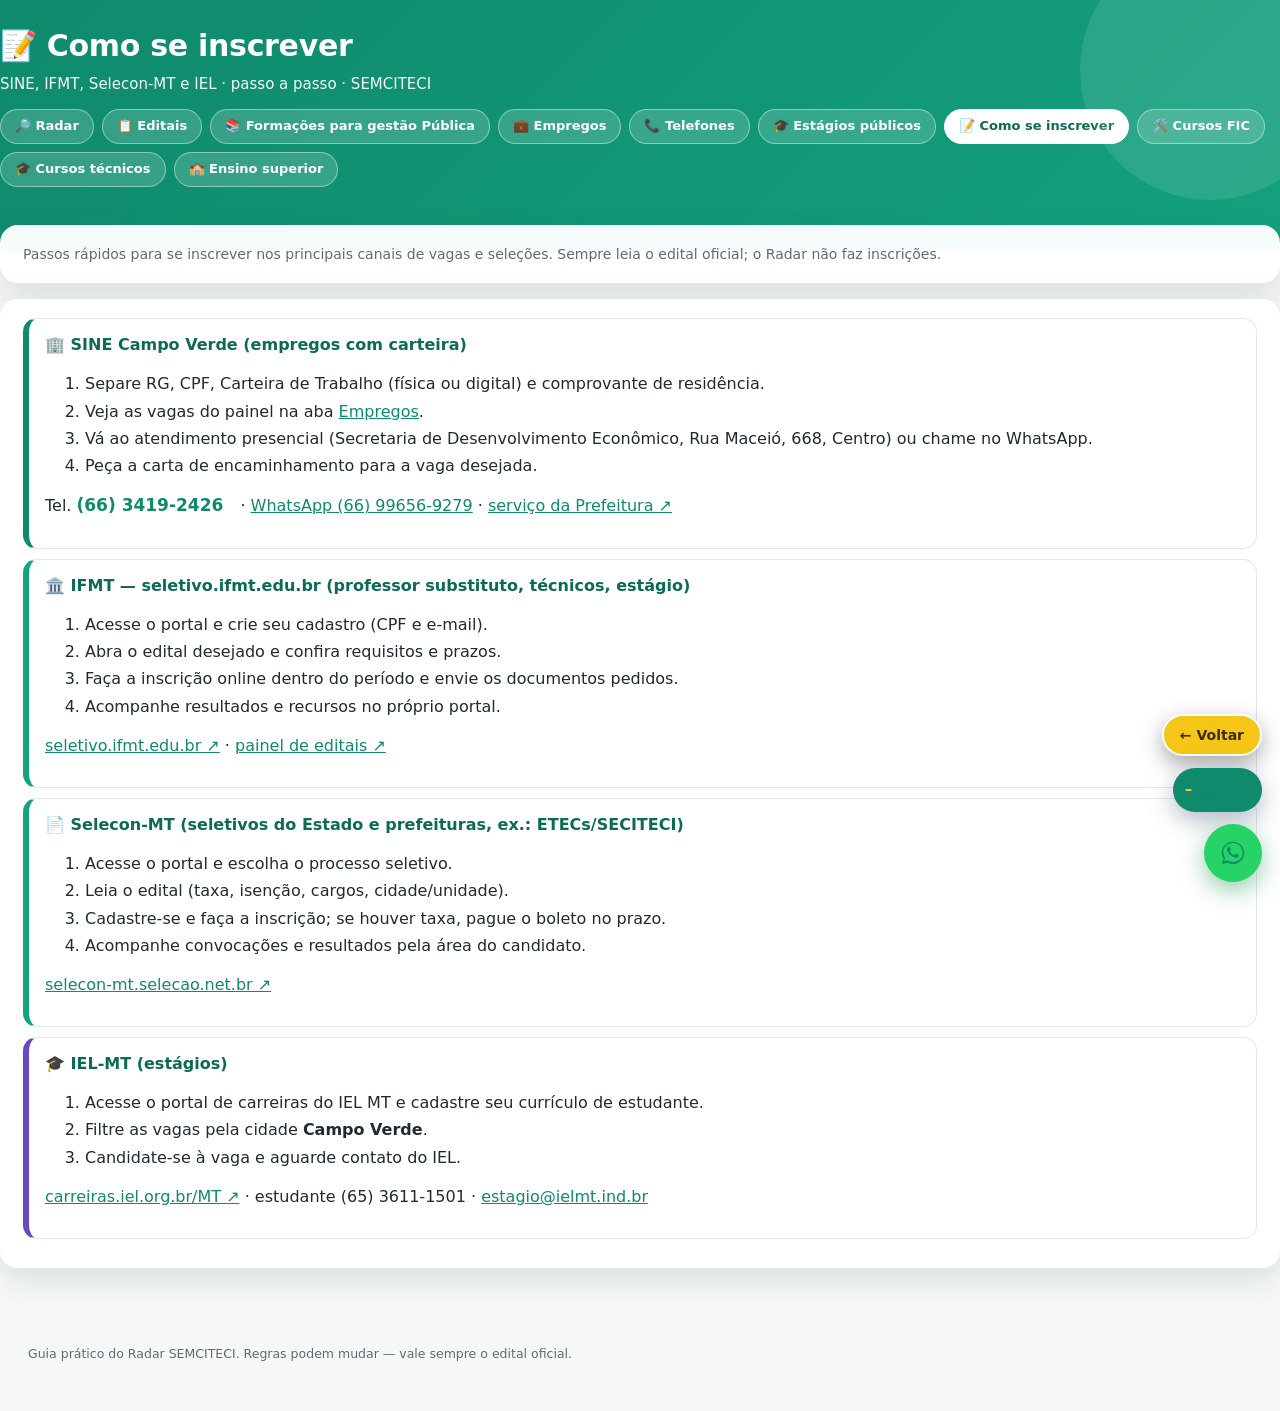
<file: como-se-inscrever.html>
<!DOCTYPE html>
<html lang="pt-BR">
<head>
<meta charset="utf-8">
<meta name="viewport" content="width=device-width, initial-scale=1">
<title>Como se inscrever · Campo Verde – SEMCITECI</title>
<script defer src="https://cloud.umami.is/script.js" data-website-id="8f86e914-4372-4a19-87a1-45985c46d121"></script>
<style>
:root{--azul:#0f8a6c;--azul2:#14a37f;--verde:#0f8a6c;--laranja:#f28c28;--cinza:#5d6b76;--fundo:#f6f8f7;--branco:#fff;--borda:#e3e8ec;--texto:#1f2a33;--ambar:#b7791f}
*{box-sizing:border-box}html,body{margin:0;padding:0}
body{font-family:"Segoe UI",system-ui,-apple-system,Roboto,Arial,sans-serif;background:var(--fundo);color:var(--texto);font-size:15px;line-height:1.45}
a{color:var(--azul2)}
header.topo{background:linear-gradient(135deg,#0f8a6c 0%,#14a37f 55%,#f2a33a 130%);color:#fff;padding:18px clamp(16px,3vw,36px) 16px}
header.topo h1{margin:0;font-size:22px;font-weight:600}
header.topo .sub{margin-top:4px;font-size:13.5px;opacity:.9}
.nav-abas{display:flex;flex-wrap:wrap;gap:8px;margin-top:12px}
.nav-abas a{color:#fff;text-decoration:none;font-size:13px;font-weight:600;padding:6px 12px;border-radius:999px;border:1px solid rgba(255,255,255,.35);background:rgba(255,255,255,.12)}
.nav-abas a:hover{background:rgba(255,255,255,.22)}
.nav-abas a.ativa{background:#fff;color:#0b6b54}
main{max-width:none;width:100%;margin:-40px auto 0;padding:0 clamp(20px,4vw,48px) 48px;box-sizing:border-box;position:relative;z-index:2}
.aviso{background:#fff8e6;border:1px solid #ecc98b;border-radius:10px;padding:12px 14px;margin-bottom:14px;font-size:14px;color:#7a5210}
.intro{background:var(--branco);border:1px solid var(--borda);border-radius:10px;padding:14px 16px;margin-bottom:14px;font-size:14px;color:var(--cinza)}
.bloco{margin-bottom:22px}
.bloco h2{margin:0 0 10px;font-size:17px;color:var(--azul)}
.card{background:var(--branco);border:1px solid var(--borda);border-radius:10px;padding:14px 16px;margin-bottom:10px;border-left:6px solid var(--azul2)}
.card.sine{border-left-color:var(--verde)}
.card.aprend{border-left-color:var(--laranja)}
.card.est{border-left-color:#6b46c1}
.card h3{margin:0 0 6px;font-size:16px;color:var(--azul)}
.meta{display:grid;grid-template-columns:repeat(auto-fit,minmax(140px,1fr));gap:6px 14px;font-size:13.5px;margin:8px 0}
.meta .r{font-size:11px;text-transform:uppercase;letter-spacing:.3px;color:var(--cinza)}
.selo{display:inline-block;font-size:12px;padding:2px 8px;border-radius:999px;border:1px solid var(--borda);background:#f7f9fb;margin:0 4px 4px 0}
.selo.n{background:#e7f4ec;border-color:#a7d3b8;color:#1f5e3a;font-weight:700}
table{width:100%;border-collapse:collapse;font-size:14px;background:#fff;border:1px solid var(--borda);border-radius:10px;overflow:hidden}
th,td{padding:8px 10px;border-bottom:1px solid var(--borda);text-align:left}
th{background:#eef2f7;font-size:12px;text-transform:uppercase;color:var(--cinza)}
td.num{text-align:right;font-weight:700;white-space:nowrap}
footer{max-width:none;width:100%;margin:0 auto;padding:0 clamp(16px,3vw,36px) 30px;font-size:12.5px;color:var(--cinza);box-sizing:border-box}
.flutuantes{position:fixed;right:18px;bottom:18px;z-index:60;display:flex;flex-direction:column;align-items:flex-end;gap:10px}
.visita-flutua{display:inline-flex;align-items:center;gap:6px;background:#0f8a6c;color:#fff;text-decoration:none;border-radius:999px;padding:8px 12px;font-size:12.5px;font-weight:600;box-shadow:0 8px 24px rgba(31,58,95,.35)}
.visita-flutua .n{font-size:15px;font-weight:800;color:#f5c518}
.visita-flutua .rot{opacity:.92;font-weight:500;font-size:11.5px;line-height:1.2}
.zap-flutua{width:58px;height:58px;border-radius:50%;background:#25d366;color:#fff;display:grid;place-items:center;box-shadow:0 8px 24px rgba(18,140,70,.45);text-decoration:none}
@media (max-width:640px){header.topo{padding:14px 16px}header.topo h1{font-size:18px}.flutuantes{right:14px;bottom:14px}}
.tel{font-size:17px;font-weight:700;color:var(--verde);text-decoration:none;margin-right:12px;white-space:nowrap}
.end{font-size:13px;color:var(--cinza)}
.fonte{font-size:12px;color:var(--cinza);margin-top:4px}
.card.emerg{border-left-color:#c53030}
.card.saude{border-left-color:var(--verde)}
/* RADAR_FULLBLEED */

/* full-bleed shell aligned with home */
header.topo{background:linear-gradient(135deg,#0f8a6c 0%,#14a37f 55%,#f2a33a 130%)!important;color:#fff;padding:22px clamp(16px,3vw,36px) 56px!important;position:relative;overflow:hidden}
header.topo:after{content:"";position:absolute;right:-50px;top:-50px;width:220px;height:220px;border-radius:50%;background:rgba(255,255,255,.08);pointer-events:none}
header.topo h1{font-size:26px!important;letter-spacing:-.2px}
header.topo .sub{font-size:14.5px!important;opacity:.95}
.nav-abas a{border-color:rgba(255,255,255,.4)!important;background:rgba(255,255,255,.14)!important}
.nav-abas a.ativa{background:#fff!important;color:#0b6b54!important}
main{max-width:none!important;width:100%!important;margin:-36px auto 0!important;padding:0 clamp(16px,3vw,36px) 40px!important;position:relative;z-index:2;box-sizing:border-box}
main > .aviso,main > .intro,main > .bloco,main > section{background:rgba(255,255,255,.96);backdrop-filter:blur(10px);-webkit-backdrop-filter:blur(10px);border:1px solid rgba(255,255,255,.75);box-shadow:0 10px 28px rgba(20,60,40,.10);border-radius:16px;padding:16px 18px;margin-bottom:14px}
main > .aviso{background:#fff8e6;border-color:#ecc98b}
main > .bloco{padding:16px 18px}
main > .bloco h2{margin-top:0}
footer{max-width:none!important;width:100%!important;padding:0 clamp(16px,3vw,36px) 30px!important;box-sizing:border-box}
table{width:100%!important}
.card{width:100%;box-sizing:border-box}
body{font-size:16px!important;background:#f6f8f7!important}

</style>
<link rel="stylesheet" href="radar-fx.css?v=7">
<style>.cv-bloco{border:3px solid #1b8a3a;background:#e8f6ec;border-radius:14px;padding:12px;margin:0 0 18px}.cv-bloco h2{color:#0f5f27}.cv-bloco .card{border-left:6px solid #1b8a3a}.selo-cv{background:#1b8a3a;color:#fff;border-radius:999px;padding:2px 9px;font-size:12px;font-weight:700;margin-right:4px}ol.passos li{margin:4px 0}</style>
<style id="voltar-css">.flutuantes{position:fixed!important;right:18px!important;bottom:18px!important;z-index:100010!important;display:flex!important;flex-direction:column!important;align-items:flex-end!important;gap:12px!important}.flutuantes .zap-flutua{position:static!important;right:auto!important;bottom:auto!important}a.btn-voltar,.btn-voltar{position:static!important;display:inline-flex!important;visibility:visible!important;opacity:1!important;align-items:center!important;gap:6px!important;background:#f5c518!important;background-image:none!important;color:#3a2e00!important;-webkit-text-fill-color:#3a2e00!important;border:2px solid #fff!important;text-decoration:none!important;font:700 14px system-ui,sans-serif!important;padding:11px 16px!important;border-radius:999px!important;box-shadow:0 8px 22px rgba(0,0,0,.35)!important;white-space:nowrap!important;pointer-events:auto!important;margin:0!important}a.btn-voltar:hover,.btn-voltar:hover{background:#ffe566!important;color:#3a2e00!important;-webkit-text-fill-color:#3a2e00!important}@media(max-width:640px){.flutuantes{right:14px!important;bottom:14px!important}}</style>
</head>
<body>
<header class="topo">
<h1>📝 Como se inscrever</h1>
  <div class="sub">SINE, IFMT, Selecon-MT e IEL · passo a passo · SEMCITECI</div>
  <nav class="nav-abas" aria-label="Abas do Radar">
    <a href="index.html">🔎 Radar</a>
    <a href="editais.html">📋 Editais</a>
    <a href="formacoes.html">📚 Formações para gestão Pública</a>
    <a href="empregos.html">💼 Empregos</a>
    <a href="telefones.html">📞 Telefones</a>
    <a href="estagios-publicos.html">🎓 Estágios públicos</a>
    <a class="ativa" href="como-se-inscrever.html">📝 Como se inscrever</a>
    <a href="cursos-fic.html">🛠️ Cursos FIC</a>
    <a href="cursos-tecnicos.html">🎓 Cursos técnicos</a>
    <a href="ensino-superior.html">🏫 Ensino superior</a>
  </nav>
</header>
<main>
  <p class="intro">Passos rápidos para se inscrever nos principais canais de vagas e seleções. Sempre leia o edital oficial; o Radar não faz inscrições.</p>
  <section class="bloco">
    <div class="card sine"><h3>🏢 SINE Campo Verde (empregos com carteira)</h3><ol class="passos"><li>Separe RG, CPF, Carteira de Trabalho (física ou digital) e comprovante de residência.</li><li>Veja as vagas do painel na aba <a href="empregos.html">Empregos</a>.</li><li>Vá ao atendimento presencial (Secretaria de Desenvolvimento Econômico, Rua Maceió, 668, Centro) ou chame no WhatsApp.</li><li>Peça a carta de encaminhamento para a vaga desejada.</li></ol><p>Tel. <a class="tel" href="tel:+556634192426">(66) 3419-2426</a> · <a href="https://wa.me/5566996569279" target="_blank" rel="noopener">WhatsApp (66) 99656-9279</a> · <a href="https://campoverde.servicos.pentagono.info/index/servico/t/empresa/c/60/d/desenvolvimento-economico/s/486/sine" target="_blank" rel="noopener">serviço da Prefeitura ↗</a></p></div>
    <div class="card"><h3>🏛️ IFMT — seletivo.ifmt.edu.br (professor substituto, técnicos, estágio)</h3><ol class="passos"><li>Acesse o portal e crie seu cadastro (CPF e e-mail).</li><li>Abra o edital desejado e confira requisitos e prazos.</li><li>Faça a inscrição online dentro do período e envie os documentos pedidos.</li><li>Acompanhe resultados e recursos no próprio portal.</li></ol><p><a href="https://seletivo.ifmt.edu.br/" target="_blank" rel="noopener">seletivo.ifmt.edu.br ↗</a> · <a href="https://ifmt.edu.br/painel-de-editais/" target="_blank" rel="noopener">painel de editais ↗</a></p></div>
    <div class="card"><h3>📄 Selecon-MT (seletivos do Estado e prefeituras, ex.: ETECs/SECITECI)</h3><ol class="passos"><li>Acesse o portal e escolha o processo seletivo.</li><li>Leia o edital (taxa, isenção, cargos, cidade/unidade).</li><li>Cadastre-se e faça a inscrição; se houver taxa, pague o boleto no prazo.</li><li>Acompanhe convocações e resultados pela área do candidato.</li></ol><p><a href="https://selecon-mt.selecao.net.br/" target="_blank" rel="noopener">selecon-mt.selecao.net.br ↗</a></p></div>
    <div class="card est"><h3>🎓 IEL-MT (estágios)</h3><ol class="passos"><li>Acesse o portal de carreiras do IEL MT e cadastre seu currículo de estudante.</li><li>Filtre as vagas pela cidade <b>Campo Verde</b>.</li><li>Candidate-se à vaga e aguarde contato do IEL.</li></ol><p><a href="https://carreiras.iel.org.br/MT" target="_blank" rel="noopener">carreiras.iel.org.br/MT ↗</a> · estudante (65) 3611-1501 · <a href="mailto:estagio@ielmt.ind.br">estagio@ielmt.ind.br</a></p></div>
  </section>
</main>
<footer>
  <p>Guia prático do Radar SEMCITECI. Regras podem mudar — vale sempre o edital oficial.</p>
</footer>
<div class="flutuantes">
<a class="btn-voltar" href="index.html" aria-label="Voltar para o Radar">← Voltar</a>
  <a class="visita-flutua" href="https://cloud.umami.is/share/7hVTdO6MIDLnGNvM" target="_blank" rel="noopener noreferrer" title="Ver estatísticas públicas" aria-label="Visitas ao Radar"><span class="n" id="visitaNum">–</span><span class="rot">visitas<br>no Radar</span></a>
  <a class="zap-flutua" href="https://wa.me/556692629903?text=Ol%C3%A1%2C%20vim%20pelo%20Radar%20de%20Oportunidades%20e%20gostaria%20de%20falar%20com%20a%20SEMCITECI." target="_blank" rel="noopener" aria-label="Fale com a SEMCITECI pelo WhatsApp" title="Fale com a SEMCITECI"><svg width="28" height="28" viewBox="0 0 32 32" aria-hidden="true"><path fill="currentColor" d="M16 3C9 3 3.3 8.7 3.3 15.7c0 2.5.7 4.9 2 7L3 29l6.5-2.1c2 1.1 4.2 1.7 6.5 1.7 7 0 12.7-5.7 12.7-12.7S23 3 16 3zm0 23.2c-2.1 0-4.1-.6-5.9-1.7l-.4-.3-3.9 1.3 1.3-3.8-.3-.4c-1.2-1.8-1.9-3.9-1.9-6.1C4.9 9.6 9.9 4.7 16 4.7s11.1 5 11.1 11.1S22.1 26.2 16 26.2zm6.1-8.3c-.3-.2-2-1-2.3-1.1-.3-.1-.5-.2-.8.2-.2.3-.9 1.1-1.1 1.3-.2.2-.4.3-.7.1-.3-.2-1.4-.5-2.7-1.7-1-.9-1.7-2-1.9-2.3-.2-.3 0-.5.1-.7l.5-.6c.2-.2.2-.4.3-.6.1-.2 0-.5 0-.6l-1-2.5c-.3-.7-.5-.6-.8-.6h-.6c-.2 0-.6.1-.9.4-.3.3-1.2 1.1-1.2 2.8s1.2 3.2 1.4 3.5c.2.2 2.4 3.6 5.8 5 .8.3 1.4.5 1.9.7.8.3 1.5.2 2.1.1.6-.1 2-.8 2.2-1.6.3-.8.3-1.4.2-1.6-.1-.1-.3-.2-.6-.3z"/></svg></a>
</div>
<script>
(function(){
  var SHARE='7hVTdO6MIDLnGNvM',WID='8f86e914-4372-4a19-87a1-45985c46d121',BASE='https://cloud.umami.is/analytics/us/api',el=document.getElementById('visitaNum');
  if(el){ fetch(BASE+'/share/'+SHARE).then(function(r){return r.json();}).then(function(s){return fetch(BASE+'/websites/'+WID+'/stats?startAt=0&endAt='+Date.now(),{headers:{'x-umami-share-token':s.token,'x-umami-share-context':SHARE}}).then(function(r){return r.json();});}).then(function(st){if(st&&st.visitors!=null)el.textContent=Number(st.visitors).toLocaleString('pt-BR');}).catch(function(){}); }
})();
</script>
<script defer src="radar-fx.js?v=2"></script>
</body>
</html>
</file>
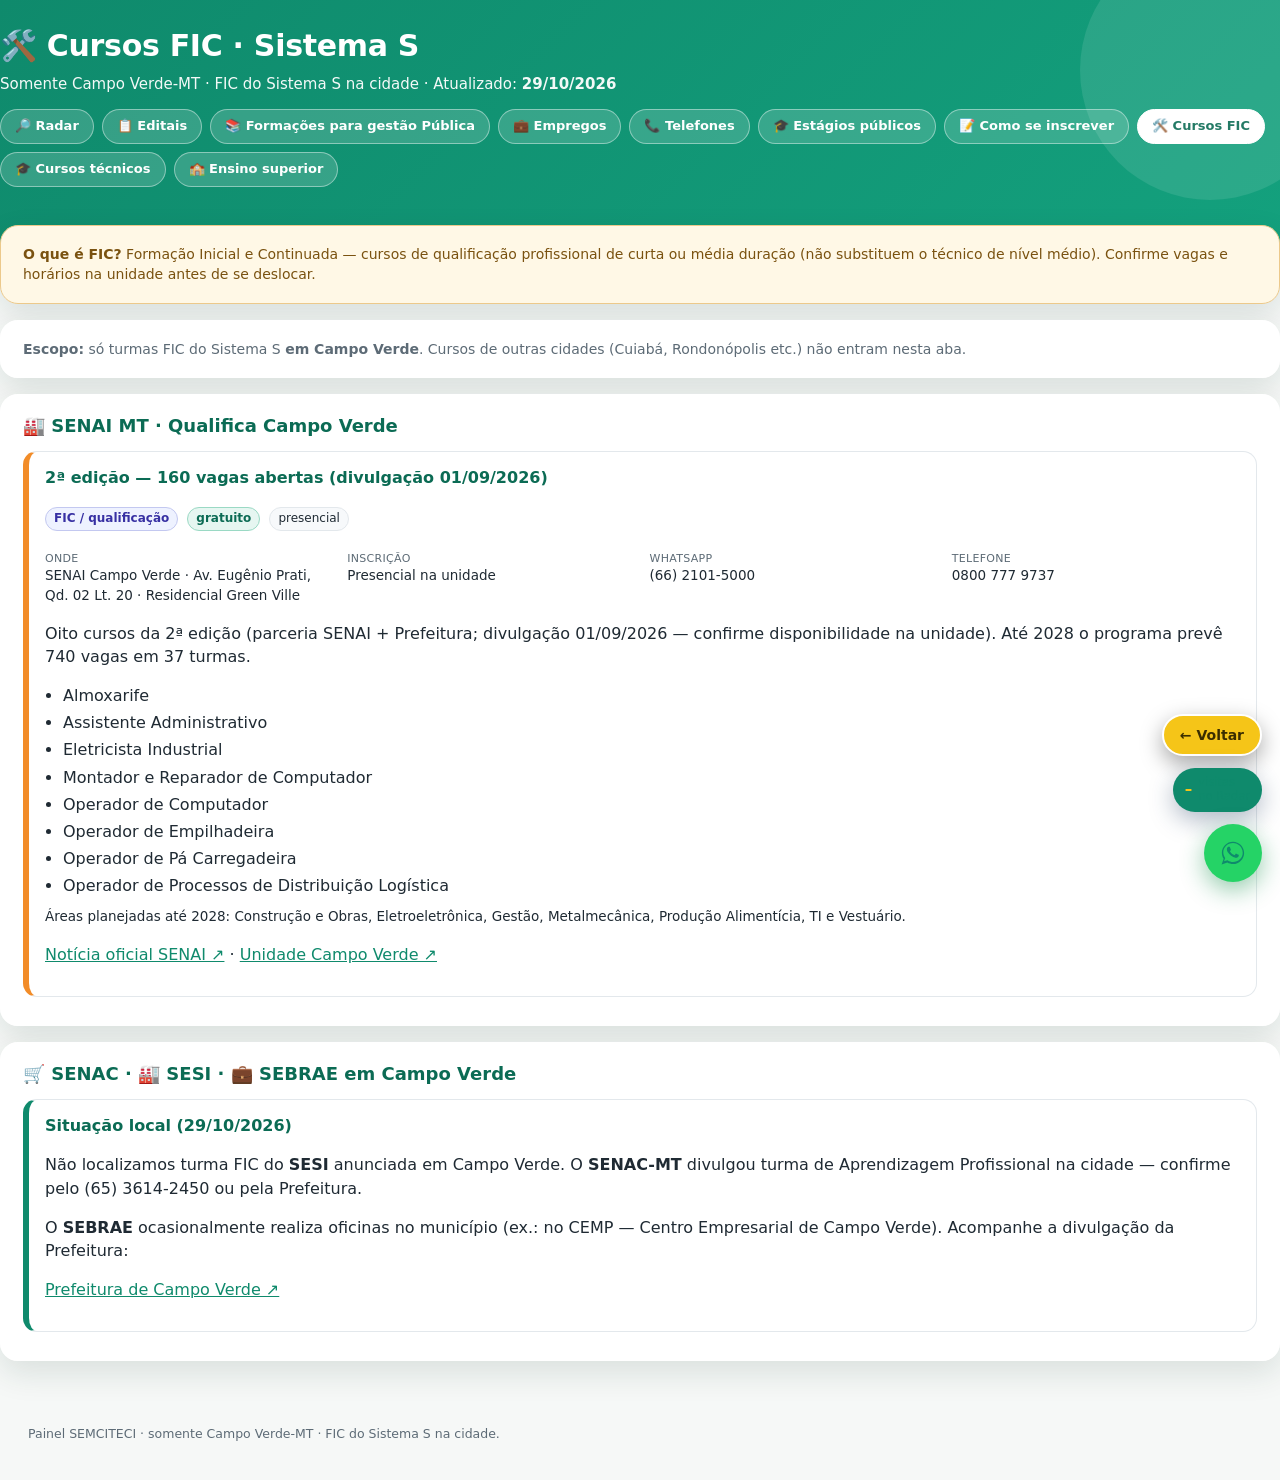
<file: cursos-fic.html>
<!DOCTYPE html>
<html lang="pt-BR">
<head>
<meta charset="utf-8">
<meta name="viewport" content="width=device-width, initial-scale=1">
<title>Cursos FIC · Sistema S Campo Verde – SEMCITECI</title>
<script defer src="https://cloud.umami.is/script.js" data-website-id="8f86e914-4372-4a19-87a1-45985c46d121"></script>
<style>
:root{--azul:#0f8a6c;--azul2:#14a37f;--verde:#0f8a6c;--laranja:#f28c28;--cinza:#5d6b76;--fundo:#f6f8f7;--branco:#fff;--borda:#e3e8ec;--texto:#1f2a33}
*{box-sizing:border-box}html,body{margin:0;padding:0}
body{font-family:"Segoe UI",system-ui,-apple-system,Roboto,Arial,sans-serif;background:var(--fundo);color:var(--texto);font-size:15px;line-height:1.45}
a{color:var(--azul2)}
header.topo{background:linear-gradient(135deg,#0f8a6c 0%,#14a37f 55%,#f2a33a 130%);color:#fff;padding:18px clamp(16px,3vw,36px) 16px}
header.topo h1{margin:0;font-size:22px;font-weight:600}
header.topo .sub{margin-top:4px;font-size:13.5px;opacity:.9}
.nav-abas{display:flex;flex-wrap:wrap;gap:8px;margin-top:12px}
.nav-abas a{color:#fff;text-decoration:none;font-size:13px;font-weight:600;padding:6px 12px;border-radius:999px;border:1px solid rgba(255,255,255,.35);background:rgba(255,255,255,.12)}
.nav-abas a:hover{background:rgba(255,255,255,.22)}
.nav-abas a.ativa{background:#fff;color:#0b6b54}
main{max-width:none;width:100%;margin:-40px auto 0;padding:0 clamp(20px,4vw,48px) 48px;box-sizing:border-box;position:relative;z-index:2}
.aviso{background:#fff8e6;border:1px solid #ecc98b;border-radius:10px;padding:12px 14px;margin-bottom:14px;font-size:14px;color:#7a5210}
.intro{background:var(--branco);border:1px solid var(--borda);border-radius:10px;padding:14px 16px;margin-bottom:14px;font-size:14px;color:var(--cinza)}
.bloco{margin-bottom:22px}
.bloco h2{margin:0 0 10px;font-size:17px;color:var(--azul)}
.card{background:var(--branco);border:1px solid var(--borda);border-radius:10px;padding:14px 16px;margin-bottom:10px;border-left:6px solid var(--azul2)}
.card.senai{border-left-color:var(--laranja)}
.card.outros{border-left-color:var(--verde)}
.card h3{margin:0 0 6px;font-size:16px;color:var(--azul)}
.meta{display:grid;grid-template-columns:repeat(auto-fit,minmax(140px,1fr));gap:6px 14px;font-size:13.5px;margin:8px 0}
.meta .r{font-size:11px;text-transform:uppercase;letter-spacing:.3px;color:var(--cinza)}
.selo{display:inline-block;font-size:12px;padding:2px 8px;border-radius:999px;border:1px solid var(--borda);background:#f7f9fb;margin:0 4px 4px 0}
.selo.ok{background:#e7f4ec;border-color:#a7d3b8;color:#1f5e3a;font-weight:700}
.selo.fic{background:#eef2ff;border-color:#c3c8f0;color:#3730a3;font-weight:700}
ul.cursos{margin:8px 0 0;padding-left:18px}
ul.cursos li{margin:4px 0}
footer{max-width:none;width:100%;margin:0 auto;padding:0 clamp(16px,3vw,36px) 30px;font-size:12.5px;color:var(--cinza);box-sizing:border-box}
.flutuantes{position:fixed;right:18px;bottom:18px;z-index:60;display:flex;flex-direction:column;align-items:flex-end;gap:10px}
.visita-flutua{display:inline-flex;align-items:center;gap:6px;background:#0f8a6c;color:#fff;text-decoration:none;border-radius:999px;padding:8px 12px;font-size:12.5px;font-weight:600;box-shadow:0 8px 24px rgba(31,58,95,.35)}
.visita-flutua .n{font-size:15px;font-weight:800;color:#f5c518}
.visita-flutua .rot{opacity:.92;font-weight:500;font-size:11.5px;line-height:1.2}
.zap-flutua{width:58px;height:58px;border-radius:50%;background:#25d366;color:#fff;display:grid;place-items:center;box-shadow:0 8px 24px rgba(18,140,70,.45);text-decoration:none}
@media (max-width:640px){header.topo{padding:14px 16px}header.topo h1{font-size:18px}.flutuantes{right:14px;bottom:14px}}
/* RADAR_FULLBLEED */

/* full-bleed shell aligned with home */
header.topo{background:linear-gradient(135deg,#0f8a6c 0%,#14a37f 55%,#f2a33a 130%)!important;color:#fff;padding:22px clamp(16px,3vw,36px) 56px!important;position:relative;overflow:hidden}
header.topo:after{content:"";position:absolute;right:-50px;top:-50px;width:220px;height:220px;border-radius:50%;background:rgba(255,255,255,.08);pointer-events:none}
header.topo h1{font-size:26px!important;letter-spacing:-.2px}
header.topo .sub{font-size:14.5px!important;opacity:.95}
.nav-abas a{border-color:rgba(255,255,255,.4)!important;background:rgba(255,255,255,.14)!important}
.nav-abas a.ativa{background:#fff!important;color:#0b6b54!important}
main{max-width:none!important;width:100%!important;margin:-36px auto 0!important;padding:0 clamp(16px,3vw,36px) 40px!important;position:relative;z-index:2;box-sizing:border-box}
main > .aviso,main > .intro,main > .bloco,main > section{background:rgba(255,255,255,.96);backdrop-filter:blur(10px);-webkit-backdrop-filter:blur(10px);border:1px solid rgba(255,255,255,.75);box-shadow:0 10px 28px rgba(20,60,40,.10);border-radius:16px;padding:16px 18px;margin-bottom:14px}
main > .aviso{background:#fff8e6;border-color:#ecc98b}
main > .bloco{padding:16px 18px}
main > .bloco h2{margin-top:0}
footer{max-width:none!important;width:100%!important;padding:0 clamp(16px,3vw,36px) 30px!important;box-sizing:border-box}
table{width:100%!important}
.card{width:100%;box-sizing:border-box}
body{font-size:16px!important;background:#f6f8f7!important}

</style>
<link rel="stylesheet" href="radar-fx.css?v=7">
<style id="voltar-css">.flutuantes{position:fixed!important;right:18px!important;bottom:18px!important;z-index:100010!important;display:flex!important;flex-direction:column!important;align-items:flex-end!important;gap:12px!important}.flutuantes .zap-flutua{position:static!important;right:auto!important;bottom:auto!important}a.btn-voltar,.btn-voltar{position:static!important;display:inline-flex!important;visibility:visible!important;opacity:1!important;align-items:center!important;gap:6px!important;background:#f5c518!important;background-image:none!important;color:#3a2e00!important;-webkit-text-fill-color:#3a2e00!important;border:2px solid #fff!important;text-decoration:none!important;font:700 14px system-ui,sans-serif!important;padding:11px 16px!important;border-radius:999px!important;box-shadow:0 8px 22px rgba(0,0,0,.35)!important;white-space:nowrap!important;pointer-events:auto!important;margin:0!important}a.btn-voltar:hover,.btn-voltar:hover{background:#ffe566!important;color:#3a2e00!important;-webkit-text-fill-color:#3a2e00!important}@media(max-width:640px){.flutuantes{right:14px!important;bottom:14px!important}}</style>
</head>
<body>
<header class="topo">
<h1>🛠️ Cursos FIC · Sistema S</h1>
  <div class="sub">Somente Campo Verde-MT · FIC do Sistema S na cidade · Atualizado: <b>29/10/2026</b></div>
  <nav class="nav-abas" aria-label="Abas do Radar">
    <a href="index.html">🔎 Radar</a>
    <a href="editais.html">📋 Editais</a>
    <a href="formacoes.html">📚 Formações para gestão Pública</a>
    <a href="empregos.html">💼 Empregos</a>
    <a href="telefones.html">📞 Telefones</a>
    <a href="estagios-publicos.html">🎓 Estágios públicos</a>
    <a href="como-se-inscrever.html">📝 Como se inscrever</a>
    <a class="ativa" href="cursos-fic.html">🛠️ Cursos FIC</a>
    <a href="cursos-tecnicos.html">🎓 Cursos técnicos</a>
    <a href="ensino-superior.html">🏫 Ensino superior</a>
  </nav>
</header>
<main>
  <p class="aviso"><b>O que é FIC?</b> Formação Inicial e Continuada — cursos de qualificação profissional de curta ou média duração (não substituem o técnico de nível médio). Confirme vagas e horários na unidade antes de se deslocar.</p>
  <p class="intro"><b>Escopo:</b> só turmas FIC do Sistema S <b>em Campo Verde</b>. Cursos de outras cidades (Cuiabá, Rondonópolis etc.) não entram nesta aba.</p>

  <section class="bloco">
    <h2>🏭 SENAI MT · Qualifica Campo Verde</h2>
    <div class="card senai">
      <h3>2ª edição — 160 vagas abertas (divulgação 01/09/2026)</h3>
      <p><span class="selo fic">FIC / qualificação</span> <span class="selo ok">gratuito</span> <span class="selo">presencial</span></p>
      <div class="meta">
        <div><div class="r">Onde</div>SENAI Campo Verde · Av. Eugênio Prati, Qd. 02 Lt. 20 · Residencial Green Ville</div>
        <div><div class="r">Inscrição</div>Presencial na unidade</div>
        <div><div class="r">WhatsApp</div>(66) 2101-5000</div>
        <div><div class="r">Telefone</div>0800 777 9737</div>
      </div>
      <p>Oito cursos da 2ª edição (parceria SENAI + Prefeitura; divulgação 01/09/2026 — confirme disponibilidade na unidade). Até 2028 o programa prevê 740 vagas em 37 turmas.</p>
      <ul class="cursos">
        <li>Almoxarife</li>
        <li>Assistente Administrativo</li>
        <li>Eletricista Industrial</li>
        <li>Montador e Reparador de Computador</li>
        <li>Operador de Computador</li>
        <li>Operador de Empilhadeira</li>
        <li>Operador de Pá Carregadeira</li>
        <li>Operador de Processos de Distribuição Logística</li>
      </ul>
      <p style="margin-top:10px;font-size:13.5px">Áreas planejadas até 2028: Construção e Obras, Eletroeletrônica, Gestão, Metalmecânica, Produção Alimentícia, TI e Vestuário.</p>
      <p><a href="https://senaimt.ind.br/noticias/6686/qualifica-campo-verde-oferece-740-vagas-gratuitas-e-prepara-profissionais-para-novo-ciclo-de-crescimento" target="_blank" rel="noopener">Notícia oficial SENAI ↗</a> · <a href="https://senaimt.ind.br/unidades/4317/campo-verde" target="_blank" rel="noopener">Unidade Campo Verde ↗</a></p>
    </div>
  </section>

  <section class="bloco">
    <h2>🛒 SENAC · 🏭 SESI · 💼 SEBRAE em Campo Verde</h2>
    <div class="card outros">
      <h3>Situação local (29/10/2026)</h3>
      <p>Não localizamos turma FIC do <b>SESI</b> anunciada em Campo Verde. O <b>SENAC-MT</b> divulgou turma de Aprendizagem Profissional na cidade — confirme pelo (65) 3614-2450 ou pela Prefeitura.</p>
      <p>O <b>SEBRAE</b> ocasionalmente realiza oficinas no município (ex.: no CEMP — Centro Empresarial de Campo Verde). Acompanhe a divulgação da Prefeitura:</p>
      <p><a href="https://campoverde.mt.gov.br/" target="_blank" rel="noopener">Prefeitura de Campo Verde ↗</a></p>
    </div>
  </section>
</main>
<footer>
  Painel SEMCITECI · somente Campo Verde-MT · FIC do Sistema S na cidade.
</footer>
<div class="flutuantes">
<a class="btn-voltar" href="index.html" aria-label="Voltar para o Radar">← Voltar</a>
  <a class="visita-flutua" href="https://cloud.umami.is/share/7hVTdO6MIDLnGNvM" target="_blank" rel="noopener noreferrer" title="Ver estatísticas públicas" aria-label="Visitas ao Radar"><span class="n" id="visitaNum">–</span><span class="rot">visitas<br>no Radar</span></a>
  <a class="zap-flutua" href="https://wa.me/556692629903?text=Ol%C3%A1%2C%20vim%20pelo%20Radar%20de%20Oportunidades%20e%20gostaria%20de%20falar%20com%20a%20SEMCITECI." target="_blank" rel="noopener" aria-label="Fale com a SEMCITECI pelo WhatsApp" title="Fale com a SEMCITECI"><svg width="28" height="28" viewBox="0 0 32 32" aria-hidden="true"><path fill="currentColor" d="M16 3C9 3 3.3 8.7 3.3 15.7c0 2.5.7 4.9 2 7L3 29l6.5-2.1c2 1.1 4.2 1.7 6.5 1.7 7 0 12.7-5.7 12.7-12.7S23 3 16 3zm0 23.2c-2.1 0-4.1-.6-5.9-1.7l-.4-.3-3.9 1.3 1.3-3.8-.3-.4c-1.2-1.8-1.9-3.9-1.9-6.1C4.9 9.6 9.9 4.7 16 4.7s11.1 5 11.1 11.1S22.1 26.2 16 26.2zm6.1-8.3c-.3-.2-2-1-2.3-1.1-.3-.1-.5-.2-.8.2-.2.3-.9 1.1-1.1 1.3-.2.2-.4.3-.7.1-.3-.2-1.4-.5-2.7-1.7-1-.9-1.7-2-1.9-2.3-.2-.3 0-.5.1-.7l.5-.6c.2-.2.2-.4.3-.6.1-.2 0-.5 0-.6l-1-2.5c-.3-.7-.5-.6-.8-.6h-.6c-.2 0-.6.1-.9.4-.3.3-1.2 1.1-1.2 2.8s1.2 3.2 1.4 3.5c.2.2 2.4 3.6 5.8 5 .8.3 1.4.5 1.9.7.8.3 1.5.2 2.1.1.6-.1 2-.8 2.2-1.6.3-.8.3-1.4.2-1.6-.1-.1-.3-.2-.6-.3z"/></svg></a>
</div>
<script>
(function(){
  var SHARE='7hVTdO6MIDLnGNvM',WID='8f86e914-4372-4a19-87a1-45985c46d121',BASE='https://cloud.umami.is/analytics/us/api',el=document.getElementById('visitaNum');
  if(el){ fetch(BASE+'/share/'+SHARE).then(function(r){return r.json();}).then(function(s){return fetch(BASE+'/websites/'+WID+'/stats?startAt=0&endAt='+Date.now(),{headers:{'x-umami-share-token':s.token,'x-umami-share-context':SHARE}}).then(function(r){return r.json();});}).then(function(st){if(st&&st.visitors!=null)el.textContent=Number(st.visitors).toLocaleString('pt-BR');}).catch(function(){}); }
})();
</script>
<script defer src="radar-fx.js?v=2"></script>
</body>
</html>
</file>
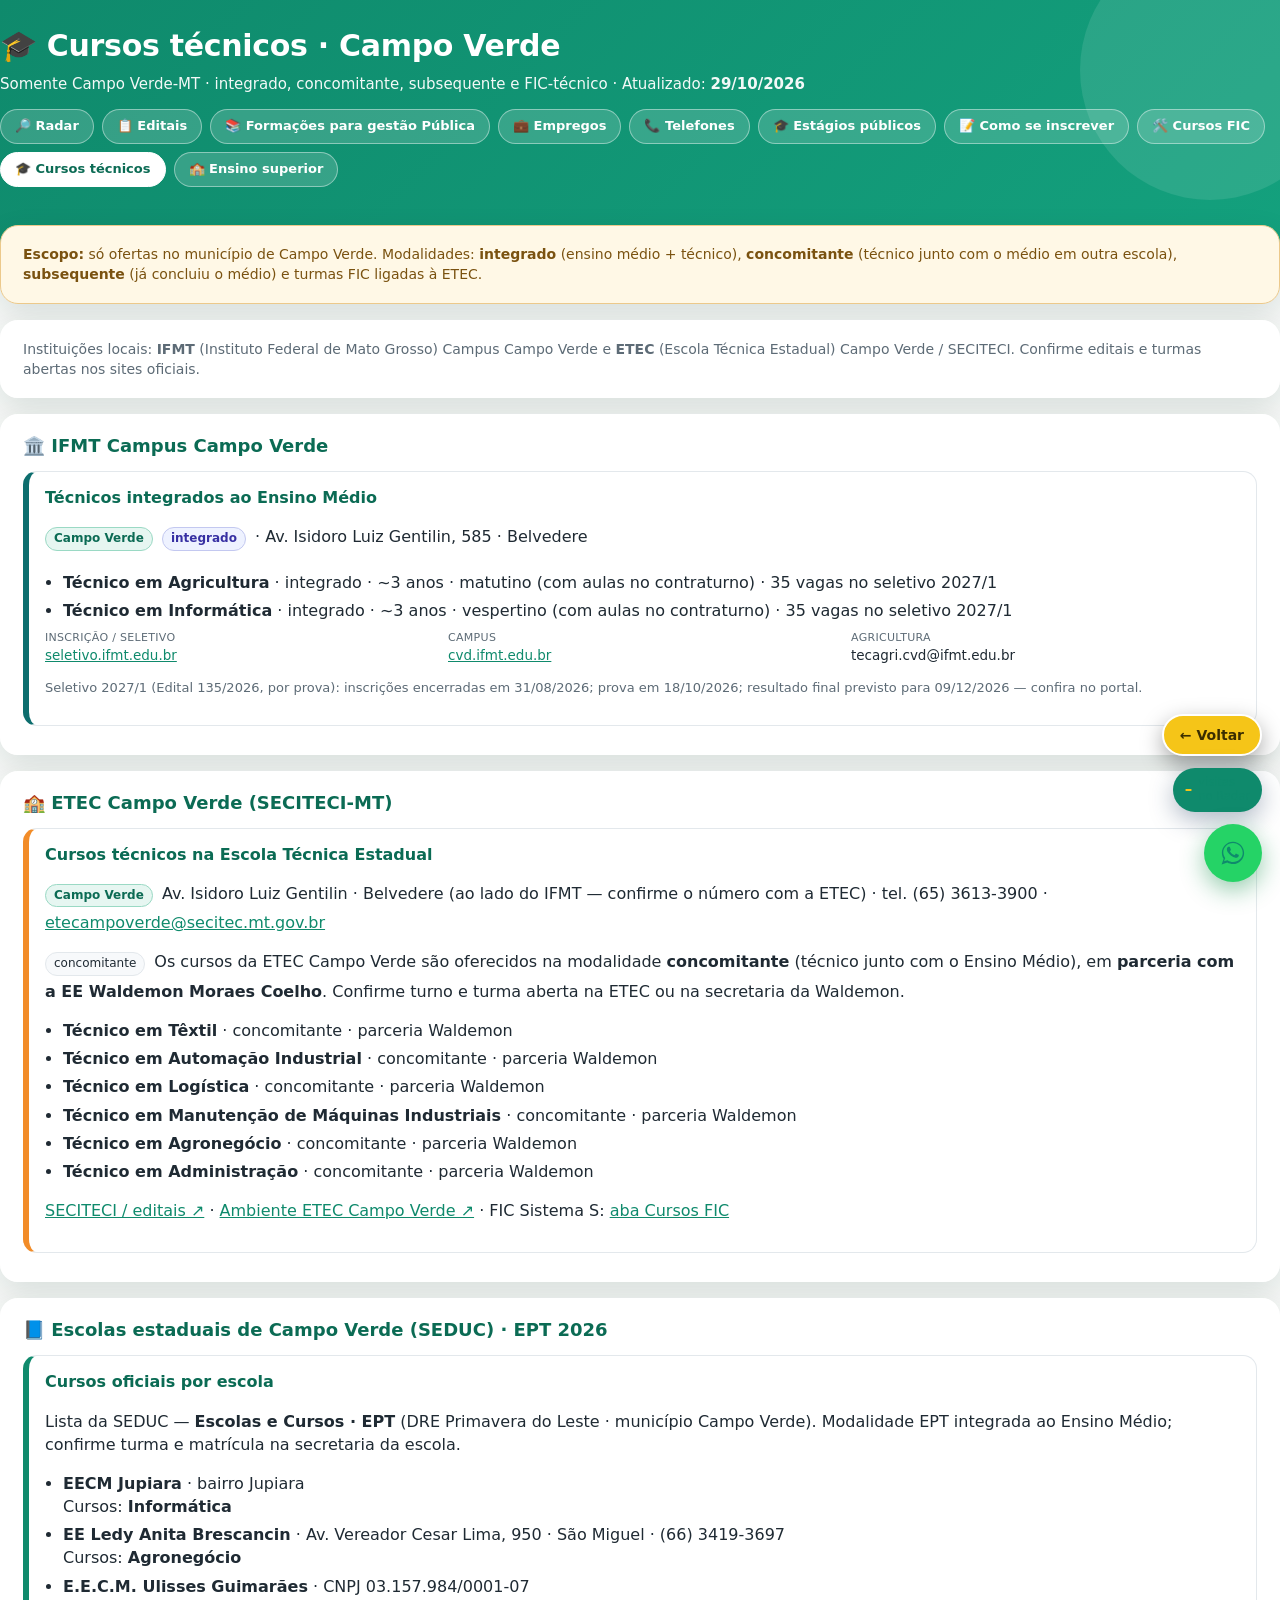
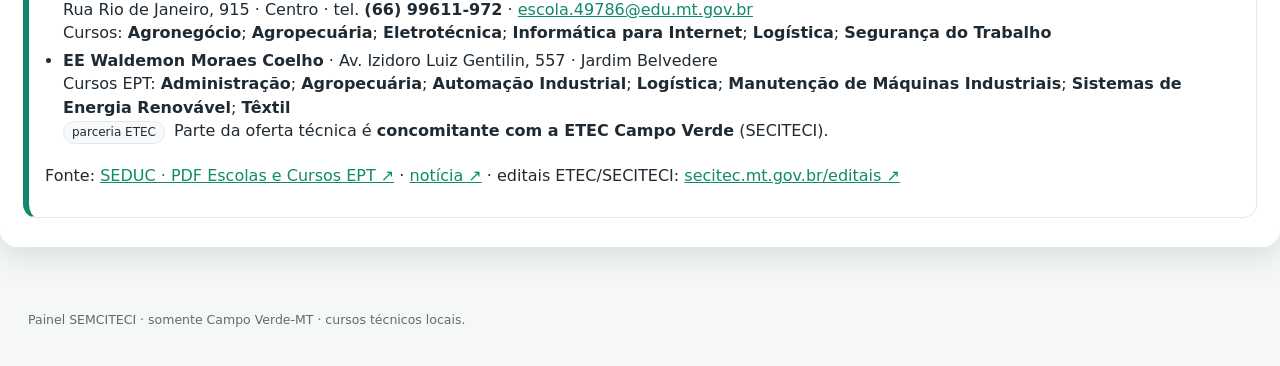
<file: cursos-tecnicos.html>
<!DOCTYPE html>
<html lang="pt-BR">
<head>
<meta charset="utf-8">
<meta name="viewport" content="width=device-width, initial-scale=1">
<title>Cursos técnicos · Campo Verde – SEMCITECI</title>
<script defer src="https://cloud.umami.is/script.js" data-website-id="8f86e914-4372-4a19-87a1-45985c46d121"></script>
<style>
:root{--azul:#0f8a6c;--azul2:#14a37f;--verde:#0f8a6c;--laranja:#f28c28;--cinza:#5d6b76;--fundo:#f6f8f7;--branco:#fff;--borda:#e3e8ec;--texto:#1f2a33}
*{box-sizing:border-box}html,body{margin:0;padding:0}
body{font-family:"Segoe UI",system-ui,-apple-system,Roboto,Arial,sans-serif;background:var(--fundo);color:var(--texto);font-size:15px;line-height:1.45}
a{color:var(--azul2)}
header.topo{background:linear-gradient(135deg,#0f8a6c 0%,#14a37f 55%,#f2a33a 130%);color:#fff;padding:18px clamp(16px,3vw,36px) 16px}
header.topo h1{margin:0;font-size:22px;font-weight:600}
header.topo .sub{margin-top:4px;font-size:13.5px;opacity:.9}
.nav-abas{display:flex;flex-wrap:wrap;gap:8px;margin-top:12px}
.nav-abas a{color:#fff;text-decoration:none;font-size:13px;font-weight:600;padding:6px 12px;border-radius:999px;border:1px solid rgba(255,255,255,.35);background:rgba(255,255,255,.12)}
.nav-abas a:hover{background:rgba(255,255,255,.22)}
.nav-abas a.ativa{background:#fff;color:#0b6b54}
main{max-width:none;width:100%;margin:-40px auto 0;padding:0 clamp(20px,4vw,48px) 48px;box-sizing:border-box;position:relative;z-index:2}
.aviso{background:#fff8e6;border:1px solid #ecc98b;border-radius:10px;padding:12px 14px;margin-bottom:14px;font-size:14px;color:#7a5210}
.intro{background:var(--branco);border:1px solid var(--borda);border-radius:10px;padding:14px 16px;margin-bottom:14px;font-size:14px;color:var(--cinza)}
.bloco{margin-bottom:22px}
.bloco h2{margin:0 0 10px;font-size:17px;color:var(--azul)}
.card{background:var(--branco);border:1px solid var(--borda);border-radius:10px;padding:14px 16px;margin-bottom:10px;border-left:6px solid var(--azul2)}
.card.ifmt{border-left-color:#0d6e6e}
.card.etec{border-left-color:var(--laranja)}
.card.seduc{border-left-color:var(--verde)}
.card.ead{border-left-color:#6b46c1}
.card h3{margin:0 0 6px;font-size:16px;color:var(--azul)}
.meta{display:grid;grid-template-columns:repeat(auto-fit,minmax(140px,1fr));gap:6px 14px;font-size:13.5px;margin:8px 0}
.meta .r{font-size:11px;text-transform:uppercase;letter-spacing:.3px;color:var(--cinza)}
.selo{display:inline-block;font-size:12px;padding:2px 8px;border-radius:999px;border:1px solid var(--borda);background:#f7f9fb;margin:0 4px 4px 0}
.selo.n{background:#e7f4ec;border-color:#a7d3b8;color:#1f5e3a;font-weight:700}
.selo.m{background:#eef2ff;border-color:#c3c8f0;color:#3730a3;font-weight:700}
ul.lista{margin:8px 0 0;padding-left:18px}
ul.lista li{margin:5px 0}
footer{max-width:none;width:100%;margin:0 auto;padding:0 clamp(16px,3vw,36px) 30px;font-size:12.5px;color:var(--cinza);box-sizing:border-box}
.flutuantes{position:fixed;right:18px;bottom:18px;z-index:60;display:flex;flex-direction:column;align-items:flex-end;gap:10px}
.visita-flutua{display:inline-flex;align-items:center;gap:6px;background:#0f8a6c;color:#fff;text-decoration:none;border-radius:999px;padding:8px 12px;font-size:12.5px;font-weight:600;box-shadow:0 8px 24px rgba(31,58,95,.35)}
.visita-flutua .n{font-size:15px;font-weight:800;color:#f5c518}
.visita-flutua .rot{opacity:.92;font-weight:500;font-size:11.5px;line-height:1.2}
.zap-flutua{width:58px;height:58px;border-radius:50%;background:#25d366;color:#fff;display:grid;place-items:center;box-shadow:0 8px 24px rgba(18,140,70,.45);text-decoration:none}
@media (max-width:640px){header.topo{padding:14px 16px}header.topo h1{font-size:18px}.flutuantes{right:14px;bottom:14px}}
/* RADAR_FULLBLEED */

/* full-bleed shell aligned with home */
header.topo{background:linear-gradient(135deg,#0f8a6c 0%,#14a37f 55%,#f2a33a 130%)!important;color:#fff;padding:22px clamp(16px,3vw,36px) 56px!important;position:relative;overflow:hidden}
header.topo:after{content:"";position:absolute;right:-50px;top:-50px;width:220px;height:220px;border-radius:50%;background:rgba(255,255,255,.08);pointer-events:none}
header.topo h1{font-size:26px!important;letter-spacing:-.2px}
header.topo .sub{font-size:14.5px!important;opacity:.95}
.nav-abas a{border-color:rgba(255,255,255,.4)!important;background:rgba(255,255,255,.14)!important}
.nav-abas a.ativa{background:#fff!important;color:#0b6b54!important}
main{max-width:none!important;width:100%!important;margin:-36px auto 0!important;padding:0 clamp(16px,3vw,36px) 40px!important;position:relative;z-index:2;box-sizing:border-box}
main > .aviso,main > .intro,main > .bloco,main > section{background:rgba(255,255,255,.96);backdrop-filter:blur(10px);-webkit-backdrop-filter:blur(10px);border:1px solid rgba(255,255,255,.75);box-shadow:0 10px 28px rgba(20,60,40,.10);border-radius:16px;padding:16px 18px;margin-bottom:14px}
main > .aviso{background:#fff8e6;border-color:#ecc98b}
main > .bloco{padding:16px 18px}
main > .bloco h2{margin-top:0}
footer{max-width:none!important;width:100%!important;padding:0 clamp(16px,3vw,36px) 30px!important;box-sizing:border-box}
table{width:100%!important}
.card{width:100%;box-sizing:border-box}
body{font-size:16px!important;background:#f6f8f7!important}

</style>
<link rel="stylesheet" href="radar-fx.css?v=7">
<style id="voltar-css">.flutuantes{position:fixed!important;right:18px!important;bottom:18px!important;z-index:100010!important;display:flex!important;flex-direction:column!important;align-items:flex-end!important;gap:12px!important}.flutuantes .zap-flutua{position:static!important;right:auto!important;bottom:auto!important}a.btn-voltar,.btn-voltar{position:static!important;display:inline-flex!important;visibility:visible!important;opacity:1!important;align-items:center!important;gap:6px!important;background:#f5c518!important;background-image:none!important;color:#3a2e00!important;-webkit-text-fill-color:#3a2e00!important;border:2px solid #fff!important;text-decoration:none!important;font:700 14px system-ui,sans-serif!important;padding:11px 16px!important;border-radius:999px!important;box-shadow:0 8px 22px rgba(0,0,0,.35)!important;white-space:nowrap!important;pointer-events:auto!important;margin:0!important}a.btn-voltar:hover,.btn-voltar:hover{background:#ffe566!important;color:#3a2e00!important;-webkit-text-fill-color:#3a2e00!important}@media(max-width:640px){.flutuantes{right:14px!important;bottom:14px!important}}</style>
</head>
<body>
<header class="topo">
<h1>🎓 Cursos técnicos · Campo Verde</h1>
  <div class="sub">Somente Campo Verde-MT · integrado, concomitante, subsequente e FIC-técnico · Atualizado: <b>29/10/2026</b></div>
  <nav class="nav-abas" aria-label="Abas do Radar">
    <a href="index.html">🔎 Radar</a>
    <a href="editais.html">📋 Editais</a>
    <a href="formacoes.html">📚 Formações para gestão Pública</a>
    <a href="empregos.html">💼 Empregos</a>
    <a href="telefones.html">📞 Telefones</a>
    <a href="estagios-publicos.html">🎓 Estágios públicos</a>
    <a href="como-se-inscrever.html">📝 Como se inscrever</a>
    <a href="cursos-fic.html">🛠️ Cursos FIC</a>
    <a class="ativa" href="cursos-tecnicos.html">🎓 Cursos técnicos</a>
    <a href="ensino-superior.html">🏫 Ensino superior</a>
  </nav>
</header>
<main>
  <p class="aviso"><b>Escopo:</b> só ofertas no município de Campo Verde. Modalidades: <b>integrado</b> (ensino médio + técnico), <b>concomitante</b> (técnico junto com o médio em outra escola), <b>subsequente</b> (já concluiu o médio) e turmas FIC ligadas à ETEC.</p>
  <p class="intro">Instituições locais: <b>IFMT</b> (Instituto Federal de Mato Grosso) Campus Campo Verde e <b>ETEC</b> (Escola Técnica Estadual) Campo Verde / SECITECI. Confirme editais e turmas abertas nos sites oficiais.</p>

  <section class="bloco">
    <h2>🏛️ IFMT Campus Campo Verde</h2>
    <div class="card ifmt">
      <h3>Técnicos integrados ao Ensino Médio</h3>
      <p><span class="selo n">Campo Verde</span> <span class="selo m">integrado</span> · Av. Isidoro Luiz Gentilin, 585 · Belvedere</p>
      <ul class="lista">
        <li><b>Técnico em Agricultura</b> · integrado · ~3 anos · matutino (com aulas no contraturno) · 35 vagas no seletivo 2027/1</li>
        <li><b>Técnico em Informática</b> · integrado · ~3 anos · vespertino (com aulas no contraturno) · 35 vagas no seletivo 2027/1</li>
      </ul>
      <div class="meta">
        <div><div class="r">Inscrição / seletivo</div><a href="https://seletivo.ifmt.edu.br" target="_blank" rel="noopener">seletivo.ifmt.edu.br</a></div>
        <div><div class="r">Campus</div><a href="https://cvd.ifmt.edu.br/" target="_blank" rel="noopener">cvd.ifmt.edu.br</a></div>
        <div><div class="r">Agricultura</div>tecagri.cvd@ifmt.edu.br</div>
      </div>
      <p style="font-size:13px;color:var(--cinza)">Seletivo 2027/1 (Edital 135/2026, por prova): inscrições encerradas em 31/08/2026; prova em 18/10/2026; resultado final previsto para 09/12/2026 — confira no portal.</p>
    </div>
  </section>

  <section class="bloco">
    <h2>🏫 ETEC Campo Verde (SECITECI-MT)</h2>
    <div class="card etec">
      <h3>Cursos técnicos na Escola Técnica Estadual</h3>
      <p><span class="selo n">Campo Verde</span> Av. Isidoro Luiz Gentilin · Belvedere (ao lado do IFMT — confirme o número com a ETEC) · tel. (65) 3613-3900 · <a href="mailto:etecampoverde@secitec.mt.gov.br">etecampoverde@secitec.mt.gov.br</a></p>
      <p><span class="selo">concomitante</span> Os cursos da ETEC Campo Verde são oferecidos na modalidade <b>concomitante</b> (técnico junto com o Ensino Médio), em <b>parceria com a EE Waldemon Moraes Coelho</b>. Confirme turno e turma aberta na ETEC ou na secretaria da Waldemon.</p>
      <ul class="lista">
        <li><b>Técnico em Têxtil</b> · concomitante · parceria Waldemon</li>
        <li><b>Técnico em Automação Industrial</b> · concomitante · parceria Waldemon</li>
        <li><b>Técnico em Logística</b> · concomitante · parceria Waldemon</li>
        <li><b>Técnico em Manutenção de Máquinas Industriais</b> · concomitante · parceria Waldemon</li>
        <li><b>Técnico em Agronegócio</b> · concomitante · parceria Waldemon</li>
        <li><b>Técnico em Administração</b> · concomitante · parceria Waldemon</li>
      </ul>
      <p><a href="https://www.secitec.mt.gov.br/" target="_blank" rel="noopener">SECITECI / editais ↗</a> · <a href="https://governo.neead.secitec.mt.gov.br/course/index.php?categoryid=15" target="_blank" rel="noopener">Ambiente ETEC Campo Verde ↗</a> · FIC Sistema S: <a href="cursos-fic.html">aba Cursos FIC</a></p>
    </div>
  </section>

  <section class="bloco">
    <h2>📘 Escolas estaduais de Campo Verde (SEDUC) · EPT 2026</h2>
    <div class="card seduc">
      <h3>Cursos oficiais por escola</h3>
      <p>Lista da SEDUC — <b>Escolas e Cursos · EPT</b> (DRE Primavera do Leste · município Campo Verde). Modalidade EPT integrada ao Ensino Médio; confirme turma e matrícula na secretaria da escola.</p>
      <ul class="lista">
        <li><b>EECM Jupiara</b> · bairro Jupiara<br>
          Cursos: <b>Informática</b></li>
        <li><b>EE Ledy Anita Brescancin</b> · Av. Vereador Cesar Lima, 950 · São Miguel · (66) 3419-3697<br>
          Cursos: <b>Agronegócio</b></li>
        <li><b>E.E.C.M. Ulisses Guimarães</b> · CNPJ 03.157.984/0001-07<br>
          Rua Rio de Janeiro, 915 · Centro · tel. <b>(66) 99611-972</b> · <a href="mailto:escola.49786@edu.mt.gov.br">escola.49786@edu.mt.gov.br</a><br>
          Cursos: <b>Agronegócio</b>; <b>Agropecuária</b>; <b>Eletrotécnica</b>; <b>Informática para Internet</b>; <b>Logística</b>; <b>Segurança do Trabalho</b></li>
        <li><b>EE Waldemon Moraes Coelho</b> · Av. Izidoro Luiz Gentilin, 557 · Jardim Belvedere<br>
          Cursos EPT: <b>Administração</b>; <b>Agropecuária</b>; <b>Automação Industrial</b>; <b>Logística</b>; <b>Manutenção de Máquinas Industriais</b>; <b>Sistemas de Energia Renovável</b>; <b>Têxtil</b><br>
          <span class="selo">parceria ETEC</span> Parte da oferta técnica é <b>concomitante com a ETEC Campo Verde</b> (SECITECI).</li>
      </ul>
      <p>Fonte: <a href="https://www3.seduc.mt.gov.br/documents/8125245/0/Escolas+e+Cursos+-+EPT+Seduc.pdf/38e65486-c38f-46fa-1983-3eb410bf42e8?t=1773257013905" target="_blank" rel="noopener">SEDUC · PDF Escolas e Cursos EPT ↗</a> · <a href="https://www3.seduc.mt.gov.br/w/seduc-amplia-oferta-e-abre-inscri%C3%A7%C3%B5es-de-cursos-profissionalizantes-para-alunos-do-ensino-m%C3%A9dio" target="_blank" rel="noopener">notícia ↗</a> · editais ETEC/SECITECI: <a href="https://www.secitec.mt.gov.br/editais" target="_blank" rel="noopener">secitec.mt.gov.br/editais ↗</a></p>
    </div>
  </section>
</main>
<footer>Painel SEMCITECI · somente Campo Verde-MT · cursos técnicos locais.</footer>
<div class="flutuantes">
<a class="btn-voltar" href="index.html" aria-label="Voltar para o Radar">← Voltar</a>
  <a class="visita-flutua" href="https://cloud.umami.is/share/7hVTdO6MIDLnGNvM" target="_blank" rel="noopener noreferrer" title="Ver estatísticas públicas" aria-label="Visitas ao Radar"><span class="n" id="visitaNum">–</span><span class="rot">visitas<br>no Radar</span></a>
  <a class="zap-flutua" href="https://wa.me/556692629903?text=Ol%C3%A1%2C%20vim%20pelo%20Radar%20de%20Oportunidades%20e%20gostaria%20de%20falar%20com%20a%20SEMCITECI." target="_blank" rel="noopener" aria-label="Fale com a SEMCITECI pelo WhatsApp" title="Fale com a SEMCITECI"><svg width="28" height="28" viewBox="0 0 32 32" aria-hidden="true"><path fill="currentColor" d="M16 3C9 3 3.3 8.7 3.3 15.7c0 2.5.7 4.9 2 7L3 29l6.5-2.1c2 1.1 4.2 1.7 6.5 1.7 7 0 12.7-5.7 12.7-12.7S23 3 16 3zm0 23.2c-2.1 0-4.1-.6-5.9-1.7l-.4-.3-3.9 1.3 1.3-3.8-.3-.4c-1.2-1.8-1.9-3.9-1.9-6.1C4.9 9.6 9.9 4.7 16 4.7s11.1 5 11.1 11.1S22.1 26.2 16 26.2zm6.1-8.3c-.3-.2-2-1-2.3-1.1-.3-.1-.5-.2-.8.2-.2.3-.9 1.1-1.1 1.3-.2.2-.4.3-.7.1-.3-.2-1.4-.5-2.7-1.7-1-.9-1.7-2-1.9-2.3-.2-.3 0-.5.1-.7l.5-.6c.2-.2.2-.4.3-.6.1-.2 0-.5 0-.6l-1-2.5c-.3-.7-.5-.6-.8-.6h-.6c-.2 0-.6.1-.9.4-.3.3-1.2 1.1-1.2 2.8s1.2 3.2 1.4 3.5c.2.2 2.4 3.6 5.8 5 .8.3 1.4.5 1.9.7.8.3 1.5.2 2.1.1.6-.1 2-.8 2.2-1.6.3-.8.3-1.4.2-1.6-.1-.1-.3-.2-.6-.3z"/></svg></a>
</div>
<script>
(function(){
  var SHARE='7hVTdO6MIDLnGNvM',WID='8f86e914-4372-4a19-87a1-45985c46d121',BASE='https://cloud.umami.is/analytics/us/api',el=document.getElementById('visitaNum');
  if(el){ fetch(BASE+'/share/'+SHARE).then(function(r){return r.json();}).then(function(s){return fetch(BASE+'/websites/'+WID+'/stats?startAt=0&endAt='+Date.now(),{headers:{'x-umami-share-token':s.token,'x-umami-share-context':SHARE}}).then(function(r){return r.json();});}).then(function(st){if(st&&st.visitors!=null)el.textContent=Number(st.visitors).toLocaleString('pt-BR');}).catch(function(){}); }
})();
</script>

<script defer src="radar-fx.js?v=2"></script>
</body>
</html>
</file>
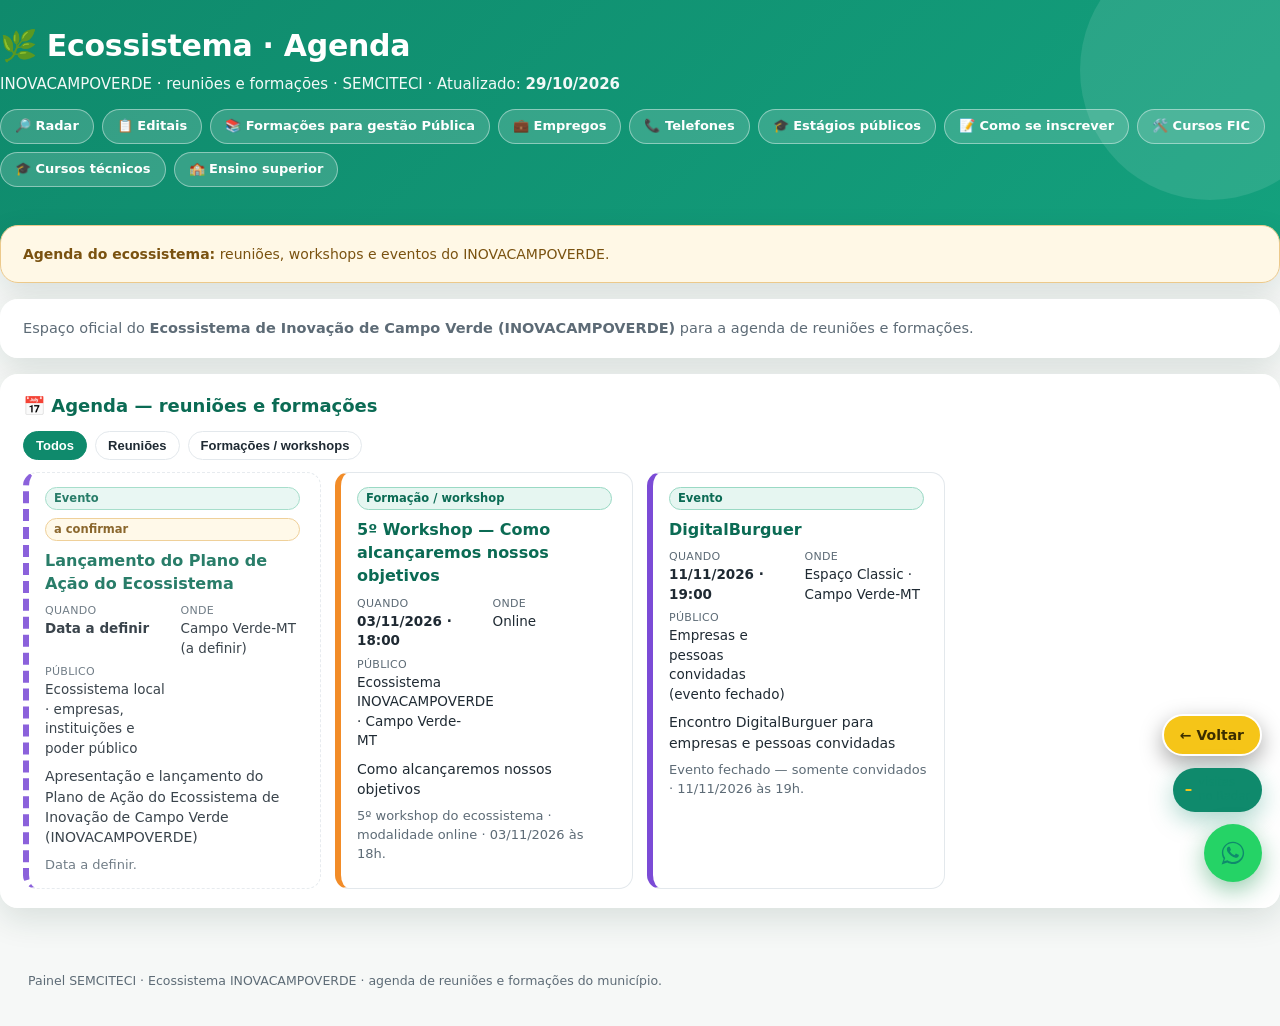
<file: ecossistema.html>
<!DOCTYPE html>
<html lang="pt-BR">
<head>
<meta charset="utf-8">
<meta name="viewport" content="width=device-width, initial-scale=1">
<title>Ecossistema · Agenda – SEMCITECI Campo Verde</title>
<script defer src="https://cloud.umami.is/script.js" data-website-id="8f86e914-4372-4a19-87a1-45985c46d121"></script>
<link rel="stylesheet" href="radar-fx.css?v=7">
<style>
:root{--azul:#0f8a6c;--azul2:#14a37f;--verde:#0f8a6c;--laranja:#f28c28;--cinza:#5d6b76;--fundo:#f6f8f7;--branco:#fff;--borda:#e3e8ec;--texto:#1f2a33}
*{box-sizing:border-box}html,body{margin:0;padding:0;width:100%;max-width:100%;overflow-x:hidden}
body{font-family:"Segoe UI",system-ui,-apple-system,Roboto,Arial,sans-serif;background:var(--fundo);color:var(--texto);font-size:16px;line-height:1.45}
a{color:var(--azul2)}
header.topo{background:linear-gradient(135deg,#0f8a6c 0%,#14a37f 55%,#f2a33a 130%);color:#fff;padding:22px clamp(20px,4vw,48px) 56px;position:relative;overflow:hidden}
header.topo:after{content:"";position:absolute;right:-50px;top:-50px;width:220px;height:220px;border-radius:50%;background:rgba(255,255,255,.08);pointer-events:none}
header.topo h1{margin:0;font-size:clamp(22px,2.4vw,28px);font-weight:700}
header.topo .sub{margin-top:6px;font-size:14.5px;opacity:.95}
.nav-abas{display:flex;flex-wrap:wrap;gap:8px;margin-top:12px}
.nav-abas a{color:#fff;text-decoration:none;font-size:13px;font-weight:600;padding:6px 12px;border-radius:999px;border:1px solid rgba(255,255,255,.4);background:rgba(255,255,255,.14)}
.nav-abas a:hover{background:rgba(255,255,255,.28)}
.nav-abas a.ativa{background:#fff;color:#0b6b54}
main{max-width:none;width:100%;margin:-40px auto 0;padding:0 clamp(20px,4vw,48px) 48px;position:relative;z-index:2}
.aviso,.intro,.bloco{background:rgba(255,255,255,.96);backdrop-filter:blur(10px);border:1px solid rgba(255,255,255,.75);box-shadow:0 10px 28px rgba(20,60,40,.10);border-radius:16px;padding:16px 18px;margin-bottom:14px}
.aviso{background:#fff8e6;border-color:#ecc98b;font-size:14px;color:#7a5210}
.intro{font-size:14.5px;color:var(--cinza)}
.bloco h2{margin:0 0 12px;font-size:18px;color:#0b6b54}
.filtros{display:flex;flex-wrap:wrap;gap:8px;margin-bottom:12px}
.filtros button{border:1px solid var(--borda);background:#fff;border-radius:999px;padding:6px 12px;font-size:13px;font-weight:600;cursor:pointer;color:var(--texto)}
.filtros button.on{background:#0f8a6c;color:#fff;border-color:#0f8a6c}
.grade{display:grid;grid-template-columns:repeat(auto-fill,minmax(280px,1fr));gap:14px}
.card{background:#fff;border:1px solid var(--borda);border-radius:14px;padding:14px 16px;border-left:6px solid #14a37f;display:flex;flex-direction:column;gap:8px}
.card.reuniao{border-left-color:#2f6fdb}
.card.formacao{border-left-color:#f28c28}
.card.evento{border-left-color:#7b4bd6}
.card.rascunho{opacity:.88;border-style:dashed}
.card h3{margin:0;font-size:16px;color:#0b6b54}
.meta{display:grid;grid-template-columns:repeat(auto-fit,minmax(120px,1fr));gap:6px 12px;font-size:13.5px}
.meta .r{font-size:11px;text-transform:uppercase;letter-spacing:.3px;color:var(--cinza)}
.selo{display:inline-block;font-size:11.5px;padding:2px 8px;border-radius:999px;border:1px solid var(--borda);background:#f7f9fb;margin-right:4px}
.selo.tipo{background:#e6f6f1;border-color:#9ad9c4;color:#0b6b54;font-weight:700}
.selo.warn{background:#fff8e6;border-color:#ecc98b;color:#7a5210;font-weight:700}
.galeria-grid{display:grid;grid-template-columns:repeat(auto-fill,minmax(300px,1fr));gap:16px}
.gal-card{background:#fff;border:1px solid var(--borda);border-radius:16px;overflow:hidden;box-shadow:0 6px 18px rgba(20,60,40,.08)}
.gal-fotos{display:grid;grid-template-columns:repeat(auto-fill,minmax(120px,1fr));gap:6px;padding:10px;min-height:120px;background:#eef5f2}
.gal-fotos img{width:100%;height:110px;object-fit:cover;border-radius:8px;cursor:pointer}
.gal-fotos .vazio{grid-column:1/-1;display:grid;place-items:center;color:var(--cinza);font-size:13.5px;padding:24px;border:2px dashed #c5d9d0;border-radius:10px;background:#f7fbf9}
.gal-body{padding:12px 14px 16px}
.gal-body h3{margin:0 0 6px;font-size:16px;color:#0b6b54}
.como{font-size:13.5px;color:var(--cinza)}
.como code{background:#eef5f2;padding:1px 5px;border-radius:4px;font-size:12.5px}
footer{max-width:none;width:100%;padding:0 clamp(20px,4vw,48px) 36px;font-size:12.5px;color:var(--cinza);box-sizing:border-box}
.flutuantes{position:fixed;right:18px;bottom:18px;z-index:60;display:flex;flex-direction:column;align-items:flex-end;gap:10px}
.visita-flutua{display:inline-flex;align-items:center;gap:6px;background:#0f8a6c;color:#fff;text-decoration:none;border-radius:999px;padding:8px 12px;font-size:12.5px;font-weight:600;box-shadow:0 8px 24px rgba(15,138,108,.35)}
.visita-flutua .n{font-size:15px;font-weight:800;color:#f5c518}
.visita-flutua .rot{opacity:.92;font-weight:500;font-size:11.5px;line-height:1.2}
.zap-flutua{width:58px;height:58px;border-radius:50%;background:#25d366;color:#fff;display:grid;place-items:center;box-shadow:0 8px 24px rgba(18,140,70,.45);text-decoration:none}
#lightbox{position:fixed;inset:0;background:rgba(0,0,0,.86);display:none;place-items:center;z-index:100000;padding:20px}
#lightbox.on{display:grid}
#lightbox img{max-width:min(960px,96vw);max-height:88vh;border-radius:10px;box-shadow:0 20px 60px rgba(0,0,0,.5)}
#lightbox button{position:absolute;top:16px;right:16px;background:#fff;border:0;border-radius:999px;width:40px;height:40px;font-size:20px;cursor:pointer}
@media (max-width:640px){header.topo{padding:14px 16px 48px}header.topo h1{font-size:20px}.flutuantes{right:14px;bottom:14px}}
</style>
<style id="voltar-css">.flutuantes{position:fixed!important;right:18px!important;bottom:18px!important;z-index:100010!important;display:flex!important;flex-direction:column!important;align-items:flex-end!important;gap:12px!important}.flutuantes .zap-flutua{position:static!important;right:auto!important;bottom:auto!important}a.btn-voltar,.btn-voltar{position:static!important;display:inline-flex!important;visibility:visible!important;opacity:1!important;align-items:center!important;gap:6px!important;background:#f5c518!important;background-image:none!important;color:#3a2e00!important;-webkit-text-fill-color:#3a2e00!important;border:2px solid #fff!important;text-decoration:none!important;font:700 14px system-ui,sans-serif!important;padding:11px 16px!important;border-radius:999px!important;box-shadow:0 8px 22px rgba(0,0,0,.35)!important;white-space:nowrap!important;pointer-events:auto!important;margin:0!important}a.btn-voltar:hover,.btn-voltar:hover{background:#ffe566!important;color:#3a2e00!important;-webkit-text-fill-color:#3a2e00!important}@media(max-width:640px){.flutuantes{right:14px!important;bottom:14px!important}}</style>
</head>
<body>
<header class="topo">
<h1>🌿 Ecossistema · Agenda</h1>
  <div class="sub">INOVACAMPOVERDE · reuniões e formações · SEMCITECI · Atualizado: <b id="ecoAtualizado">—</b></div>
  <nav class="nav-abas" aria-label="Abas do Radar">
    <a href="index.html">🔎 Radar</a>
    <a href="editais.html">📋 Editais</a>
    <a href="formacoes.html">📚 Formações para gestão Pública</a>
    <a href="empregos.html">💼 Empregos</a>
    <a href="telefones.html">📞 Telefones</a>
    <a href="estagios-publicos.html">🎓 Estágios públicos</a>
    <a href="como-se-inscrever.html">📝 Como se inscrever</a>
    <a href="cursos-fic.html">🛠️ Cursos FIC</a>
    <a href="cursos-tecnicos.html">🎓 Cursos técnicos</a>
    <a href="ensino-superior.html">🏫 Ensino superior</a>
  </nav>
</header>
<main>
  <p class="aviso"><b>Agenda do ecossistema:</b> reuniões, workshops e eventos do INOVACAMPOVERDE.</p>
  <p class="intro">Espaço oficial do <b>Ecossistema de Inovação de Campo Verde (INOVACAMPOVERDE)</b> para a agenda de reuniões e formações.</p>

  <section class="bloco">
    <h2>📅 Agenda — reuniões e formações</h2>
    <div class="filtros" id="filtros">
      <button type="button" class="on" data-f="todos">Todos</button>
      <button type="button" data-f="reuniao">Reuniões</button>
      <button type="button" data-f="formacao">Formações / workshops</button>
    </div>
    <div class="grade" id="listaAgenda"></div>
  </section>

  </main>
<footer>Painel SEMCITECI · Ecossistema INOVACAMPOVERDE · agenda de reuniões e formações do município.</footer>
<div class="flutuantes">
<a class="btn-voltar" href="index.html" aria-label="Voltar para o Radar">← Voltar</a>
  <a class="visita-flutua" href="https://cloud.umami.is/share/7hVTdO6MIDLnGNvM" target="_blank" rel="noopener noreferrer" title="Ver estatísticas públicas" aria-label="Visitas ao Radar"><span class="n" id="visitaNum">–</span><span class="rot">visitas<br>no Radar</span></a>
  <a class="zap-flutua" href="https://wa.me/556692629903?text=Ol%C3%A1%2C%20vim%20pelo%20Radar%20de%20Oportunidades%20e%20gostaria%20de%20falar%20com%20a%20SEMCITECI." target="_blank" rel="noopener" aria-label="Fale com a SEMCITECI pelo WhatsApp" title="Fale com a SEMCITECI"><svg width="28" height="28" viewBox="0 0 32 32" aria-hidden="true"><path fill="currentColor" d="M16 3C9 3 3.3 8.7 3.3 15.7c0 2.5.7 4.9 2 7L3 29l6.5-2.1c2 1.1 4.2 1.7 6.5 1.7 7 0 12.7-5.7 12.7-12.7S23 3 16 3zm0 23.2c-2.1 0-4.1-.6-5.9-1.7l-.4-.3-3.9 1.3 1.3-3.8-.3-.4c-1.2-1.8-1.9-3.9-1.9-6.1C4.9 9.6 9.9 4.7 16 4.7s11.1 5 11.1 11.1S22.1 26.2 16 26.2zm6.1-8.3c-.3-.2-2-1-2.3-1.1-.3-.1-.5-.2-.8.2-.2.3-.9 1.1-1.1 1.3-.2.2-.4.3-.7.1-.3-.2-1.4-.5-2.7-1.7-1-.9-1.7-2-1.9-2.3-.2-.3 0-.5.1-.7l.5-.6c.2-.2.2-.4.3-.6.1-.2 0-.5 0-.6l-1-2.5c-.3-.7-.5-.6-.8-.6h-.6c-.2 0-.6.1-.9.4-.3.3-1.2 1.1-1.2 2.8s1.2 3.2 1.4 3.5c.2.2 2.4 3.6 5.8 5 .8.3 1.4.5 1.9.7.8.3 1.5.2 2.1.1.6-.1 2-.8 2.2-1.6.3-.8.3-1.4.2-1.6-.1-.1-.3-.2-.6-.3z"/></svg></a>
</div>
<script src="ecossistema/eventos.js"></script>
<script>
(function(){
  var data = window.ECO_EVENTOS || {agenda:[], galeria:[], atualizado:"—"};
  var elAt = document.getElementById('ecoAtualizado');
  if(elAt) elAt.textContent = data.atualizado || "—";

  function fmtData(iso){
    if(!iso) return "Data a definir";
    var p = iso.split("-");
    if(p.length!==3) return iso;
    return p[2]+"/"+p[1]+"/"+p[0];
  }
  function tipoLabel(t){
    if(t==="reuniao") return "Reunião";
    if(t==="formacao") return "Formação / workshop";
    return "Evento";
  }

  function renderAgenda(filtro){
    var box = document.getElementById('listaAgenda');
    var items = (data.agenda||[]).slice().sort(function(a,b){return (a.data||"").localeCompare(b.data||"");});
    if(filtro && filtro!=="todos") items = items.filter(function(x){return x.tipo===filtro;});
    if(!items.length){ box.innerHTML = '<p style="color:#5d6b76">Nenhum item na agenda neste filtro.</p>'; return; }
    box.innerHTML = items.map(function(ev){
      var cls = "card "+(ev.tipo||"evento")+(ev.status==="a_confirmar"?" rascunho":"");
      var selo = '<span class="selo tipo">'+tipoLabel(ev.tipo)+'</span>'+(ev.status==="a_confirmar"?' <span class="selo warn">a confirmar</span>':"");
      var insc = ev.inscricao ? '<div><div class="r">Inscrição</div><a href="'+ev.inscricao+'" target="_blank" rel="noopener">Link ↗</a></div>' : '';
      return '<article class="'+cls+'">'+selo+'<h3>'+ev.titulo+'</h3>'+
        '<div class="meta"><div><div class="r">Quando</div><b>'+fmtData(ev.data)+(ev.hora?" · "+ev.hora:"")+'</b></div>'+
        '<div><div class="r">Onde</div>'+(ev.local||"—")+'</div>'+
        '<div><div class="r">Público</div>'+(ev.publico||"—")+'</div>'+insc+'</div>'+
        '<p style="margin:0;font-size:14px">'+(ev.tema||"")+'</p>'+
        (ev.notas?'<p style="margin:0;font-size:13px;color:#5d6b76">'+ev.notas+'</p>':'')+
        '</article>';
    }).join("");
  }

  document.getElementById("filtros").addEventListener("click", function(ev){
    var btn = ev.target.closest("button[data-f]");
    if(!btn) return;
    document.querySelectorAll("#filtros button").forEach(function(b){b.classList.toggle("on", b===btn);});
    renderAgenda(btn.getAttribute("data-f"));
  });

  renderAgenda("todos");

  var SHARE="7hVTdO6MIDLnGNvM",WID="8f86e914-4372-4a19-87a1-45985c46d121",BASE="https://cloud.umami.is/analytics/us/api",el=document.getElementById("visitaNum");
  if(el){ fetch(BASE+"/share/"+SHARE).then(function(r){return r.json();}).then(function(s){return fetch(BASE+"/websites/"+WID+"/stats?startAt=0&endAt="+Date.now(),{headers:{"x-umami-share-token":s.token,"x-umami-share-context":SHARE}}).then(function(r){return r.json();});}).then(function(st){if(st&&st.visitors!=null)el.textContent=Number(st.visitors).toLocaleString("pt-BR");}).catch(function(){}); }
})();
</script>
<script defer src="radar-fx.js?v=2"></script>
</body>
</html>
</file>
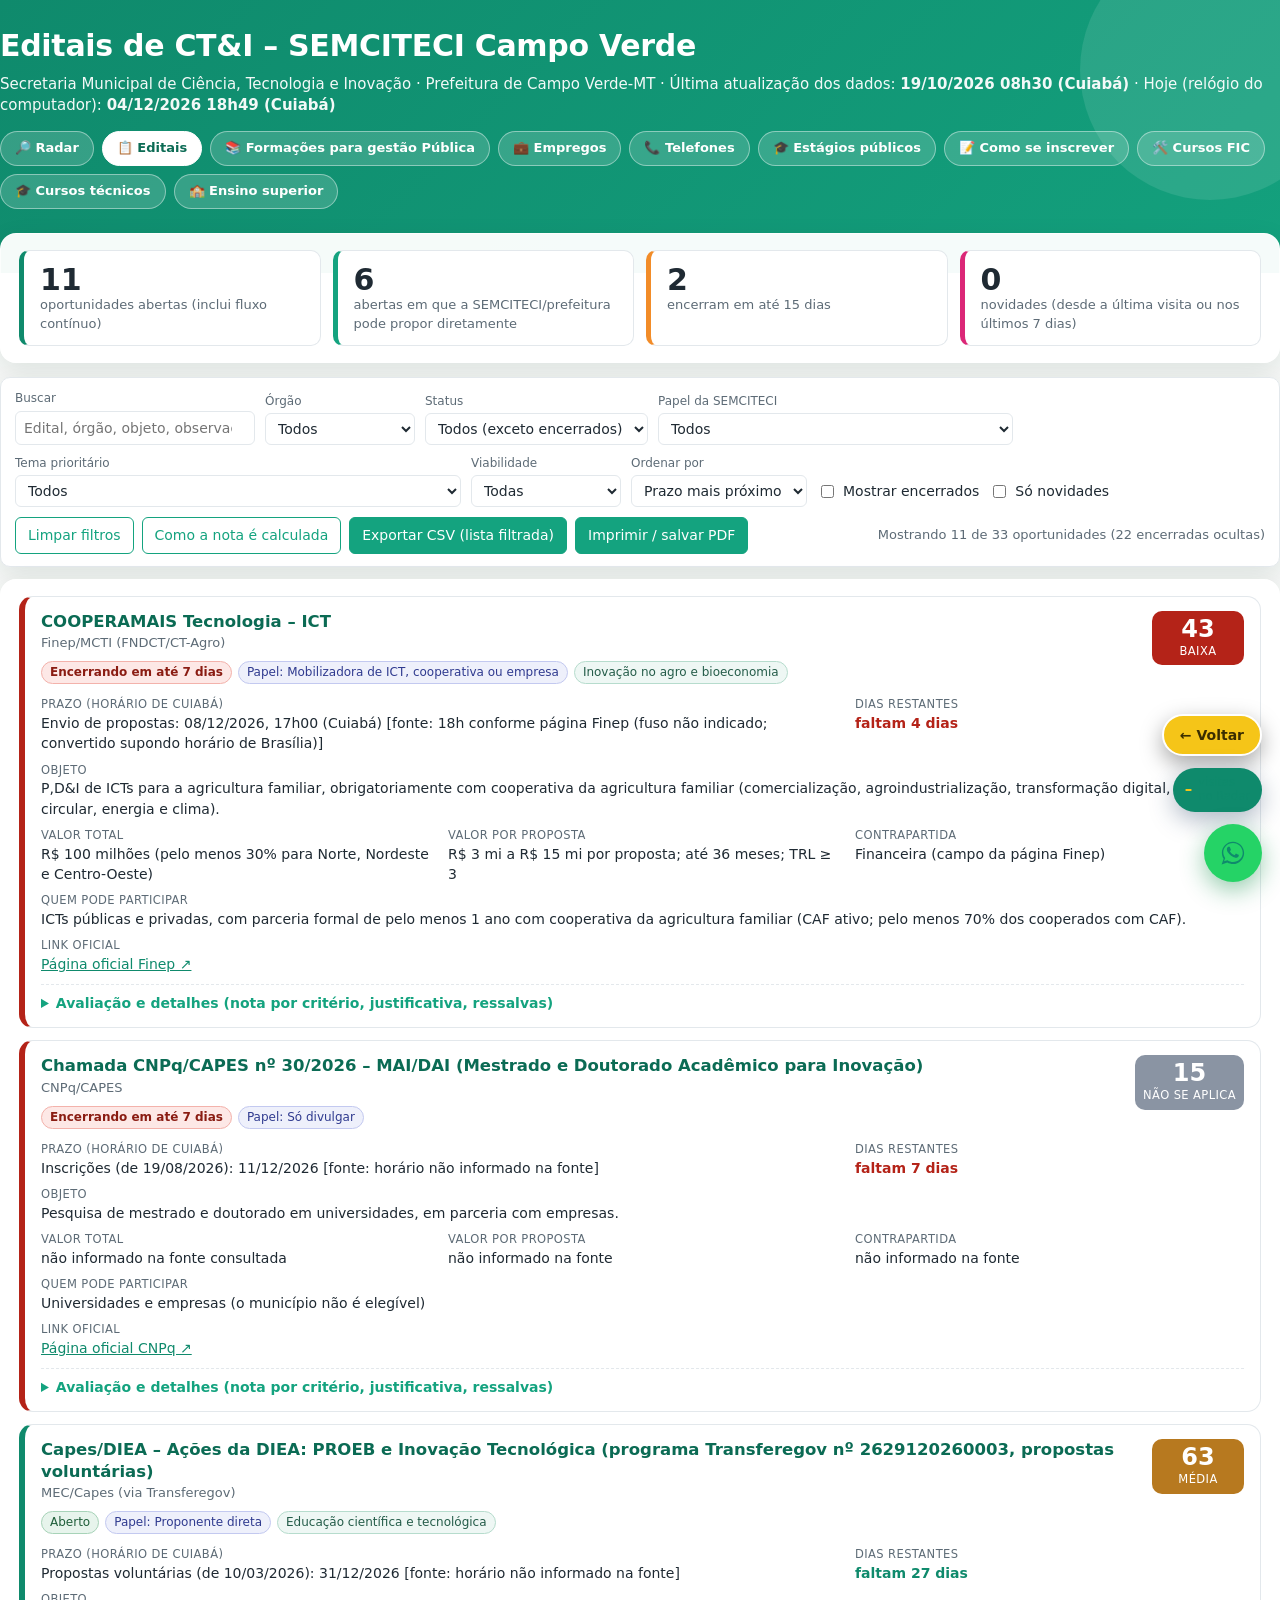
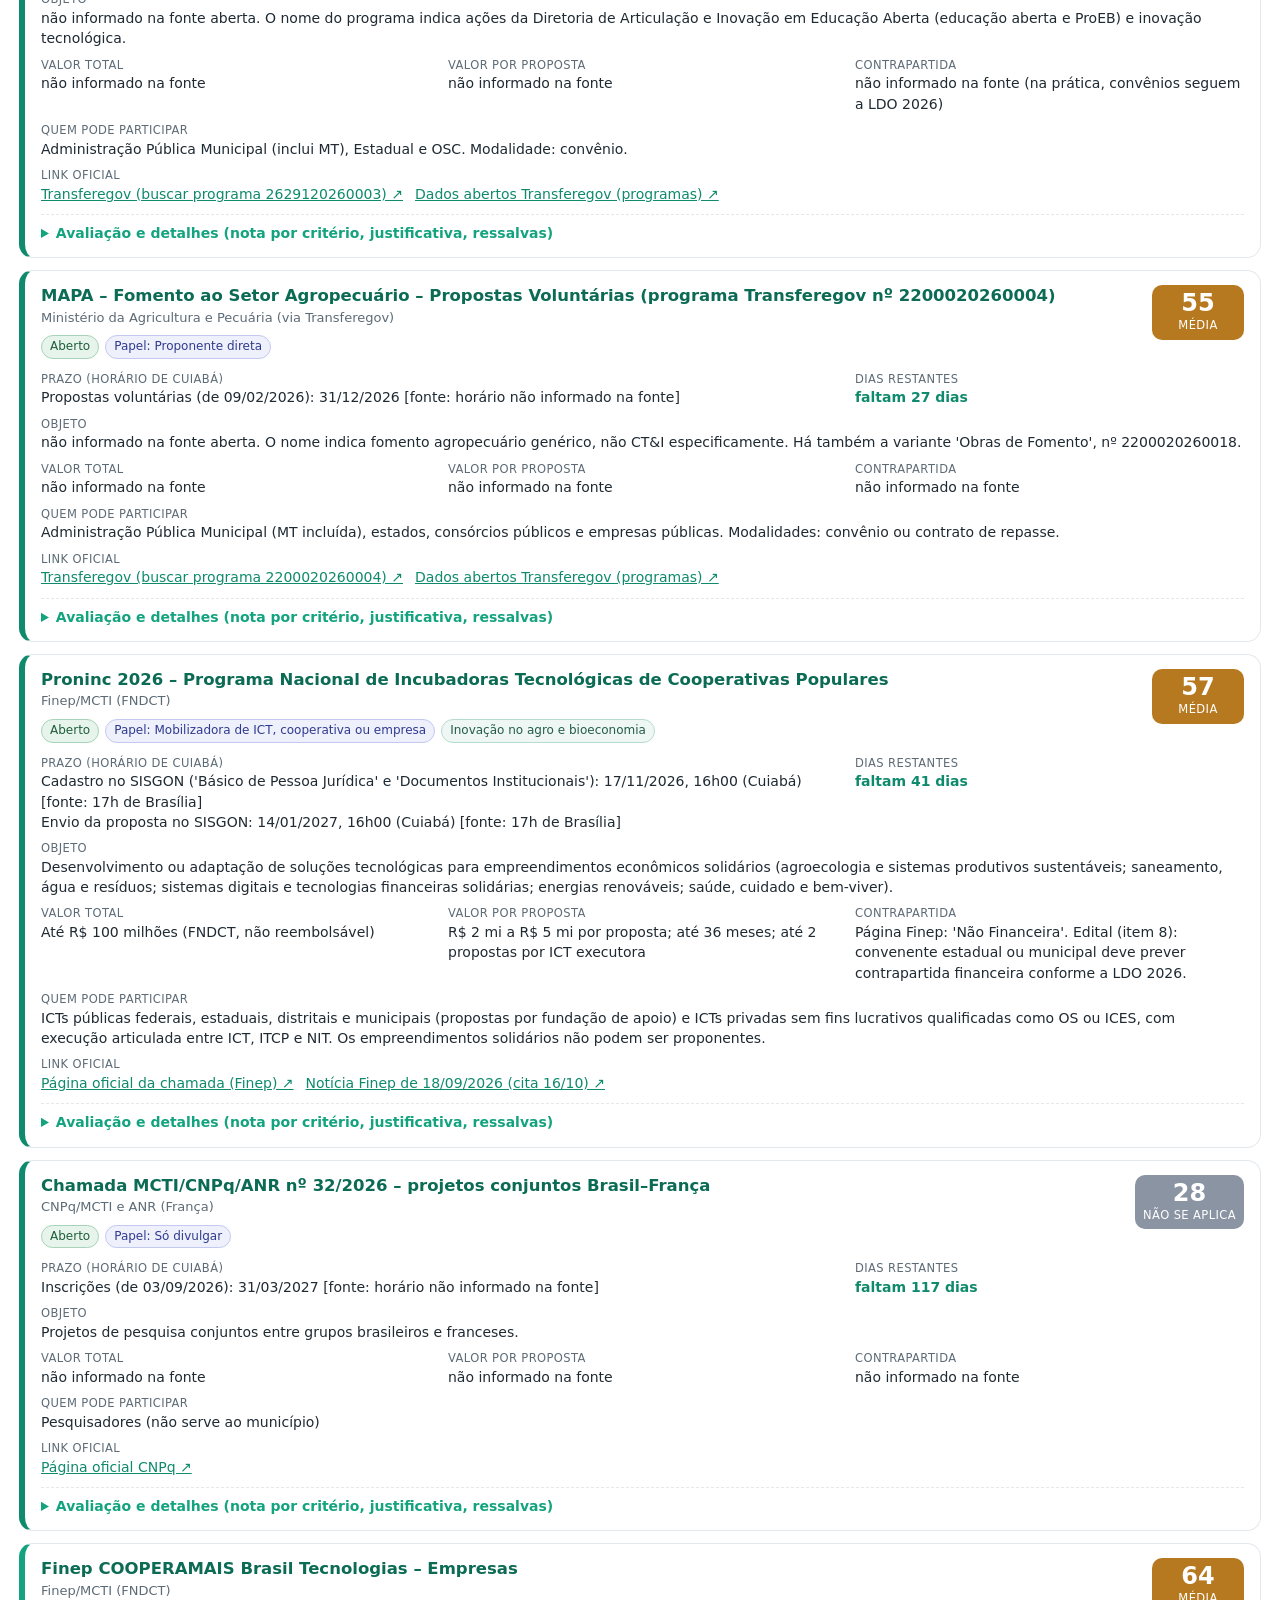
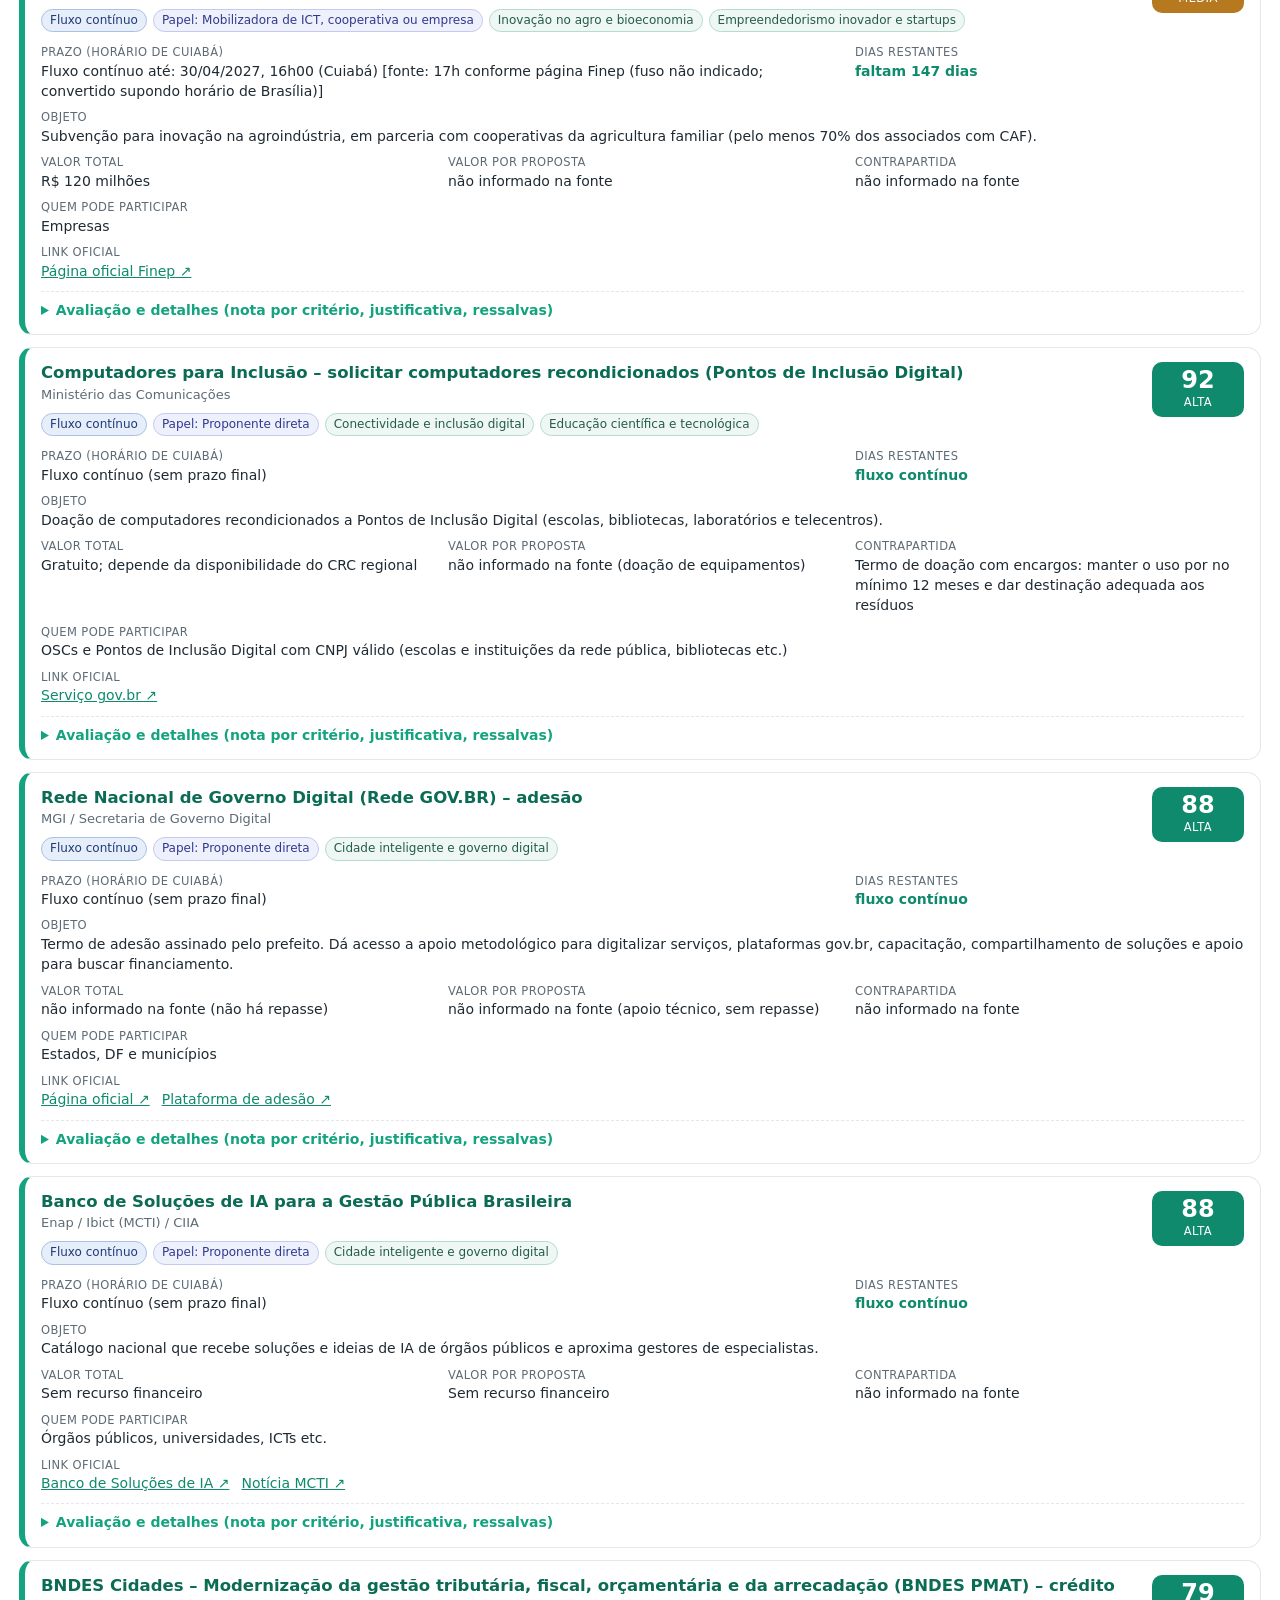
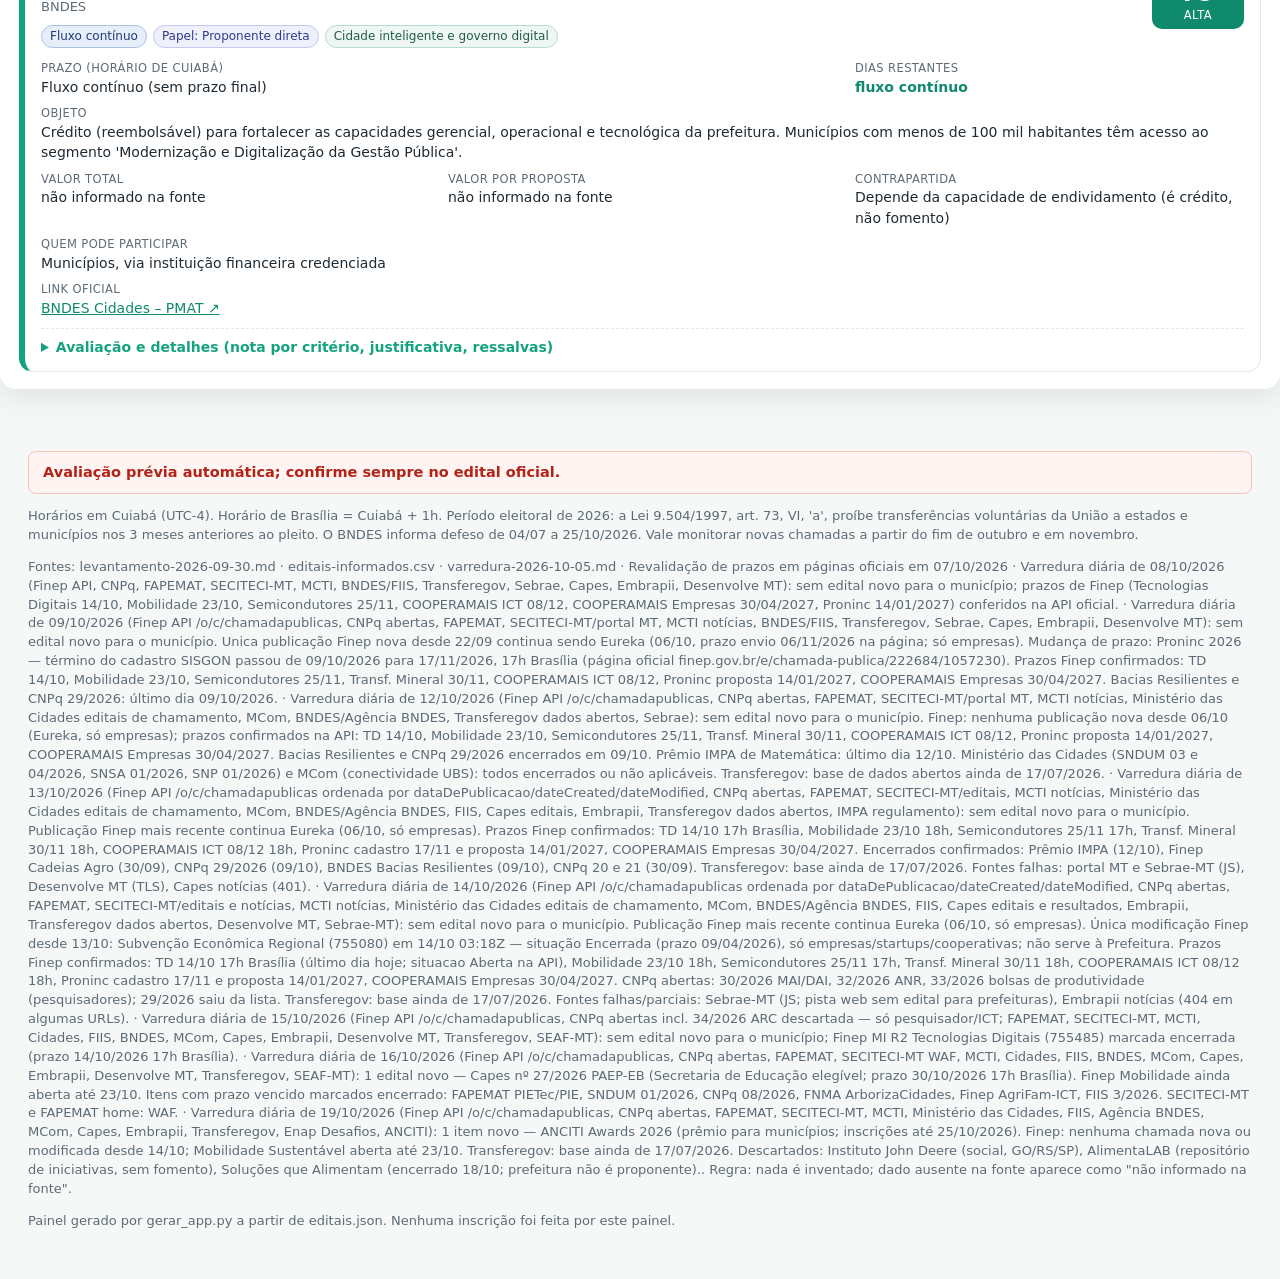
<file: editais.html>
<!DOCTYPE html>
<html lang="pt-BR">
<head>
<meta charset="utf-8">
<meta name="viewport" content="width=device-width, initial-scale=1">
<title>Editais de CT&amp;I – SEMCITECI Campo Verde</title>
<style>
:root{
  --azul:#0f8a6c; --azul2:#14a37f; --verde:#2f7d4f; --laranja:#c05621; --vermelho:#b42318;
  --cinza:#5f6b7a; --cinza2:#e6e9ee; --fundo:#f4f6f9; --branco:#fff; --roxo:#6b46c1; --ambar:#b7791f;
  --borda:#d5dbe3; --texto:#1d2733;
}
*{box-sizing:border-box}
html,body{margin:0;padding:0}
body{font-family:"Segoe UI",system-ui,-apple-system,Roboto,Arial,sans-serif;background:var(--fundo);color:var(--texto);font-size:15px;line-height:1.45}
a{color:var(--azul2)}
header.topo{background:linear-gradient(135deg,#0f8a6c 0%,#14a37f 55%,#f2a33a 130%);color:#fff;padding:18px clamp(16px,3vw,36px) 16px}
header.topo h1{margin:0;font-size:24px;font-weight:600;letter-spacing:.2px}
header.topo .sub{margin-top:4px;font-size:13.5px;opacity:.9}
header.topo .sub b{font-weight:600}
main{max-width:none;width:100%;margin:-40px auto 0;padding:0 clamp(20px,4vw,48px) 48px;box-sizing:border-box;position:relative;z-index:2}
.banner-novos{display:none;margin:0 0 14px;padding:14px 18px;border-radius:12px;color:#fff;
  background:linear-gradient(90deg,#f97316 0%,#db2777 55%,#7c3aed 100%);box-shadow:0 4px 14px rgba(124,58,237,.25);
  align-items:center;gap:14px;flex-wrap:wrap}
.banner-novos.visivel{display:flex}
.banner-novos .sino{font-size:28px}
.banner-novos .txt{flex:1;min-width:220px;font-size:17px;font-weight:700}
.banner-novos .txt small{display:block;font-weight:400;font-size:13px;opacity:.95}
.banner-novos button{background:#fff;color:#7c3aed;border:0;border-radius:8px;padding:8px 14px;font-weight:700;cursor:pointer}
.banner-novos button.sec{background:transparent;color:#fff;border:1px solid rgba(255,255,255,.7)}
.indicadores{display:grid;grid-template-columns:repeat(4,1fr);gap:12px;margin-bottom:14px}
.ind{background:var(--branco);border:1px solid var(--borda);border-radius:10px;padding:12px 16px;border-left:5px solid var(--azul2)}
.ind .n{font-size:30px;font-weight:700;line-height:1.1}
.ind .r{font-size:13px;color:var(--cinza)}
.ind.verde{border-left-color:var(--verde)} .ind.laranja{border-left-color:var(--laranja)} .ind.roxo{border-left-color:#db2777}
.filtros{background:var(--branco);border:1px solid var(--borda);border-radius:10px;padding:12px 14px;margin-bottom:12px}
.filtros .linha{display:flex;flex-wrap:wrap;gap:10px;align-items:flex-end}
.filtros label{display:flex;flex-direction:column;font-size:12px;color:var(--cinza);gap:3px}
.filtros input[type=search],.filtros select{font:inherit;font-size:14px;padding:6px 8px;border:1px solid var(--borda);border-radius:6px;background:#fff;min-width:150px;color:var(--texto)}
.filtros input[type=search]{min-width:240px}
.filtros .chk{flex-direction:row;align-items:center;gap:6px;font-size:14px;color:var(--texto);padding-bottom:6px}
.acoes{display:flex;gap:8px;flex-wrap:wrap;align-items:center;margin-top:10px}
.btn{font:inherit;font-size:14px;border:1px solid var(--azul2);background:var(--azul2);color:#fff;border-radius:6px;padding:7px 12px;cursor:pointer}
.btn.sec{background:#fff;color:var(--azul2)}
.btn:hover{filter:brightness(1.08)}
.contagem{margin-left:auto;font-size:13px;color:var(--cinza)}
.painel-nota{display:none;background:#fff;border:1px solid var(--borda);border-radius:10px;padding:14px 18px;margin-bottom:12px}
.painel-nota.aberto{display:block}
.painel-nota h2{margin:0 0 6px;font-size:17px;color:var(--azul)}
.painel-nota table{border-collapse:collapse;width:100%;font-size:13.5px;margin:8px 0}
.painel-nota th,.painel-nota td{border:1px solid var(--borda);padding:6px 8px;text-align:left;vertical-align:top}
.painel-nota th{background:#eef2f7}
.lista{display:flex;flex-direction:column;gap:12px}
.card{background:var(--branco);border:1px solid var(--borda);border-radius:10px;padding:14px 16px;position:relative;border-left:6px solid var(--cinza2)}
.card.st-aberto{border-left-color:var(--verde)} .card.st-fluxo{border-left-color:var(--azul2)}
.card.st-encerrando{border-left-color:var(--vermelho)} .card.st-encerrado{border-left-color:#9aa4b2;opacity:.88}
.card.st-confirmar{border-left-color:var(--ambar)}
.card .cab{display:flex;gap:12px;align-items:flex-start}
.card .tit{flex:1}
.card h3{margin:0;font-size:16.5px;color:var(--azul);line-height:1.3}
.card .org{font-size:13px;color:var(--cinza);margin-top:2px}
.nota{min-width:92px;text-align:center;border-radius:10px;padding:6px 8px;color:#fff;background:#7a8594}
.nota .v{font-size:24px;font-weight:700;line-height:1}
.nota .c{font-size:11.5px;text-transform:uppercase;letter-spacing:.4px;margin-top:2px}
.nota.alta{background:var(--verde)} .nota.media{background:var(--ambar)} .nota.baixa{background:var(--vermelho)} .nota.na{background:#8a94a3}
.selos{display:flex;flex-wrap:wrap;gap:6px;margin:8px 0 4px}
.selo{font-size:12px;padding:2px 8px;border-radius:999px;border:1px solid var(--borda);background:#f7f9fb;color:#33404f;white-space:nowrap}
.selo.st-aberto{background:#e7f4ec;border-color:#a7d3b8;color:#1f5e3a}
.selo.st-fluxo{background:#e6eef9;border-color:#a9c1e6;color:#1f3a7a}
.selo.st-encerrando{background:#fde8e6;border-color:#f3b2ab;color:#8a1c12;font-weight:600}
.selo.st-encerrado{background:#eceff3;border-color:#c7cdd6;color:#4b5563}
.selo.st-confirmar{background:#fdf3e1;border-color:#ecc98b;color:#7a5210}
.selo.papel{background:#eef0fb;border-color:#c3c9f0;color:#2f3a8f}
.selo.tema{background:#eef7f4;border-color:#b6dccd;color:#245c49}
.novo{display:inline-block;font-weight:800;font-size:15px;letter-spacing:1px;color:#fff;padding:4px 12px;border-radius:8px;
  background:linear-gradient(90deg,#f97316,#db2777,#7c3aed);box-shadow:0 2px 8px rgba(219,39,119,.35);margin-right:8px;vertical-align:middle;
  animation:pulsar 1.6s ease-in-out infinite}
@keyframes pulsar{0%,100%{transform:scale(1)}50%{transform:scale(1.06)}}
.grade{display:grid;grid-template-columns:repeat(3,1fr);gap:8px 18px;margin-top:8px;font-size:14px}
.grade .campo .r{font-size:11.5px;text-transform:uppercase;letter-spacing:.4px;color:var(--cinza)}
.grade .campo.largo{grid-column:span 3}
.grade .campo.medio{grid-column:span 2}
.prazo-dias{font-weight:700}
.prazo-dias.urg{color:var(--vermelho)} .prazo-dias.ok{color:var(--verde)} .prazo-dias.passou{color:#6b7280}
.links a{margin-right:12px;display:inline-block}
details.det{margin-top:10px;border-top:1px dashed var(--borda);padding-top:8px}
details.det summary{cursor:pointer;color:var(--azul2);font-weight:600;font-size:14px}
.tab-nota{border-collapse:collapse;width:100%;font-size:13.5px;margin:8px 0}
.tab-nota th,.tab-nota td{border:1px solid var(--borda);padding:5px 8px;text-align:left;vertical-align:top}
.tab-nota th{background:#eef2f7}
.tab-nota td.pt{white-space:nowrap;text-align:right;font-weight:600}
.justif{background:#f3f7fb;border-left:4px solid var(--azul2);padding:8px 10px;margin:8px 0;font-size:14px}
.obs{font-size:13.5px;color:#3b4654;margin:4px 0}
.revalid{font-size:13px;background:#eef8f1;border-left:4px solid var(--verde);padding:6px 10px;margin:6px 0}
.so-impressao{display:none}
.resumo-nota{font-size:12.5px;margin:6px 0;color:#25303d}
.filtros-impressao{font-size:11px;margin:4px 0 6px;color:#333}
.vazio{padding:30px;text-align:center;color:var(--cinza);background:#fff;border:1px dashed var(--borda);border-radius:10px}
footer{max-width:1240px;margin:0 auto;padding:6px 20px 30px;font-size:13px;color:var(--cinza)}
footer .aviso{font-size:14.5px;font-weight:700;color:var(--vermelho);background:#fff4f2;border:1px solid #f3c2bb;border-radius:8px;padding:10px 14px;margin-bottom:8px}
@media (max-width:900px){
  .indicadores{grid-template-columns:repeat(2,1fr)}
  .grade{grid-template-columns:1fr 1fr}
  .grade .campo.largo,.grade .campo.medio{grid-column:span 2}
}
@media (max-width:560px){
  .indicadores{grid-template-columns:1fr}
  .grade{grid-template-columns:1fr}
  .grade .campo.largo,.grade .campo.medio{grid-column:span 1}
  .card .cab{flex-direction:column}
  header.topo{padding:14px 16px}
  main{padding:12px}
}
@media print{
  @page{size:A4;margin:12mm}
  body{background:#fff;font-size:11.5px}
  header.topo{background:none !important;color:#000;padding:0 0 6px;border-bottom:2px solid #000}
  header.topo h1{font-size:18px}
  .filtros,.banner-novos,.acoes,.painel-nota:not(.aberto),.nao-imprimir{display:none !important}
  main{max-width:none;padding:6px 0}
  .indicadores{grid-template-columns:repeat(4,1fr);gap:6px}
  .ind{padding:6px 8px}
  .ind .n{font-size:18px}
  .card{break-inside:auto;border:1px solid #999;border-left-width:5px;padding:8px 10px;opacity:1 !important;margin-bottom:2px}
  .card .cab,.grade .campo,.justif,.revalid,.resumo-nota{break-inside:avoid;page-break-inside:avoid}
  .card h3{break-after:avoid}
  .so-impressao{display:block !important}
  .tab-nota{display:none}
  .lista{gap:8px}
  .links a{display:block;margin:0}
  .card h3{font-size:13px}
  .nota{color:#000;background:#fff !important;border:2px solid #000}
  .novo{animation:none;color:#000;background:none;border:2px solid #000;box-shadow:none}
  .grade{grid-template-columns:repeat(3,1fr);font-size:11px}
  .grade .campo.largo{grid-column:span 3}
  a{color:#000;text-decoration:none}
  .links a::after{content:" (" attr(href) ")";font-size:9px;word-break:break-all}
  details.det > summary{display:none}
  footer{padding:6px 0}
}
.nav-abas{display:flex;flex-wrap:wrap;gap:8px;margin-top:12px}
.nav-abas a{color:#fff;text-decoration:none;font-size:13px;font-weight:600;padding:6px 12px;border-radius:999px;border:1px solid rgba(255,255,255,.35);background:rgba(255,255,255,.12)}
.nav-abas a:hover{background:rgba(255,255,255,.22)}
.nav-abas a.ativa{background:#fff;color:#0b6b54}


.flutuantes{position:fixed;right:18px;bottom:18px;z-index:60;display:flex;flex-direction:column;align-items:flex-end;gap:10px}
.visita-flutua{display:inline-flex;align-items:center;gap:6px;background:#0f8a6c;color:#fff;text-decoration:none;border-radius:999px;padding:8px 12px;font-size:12.5px;font-weight:600;box-shadow:0 8px 24px rgba(31,58,95,.35);font-family:inherit;border:0;cursor:pointer;max-width:min(220px,70vw)}
.visita-flutua:hover{filter:brightness(1.08)}
.visita-flutua .n{font-size:15px;font-weight:800;color:#f5c518}
.visita-flutua .rot{opacity:.92;font-weight:500;font-size:11.5px;line-height:1.2}
.flutuantes .zap-flutua{position:static;right:auto;bottom:auto;width:58px;height:58px;border-radius:50%;background:#25d366;color:#fff;display:grid;place-items:center;box-shadow:0 8px 24px rgba(18,140,70,.45);text-decoration:none}
@media (max-width:640px){.flutuantes{right:14px;bottom:14px}}

/* RADAR_FULLBLEED */

/* full-bleed shell aligned with home */
header.topo{background:linear-gradient(135deg,#0f8a6c 0%,#14a37f 55%,#f2a33a 130%)!important;color:#fff;padding:22px clamp(16px,3vw,36px) 56px!important;position:relative;overflow:hidden}
header.topo:after{content:"";position:absolute;right:-50px;top:-50px;width:220px;height:220px;border-radius:50%;background:rgba(255,255,255,.08);pointer-events:none}
header.topo h1{font-size:26px!important;letter-spacing:-.2px}
header.topo .sub{font-size:14.5px!important;opacity:.95}
.nav-abas a{border-color:rgba(255,255,255,.4)!important;background:rgba(255,255,255,.14)!important}
.nav-abas a.ativa{background:#fff!important;color:#0b6b54!important}
main{max-width:none!important;width:100%!important;margin:-36px auto 0!important;padding:0 clamp(16px,3vw,36px) 40px!important;position:relative;z-index:2;box-sizing:border-box}
main > .aviso,main > .intro,main > .bloco,main > section{background:rgba(255,255,255,.96);backdrop-filter:blur(10px);-webkit-backdrop-filter:blur(10px);border:1px solid rgba(255,255,255,.75);box-shadow:0 10px 28px rgba(20,60,40,.10);border-radius:16px;padding:16px 18px;margin-bottom:14px}
main > .aviso{background:#fff8e6;border-color:#ecc98b}
main > .bloco{padding:16px 18px}
main > .bloco h2{margin-top:0}
footer{max-width:none!important;width:100%!important;padding:0 clamp(16px,3vw,36px) 30px!important;box-sizing:border-box}
table{width:100%!important}
.card{width:100%;box-sizing:border-box}
body{font-size:16px!important;background:#f6f8f7!important}

</style>
<script defer src="https://cloud.umami.is/script.js" data-website-id="8f86e914-4372-4a19-87a1-45985c46d121"></script>
<link rel="stylesheet" href="radar-fx.css?v=7">
<style id="voltar-css">.flutuantes{position:fixed!important;right:18px!important;bottom:18px!important;z-index:100010!important;display:flex!important;flex-direction:column!important;align-items:flex-end!important;gap:12px!important}.flutuantes .zap-flutua{position:static!important;right:auto!important;bottom:auto!important}a.btn-voltar,.btn-voltar{position:static!important;display:inline-flex!important;visibility:visible!important;opacity:1!important;align-items:center!important;gap:6px!important;background:#f5c518!important;background-image:none!important;color:#3a2e00!important;-webkit-text-fill-color:#3a2e00!important;border:2px solid #fff!important;text-decoration:none!important;font:700 14px system-ui,sans-serif!important;padding:11px 16px!important;border-radius:999px!important;box-shadow:0 8px 22px rgba(0,0,0,.35)!important;white-space:nowrap!important;pointer-events:auto!important;margin:0!important}a.btn-voltar:hover,.btn-voltar:hover{background:#ffe566!important;color:#3a2e00!important;-webkit-text-fill-color:#3a2e00!important}@media(max-width:640px){.flutuantes{right:14px!important;bottom:14px!important}}</style>
</head>
<body>
<header class="topo">
<h1>Editais de CT&amp;I – SEMCITECI Campo Verde</h1>
  <div class="sub">Secretaria Municipal de Ciência, Tecnologia e Inovação · Prefeitura de Campo Verde-MT ·
    Última atualização dos dados: <b id="dtAtualizacao">–</b> · Hoje (relógio do computador): <b id="dtHoje">–</b></div>
  <nav class="nav-abas" aria-label="Abas do Radar">
    <a href="index.html">🔎 Radar</a>
    <a class="ativa" href="editais.html">📋 Editais</a>
    <a href="formacoes.html">📚 Formações para gestão Pública</a>
    <a href="empregos.html">💼 Empregos</a>
    <a href="telefones.html">📞 Telefones</a>
    <a href="estagios-publicos.html">🎓 Estágios públicos</a>
    <a href="como-se-inscrever.html">📝 Como se inscrever</a>
    <a href="cursos-fic.html">🛠️ Cursos FIC</a>
    <a href="cursos-tecnicos.html">🎓 Cursos técnicos</a>
    <a href="ensino-superior.html">🏫 Ensino superior</a>
  </nav>
</header>
<main>
  <div class="banner-novos" id="bannerNovos" role="status">
    <span class="sino">🔔</span>
    <div class="txt" id="bannerTxt"></div>
    <button type="button" id="btnSoNovos">Ver só os novos</button>
    <button type="button" class="sec" id="btnFecharBanner">Fechar aviso</button>
  </div>

  <section class="indicadores" aria-label="Indicadores">
    <div class="ind verde"><div class="n" id="indAbertas">0</div><div class="r">oportunidades abertas (inclui fluxo contínuo)</div></div>
    <div class="ind"><div class="n" id="indDireta">0</div><div class="r">abertas em que a SEMCITECI/prefeitura pode propor diretamente</div></div>
    <div class="ind laranja"><div class="n" id="indQuinze">0</div><div class="r">encerram em até 15 dias</div></div>
    <div class="ind roxo"><div class="n" id="indNovos">0</div><div class="r">novidades (desde a última visita ou nos últimos 7 dias)</div></div>
  </section>

  <section class="filtros" aria-label="Filtros">
    <div class="linha">
      <label>Buscar<input type="search" id="fTexto" placeholder="Edital, órgão, objeto, observações..."></label>
      <label>Órgão<select id="fOrgao"><option value="">Todos</option></select></label>
      <label>Status<select id="fStatus">
        <option value="">Todos (exceto encerrados)</option>
        <option value="aberto">Aberto</option>
        <option value="fluxo">Fluxo contínuo</option>
        <option value="encerrando">Encerrando em até 7 dias</option>
        <option value="confirmar">A confirmar</option>
        <option value="encerrado">Encerrado</option>
      </select></label>
      <label>Papel da SEMCITECI<select id="fPapel"><option value="">Todos</option></select></label>
      <label>Tema prioritário<select id="fTema"><option value="">Todos</option></select></label>
      <label>Viabilidade<select id="fClasse">
        <option value="">Todas</option><option>Alta</option><option>Média</option><option>Baixa</option><option>Não se aplica</option>
      </select></label>
      <label>Ordenar por<select id="fOrdem">
        <option value="prazo">Prazo mais próximo</option>
        <option value="nota">Maior nota</option>
        <option value="valor">Maior valor</option>
      </select></label>
      <label class="chk"><input type="checkbox" id="fEncerrados"> Mostrar encerrados</label>
      <label class="chk"><input type="checkbox" id="fNovos"> Só novidades</label>
    </div>
    <div class="acoes">
      <button type="button" class="btn sec" id="btnLimpar">Limpar filtros</button>
      <button type="button" class="btn sec" id="btnNota">Como a nota é calculada</button>
      <button type="button" class="btn" id="btnCSV">Exportar CSV (lista filtrada)</button>
      <button type="button" class="btn" id="btnPrint">Imprimir / salvar PDF</button>
      <span class="contagem" id="contagem"></span>
    </div>
  </section>

  <section class="painel-nota" id="painelNota" aria-label="Como a nota é calculada">
    <h2>Como a nota é calculada (0–100)</h2>
    <p>A nota é uma <b>avaliação prévia automática</b> da viabilidade de a SEMCITECI/Prefeitura de Campo Verde aproveitar cada oportunidade. Ela soma seis critérios. O detalhamento por critério aparece em cada edital, em "Avaliação e detalhes".</p>
    <table>
      <thead><tr><th>Critério</th><th>Peso máx.</th><th>Como pontua</th></tr></thead>
      <tbody id="tabCriterios"></tbody>
    </table>
    <p><b>Classificação:</b> <b>Alta</b> = nota ≥ 70 · <b>Média</b> = 50 a 69 · <b>Baixa</b> = abaixo de 50 · <b>Não se aplica</b> = edital encerrado, fora da área geográfica, ou em que a SEMCITECI só pode divulgar (o município não participa). Nesses casos a nota continua visível, apenas como referência.</p>
    <p><b>Status:</b> calculado pela data e hora do computador, no horário de Cuiabá (UTC-4). "Encerrando em até 7 dias" = próximo prazo em 7 dias ou menos. Quando o edital tem mais de uma etapa (ex.: cadastro e proposta), vale a próxima etapa ainda não vencida. Prazos sem horário na fonte são considerados até 23h59 do dia.</p>
  </section>

  <div class="so-impressao filtros-impressao" id="filtrosImpressao"></div>
  <section class="lista" id="lista" aria-live="polite"></section>
</main>
<footer>
  <div class="aviso">Avaliação prévia automática; confirme sempre no edital oficial.</div>
  <div id="rodapeInfo"></div>
</footer>

<script id="dados" type="application/json">{
 "meta": {
  "titulo": "Editais de CT&I – SEMCITECI Campo Verde",
  "atualizacao": "2026-10-19",
  "atualizacao_hora": "08:30",
  "atualizacao_anterior": "2026-10-16",
  "fontes_base": [
   "levantamento-2026-09-30.md",
   "editais-informados.csv",
   "varredura-2026-10-05.md",
   "Revalidação de prazos em páginas oficiais em 07/10/2026",
   "Varredura diária de 08/10/2026 (Finep API, CNPq, FAPEMAT, SECITECI-MT, MCTI, BNDES/FIIS, Transferegov, Sebrae, Capes, Embrapii, Desenvolve MT): sem edital novo para o município; prazos de Finep (Tecnologias Digitais 14/10, Mobilidade 23/10, Semicondutores 25/11, COOPERAMAIS ICT 08/12, COOPERAMAIS Empresas 30/04/2027, Proninc 14/01/2027) conferidos na API oficial.",
   "Varredura diária de 09/10/2026 (Finep API /o/c/chamadapublicas, CNPq abertas, FAPEMAT, SECITECI-MT/portal MT, MCTI notícias, BNDES/FIIS, Transferegov, Sebrae, Capes, Embrapii, Desenvolve MT): sem edital novo para o município. Unica publicação Finep nova desde 22/09 continua sendo Eureka (06/10, prazo envio 06/11/2026 na página; só empresas). Mudança de prazo: Proninc 2026 — término do cadastro SISGON passou de 09/10/2026 para 17/11/2026, 17h Brasília (página oficial finep.gov.br/e/chamada-publica/222684/1057230). Prazos Finep confirmados: TD 14/10, Mobilidade 23/10, Semicondutores 25/11, Transf. Mineral 30/11, COOPERAMAIS ICT 08/12, Proninc proposta 14/01/2027, COOPERAMAIS Empresas 30/04/2027. Bacias Resilientes e CNPq 29/2026: último dia 09/10/2026.",
   "Varredura diária de 12/10/2026 (Finep API /o/c/chamadapublicas, CNPq abertas, FAPEMAT, SECITECI-MT/portal MT, MCTI notícias, Ministério das Cidades editais de chamamento, MCom, BNDES/Agência BNDES, Transferegov dados abertos, Sebrae): sem edital novo para o município. Finep: nenhuma publicação nova desde 06/10 (Eureka, só empresas); prazos confirmados na API: TD 14/10, Mobilidade 23/10, Semicondutores 25/11, Transf. Mineral 30/11, COOPERAMAIS ICT 08/12, Proninc proposta 14/01/2027, COOPERAMAIS Empresas 30/04/2027. Bacias Resilientes e CNPq 29/2026 encerrados em 09/10. Prêmio IMPA de Matemática: último dia 12/10. Ministério das Cidades (SNDUM 03 e 04/2026, SNSA 01/2026, SNP 01/2026) e MCom (conectividade UBS): todos encerrados ou não aplicáveis. Transferegov: base de dados abertos ainda de 17/07/2026.",
   "Varredura diária de 13/10/2026 (Finep API /o/c/chamadapublicas ordenada por dataDePublicacao/dateCreated/dateModified, CNPq abertas, FAPEMAT, SECITECI-MT/editais, MCTI notícias, Ministério das Cidades editais de chamamento, MCom, BNDES/Agência BNDES, FIIS, Capes editais, Embrapii, Transferegov dados abertos, IMPA regulamento): sem edital novo para o município. Publicação Finep mais recente continua Eureka (06/10, só empresas). Prazos Finep confirmados: TD 14/10 17h Brasília, Mobilidade 23/10 18h, Semicondutores 25/11 17h, Transf. Mineral 30/11 18h, COOPERAMAIS ICT 08/12 18h, Proninc cadastro 17/11 e proposta 14/01/2027, COOPERAMAIS Empresas 30/04/2027. Encerrados confirmados: Prêmio IMPA (12/10), Finep Cadeias Agro (30/09), CNPq 29/2026 (09/10), BNDES Bacias Resilientes (09/10), CNPq 20 e 21 (30/09). Transferegov: base ainda de 17/07/2026. Fontes falhas: portal MT e Sebrae-MT (JS), Desenvolve MT (TLS), Capes notícias (401).",
   "Varredura diária de 14/10/2026 (Finep API /o/c/chamadapublicas ordenada por dataDePublicacao/dateCreated/dateModified, CNPq abertas, FAPEMAT, SECITECI-MT/editais e notícias, MCTI notícias, Ministério das Cidades editais de chamamento, MCom, BNDES/Agência BNDES, FIIS, Capes editais e resultados, Embrapii, Transferegov dados abertos, Desenvolve MT, Sebrae-MT): sem edital novo para o município. Publicação Finep mais recente continua Eureka (06/10, só empresas). Única modificação Finep desde 13/10: Subvenção Econômica Regional (755080) em 14/10 03:18Z — situação Encerrada (prazo 09/04/2026), só empresas/startups/cooperativas; não serve à Prefeitura. Prazos Finep confirmados: TD 14/10 17h Brasília (último dia hoje; situacao Aberta na API), Mobilidade 23/10 18h, Semicondutores 25/11 17h, Transf. Mineral 30/11 18h, COOPERAMAIS ICT 08/12 18h, Proninc cadastro 17/11 e proposta 14/01/2027, COOPERAMAIS Empresas 30/04/2027. CNPq abertas: 30/2026 MAI/DAI, 32/2026 ANR, 33/2026 bolsas de produtividade (pesquisadores); 29/2026 saiu da lista. Transferegov: base ainda de 17/07/2026. Fontes falhas/parciais: Sebrae-MT (JS; pista web sem edital para prefeituras), Embrapii notícias (404 em algumas URLs).",
   "Varredura diária de 15/10/2026 (Finep API /o/c/chamadapublicas, CNPq abertas incl. 34/2026 ARC descartada — só pesquisador/ICT; FAPEMAT, SECITECI-MT, MCTI, Cidades, FIIS, BNDES, MCom, Capes, Embrapii, Desenvolve MT, Transferegov, SEAF-MT): sem edital novo para o município; Finep MI R2 Tecnologias Digitais (755485) marcada encerrada (prazo 14/10/2026 17h Brasília).",
   "Varredura diária de 16/10/2026 (Finep API /o/c/chamadapublicas, CNPq abertas, FAPEMAT, SECITECI-MT WAF, MCTI, Cidades, FIIS, BNDES, MCom, Capes, Embrapii, Desenvolve MT, Transferegov, SEAF-MT): 1 edital novo — Capes nº 27/2026 PAEP-EB (Secretaria de Educação elegível; prazo 30/10/2026 17h Brasília). Finep Mobilidade ainda aberta até 23/10. Itens com prazo vencido marcados encerrado: FAPEMAT PIETec/PIE, SNDUM 01/2026, CNPq 08/2026, FNMA ArborizaCidades, Finep AgriFam-ICT, FIIS 3/2026. SECITECI-MT e FAPEMAT home: WAF.",
   "Varredura diária de 19/10/2026 (Finep API /o/c/chamadapublicas, CNPq abertas, FAPEMAT, SECITECI-MT, MCTI, Ministério das Cidades, FIIS, Agência BNDES, MCom, Capes, Embrapii, Transferegov, Enap Desafios, ANCITI): 1 item novo — ANCITI Awards 2026 (prêmio para municípios; inscrições até 25/10/2026). Finep: nenhuma chamada nova ou modificada desde 14/10; Mobilidade Sustentável aberta até 23/10. Transferegov: base ainda de 17/07/2026. Descartados: Instituto John Deere (social, GO/RS/SP), AlimentaLAB (repositório de iniciativas, sem fomento), Soluções que Alimentam (encerrado 18/10; prefeitura não é proponente)."
  ],
  "nota_fuso": "Horários em Cuiabá (UTC-4). Horário de Brasília = Cuiabá + 1h.",
  "nota_eleitoral": "Período eleitoral de 2026: a Lei 9.504/1997, art. 73, VI, 'a', proíbe transferências voluntárias da União a estados e municípios nos 3 meses anteriores ao pleito. O BNDES informa defeso de 04/07 a 25/10/2026. Vale monitorar novas chamadas a partir do fim de outubro e em novembro."
 },
 "temas_prioritarios": {
  "cidade_inteligente": "Cidade inteligente e governo digital",
  "ambientes_inovacao": "Ambientes de inovação (hub, parque, centro de inovação)",
  "agro_bioeconomia": "Inovação no agro e bioeconomia",
  "educacao_cientifica": "Educação científica e tecnológica",
  "empreendedorismo": "Empreendedorismo inovador e startups",
  "conectividade": "Conectividade e inclusão digital"
 },
 "editais": [
  {
   "id": "impa-premio-matematica-2026",
   "edital": "Prêmio Brasil de Ensino de Matemática na Educação Básica – 1ª edição (categoria Instituições)",
   "orgao": "IMPA (OS vinculada ao MCTI) e ANPMat",
   "orgao_sigla": "IMPA/MCTI",
   "objeto": "Reconhecer práticas de sucesso no ensino de matemática na educação básica. Critérios incluem indicadores de resultado, evidências de impacto na aprendizagem e potencial de replicação.",
   "valor_total": "Sem premiação em dinheiro nesta edição (art. 25 do regulamento)",
   "valor_por_proposta": "Sem valor em dinheiro: certificado, homenagem no Simpósio Nacional da Formação do Professor de Matemática e inclusão no Caderno Nacional de Práticas Exitosas. 20 projetos no total; na categoria Instituições, até 1 vaga por região.",
   "valor_ordenacao": null,
   "quem_pode": "Categoria Docentes e categoria Instituições (escolas, redes de ensino e órgãos de gestão educacional). O município pode ser proponente direto, via Secretaria Municipal de Educação.",
   "papel": "proponente direta",
   "elegibilidade_confirmada": true,
   "fora_da_area": false,
   "contrapartida": "não informado na fonte (não há repasse de recursos)",
   "contrapartida_tipo": "sem_repasse",
   "parceiro": "nao",
   "porte": "nao_financeiro",
   "prazos": [
    {
     "rotulo": "Encerramento das inscrições",
     "data": "2026-10-12",
     "hora_cuiaba": null,
     "hora_fonte": "horário não informado na fonte"
    }
   ],
   "fluxo_continuo": false,
   "status_manual": "encerrado",
   "temas": [
    "educacao_cientifica"
   ],
   "aderencia_parcial": false,
   "links": [
    {
     "rotulo": "Inscrição (IMPA)",
     "url": "https://candidaturas.impa.br/eventos/565/inscricao/categoria"
    },
    {
     "rotulo": "Regulamento (PDF)",
     "url": "https://impa.br/wp-content/uploads/2026/09/Regulamento-Edital-Premio-Brasil-Ensino-Matematica_03.09.2026.pdf"
    },
    {
     "rotulo": "Notícia IMPA (05/10/2026)",
     "url": "https://impa.br/notices/inscricoes-para-premio-brasil-de-ensino-de-matematica-terminam-em-12-de-outubro/"
    },
    {
     "rotulo": "Notícia MCTI",
     "url": "https://www.gov.br/mcti/pt-br/acompanhe-o-mcti/noticias/noticias-julho-outubro-2026/premio-brasil-de-ensino-de-matematica-vai-reconhecer-projetos-de-ensino-na-educacao-basica"
    }
   ],
   "justificativa": "Encaixa bem: inscrição direta e sem custo, dá visibilidade à educação científica do município. Depende de a rede municipal ter uma prática com resultados documentados, o que pede articulação entre a SEMCITECI e a Secretaria de Educação.",
   "observacoes": "Aberta desde 08/09/2026. Avaliação de 12/10 a 01/11; resultados em 04/11/2026; premiação de 19 a 22/11/2026.",
   "revalidacao": "07/10/2026: prazo 12/10/2026 confirmado no cronograma do regulamento (art. 45), na notícia do IMPA de 05/10/2026 e na página do MCTI. Sem prorrogação. Horário-limite não informado na fonte. 12/10/2026: hoje é o último dia de inscrições. 13/10/2026: inscrições encerradas em 12/10/2026 sem prorrogação (cronograma do regulamento e notícia IMPA de 05/10). status_manual = encerrado.",
   "data_inclusao": "2026-09-30"
  },
  {
   "id": "transferegov-capes-diea-2629120260003",
   "edital": "Capes/DIEA – Ações da DIEA: PROEB e Inovação Tecnológica (programa Transferegov nº 2629120260003, propostas voluntárias)",
   "orgao": "MEC/Capes (via Transferegov)",
   "orgao_sigla": "MEC/Capes",
   "objeto": "não informado na fonte aberta. O nome do programa indica ações da Diretoria de Articulação e Inovação em Educação Aberta (educação aberta e ProEB) e inovação tecnológica.",
   "valor_total": "não informado na fonte",
   "valor_por_proposta": "não informado na fonte",
   "valor_ordenacao": null,
   "quem_pode": "Administração Pública Municipal (inclui MT), Estadual e OSC. Modalidade: convênio.",
   "papel": "proponente direta",
   "elegibilidade_confirmada": false,
   "fora_da_area": false,
   "contrapartida": "não informado na fonte (na prática, convênios seguem a LDO 2026)",
   "contrapartida_tipo": "financeira",
   "parceiro": "recomendado",
   "porte": "nao_informado",
   "prazos": [
    {
     "rotulo": "Propostas voluntárias (de 10/03/2026)",
     "data": "2026-12-31",
     "hora_cuiaba": null,
     "hora_fonte": "horário não informado na fonte"
    }
   ],
   "fluxo_continuo": false,
   "status_manual": null,
   "temas": [
    "educacao_cientifica"
   ],
   "aderencia_parcial": false,
   "links": [
    {
     "rotulo": "Transferegov (buscar programa 2629120260003)",
     "url": "https://www.gov.br/transferegov/pt-br"
    },
    {
     "rotulo": "Dados abertos Transferegov (programas)",
     "url": "https://repositorio.dados.gov.br/seges/detru/siconv_programa.csv.zip"
    }
   ],
   "justificativa": "Encaixa com parceiro (IES): as ações da DIEA (UAB, ProEB) costumam envolver instituições de ensino superior; o município pode atuar como convenente ou polo. É preciso confirmar o objeto e os valores no Transferegov.",
   "observacoes": "Dados do arquivo oficial de dados abertos do Transferegov (situação em 16/07/2026). A consulta de programas exige login gov.br e não foi acessada: confirme no Transferegov com o login da prefeitura antes de cadastrar. A celebração pode ser afetada pelas restrições eleitorais. A página da Capes sobre programas 2026 estava com 'Conteúdo Restrito' (defeso).",
   "revalidacao": "",
   "data_inclusao": "2026-09-30"
  },
  {
   "id": "transferegov-mapa-2200020260004",
   "edital": "MAPA – Fomento ao Setor Agropecuário – Propostas Voluntárias (programa Transferegov nº 2200020260004)",
   "orgao": "Ministério da Agricultura e Pecuária (via Transferegov)",
   "orgao_sigla": "MAPA",
   "objeto": "não informado na fonte aberta. O nome indica fomento agropecuário genérico, não CT&I especificamente. Há também a variante 'Obras de Fomento', nº 2200020260018.",
   "valor_total": "não informado na fonte",
   "valor_por_proposta": "não informado na fonte",
   "valor_ordenacao": null,
   "quem_pode": "Administração Pública Municipal (MT incluída), estados, consórcios públicos e empresas públicas. Modalidades: convênio ou contrato de repasse.",
   "papel": "proponente direta",
   "elegibilidade_confirmada": false,
   "fora_da_area": false,
   "contrapartida": "não informado na fonte",
   "contrapartida_tipo": "nao_informado",
   "parceiro": "nao_informado",
   "porte": "nao_informado",
   "prazos": [
    {
     "rotulo": "Propostas voluntárias (de 09/02/2026)",
     "data": "2026-12-31",
     "hora_cuiaba": null,
     "hora_fonte": "horário não informado na fonte"
    }
   ],
   "fluxo_continuo": false,
   "status_manual": null,
   "temas": [],
   "aderencia_parcial": true,
   "links": [
    {
     "rotulo": "Transferegov (buscar programa 2200020260004)",
     "url": "https://www.gov.br/transferegov/pt-br"
    },
    {
     "rotulo": "Dados abertos Transferegov (programas)",
     "url": "https://repositorio.dados.gov.br/seges/detru/siconv_programa.csv.zip"
    }
   ],
   "justificativa": "Encaixa bem para um município agro, com a ressalva de que fica fora do núcleo de CT&I. Serve para projetos de agro com componente tecnológico (por exemplo, equipamentos para agricultura familiar e agricultura de precisão), se o objeto do programa permitir.",
   "observacoes": "Dados abertos do Transferegov com situação em 16/07/2026; confirmar no Transferegov com o login da prefeitura. Pode ser afetado pelas restrições eleitorais.",
   "revalidacao": "",
   "data_inclusao": "2026-09-30"
  },
  {
   "id": "bndes-bacias-resilientes",
   "edital": "BNDES Territórios da Restauração – Bacias Resilientes (chamada BNDES Fundo Socioambiental)",
   "orgao": "BNDES",
   "orgao_sigla": "BNDES",
   "objeto": "Segurança hídrica e adaptação climática em bacias que abastecem regiões metropolitanas, entre elas a RM de Cuiabá (microbacia do Alto Paraguai). Restauração com vegetação nativa em nascentes, matas ciliares e áreas de recarga é obrigatória, mais ao menos uma linha: SBN urbanas, tecnologias sociais de segurança hídrica e agricultura resiliente, combate a voçorocas ou SBN contra poluição.",
   "valor_total": "Até R$ 120 milhões (até R$ 60 mi do BNDES; o restante de parceiros)",
   "valor_por_proposta": "Entre R$ 15 mi e R$ 20 mi por projeto; até 48 meses de execução",
   "valor_ordenacao": 120000000,
   "quem_pode": "Proponente: só pessoa jurídica de direito privado sem fins lucrativos, isolada ou em rede. O P&R oficial lista 'prefeituras municipais' entre as Instituições Parceiras (carta de parceria). Execução só nas áreas elegíveis dos mapas anexos.",
   "papel": "parceira formal",
   "elegibilidade_confirmada": false,
   "fora_da_area": false,
   "contrapartida": "50%, com recursos próprios ou de parceiros (pode ser detalhada após a submissão, durante a análise da operação)",
   "contrapartida_tipo": "alta",
   "parceiro": "obrigatorio",
   "porte": "alto",
   "prazos": [
    {
     "rotulo": "Submissão de propostas (Portal do Cliente BNDES)",
     "data": "2026-10-09",
     "hora_cuiaba": "16:00",
     "hora_fonte": "17h de Brasília"
    }
   ],
   "fluxo_continuo": false,
   "status_manual": "encerrado",
   "temas": [
    "agro_bioeconomia"
   ],
   "aderencia_parcial": false,
   "links": [
    {
     "rotulo": "Página oficial da chamada",
     "url": "https://www.bndes.gov.br/wps/portal/site/home/onde-atuamos/meio-ambiente/!ut/p/z1/[base64]!!/"
    },
    {
     "rotulo": "Perguntas e respostas (PDF)",
     "url": "https://www.bndes.gov.br/wps/wcm/connect/site/fcdf9961-1b67-4614-93b2-8b0cc5f0ca93/P%26R+-+BNDES+Bacias+Resilientes.pdf?MOD=AJPERES&CVID=q0rpK6J"
    }
   ],
   "justificativa": "Encaixa com parceiro (OSC ambiental ou agro). Tema de fronteira (bioeconomia, restauração e tecnologia social hídrica, não CT&I estrita). Prazo muito curto.",
   "observacoes": "É preciso confirmar se o território de Campo Verde está no 'Recorte Metropolitano do Vale do Rio Cuiabá' ou na microrregião do Alto Paraguai (mapa anexo no ZIP da página). O mapa anexo não traz nomes de municípios, então isso não foi confirmado.",
   "revalidacao": "09/10/2026: Agência BNDES de Notícias confirma prazo prorrogado até 9 de outubro; painel mantém 09/10/2026, 17h de Brasília (16h de Cuiabá) como último dia. Às ~08h Cuiabá a chamada ainda estava no prazo (encerra no fim do dia). 12/10/2026: prazo final 09/10/2026 vencido; encerrado. 13/10/2026: Agência BNDES confirma inscrições até 09/10; status_manual = encerrado.",
   "data_inclusao": "2026-09-30"
  },
  {
   "id": "finep-mi-cadeias-agro",
   "edital": "Finep Mais Inovação Brasil – Rodada 2 – Cadeias Agroindustriais Sustentáveis",
   "orgao": "Finep/MCTI",
   "orgao_sigla": "Finep",
   "objeto": "Subvenção a produtos e processos inovadores da agroindústria, em rede com ICTs.",
   "valor_total": "R$ 300 milhões",
   "valor_por_proposta": "não informado na fonte",
   "valor_ordenacao": 300000000,
   "quem_pode": "Empresas",
   "papel": "só divulgar",
   "elegibilidade_confirmada": true,
   "fora_da_area": false,
   "contrapartida": "não informado na fonte",
   "contrapartida_tipo": "nao_informado",
   "parceiro": "obrigatorio",
   "porte": "alto",
   "prazos": [
    {
     "rotulo": "Envio de propostas",
     "data": "2026-09-30",
     "hora_cuiaba": "16:00",
     "hora_fonte": "17h00 conforme página Finep (fuso não indicado; convertido supondo horário de Brasília)"
    }
   ],
   "fluxo_continuo": false,
   "status_manual": "encerrado",
   "temas": [
    "agro_bioeconomia"
   ],
   "aderencia_parcial": false,
   "links": [
    {
     "rotulo": "Página oficial Finep",
     "url": "https://www.finep.gov.br/e/chamada-publica/222684/754839"
    }
   ],
   "justificativa": "Não encaixa para a prefeitura (proponente é empresa). Acompanhar uma eventual nova rodada para avisar agroindústrias locais.",
   "observacoes": "Encerrada em 30/09/2026. Página Finep em 07/10/2026 mostra 'Inscrição: Encerrada'.",
   "revalidacao": "09/10/2026: página Finep mantém 'Encerrada' (prazo 30/09/2026). 13/10/2026: prazo 30/09/2026 confirmado vencido na API; status_manual = encerrado.",
   "data_inclusao": "2026-09-30"
  },
  {
   "id": "finep-proninc-2026",
   "edital": "Proninc 2026 – Programa Nacional de Incubadoras Tecnológicas de Cooperativas Populares",
   "orgao": "Finep/MCTI (FNDCT)",
   "orgao_sigla": "Finep",
   "objeto": "Desenvolvimento ou adaptação de soluções tecnológicas para empreendimentos econômicos solidários (agroecologia e sistemas produtivos sustentáveis; saneamento, água e resíduos; sistemas digitais e tecnologias financeiras solidárias; energias renováveis; saúde, cuidado e bem-viver).",
   "valor_total": "Até R$ 100 milhões (FNDCT, não reembolsável)",
   "valor_por_proposta": "R$ 2 mi a R$ 5 mi por proposta; até 36 meses; até 2 propostas por ICT executora",
   "valor_ordenacao": 100000000,
   "quem_pode": "ICTs públicas federais, estaduais, distritais e municipais (propostas por fundação de apoio) e ICTs privadas sem fins lucrativos qualificadas como OS ou ICES, com execução articulada entre ICT, ITCP e NIT. Os empreendimentos solidários não podem ser proponentes.",
   "papel": "mobilizadora",
   "elegibilidade_confirmada": true,
   "fora_da_area": false,
   "contrapartida": "Página Finep: 'Não Financeira'. Edital (item 8): convenente estadual ou municipal deve prever contrapartida financeira conforme a LDO 2026.",
   "contrapartida_tipo": "nao_financeira",
   "parceiro": "obrigatorio",
   "porte": "alto",
   "prazos": [
    {
     "rotulo": "Cadastro no SISGON ('Básico de Pessoa Jurídica' e 'Documentos Institucionais')",
     "data": "2026-11-17",
     "hora_cuiaba": "16:00",
     "hora_fonte": "17h de Brasília"
    },
    {
     "rotulo": "Envio da proposta no SISGON",
     "data": "2027-01-14",
     "hora_cuiaba": "16:00",
     "hora_fonte": "17h de Brasília"
    }
   ],
   "fluxo_continuo": false,
   "status_manual": null,
   "temas": [
    "agro_bioeconomia"
   ],
   "aderencia_parcial": false,
   "links": [
    {
     "rotulo": "Página oficial da chamada (Finep)",
     "url": "https://www.finep.gov.br/e/chamada-publica/222684/1057230"
    },
    {
     "rotulo": "Notícia Finep de 18/09/2026 (cita 16/10)",
     "url": "https://faleconosco.finep.gov.br/web/guest/w/finep-publica-chamada-de-r-100-milh%C3%B5es-para-impulsionar-solu%C3%A7%C3%B5es-tecnol%C3%B3gicas-na-economia-solid%C3%A1ria"
    }
   ],
   "justificativa": "Encaixa com parceiro (ICT, por exemplo IFMT, UFMT ou UNEMAT). A prefeitura não figura formalmente, mas pode indicar demandas e empreendimentos solidários de Campo Verde e articular a ICT.",
   "observacoes": "Sem cadastro aprovado até o prazo de cadastro, a ICT não consegue preencher a proposta. Cadastros com pendência são devolvidos para ajuste: não deixar para o último dia. Em 09/10/2026 a página oficial passou a indicar 17/11/2026 para o cadastro (antes 09/10/2026).",
   "revalidacao": "2026-10-19: prazo reconferido na fonte oficial, sem alteração. 09/10/2026: página oficial da chamada Finep (finep.gov.br/e/chamada-publica/222684/1057230) exibe cronograma com término do cadastro SISGON em 17/11/2026, até 17h de Brasília (16h de Cuiabá), e envio da proposta até 14/01/2027, 17h de Brasília. O prazo de cadastro anterior (09/10/2026) foi superado na página; mantém-se a proposta em 14/01/2027. 13/10/2026: página oficial confirma cadastro SISGON até 17/11/2026, 17h Brasília; proposta até 14/01/2027, 17h Brasília. 14/10/2026: prazos API (proposta 2027-01-14T17:00) e cadastro SISGON 17/11/2026 mantidos; sem alteração desde 09/10. 2026-10-16: API confirma cadastro SISGON até 17/11/2026 e proposta até 14/01/2027.",
   "data_inclusao": "2026-09-30"
  },
  {
   "id": "cnpq-29-2026-rhae-ia",
   "edital": "Chamada CNPq/SETEC/SETAD/MCTI/FNDCT nº 29/2026 – RHAE IA (Pesquisador na Empresa – Inteligência Artificial)",
   "orgao": "CNPq/MCTI",
   "orgao_sigla": "CNPq",
   "objeto": "Pesquisadores em empresas e startups que desenvolvam soluções em inteligência artificial, alinhadas às missões da Nova Indústria Brasil e ao Plano Brasileiro de IA.",
   "valor_total": "R$ 50 milhões (valor global, item 7.1 da chamada)",
   "valor_por_proposta": "Até R$ 300 mil em bolsas de fomento (item 8.1.1 da chamada)",
   "valor_ordenacao": 50000000,
   "quem_pode": "Empresas e startups (o município não é elegível)",
   "papel": "só divulgar",
   "elegibilidade_confirmada": true,
   "fora_da_area": false,
   "contrapartida": "não informado na fonte",
   "contrapartida_tipo": "nao_informado",
   "parceiro": "nao_informado",
   "porte": "medio",
   "prazos": [
    {
     "rotulo": "Submissão de propostas",
     "data": "2026-10-09",
     "hora_cuiaba": "22:59",
     "hora_fonte": "23h59 de Brasília (item 9.2 da chamada)"
    }
   ],
   "fluxo_continuo": false,
   "status_manual": "encerrado",
   "temas": [
    "empreendedorismo"
   ],
   "aderencia_parcial": false,
   "links": [
    {
     "rotulo": "Página oficial CNPq",
     "url": "https://www.gov.br/cnpq/pt-br/chamadas/todas-as-chamadas/chamadas-2026/chamada-no-29-2026/chamada-publica-cnpq-N-29-2026"
    },
    {
     "rotulo": "Texto da chamada (PDF)",
     "url": "https://www.gov.br/cnpq/pt-br/chamadas/todas-as-chamadas/chamadas-2026/chamada-no-29-2026/chamadapublica29_2026_RHAEIA_2769274.pdf"
    }
   ],
   "justificativa": "Não encaixa como proponente (município não elegível). Vale avisar empresas e startups de TI locais.",
   "observacoes": "",
   "revalidacao": "09/10/2026: página CNPq 'Abertas para Submissão' ainda lista a chamada 29/2026; último dia de submissão 09/10/2026, 23h59 de Brasília (22h59 de Cuiabá), conforme item 9.2. 12/10/2026: página oficial mantém inscrições de 19/08 a 09/10/2026; encerrada. 13/10/2026: período de submissão 19/08–09/10/2026 vencido; ainda listada em Abertas no CNPq com período vencido; status_manual = encerrado.",
   "data_inclusao": "2026-09-30"
  },
  {
   "id": "finep-mi-tecnologias-digitais",
   "edital": "Finep Mais Inovação Brasil – Rodada 2 – Tecnologias Digitais",
   "orgao": "Finep/MCTI",
   "orgao_sigla": "Finep",
   "objeto": "Subvenção a inovação em tecnologias digitais.",
   "valor_total": "R$ 300 milhões",
   "valor_por_proposta": "não informado na fonte",
   "valor_ordenacao": 300000000,
   "quem_pode": "Empresas",
   "papel": "só divulgar",
   "elegibilidade_confirmada": true,
   "fora_da_area": false,
   "contrapartida": "Contrapartida financeira da empresa (item 4.5 do regulamento rerratificado em 28/09/2026; percentuais no Anexo 1)",
   "contrapartida_tipo": "financeira",
   "parceiro": "nao_informado",
   "porte": "alto",
   "prazos": [
    {
     "rotulo": "Envio de propostas",
     "data": "2026-10-14",
     "hora_cuiaba": "16:00",
     "hora_fonte": "17h00 de Brasília (item 6.3 do regulamento rerratificado)"
    }
   ],
   "fluxo_continuo": false,
   "status_manual": "encerrado",
   "temas": [
    "empreendedorismo"
   ],
   "aderencia_parcial": false,
   "links": [
    {
     "rotulo": "Página oficial Finep",
     "url": "https://www.finep.gov.br/e/chamada-publica/222684/755485"
    }
   ],
   "justificativa": "Não encaixa para a prefeitura. Divulgar a empresas de TI locais.",
   "observacoes": "O regulamento prevê que o prazo pode ser prorrogado pela Finep (item 6.4).",
   "revalidacao": "09/10/2026: página Finep e API confirmam prazo 14/10/2026, 17h Brasília; status Aberta. 13/10/2026: API Finep e página oficial confirmam prazo 14/10/2026, 17h Brasília (16h Cuiabá); status Aberta — último dia amanhã. 14/10/2026: prazo 2026-10-14T17:00 confirmado na API (situacao Aberta); último dia hoje às 17h de Brasília (16h Cuiabá). Público-alvo na API: startups, cooperativas e faixas de receita de empresas — não município como proponente direto. | 2026-10-15: encerrado (prazo 14/10 17h Brasília passou).",
   "data_inclusao": "2026-09-30"
  },
  {
   "id": "finep-mi-mobilidade",
   "edital": "Finep Mais Inovação Brasil – Rodada 2 – Mobilidade Sustentável",
   "orgao": "Finep/MCTI",
   "orgao_sigla": "Finep",
   "objeto": "PD&I em mobilidade aérea, metroferroviária, aquaviária e micromobilidade.",
   "valor_total": "não informado na fonte oficial consultada",
   "valor_por_proposta": "não informado na fonte",
   "valor_ordenacao": null,
   "quem_pode": "Empresas, com ICT obrigatória",
   "papel": "só divulgar",
   "elegibilidade_confirmada": true,
   "fora_da_area": false,
   "contrapartida": "não informado na fonte",
   "contrapartida_tipo": "nao_informado",
   "parceiro": "obrigatorio",
   "porte": "nao_informado",
   "prazos": [
    {
     "rotulo": "Envio de propostas",
     "data": "2026-10-23",
     "hora_cuiaba": "17:00",
     "hora_fonte": "18h00 de Brasília"
    }
   ],
   "fluxo_continuo": false,
   "status_manual": null,
   "temas": [],
   "aderencia_parcial": false,
   "links": [
    {
     "rotulo": "Página oficial Finep",
     "url": "https://www.finep.gov.br/e/chamada-publica/222684/755376"
    }
   ],
   "justificativa": "Não encaixa para a prefeitura.",
   "observacoes": "",
   "revalidacao": "2026-10-19: prazo reconferido na fonte oficial, sem alteração. 09/10/2026: página Finep e API confirmam prazo 23/10/2026, 18h Brasília; status Aberta. 13/10/2026: API Finep confirma prazo 23/10/2026, 18h Brasília; status Aberta. 14/10/2026: prazo 2026-10-23T18:00 confirmado na API Finep. 2026-10-16: API Finep confirma aberta até 23/10/2026 18h Brasília (17h Cuiabá).",
   "data_inclusao": "2026-09-30"
  },
  {
   "id": "finep-mi-semicondutores",
   "edital": "Finep Mais Inovação Brasil – Rodada 2 – Semicondutores",
   "orgao": "Finep/MCTI",
   "orgao_sigla": "Finep",
   "objeto": "Subvenção a semicondutores, TRL 3 a 8.",
   "valor_total": "Cerca de R$ 100 milhões (notícia Finep)",
   "valor_por_proposta": "não informado na fonte",
   "valor_ordenacao": 100000000,
   "quem_pode": "Empresas, com ICT obrigatória",
   "papel": "só divulgar",
   "elegibilidade_confirmada": true,
   "fora_da_area": false,
   "contrapartida": "não informado na fonte",
   "contrapartida_tipo": "nao_informado",
   "parceiro": "obrigatorio",
   "porte": "alto",
   "prazos": [
    {
     "rotulo": "Envio de propostas",
     "data": "2026-11-25",
     "hora_cuiaba": "16:00",
     "hora_fonte": "17h conforme página Finep (fuso não indicado; convertido supondo horário de Brasília)"
    }
   ],
   "fluxo_continuo": false,
   "status_manual": null,
   "temas": [],
   "aderencia_parcial": false,
   "links": [
    {
     "rotulo": "Página oficial Finep",
     "url": "https://www.finep.gov.br/e/chamada-publica/222684/755605"
    }
   ],
   "justificativa": "Não encaixa para a prefeitura.",
   "observacoes": "",
   "revalidacao": "2026-10-19: prazo reconferido na fonte oficial, sem alteração. 09/10/2026: página Finep e API confirmam prazo 25/11/2026, 17h; status Aberta. 13/10/2026: API Finep confirma prazo 25/11/2026, 17h Brasília; status Aberta. 14/10/2026: prazo 2026-11-25T17:00 confirmado na API Finep.",
   "data_inclusao": "2026-09-30"
  },
  {
   "id": "finep-mi-transformacao-mineral",
   "edital": "Finep Mais Inovação Brasil – Rodada 2 – Transformação Mineral",
   "orgao": "Finep/MCTI",
   "orgao_sigla": "Finep",
   "objeto": "PD&I em transformação mineral.",
   "valor_total": "R$ 215 milhões (notícia MCTI)",
   "valor_por_proposta": "não informado na fonte",
   "valor_ordenacao": 215000000,
   "quem_pode": "Empresas em parceria com ICTs",
   "papel": "só divulgar",
   "elegibilidade_confirmada": true,
   "fora_da_area": false,
   "contrapartida": "não informado na fonte",
   "contrapartida_tipo": "nao_informado",
   "parceiro": "obrigatorio",
   "porte": "alto",
   "prazos": [
    {
     "rotulo": "Envio de propostas",
     "data": "2026-11-30",
     "hora_cuiaba": "17:00",
     "hora_fonte": "18h de Brasília"
    }
   ],
   "fluxo_continuo": false,
   "status_manual": null,
   "temas": [],
   "aderencia_parcial": false,
   "links": [
    {
     "rotulo": "Página oficial Finep",
     "url": "https://www.finep.gov.br/e/chamada-publica/222684/754473"
    }
   ],
   "justificativa": "Não encaixa para a prefeitura.",
   "observacoes": "",
   "revalidacao": "2026-10-19: prazo reconferido na fonte oficial, sem alteração. 09/10/2026: página Finep e API confirmam prazo 30/11/2026, 18h Brasília; status Aberta. 13/10/2026: API Finep confirma prazo 30/11/2026, 18h Brasília; status Aberta (notícia Finep de prorrogação). 14/10/2026: prazo 2026-11-30T18:00 confirmado na API Finep.",
   "data_inclusao": "2026-09-30"
  },
  {
   "id": "finep-cooperamais-ict",
   "edital": "COOPERAMAIS Tecnologia – ICT",
   "orgao": "Finep/MCTI (FNDCT/CT-Agro)",
   "orgao_sigla": "Finep",
   "objeto": "P,D&I de ICTs para a agricultura familiar, obrigatoriamente com cooperativa da agricultura familiar (comercialização, agroindustrialização, transformação digital, economia circular, energia e clima).",
   "valor_total": "R$ 100 milhões (pelo menos 30% para Norte, Nordeste e Centro-Oeste)",
   "valor_por_proposta": "R$ 3 mi a R$ 15 mi por proposta; até 36 meses; TRL ≥ 3",
   "valor_ordenacao": 100000000,
   "quem_pode": "ICTs públicas e privadas, com parceria formal de pelo menos 1 ano com cooperativa da agricultura familiar (CAF ativo; pelo menos 70% dos cooperados com CAF).",
   "papel": "mobilizadora",
   "elegibilidade_confirmada": true,
   "fora_da_area": false,
   "contrapartida": "Financeira (campo da página Finep)",
   "contrapartida_tipo": "financeira",
   "parceiro": "obrigatorio",
   "porte": "alto",
   "prazos": [
    {
     "rotulo": "Envio de propostas",
     "data": "2026-12-08",
     "hora_cuiaba": "17:00",
     "hora_fonte": "18h conforme página Finep (fuso não indicado; convertido supondo horário de Brasília)"
    }
   ],
   "fluxo_continuo": false,
   "status_manual": null,
   "temas": [
    "agro_bioeconomia"
   ],
   "aderencia_parcial": false,
   "links": [
    {
     "rotulo": "Página oficial Finep",
     "url": "https://www.finep.gov.br/e/chamada-publica/222684/1060260"
    }
   ],
   "justificativa": "Encaixa com parceiro (ICT + cooperativa da agricultura familiar de Campo Verde). É o edital de maior aderência ao perfil agro. A prefeitura pode articular e apoiar.",
   "observacoes": "A parceria formal ICT–cooperativa precisa ter pelo menos 1 ano: verificar cedo quais cooperativas locais cumprem a exigência.",
   "revalidacao": "2026-10-19: prazo reconferido na fonte oficial, sem alteração. 09/10/2026: página Finep e API confirmam prazo 08/12/2026, 18h; status Aberta. 13/10/2026: API Finep confirma prazo 08/12/2026, 18h Brasília; status Aberta. 14/10/2026: prazo 2026-12-08T18:00 confirmado na API Finep.",
   "data_inclusao": "2026-09-30"
  },
  {
   "id": "cnpq-capes-30-2026-mai-dai",
   "edital": "Chamada CNPq/CAPES nº 30/2026 – MAI/DAI (Mestrado e Doutorado Acadêmico para Inovação)",
   "orgao": "CNPq/CAPES",
   "orgao_sigla": "CNPq",
   "objeto": "Pesquisa de mestrado e doutorado em universidades, em parceria com empresas.",
   "valor_total": "não informado na fonte consultada",
   "valor_por_proposta": "não informado na fonte",
   "valor_ordenacao": null,
   "quem_pode": "Universidades e empresas (o município não é elegível)",
   "papel": "só divulgar",
   "elegibilidade_confirmada": true,
   "fora_da_area": false,
   "contrapartida": "não informado na fonte",
   "contrapartida_tipo": "nao_informado",
   "parceiro": "obrigatorio",
   "porte": "nao_informado",
   "prazos": [
    {
     "rotulo": "Inscrições (de 19/08/2026)",
     "data": "2026-12-11",
     "hora_cuiaba": null,
     "hora_fonte": "horário não informado na fonte"
    }
   ],
   "fluxo_continuo": false,
   "status_manual": null,
   "temas": [],
   "aderencia_parcial": false,
   "links": [
    {
     "rotulo": "Página oficial CNPq",
     "url": "https://www.gov.br/cnpq/pt-br/chamadas/todas-as-chamadas/chamadas-2026/chamada-no-30-2026/chamada-publica-cnpq-N-30-2026"
    }
   ],
   "justificativa": "Não encaixa (município não elegível). Pode interessar a IES da região com empresas locais.",
   "observacoes": "",
   "revalidacao": "2026-10-19: prazo reconferido na fonte oficial, sem alteração. 13/10/2026: CNPq Abertas confirma prazo até 11/12/2026. 14/10/2026: ainda em Abertas para Submissão no CNPq; inscrições até 11/12/2026.",
   "data_inclusao": "2026-09-30"
  },
  {
   "id": "finep-cooperamais-empresas",
   "edital": "Finep COOPERAMAIS Brasil Tecnologias – Empresas",
   "orgao": "Finep/MCTI (FNDCT)",
   "orgao_sigla": "Finep",
   "objeto": "Subvenção para inovação na agroindústria, em parceria com cooperativas da agricultura familiar (pelo menos 70% dos associados com CAF).",
   "valor_total": "R$ 120 milhões",
   "valor_por_proposta": "não informado na fonte",
   "valor_ordenacao": 120000000,
   "quem_pode": "Empresas",
   "papel": "mobilizadora",
   "elegibilidade_confirmada": true,
   "fora_da_area": false,
   "contrapartida": "não informado na fonte",
   "contrapartida_tipo": "nao_informado",
   "parceiro": "obrigatorio",
   "porte": "alto",
   "prazos": [
    {
     "rotulo": "Fluxo contínuo até",
     "data": "2027-04-30",
     "hora_cuiaba": "16:00",
     "hora_fonte": "17h conforme página Finep (fuso não indicado; convertido supondo horário de Brasília)"
    }
   ],
   "fluxo_continuo": true,
   "status_manual": null,
   "temas": [
    "agro_bioeconomia",
    "empreendedorismo"
   ],
   "aderencia_parcial": false,
   "links": [
    {
     "rotulo": "Página oficial Finep",
     "url": "https://www.finep.gov.br/e/chamada-publica/222684/1060720"
    }
   ],
   "justificativa": "Encaixa com parceiro (empresa + cooperativa da agricultura familiar locais). A SEMCITECI pode aproximar agroindústrias e cooperativas de Campo Verde.",
   "observacoes": "",
   "revalidacao": "2026-10-19: prazo reconferido na fonte oficial, sem alteração. 09/10/2026: página Finep e API confirmam fluxo contínuo até 30/04/2027, 17h; status Aberta. 13/10/2026: API Finep confirma fluxo até 30/04/2027, 17h Brasília; status Aberta. 14/10/2026: prazo 2027-04-30T17:00 confirmado na API Finep.",
   "data_inclusao": "2026-09-30"
  },
  {
   "id": "mgi-rede-govbr",
   "edital": "Rede Nacional de Governo Digital (Rede GOV.BR) – adesão",
   "orgao": "MGI / Secretaria de Governo Digital",
   "orgao_sigla": "MGI",
   "objeto": "Termo de adesão assinado pelo prefeito. Dá acesso a apoio metodológico para digitalizar serviços, plataformas gov.br, capacitação, compartilhamento de soluções e apoio para buscar financiamento.",
   "valor_total": "não informado na fonte (não há repasse)",
   "valor_por_proposta": "não informado na fonte (apoio técnico, sem repasse)",
   "valor_ordenacao": null,
   "quem_pode": "Estados, DF e municípios",
   "papel": "proponente direta",
   "elegibilidade_confirmada": true,
   "fora_da_area": false,
   "contrapartida": "não informado na fonte",
   "contrapartida_tipo": "sem_repasse",
   "parceiro": "nao",
   "porte": "nao_financeiro",
   "prazos": [],
   "fluxo_continuo": true,
   "status_manual": null,
   "temas": [
    "cidade_inteligente"
   ],
   "aderencia_parcial": false,
   "links": [
    {
     "rotulo": "Página oficial",
     "url": "https://www.gov.br/governodigital/pt-br/estrategias-e-governanca-digital/rede-nacional-de-governo-digital"
    },
    {
     "rotulo": "Plataforma de adesão",
     "url": "https://plataforma.rede.gov.br/"
    }
   ],
   "justificativa": "Encaixa bem: base para a agenda de transformação digital do município.",
   "observacoes": "Verificar antes se Campo Verde já aderiu (painel de adesões).",
   "revalidacao": "",
   "data_inclusao": "2026-09-30"
  },
  {
   "id": "mcom-computadores-inclusao",
   "edital": "Computadores para Inclusão – solicitar computadores recondicionados (Pontos de Inclusão Digital)",
   "orgao": "Ministério das Comunicações",
   "orgao_sigla": "MCom",
   "objeto": "Doação de computadores recondicionados a Pontos de Inclusão Digital (escolas, bibliotecas, laboratórios e telecentros).",
   "valor_total": "Gratuito; depende da disponibilidade do CRC regional",
   "valor_por_proposta": "não informado na fonte (doação de equipamentos)",
   "valor_ordenacao": null,
   "quem_pode": "OSCs e Pontos de Inclusão Digital com CNPJ válido (escolas e instituições da rede pública, bibliotecas etc.)",
   "papel": "proponente direta",
   "elegibilidade_confirmada": true,
   "fora_da_area": false,
   "contrapartida": "Termo de doação com encargos: manter o uso por no mínimo 12 meses e dar destinação adequada aos resíduos",
   "contrapartida_tipo": "nao_financeira",
   "parceiro": "nao",
   "porte": "nao_financeiro",
   "prazos": [],
   "fluxo_continuo": true,
   "status_manual": null,
   "temas": [
    "conectividade",
    "educacao_cientifica"
   ],
   "aderencia_parcial": false,
   "links": [
    {
     "rotulo": "Serviço gov.br",
     "url": "https://www.gov.br/pt-br/servicos/solicitar-computadores-recondicionados"
    }
   ],
   "justificativa": "Encaixa bem: inclusão digital, laboratórios maker e telecentros.",
   "observacoes": "A solicitação é feita pelo PID com CNPJ (por exemplo, escola municipal ou biblioteca).",
   "revalidacao": "",
   "data_inclusao": "2026-09-30"
  },
  {
   "id": "enap-banco-solucoes-ia",
   "edital": "Banco de Soluções de IA para a Gestão Pública Brasileira",
   "orgao": "Enap / Ibict (MCTI) / CIIA",
   "orgao_sigla": "Enap/Ibict",
   "objeto": "Catálogo nacional que recebe soluções e ideias de IA de órgãos públicos e aproxima gestores de especialistas.",
   "valor_total": "Sem recurso financeiro",
   "valor_por_proposta": "Sem recurso financeiro",
   "valor_ordenacao": null,
   "quem_pode": "Órgãos públicos, universidades, ICTs etc.",
   "papel": "proponente direta",
   "elegibilidade_confirmada": true,
   "fora_da_area": false,
   "contrapartida": "não informado na fonte",
   "contrapartida_tipo": "sem_repasse",
   "parceiro": "nao",
   "porte": "nao_financeiro",
   "prazos": [],
   "fluxo_continuo": true,
   "status_manual": null,
   "temas": [
    "cidade_inteligente"
   ],
   "aderencia_parcial": false,
   "links": [
    {
     "rotulo": "Banco de Soluções de IA",
     "url": "https://bancobrasileiro.ia.br/"
    },
    {
     "rotulo": "Notícia MCTI",
     "url": "https://www.gov.br/mcti/pt-br/acompanhe-o-mcti/noticias/noticias-julho-outubro-2026/banco-nacional-reune-solucoes-de-inteligencia-artificial-para-o-setor-publico"
    }
   ],
   "justificativa": "Encaixa bem: visibilidade e busca de soluções prontas, sem custo.",
   "observacoes": "",
   "revalidacao": "",
   "data_inclusao": "2026-09-30"
  },
  {
   "id": "bndes-pmat",
   "edital": "BNDES Cidades – Modernização da gestão tributária, fiscal, orçamentária e da arrecadação (BNDES PMAT) – crédito",
   "orgao": "BNDES",
   "orgao_sigla": "BNDES",
   "objeto": "Crédito (reembolsável) para fortalecer as capacidades gerencial, operacional e tecnológica da prefeitura. Municípios com menos de 100 mil habitantes têm acesso ao segmento 'Modernização e Digitalização da Gestão Pública'.",
   "valor_total": "não informado na fonte",
   "valor_por_proposta": "não informado na fonte",
   "valor_ordenacao": null,
   "quem_pode": "Municípios, via instituição financeira credenciada",
   "papel": "proponente direta",
   "elegibilidade_confirmada": true,
   "fora_da_area": false,
   "contrapartida": "Depende da capacidade de endividamento (é crédito, não fomento)",
   "contrapartida_tipo": "credito",
   "parceiro": "nao",
   "porte": "credito",
   "prazos": [],
   "fluxo_continuo": true,
   "status_manual": null,
   "temas": [
    "cidade_inteligente"
   ],
   "aderencia_parcial": false,
   "links": [
    {
     "rotulo": "BNDES Cidades – PMAT",
     "url": "https://cidades.bndes.gov.br/solucao/modernizacao-da-gestao-tributaria-fiscal-e-orcamentaria-e-da-arrecadacao-municipal/"
    }
   ],
   "justificativa": "Encaixa bem, com a ressalva de que é crédito (reembolsável), não fomento.",
   "observacoes": "",
   "revalidacao": "",
   "data_inclusao": "2026-09-30"
  },
  {
   "id": "cnpq-32-2026-anr-franca",
   "edital": "Chamada MCTI/CNPq/ANR nº 32/2026 – projetos conjuntos Brasil–França",
   "orgao": "CNPq/MCTI e ANR (França)",
   "orgao_sigla": "CNPq",
   "objeto": "Projetos de pesquisa conjuntos entre grupos brasileiros e franceses.",
   "valor_total": "não informado na fonte",
   "valor_por_proposta": "não informado na fonte",
   "valor_ordenacao": null,
   "quem_pode": "Pesquisadores (não serve ao município)",
   "papel": "só divulgar",
   "elegibilidade_confirmada": true,
   "fora_da_area": false,
   "contrapartida": "não informado na fonte",
   "contrapartida_tipo": "nao_informado",
   "parceiro": "obrigatorio",
   "porte": "nao_informado",
   "prazos": [
    {
     "rotulo": "Inscrições (de 03/09/2026)",
     "data": "2027-03-31",
     "hora_cuiaba": null,
     "hora_fonte": "horário não informado na fonte"
    }
   ],
   "fluxo_continuo": false,
   "status_manual": null,
   "temas": [],
   "aderencia_parcial": false,
   "links": [
    {
     "rotulo": "Página oficial CNPq",
     "url": "https://www.gov.br/cnpq/pt-br/chamadas/todas-as-chamadas/chamadas-2026/chamada-no-32-2026/chamada-publica-cnpq-N-32-2026"
    }
   ],
   "justificativa": "Não serve ao município; no máximo divulgar a pesquisadores de IES da região.",
   "observacoes": "Prazo lido na página 'Abertas para submissão' do CNPq na varredura de 05/10/2026.",
   "revalidacao": "2026-10-19: prazo reconferido na fonte oficial, sem alteração. 13/10/2026: CNPq Abertas confirma prazo até 31/03/2027.",
   "data_inclusao": "2026-09-30"
  },
  {
   "id": "funbio-bndes-aguas-sao-francisco",
   "edital": "Edital 04/2026 Floresta Viva – Águas do São Francisco",
   "orgao": "BNDES (Floresta Viva) / CPR São Francisco e Parnaíba; gestão operacional Funbio",
   "orgao_sigla": "BNDES",
   "objeto": "Restauração ecológica e revitalização hídrica nas áreas dos reservatórios de Sobradinho e Itaparica (44 municípios da Bahia e de Pernambuco).",
   "valor_total": "R$ 20 milhões (notícias BNDES/MMA); a página do Funbio indica até R$ 17,76 milhões para as propostas",
   "valor_por_proposta": "não informado na fonte (até 7 projetos; área mínima de 100 ha)",
   "valor_ordenacao": 20000000,
   "quem_pode": "Projetos nos 44 municípios de BA e PE da área dos reservatórios. Campo Verde está fora da área.",
   "papel": "só divulgar",
   "elegibilidade_confirmada": true,
   "fora_da_area": true,
   "contrapartida": "não informado na fonte",
   "contrapartida_tipo": "nao_informado",
   "parceiro": "nao_informado",
   "porte": "alto",
   "prazos": [
    {
     "rotulo": "Inscrições",
     "data": "2026-12-02",
     "hora_cuiaba": null,
     "hora_fonte": "não informado (a página do Funbio cita envio até 19h de Brasília de 04/12/2026)"
    }
   ],
   "fluxo_continuo": false,
   "status_manual": null,
   "temas": [],
   "aderencia_parcial": false,
   "links": [
    {
     "rotulo": "Portal de Chamadas Funbio",
     "url": "https://chamadas.funbio.org.br/floresta-viva-sao-francisco"
    },
    {
     "rotulo": "Notícia MMA",
     "url": "https://www.gov.br/mma/pt-br/noticias-defeso-eleitoral/edital-destina-r-20-milhoes-a-restauracao-ecologica-no-rio-sao-francisco"
    }
   ],
   "justificativa": "Não se aplica a Campo Verde: só BA/PE. Listado porque apareceu na varredura de 05/10/2026.",
   "observacoes": "Datas divergentes entre fontes (02/12 nas notícias; 04/12, 19h de Brasília, na página do Funbio). Irrelevante para MT.",
   "revalidacao": "",
   "data_inclusao": "2026-10-05"
  },
  {
   "id": "cnpq-08-2026-pop-ciencia-snct",
   "edital": "Chamada CNPq/MCTI nº 08/2026 – Pop Ciência – Semana Nacional de C&T (SNCT) 2026",
   "orgao": "CNPq/MCTI",
   "orgao_sigla": "CNPq",
   "objeto": "Financiar eventos da SNCT 2026 com abrangência estadual/distrital, intermunicipal e municipal/escolar, com o tema 'Ciência delas'.",
   "valor_total": "não informado na fonte",
   "valor_por_proposta": "não informado na fonte",
   "valor_ordenacao": null,
   "quem_pode": "não informado na fonte (a chamada tinha linhas intermunicipal e municipal/escolar)",
   "papel": "parceira formal",
   "elegibilidade_confirmada": false,
   "fora_da_area": false,
   "contrapartida": "não informado na fonte",
   "contrapartida_tipo": "nao_informado",
   "parceiro": "nao_informado",
   "porte": "nao_informado",
   "prazos": [
    {
     "rotulo": "Inscrições (de 28/05/2026)",
     "data": "2026-07-03",
     "hora_cuiaba": null,
     "hora_fonte": "horário não informado na fonte"
    }
   ],
   "fluxo_continuo": false,
   "status_manual": "encerrado",
   "temas": [
    "educacao_cientifica"
   ],
   "aderencia_parcial": false,
   "links": [
    {
     "rotulo": "Página oficial CNPq",
     "url": "https://www.gov.br/cnpq/pt-br/chamadas/todas-as-chamadas/chamadas-2026/chamada-no-08-2026/chamada-publica-cnpq-N-08-2026"
    }
   ],
   "justificativa": "Edição anual com linha municipal/escolar: preparar proposta para a SNCT 2027.",
   "observacoes": "Papel estimado: a fonte não detalha quem pode ser proponente; confirmar na edição 2027.",
   "revalidacao": "2026-10-16: prazo do painel já vencido; marcado encerrado na varredura diária.",
   "data_inclusao": "2026-09-30"
  },
  {
   "id": "fnma-arborizacidades-2026",
   "edital": "FNMA/MMA Edital nº 1/2026 – ArborizaCidades",
   "orgao": "FNMA/MMA",
   "orgao_sigla": "MMA/FNMA",
   "objeto": "Arborização urbana (propostas via Transferegov).",
   "valor_total": "não informado na fonte",
   "valor_por_proposta": "R$ 1 mi a R$ 2 mi por proposta",
   "valor_ordenacao": 2000000,
   "quem_pode": "Municípios de 20 mil a 750 mil habitantes",
   "papel": "proponente direta",
   "elegibilidade_confirmada": true,
   "fora_da_area": false,
   "contrapartida": "não informado na fonte",
   "contrapartida_tipo": "nao_informado",
   "parceiro": "nao_informado",
   "porte": "alto",
   "prazos": [
    {
     "rotulo": "Envio de propostas (prorrogado)",
     "data": "2026-07-13",
     "hora_cuiaba": null,
     "hora_fonte": "horário não informado na fonte"
    }
   ],
   "fluxo_continuo": false,
   "status_manual": "encerrado",
   "temas": [],
   "aderencia_parcial": false,
   "links": [
    {
     "rotulo": "Notícia MMA (prorrogação)",
     "url": "https://www.gov.br/mma/pt-br/noticias-defeso-eleitoral/fnma-prorroga-prazo-do-edital-arborizacidades"
    }
   ],
   "justificativa": "Campo Verde (cerca de 50 mil habitantes) está na faixa elegível; tema ambiental, fora do núcleo de CT&I. Acompanhar reabertura.",
   "observacoes": "Encerrado em 13/07/2026.",
   "revalidacao": "2026-10-16: prazo do painel já vencido; marcado encerrado na varredura diária.",
   "data_inclusao": "2026-09-30"
  },
  {
   "id": "cidades-sndum-01-2026-cidades-mais-inteligentes",
   "edital": "Ministério das Cidades – Edital SNDUM nº 01/2026 – Projeto Cidades Mais Inteligentes",
   "orgao": "Ministério das Cidades (SNDUM)",
   "orgao_sigla": "Min. Cidades",
   "objeto": "Assessoria técnica em transformação digital urbana. A rede de apoio no Centro-Oeste é a UFG.",
   "valor_total": "não informado na fonte (apoio em forma de assessoria técnica)",
   "valor_por_proposta": "não informado na fonte",
   "valor_ordenacao": null,
   "quem_pode": "Municípios (chamamento público)",
   "papel": "proponente direta",
   "elegibilidade_confirmada": true,
   "fora_da_area": false,
   "contrapartida": "não informado na fonte",
   "contrapartida_tipo": "nao_informado",
   "parceiro": "nao_informado",
   "porte": "nao_financeiro",
   "prazos": [
    {
     "rotulo": "Inscrições",
     "data": "2026-05-08",
     "hora_cuiaba": null,
     "hora_fonte": "horário não informado na fonte"
    }
   ],
   "fluxo_continuo": false,
   "status_manual": "encerrado",
   "temas": [
    "cidade_inteligente"
   ],
   "aderencia_parcial": false,
   "links": [
    {
     "rotulo": "Página oficial do edital",
     "url": "https://www.gov.br/cidades/pt-br/acesso-a-informacao/participacao-social/editais-de-chamamento-publico/edital-de-chamamento-publico-sndum-no-1-2026-projeto-cidades-mais-inteligentes"
    }
   ],
   "justificativa": "Alta aderência a cidade inteligente: acompanhar nova rodada.",
   "observacoes": "Encerrado em 08/05/2026.",
   "revalidacao": "2026-10-16: prazo do painel já vencido; marcado encerrado na varredura diária.",
   "data_inclusao": "2026-09-30"
  },
  {
   "id": "fapemat-05-2026-pietec",
   "edital": "FAPEMAT nº 05/2026 – PIETec (Escolas Técnicas)",
   "orgao": "FAPEMAT",
   "orgao_sigla": "FAPEMAT",
   "objeto": "não informado na fonte (programa voltado a escolas técnicas)",
   "valor_total": "não informado na fonte",
   "valor_por_proposta": "não informado na fonte",
   "valor_ordenacao": null,
   "quem_pode": "Escolas técnicas (o município não é proponente)",
   "papel": "só divulgar",
   "elegibilidade_confirmada": true,
   "fora_da_area": false,
   "contrapartida": "não informado na fonte",
   "contrapartida_tipo": "nao_informado",
   "parceiro": "nao_informado",
   "porte": "nao_informado",
   "prazos": [
    {
     "rotulo": "Submissão",
     "data": "2026-09-04",
     "hora_cuiaba": null,
     "hora_fonte": "horário não informado na fonte"
    }
   ],
   "fluxo_continuo": false,
   "status_manual": "encerrado",
   "temas": [
    "educacao_cientifica"
   ],
   "aderencia_parcial": false,
   "links": [
    {
     "rotulo": "FAPEMAT – editais abertos",
     "url": "https://www.fapemat.mt.gov.br/edital?categoryId=73983336"
    }
   ],
   "justificativa": "Município não é proponente; divulgar a escolas técnicas numa próxima edição.",
   "observacoes": "Encerrado em 04/09/2026.",
   "revalidacao": "14/10/2026: ainda listado em Editais Abertos na FAPEMAT (categoryId 73983336). 2026-10-16: prazo do painel já vencido; marcado encerrado na varredura diária.",
   "data_inclusao": "2026-09-30"
  },
  {
   "id": "fapemat-01-2026-pie",
   "edital": "FAPEMAT nº 01/2026 – PIE (escolas estaduais)",
   "orgao": "FAPEMAT",
   "orgao_sigla": "FAPEMAT",
   "objeto": "não informado na fonte (programa voltado a escolas estaduais)",
   "valor_total": "não informado na fonte",
   "valor_por_proposta": "não informado na fonte",
   "valor_ordenacao": null,
   "quem_pode": "Escolas estaduais (o município não é proponente)",
   "papel": "só divulgar",
   "elegibilidade_confirmada": true,
   "fora_da_area": false,
   "contrapartida": "não informado na fonte",
   "contrapartida_tipo": "nao_informado",
   "parceiro": "nao_informado",
   "porte": "nao_informado",
   "prazos": [
    {
     "rotulo": "Submissão",
     "data": "2026-06-15",
     "hora_cuiaba": null,
     "hora_fonte": "horário não informado na fonte"
    }
   ],
   "fluxo_continuo": false,
   "status_manual": "encerrado",
   "temas": [
    "educacao_cientifica"
   ],
   "aderencia_parcial": false,
   "links": [
    {
     "rotulo": "FAPEMAT – editais abertos",
     "url": "https://www.fapemat.mt.gov.br/edital?categoryId=73983336"
    }
   ],
   "justificativa": "Município não é proponente; divulgar às escolas estaduais de Campo Verde numa próxima edição.",
   "observacoes": "Encerrado em 15/06/2026.",
   "revalidacao": "2026-10-16: prazo do painel já vencido; marcado encerrado na varredura diária.",
   "data_inclusao": "2026-09-30"
  },
  {
   "id": "finep-agrifam-ict-2026",
   "edital": "Finep AgriFam-ICT 2026 – Cadeias Socioprodutivas da Agricultura Familiar e Sistemas Agroalimentares Sustentáveis para ICTs",
   "orgao": "Finep/MCTI (FNDCT)",
   "orgao_sigla": "Finep",
   "objeto": "Apoio financeiro a projetos de ICTs para cadeias socioprodutivas da agricultura familiar e sistemas agroalimentares sustentáveis.",
   "valor_total": "não informado na fonte",
   "valor_por_proposta": "não informado na fonte",
   "valor_ordenacao": null,
   "quem_pode": "ICTs",
   "papel": "mobilizadora",
   "elegibilidade_confirmada": true,
   "fora_da_area": false,
   "contrapartida": "Previa contrapartida para convenente municipal conforme a LDO",
   "contrapartida_tipo": "financeira",
   "parceiro": "obrigatorio",
   "porte": "nao_informado",
   "prazos": [
    {
     "rotulo": "Envio de propostas",
     "data": "2026-07-03",
     "hora_cuiaba": "16:00",
     "hora_fonte": "17h00 conforme página Finep (fuso não indicado; convertido supondo horário de Brasília)"
    }
   ],
   "fluxo_continuo": false,
   "status_manual": "encerrado",
   "temas": [
    "agro_bioeconomia"
   ],
   "aderencia_parcial": false,
   "links": [
    {
     "rotulo": "Página oficial Finep",
     "url": "https://www.finep.gov.br/e/chamada-publica/222684/755892"
    }
   ],
   "justificativa": "Aderente ao agro de Campo Verde via ICT parceira: acompanhar reabertura em 2027.",
   "observacoes": "O levantamento de 30/09 registrava propostas até 26/06/2026; a página oficial da Finep mostra prazo de envio até 03/07/2026, 17h00. Em ambos os casos, encerrado. Resultado preliminar da avaliação de mérito publicado em 06/10/2026.",
   "revalidacao": "07/10/2026: página Finep mostra prazo 03/07/2026 e resultado preliminar de mérito de 06/10/2026. 2026-10-16: prazo do painel já vencido; marcado encerrado na varredura diária.",
   "data_inclusao": "2026-09-30"
  },
  {
   "id": "secitec-premio-cidades-inovadoras",
   "edital": "SECITECI-MT – Prêmio Cidades Inovadoras de Mato Grosso",
   "orgao": "SECITECI-MT (Governo de MT)",
   "orgao_sigla": "SECITECI-MT",
   "objeto": "Prêmio estadual a municípios inovadores. A 2ª edição foi em 2025; não há edição 2026 na página de editais da SECITECI.",
   "valor_total": "não informado na fonte",
   "valor_por_proposta": "não informado na fonte",
   "valor_ordenacao": null,
   "quem_pode": "Municípios de MT",
   "papel": "proponente direta",
   "elegibilidade_confirmada": true,
   "fora_da_area": false,
   "contrapartida": "não informado na fonte",
   "contrapartida_tipo": "nao_informado",
   "parceiro": "nao_informado",
   "porte": "nao_informado",
   "prazos": [],
   "fluxo_continuo": false,
   "status_manual": "encerrado",
   "temas": [
    "cidade_inteligente",
    "ambientes_inovacao"
   ],
   "aderencia_parcial": false,
   "links": [
    {
     "rotulo": "SECITECI-MT – editais",
     "url": "https://www.secitec.mt.gov.br/editais"
    }
   ],
   "justificativa": "Alta aderência (prêmio estadual a cidades inovadoras): acompanhar uma 3ª edição.",
   "observacoes": "Sem edição 2026 encontrada (varreduras de 30/09 e 05/10/2026).",
   "revalidacao": "",
   "data_inclusao": "2026-09-30"
  },
  {
   "id": "sebrae-premio-prefeitura-empreendedora-13",
   "edital": "Sebrae – Prêmio Sebrae Prefeitura Empreendedora, 13ª edição",
   "orgao": "Sebrae",
   "orgao_sigla": "Sebrae",
   "objeto": "não informado na fonte",
   "valor_total": "não informado na fonte",
   "valor_por_proposta": "não informado na fonte",
   "valor_ordenacao": null,
   "quem_pode": "não informado na fonte",
   "papel": "proponente direta",
   "elegibilidade_confirmada": false,
   "fora_da_area": false,
   "contrapartida": "não informado na fonte",
   "contrapartida_tipo": "nao_informado",
   "parceiro": "nao_informado",
   "porte": "nao_informado",
   "prazos": [],
   "fluxo_continuo": false,
   "status_manual": "encerrado",
   "temas": [
    "empreendedorismo"
   ],
   "aderencia_parcial": false,
   "links": [],
   "justificativa": "Prêmio voltado a prefeituras (pelo nome); a 13ª edição já passou da fase de inscrições. Recomendável contato direto com o Sebrae-MT sobre a próxima edição.",
   "observacoes": "Link oficial não informado na fonte. Sem nova edição aberta (varredura de 05/10/2026).",
   "revalidacao": "",
   "data_inclusao": "2026-09-30"
  },
  {
   "id": "cnpq-20-2026-atlanticas",
   "edital": "Chamada MCTI/CNPq/MIR/MMulheres/MPI nº 20/2026 – Atlânticas (Programa Beatriz Nascimento de Mulheres na Ciência)",
   "orgao": "CNPq/MCTI",
   "orgao_sigla": "CNPq",
   "objeto": "não informado na fonte",
   "valor_total": "não informado na fonte",
   "valor_por_proposta": "não informado na fonte",
   "valor_ordenacao": null,
   "quem_pode": "não informado na fonte (não aceita município)",
   "papel": "só divulgar",
   "elegibilidade_confirmada": true,
   "fora_da_area": false,
   "contrapartida": "não informado na fonte",
   "contrapartida_tipo": "nao_informado",
   "parceiro": "nao_informado",
   "porte": "nao_informado",
   "prazos": [
    {
     "rotulo": "Inscrições",
     "data": "2026-09-30",
     "hora_cuiaba": null,
     "hora_fonte": "horário não informado na fonte"
    }
   ],
   "fluxo_continuo": false,
   "status_manual": "encerrado",
   "temas": [],
   "aderencia_parcial": false,
   "links": [
    {
     "rotulo": "Página oficial CNPq",
     "url": "https://www.gov.br/cnpq/pt-br/chamadas/todas-as-chamadas/chamadas-2026/chamada-no-20-2026/chamada-publica-cnpq-N-20-2026"
    }
   ],
   "justificativa": "Não aceita município.",
   "observacoes": "Encerrada em 30/09/2026.",
   "revalidacao": "13/10/2026: saiu da lista de abertas do CNPq (prazo 30/09); status_manual = encerrado.",
   "data_inclusao": "2026-09-30"
  },
  {
   "id": "cnpq-21-2026-erc",
   "edital": "Chamada CNPq/ERC (Conselho Europeu de Pesquisa) nº 21/2026",
   "orgao": "CNPq/MCTI e ERC",
   "orgao_sigla": "CNPq",
   "objeto": "Participação de pesquisadores brasileiros doutores em colaborações com projetos financiados pelo ERC.",
   "valor_total": "não informado na fonte",
   "valor_por_proposta": "não informado na fonte",
   "valor_ordenacao": null,
   "quem_pode": "Pesquisadores doutores (não aceita município)",
   "papel": "só divulgar",
   "elegibilidade_confirmada": true,
   "fora_da_area": false,
   "contrapartida": "não informado na fonte",
   "contrapartida_tipo": "nao_informado",
   "parceiro": "nao_informado",
   "porte": "nao_informado",
   "prazos": [
    {
     "rotulo": "Inscrições (de 03/08/2026)",
     "data": "2026-09-30",
     "hora_cuiaba": null,
     "hora_fonte": "horário não informado na fonte"
    }
   ],
   "fluxo_continuo": false,
   "status_manual": "encerrado",
   "temas": [],
   "aderencia_parcial": false,
   "links": [
    {
     "rotulo": "Página oficial CNPq",
     "url": "https://www.gov.br/cnpq/pt-br/chamadas/todas-as-chamadas/chamadas-2026/chamada-no-21-2026/chamada-publica-cnpq-N-21-2026"
    }
   ],
   "justificativa": "Não aceita município.",
   "observacoes": "Encerrada em 30/09/2026.",
   "revalidacao": "13/10/2026: saiu da lista de abertas do CNPq (prazo 30/09); status_manual = encerrado.",
   "data_inclusao": "2026-09-30"
  },
  {
   "id": "fiis-edital-3-2026-saude",
   "edital": "FIIS – Edital de Chamamento Público CGFIIS nº 3/2026 – Unidades de Atenção Especializada (saúde)",
   "orgao": "Casa Civil / CGFIIS, com o BNDES como agente financeiro",
   "orgao_sigla": "Casa Civil/FIIS",
   "objeto": "Crédito para investimentos em infraestrutura de atenção à saúde pública especializada no SUS (fora do escopo de CT&I).",
   "valor_total": "não informado na fonte",
   "valor_por_proposta": "Crédito direto no BNDES a partir de R$ 20 mi; crédito indireto (instituição habilitada) até R$ 50 mi",
   "valor_ordenacao": 50000000,
   "quem_pode": "Pessoa jurídica proponente; o edital prevê condições para operações com entes públicos",
   "papel": "só divulgar",
   "elegibilidade_confirmada": false,
   "fora_da_area": false,
   "contrapartida": "Crédito (reembolsável) com juros; não é fomento",
   "contrapartida_tipo": "credito",
   "parceiro": "nao_informado",
   "porte": "credito",
   "prazos": [
    {
     "rotulo": "Apresentação de propostas",
     "data": "2026-07-06",
     "hora_cuiaba": null,
     "hora_fonte": "horário não informado na fonte"
    }
   ],
   "fluxo_continuo": false,
   "status_manual": "encerrado",
   "temas": [],
   "aderencia_parcial": false,
   "links": [
    {
     "rotulo": "Editais do FIIS (Casa Civil)",
     "url": "https://www.gov.br/casacivil/pt-br/acesso-a-informacao/fundos/fundo-fiis/editais"
    }
   ],
   "justificativa": "Fora do escopo de CT&I (infraestrutura de saúde). Se reabrir, repassar à Secretaria de Saúde.",
   "observacoes": "Varredura de 05/10/2026: o banner do FIIS no BNDES Cidades está desatualizado; os editais FIIS 1, 2 e 3 estão encerrados (o 3 fechou em 06/07/2026).",
   "revalidacao": "2026-10-16: prazo do painel já vencido; marcado encerrado na varredura diária.",
   "data_inclusao": "2026-10-05"
  },
  {
   "id": "capes-27-2026-paep-eb",
   "edital": "Capes Edital nº 27/2026 – PAEP-EB (Programa de Apoio a Eventos no País para a Educação Básica)",
   "orgao": "CAPES (MEC)",
   "orgao_sigla": "Capes",
   "objeto": "Apoio financeiro a eventos de curta duração (seminários, workshops, encontros, simpósios, conferências), presenciais ou semipresenciais, de caráter acadêmico, científico, tecnológico ou de extensão, relacionados à formação de professores da educação básica. Eventos de 18/01/2027 a 11/12/2027. Cursos de formação não se enquadram.",
   "valor_total": "até R$ 5.000.000,00",
   "valor_por_proposta": "regional R$ 35 mil a R$ 90 mil; nacional R$ 50 mil a R$ 130 mil; internacional R$ 60 mil a R$ 160 mil (conforme abrangência e porte)",
   "valor_ordenacao": 5000000,
   "quem_pode": "Secretaria de Educação; centro de formação de professores das Secretarias de Educação; IES pública ou privada sem fins lucrativos; escolas de governo; fóruns/entidades de formação docente; entidades de pesquisa científica/tecnológica; associações científicas/tecnológicas; fóruns de reitores/pró-reitores. Exige atuação contínua e estruturada na formação de professores (não ações pontuais). Proponente com liderança no evento e anuência do dirigente máximo.",
   "papel": "proponente direta",
   "elegibilidade_confirmada": true,
   "fora_da_area": false,
   "contrapartida": "não informado como obrigatória na fonte (orçamento admite rubricas com fonte CAPES ou contrapartida/outra fonte)",
   "contrapartida_tipo": "nao_informado",
   "parceiro": "recomendado",
   "porte": "medio",
   "prazos": [
    {
     "rotulo": "Cadastro de instituição nova nos sistemas Capes (se necessário)",
     "data": "2026-10-23",
     "hora_cuiaba": "16:00",
     "hora_fonte": "17h horário de Brasília"
    },
    {
     "rotulo": "Submissão de propostas no SiCapes",
     "data": "2026-10-30",
     "hora_cuiaba": "16:00",
     "hora_fonte": "17h horário de Brasília"
    }
   ],
   "fluxo_continuo": false,
   "status_manual": null,
   "temas": [
    "educacao_cientifica"
   ],
   "aderencia_parcial": true,
   "links": [
    {
     "rotulo": "Notícia oficial Capes",
     "url": "https://www.gov.br/capes/pt-br/assuntos/noticias-defeso-eleitoral/edital-seleciona-propostas-de-eventos-voltados-a-formacao-de-professores"
    },
    {
     "rotulo": "PDF do Edital nº 27/2026",
     "url": "https://www.gov.br/capes/pt-br/centrais-de-conteudo/editais/edital_2905712_sei_2905378_edital_27_2026.pdf/@@display-file/file"
    },
    {
     "rotulo": "Página do programa PAEP-EB",
     "url": "https://www.gov.br/capes/pt-br/acesso-a-informacao/acoes-e-programas/educacao-basica/programa-de-apoio-a-eventos-no-pais-para-a-educacao-basica-paep-eb"
    }
   ],
   "justificativa": "Aderência média: a Prefeitura pode concorrer via Secretaria Municipal de Educação (elegível no edital). SEMCITECI pode articular se o evento for de educação científica/tecnológica. Prazo curto (até 30/10/2026). Exige histórico contínuo de formação docente; não serve para cursos, só eventos de curta duração.",
   "observacoes": "Submissão exclusiva pelo SiCapes. Instituição sem cadastro Capes: solicitar até 23/10/2026 17h Brasília em cadastroies@capes.gov.br. Dúvidas: paepeb@capes.gov.br. Resultado final previsto 10/12/2026.",
   "revalidacao": "2026-10-19: prazo reconferido na fonte oficial, sem alteração. 2026-10-16: confirmado na notícia Capes e no PDF do Edital nº 27/2026 (prazo submissão 13–30/10/2026 17h Brasília).",
   "data_inclusao": "2026-10-16"
  },
  {
   "id": "anciti-awards-2026",
   "edital": "ANCITI Awards 2026 – prêmio nacional para municípios destaques em tecnologia, inovação e transformação digital",
   "orgao": "ANCITI (Associação Nacional das Cidades Inteligentes, Tecnológicas e Inovadoras), com a Bright Cities",
   "orgao_sigla": "ANCITI",
   "objeto": "Premiação nacional de Smart Cities focada nas ações das próprias prefeituras. O município preenche o formulário oficial e é avaliado em cinco eixos: Serviços Digitais, Tecnologia & Inovação, Segurança da Informação, Infraestrutura de TI e Cidades Sustentáveis, Inteligentes e Resilientes, combinando dados informados e indicadores públicos.",
   "valor_total": "sem prêmio em dinheiro informado na fonte (25 prêmios de reconhecimento)",
   "valor_por_proposta": "não se aplica (1º ao 5º lugar em cada faixa populacional, mais distinções Case de Tecnologia, Cidade Destaque, Presidente, Secretário e Prefeito Destaque)",
   "valor_ordenacao": null,
   "quem_pode": "Municípios brasileiros, em quatro faixas por população; Campo Verde concorre na categoria de cidades até 100 mil habitantes. Inscrição gratuita.",
   "papel": "proponente direta",
   "elegibilidade_confirmada": true,
   "fora_da_area": false,
   "contrapartida": "nenhuma (inscrição gratuita)",
   "contrapartida_tipo": "nenhuma",
   "parceiro": "nao",
   "porte": "nao_financeiro",
   "prazos": [
    {
     "rotulo": "Inscrições pelo formulário oficial (desde 04/09/2026)",
     "data": "2026-10-25",
     "hora_cuiaba": null,
     "hora_fonte": "horário não informado na fonte"
    }
   ],
   "fluxo_continuo": false,
   "status_manual": null,
   "temas": [
    "cidade_inteligente",
    "conectividade"
   ],
   "aderencia_parcial": false,
   "links": [
    {
     "rotulo": "Notícia oficial ANCITI (inscrições)",
     "url": "https://anciti.org.br/anciti-awards-2026-abre-inscricoes-para-premiar-os-municipios-destaques-em-tecnologia-inovacao-e-transformacao-digital-no-brasil/"
    },
    {
     "rotulo": "Apresentação oficial ANCITI Awards 2026 (PDF)",
     "url": "https://anciti.org.br/wp-content/uploads/2026/09/2026-Apresentacao-Bright-Cities-ANCITI-AWARDS-Inscricoes-Atualizada-02.09.26.pdf"
    }
   ],
   "justificativa": "Aderência média: o tema (cidade inteligente e governo digital) encaixa em cheio e a SEMCITECI pode inscrever o município sem custo, mas não traz recurso financeiro; vale pela visibilidade e pelo diagnóstico. Prazo curto (25/10/2026).",
   "observacoes": "Formulário oficial indicado pela ANCITI: tr.ee/ancitiawards2026_ (exige login com conta de e-mail). Resultado em dezembro/2026 no Smart Gov ANCITI, em Florianópolis-SC. Dúvidas: anciti@anciti.org.br. Também apareceu no Radar de Oportunidades em 18/10/2026.",
   "revalidacao": "2026-10-19: confirmado na notícia oficial da ANCITI (inscrições até 25/10/2026, gratuitas) e na apresentação oficial em PDF (04/09 a 25/10).",
   "data_inclusao": "2026-10-19"
  }
 ]
}</script>
<script>
(function(){
"use strict";
var DADOS = JSON.parse(document.getElementById('dados').textContent);
var META = DADOS.meta || {};
var TEMAS = DADOS.temas_prioritarios || {};
var EDITAIS = DADOS.editais || [];
var CHAVE_VISITA = 'semciteci_editais_ultima_visita';
var DIA = 86400000;
var OFFSET_CUIABA = -4; // UTC-4 (Mato Grosso não adota horário de verão)

var PAPEIS = {
  'proponente direta': 'Proponente direta',
  'parceira formal': 'Parceira formal',
  'mobilizadora': 'Mobilizadora de ICT, cooperativa ou empresa',
  'só divulgar': 'Só divulgar'
};
var STATUS_NOME = {aberto:'Aberto', fluxo:'Fluxo contínuo', encerrando:'Encerrando em até 7 dias', encerrado:'Encerrado', confirmar:'A confirmar'};

// Permite simular a data para testes: ...html?hoje=2026-10-07T10:00
function agoraMs(){
  var m = /[?&]hoje=([0-9T:\-]+)/.exec(location.search || '');
  if (m) { var t = Date.parse(m[1].length <= 10 ? m[1] + 'T12:00:00-04:00' : m[1] + ':00-04:00'); if (!isNaN(t)) return t; }
  return Date.now();
}
var AGORA = agoraMs();
function partesCuiaba(ms){ var d = new Date(ms + OFFSET_CUIABA*3600000); return {a:d.getUTCFullYear(), m:d.getUTCMonth(), d:d.getUTCDate(), h:d.getUTCHours(), mi:d.getUTCMinutes()}; }
var HOJE = (function(){ var p = partesCuiaba(AGORA); return Date.UTC(p.a,p.m,p.d); })();
function dataUTC(iso){ var x = iso.split('-'); return Date.UTC(+x[0], +x[1]-1, +x[2]); }
function fmtData(iso){ if(!iso) return ''; var x = iso.split('-'); return x[2]+'/'+x[1]+'/'+x[0]; }
function pad(n){ return (n<10?'0':'')+n; }
function instantePrazo(p){ return Date.parse(p.data + 'T' + (p.hora_cuiaba || '23:59') + ':00-04:00'); }
function diasAte(p){ return Math.round((dataUTC(p.data) - HOJE) / DIA); }
function esc(s){ return String(s == null ? '' : s).replace(/[&<>"']/g, function(c){ return {'&':'&amp;','<':'&lt;','>':'&gt;','"':'&quot;',"'":'&#39;'}[c]; }); }
function horaTxt(h){ return h ? h.replace(':','h') : ''; }

function proximoPrazo(e){
  var ps = (e.prazos || []).slice().sort(function(a,b){ return instantePrazo(a) - instantePrazo(b); });
  for (var i=0;i<ps.length;i++){ if (instantePrazo(ps[i]) >= AGORA) return ps[i]; }
  return null;
}
function ultimoPrazo(e){
  var ps = (e.prazos || []).slice().sort(function(a,b){ return instantePrazo(a) - instantePrazo(b); });
  return ps.length ? ps[ps.length-1] : null;
}
function calcStatus(e){
  if (e.status_manual === 'encerrado') return 'encerrado';
  if (e.status_manual === 'a confirmar') return 'confirmar';
  if (!e.prazos || !e.prazos.length) return e.fluxo_continuo ? 'fluxo' : 'confirmar';
  var p = proximoPrazo(e);
  if (!p) return 'encerrado';
  var d = diasAte(p);
  if (d <= 7) return 'encerrando';
  return e.fluxo_continuo ? 'fluxo' : 'aberto';
}

// ---------- Avaliação prévia ----------
var CRITERIOS = [
  {id:'eleg', nome:'Elegibilidade do município', max:35,
   regra:'Proponente direta: 35 (28 se a elegibilidade ainda precisa ser confirmada) · Parceira formal: 22 (17 se a confirmar) · Mobilizadora de ICT/cooperativa/empresa: 12 (10 se a confirmar) · Só divulgar: 3 · Fora da área geográfica elegível: 0'},
  {id:'tema', nome:'Aderência aos temas prioritários da SEMCITECI', max:20,
   regra:'2 ou mais temas prioritários: 20 · 1 tema: 14 · aderência apenas parcial/indireta: 5 · nenhum: 0'},
  {id:'parc', nome:'Exigência de parceiro', max:10,
   regra:'Não exige: 10 · Parceiro recomendado: 6 · Não informado: 5 · Parceiro obrigatório (outra instituição propõe ou co-executa): 2'},
  {id:'cont', nome:'Contrapartida exigida', max:10,
   regra:'Nenhuma: 10 · Sem repasse de recursos: 9 · Não financeira (encargos, uso de bens): 7 · Não informada: 5 · Financeira (ex.: LDO): 3 · Crédito/endividamento: 1 · Alta (≥ 50%): 0'},
  {id:'tempo', nome:'Tempo até o prazo', max:15,
   regra:'Fluxo contínuo ou mais de 60 dias: 15 · 31–60 dias: 12 · 15–30: 9 · 8–14: 5 · 2–7: 2 · hoje/amanhã: 1 · sem prazo definido (a confirmar): 5 · encerrado: 0'},
  {id:'porte', nome:'Porte do recurso', max:10,
   regra:'Alto (≥ R$ 1 milhão por proposta ou chamada grande): 10 · Médio: 7 · Baixo: 5 · Benefício não financeiro (bens, apoio técnico, prêmio): 5 · Crédito reembolsável: 4 · Não informado: 3'}
];
var TXT_CONT = {nenhuma:'nenhuma', sem_repasse:'sem repasse de recursos', nao_financeira:'não financeira', nao_informado:'não informada na fonte', financeira:'financeira', credito:'crédito (endividamento)', alta:'alta (≥ 50%)'};
var PT_CONT = {nenhuma:10, sem_repasse:9, nao_financeira:7, nao_informado:5, financeira:3, credito:1, alta:0};
var TXT_PARC = {nao:'não exige', recomendado:'parceiro recomendado', nao_informado:'não informado na fonte', obrigatorio:'parceiro obrigatório'};
var PT_PARC = {nao:10, recomendado:6, nao_informado:5, obrigatorio:2};
var TXT_PORTE = {alto:'alto', medio:'médio', baixo:'baixo', nao_financeiro:'benefício não financeiro', credito:'crédito reembolsável', nao_informado:'não informado na fonte'};
var PT_PORTE = {alto:10, medio:7, baixo:5, nao_financeiro:5, credito:4, nao_informado:3};

function avaliar(e, status){
  var itens = [];
  // 1. elegibilidade
  var pe, xe;
  if (e.fora_da_area){ pe = 0; xe = 'Fora da área geográfica elegível.'; }
  else if (e.papel === 'proponente direta'){ pe = e.elegibilidade_confirmada ? 35 : 28; xe = 'Município pode ser proponente' + (e.elegibilidade_confirmada ? '.' : ' (elegibilidade a confirmar).'); }
  else if (e.papel === 'parceira formal'){ pe = e.elegibilidade_confirmada ? 22 : 17; xe = 'Município entra como parceiro formal' + (e.elegibilidade_confirmada ? '.' : ' (a confirmar).'); }
  else if (e.papel === 'mobilizadora'){ pe = e.elegibilidade_confirmada ? 12 : 10; xe = 'Município não propõe; pode mobilizar ICT, cooperativa ou empresa.'; }
  else { pe = 3; xe = 'Município não é elegível; apenas divulgar.'; }
  itens.push({c:CRITERIOS[0], p:pe, x:xe});
  // 2. temas
  var n = (e.temas || []).length, pt;
  if (n >= 2) pt = 20; else if (n === 1) pt = 14; else if (e.aderencia_parcial) pt = 5; else pt = 0;
  var nomes = (e.temas || []).map(function(t){ return TEMAS[t] || t; });
  itens.push({c:CRITERIOS[1], p:pt, x: n ? ('Temas: ' + nomes.join('; ') + '.') : (e.aderencia_parcial ? 'Aderência apenas parcial/indireta.' : 'Nenhum tema prioritário.')});
  // 3. parceiro
  var pp = PT_PARC.hasOwnProperty(e.parceiro) ? PT_PARC[e.parceiro] : 5;
  itens.push({c:CRITERIOS[2], p:pp, x:'Parceiro: ' + (TXT_PARC[e.parceiro] || 'não informado na fonte') + '.'});
  // 4. contrapartida
  var pc = PT_CONT.hasOwnProperty(e.contrapartida_tipo) ? PT_CONT[e.contrapartida_tipo] : 5;
  itens.push({c:CRITERIOS[3], p:pc, x:'Contrapartida: ' + (TXT_CONT[e.contrapartida_tipo] || 'não informada na fonte') + '.'});
  // 5. tempo
  var ptp, xt, prox = proximoPrazo(e);
  if (status === 'encerrado'){ ptp = 0; xt = 'Prazo encerrado.'; }
  else if (!prox){ if (e.fluxo_continuo){ ptp = 15; xt = 'Fluxo contínuo, sem prazo final.'; } else { ptp = 5; xt = 'Prazo a confirmar.'; } }
  else {
    var d = diasAte(prox);
    if (d > 60) ptp = 15; else if (d >= 31) ptp = 12; else if (d >= 15) ptp = 9; else if (d >= 8) ptp = 5; else if (d >= 2) ptp = 2; else ptp = 1;
    xt = (e.fluxo_continuo ? 'Fluxo contínuo; ' : '') + 'próximo prazo em ' + d + ' dia(s) (' + fmtData(prox.data) + ').';
  }
  itens.push({c:CRITERIOS[4], p:ptp, x:xt});
  // 6. porte
  var pr = PT_PORTE.hasOwnProperty(e.porte) ? PT_PORTE[e.porte] : 3;
  itens.push({c:CRITERIOS[5], p:pr, x:'Porte: ' + (TXT_PORTE[e.porte] || 'não informado na fonte') + '.'});
  var total = 0; itens.forEach(function(i){ total += i.p; });
  var classe;
  if (status === 'encerrado' || e.papel === 'só divulgar' || e.fora_da_area) classe = 'Não se aplica';
  else if (total >= 70) classe = 'Alta';
  else if (total >= 50) classe = 'Média';
  else classe = 'Baixa';
  return {total: total, itens: itens, classe: classe};
}

// ---------- Novidades ----------
var ultimaVisita = null;
try { ultimaVisita = localStorage.getItem(CHAVE_VISITA); } catch(err) { ultimaVisita = null; }
var ultimaVisitaDia = null;
if (ultimaVisita){ var tv = Date.parse(ultimaVisita); if (!isNaN(tv)){ var pv = partesCuiaba(tv); ultimaVisitaDia = Date.UTC(pv.a,pv.m,pv.d); } }
function ehNovo(e){
  if (!e.data_inclusao) return false;
  var di = dataUTC(e.data_inclusao);
  if ((HOJE - di) / DIA < 7) return true;
  if (ultimaVisitaDia !== null && di > ultimaVisitaDia) return true;
  return false;
}

// ---------- Pré-cálculo ----------
EDITAIS.forEach(function(e){
  e._status = calcStatus(e);
  e._prox = proximoPrazo(e);
  e._ult = ultimoPrazo(e);
  e._dias = e._prox ? diasAte(e._prox) : (e._ult ? diasAte(e._ult) : null);
  e._av = avaliar(e, e._status);
  e._novo = ehNovo(e);
  e._busca = [e.edital, e.orgao, e.objeto, e.quem_pode, e.observacoes, e.justificativa, e.valor_total, e.contrapartida, (e.temas||[]).map(function(t){return TEMAS[t]||t;}).join(' ')].join(' ').toLowerCase();
});
try { localStorage.setItem(CHAVE_VISITA, new Date(AGORA).toISOString()); } catch(err) {}

// ---------- Cabeçalho, indicadores ----------
function fmtAgora(){ var p = partesCuiaba(AGORA); return pad(p.d)+'/'+pad(p.m+1)+'/'+p.a+' '+pad(p.h)+'h'+pad(p.mi)+' (Cuiabá)'; }
document.getElementById('dtAtualizacao').textContent = fmtData(META.atualizacao) + (META.atualizacao_hora ? ' ' + horaTxt(META.atualizacao_hora) : '') + ' (Cuiabá)';
document.getElementById('dtHoje').textContent = fmtAgora();

var abertos = EDITAIS.filter(function(e){ return e._status === 'aberto' || e._status === 'fluxo' || e._status === 'encerrando'; });
document.getElementById('indAbertas').textContent = abertos.length;
document.getElementById('indDireta').textContent = abertos.filter(function(e){ return e.papel === 'proponente direta' && !e.fora_da_area; }).length;
document.getElementById('indQuinze').textContent = abertos.filter(function(e){ return e._prox && e._dias !== null && e._dias <= 15; }).length;
var novos = EDITAIS.filter(function(e){ return e._novo; });
var novosAtivos = novos.filter(function(e){ return e._status !== 'encerrado'; });
document.getElementById('indNovos').textContent = novos.length;

if (novos.length){
  var b = document.getElementById('bannerNovos');
  var desdeVisita = ultimaVisitaDia === null ? 0 : novos.filter(function(e){ return dataUTC(e.data_inclusao) > ultimaVisitaDia; }).length;
  var t = desdeVisita ? (desdeVisita + (desdeVisita === 1 ? ' novo edital' : ' novos editais') + ' desde sua última visita' +
                         (novos.length > desdeVisita ? ' (' + novos.length + ' novidades no total, contando os últimos 7 dias)' : ''))
                      : (novos.length + (novos.length === 1 ? ' edital incluído' : ' editais incluídos') + ' nos últimos 7 dias');
  var sub = novosAtivos.length + ' ainda em aberto' + (novos.length - novosAtivos.length ? ' · ' + (novos.length - novosAtivos.length) + ' já encerrado(s), listado(s) para acompanhamento' : '') +
            (ultimaVisita ? ' · última visita: ' + (function(){ var p = partesCuiaba(Date.parse(ultimaVisita)); return pad(p.d)+'/'+pad(p.m+1)+'/'+p.a+' '+pad(p.h)+'h'+pad(p.mi); })() : '');
  document.getElementById('bannerTxt').innerHTML = esc(t) + '<small>' + esc(sub) + '</small>';
  b.classList.add('visivel');
}
document.getElementById('btnFecharBanner').addEventListener('click', function(){ document.getElementById('bannerNovos').classList.remove('visivel'); });
document.getElementById('btnSoNovos').addEventListener('click', function(){
  var c = document.getElementById('fNovos'); c.checked = true;
  if (novos.length !== novosAtivos.length) document.getElementById('fEncerrados').checked = true;
  render();
});

// ---------- Tabela de critérios ----------
document.getElementById('tabCriterios').innerHTML = CRITERIOS.map(function(c){
  return '<tr><td>' + esc(c.nome) + '</td><td>' + c.max + '</td><td>' + esc(c.regra) + '</td></tr>';
}).join('');

// ---------- Filtros ----------
function preencherSelect(id, valores){
  var s = document.getElementById(id);
  valores.forEach(function(v){ var o = document.createElement('option'); o.value = v[0]; o.textContent = v[1]; s.appendChild(o); });
}
var orgaos = {}; EDITAIS.forEach(function(e){ orgaos[e.orgao_sigla || e.orgao] = 1; });
preencherSelect('fOrgao', Object.keys(orgaos).sort(function(a,b){ return a.localeCompare(b,'pt-BR'); }).map(function(o){ return [o,o]; }));
preencherSelect('fPapel', Object.keys(PAPEIS).map(function(k){ return [k, PAPEIS[k]]; }));
preencherSelect('fTema', Object.keys(TEMAS).map(function(k){ return [k, TEMAS[k]]; }));

function el(id){ return document.getElementById(id); }
function filtrados(){
  var txt = el('fTexto').value.trim().toLowerCase();
  var org = el('fOrgao').value, st = el('fStatus').value, pa = el('fPapel').value, te = el('fTema').value, cl = el('fClasse').value;
  var mostrarEnc = el('fEncerrados').checked || st === 'encerrado';
  var soNovos = el('fNovos').checked;
  var termos = txt ? txt.split(/\s+/) : [];
  var r = EDITAIS.filter(function(e){
    if (!mostrarEnc && e._status === 'encerrado') return false;
    if (st && e._status !== st) return false;
    if (org && (e.orgao_sigla || e.orgao) !== org) return false;
    if (pa && e.papel !== pa) return false;
    if (te && (e.temas || []).indexOf(te) < 0) return false;
    if (cl && e._av.classe !== cl) return false;
    if (soNovos && !e._novo) return false;
    for (var i=0;i<termos.length;i++){ if (e._busca.indexOf(termos[i]) < 0) return false; }
    return true;
  });
  var ordem = el('fOrdem').value;
  function chavePrazo(e){
    if (e._status === 'encerrado') return 9e15 + (e._ult ? -instantePrazo(e._ult) : 0) / 1e3; // encerrados no fim, mais recentes primeiro
    if (e._prox && !e.fluxo_continuo) return instantePrazo(e._prox);
    if (e._prox && e.fluxo_continuo) return 8e15 + instantePrazo(e._prox) / 1e3;
    return 8.5e15; // fluxo contínuo sem data / a confirmar
  }
  r.sort(function(a,b){
    if (ordem === 'nota') return (b._av.total - a._av.total) || (chavePrazo(a) - chavePrazo(b));
    if (ordem === 'valor'){
      var va = a.valor_ordenacao == null ? -1 : a.valor_ordenacao, vb = b.valor_ordenacao == null ? -1 : b.valor_ordenacao;
      return (vb - va) || (chavePrazo(a) - chavePrazo(b));
    }
    return (chavePrazo(a) - chavePrazo(b)) || (b._av.total - a._av.total);
  });
  return r;
}

// ---------- Textos ----------
function prazoLinhas(e){
  if (!e.prazos || !e.prazos.length) return e.fluxo_continuo ? ['Fluxo contínuo (sem prazo final)'] : ['não informado na fonte'];
  return e.prazos.map(function(p){
    var s = p.rotulo + ': ' + fmtData(p.data);
    if (p.hora_cuiaba) s += ', ' + horaTxt(p.hora_cuiaba) + ' (Cuiabá)';
    if (p.hora_fonte) s += ' [fonte: ' + p.hora_fonte + ']';
    return s;
  });
}
function diasTxt(e){
  if (e._status === 'fluxo' && !e._prox) return {t:'fluxo contínuo', c:'ok'};
  if (e._prox){
    var d = e._dias;
    var t = d === 0 ? 'encerra hoje' : (d === 1 ? 'falta 1 dia' : 'faltam ' + d + ' dias');
    return {t:t, c: d <= 7 ? 'urg' : 'ok'};
  }
  if (e._ult){ var dd = -diasAte(e._ult); return {t: dd === 0 ? 'encerrou hoje' : 'encerrado há ' + dd + ' dia(s)', c:'passou'}; }
  return {t: e._status === 'encerrado' ? 'encerrado' : 'prazo a confirmar', c:'passou'};
}
function classeCss(c){ return c === 'Alta' ? 'alta' : c === 'Média' ? 'media' : c === 'Baixa' ? 'baixa' : 'na'; }

function cardHTML(e){
  var dt = diasTxt(e), av = e._av;
  var temas = (e.temas || []).map(function(t){ return '<span class="selo tema">' + esc(TEMAS[t] || t) + '</span>'; }).join('');
  var links = (e.links || []).length ? e.links.map(function(l){ return '<a href="' + esc(l.url) + '" target="_blank" rel="noopener noreferrer">' + esc(l.rotulo) + ' ↗</a>'; }).join('') : 'não informado na fonte';
  var tab = '<table class="tab-nota"><thead><tr><th>Critério</th><th>Pontos</th><th>Por quê</th></tr></thead><tbody>' +
    av.itens.map(function(i){ return '<tr><td>' + esc(i.c.nome) + '</td><td class="pt">' + i.p + ' / ' + i.c.max + '</td><td>' + esc(i.x) + '</td></tr>'; }).join('') +
    '<tr><th>Total</th><th class="pt">' + av.total + ' / 100</th><th>Classificação: ' + esc(av.classe) + '</th></tr></tbody></table>';
  return '<article class="card st-' + e._status + '" data-id="' + esc(e.id) + '">' +
    '<div class="cab"><div class="tit">' +
      '<h3>' + (e._novo ? '<span class="novo">NOVO</span>' : '') + esc(e.edital) + '</h3>' +
      '<div class="org">' + esc(e.orgao) + '</div>' +
      '<div class="selos"><span class="selo st-' + e._status + '">' + esc(STATUS_NOME[e._status]) + '</span>' +
        '<span class="selo papel">Papel: ' + esc(PAPEIS[e.papel] || e.papel) + '</span>' + temas + '</div>' +
    '</div>' +
    '<div class="nota ' + classeCss(av.classe) + '" title="Nota de viabilidade (0–100)"><div class="v">' + av.total + '</div><div class="c">' + esc(av.classe) + '</div></div></div>' +
    '<div class="grade">' +
      '<div class="campo medio"><div class="r">Prazo (horário de Cuiabá)</div>' + prazoLinhas(e).map(esc).join('<br>') + '</div>' +
      '<div class="campo"><div class="r">Dias restantes</div><span class="prazo-dias ' + dt.c + '">' + esc(dt.t) + '</span></div>' +
      '<div class="campo largo"><div class="r">Objeto</div>' + esc(e.objeto) + '</div>' +
      '<div class="campo"><div class="r">Valor total</div>' + esc(e.valor_total) + '</div>' +
      '<div class="campo"><div class="r">Valor por proposta</div>' + esc(e.valor_por_proposta) + '</div>' +
      '<div class="campo"><div class="r">Contrapartida</div>' + esc(e.contrapartida) + '</div>' +
      '<div class="campo largo"><div class="r">Quem pode participar</div>' + esc(e.quem_pode) + '</div>' +
      '<div class="campo largo links"><div class="r">Link oficial</div>' + links + '</div>' +
    '</div>' +
    '<details class="det"><summary>Avaliação e detalhes (nota por critério, justificativa, ressalvas)</summary>' +
      '<div class="justif"><b>Encaixe para Campo Verde:</b> ' + esc(e.justificativa || 'não informado na fonte') + '</div>' +
      tab +
      '<p class="resumo-nota so-impressao"><b>Nota ' + av.total + '/100 (' + esc(av.classe) + '):</b> ' + av.itens.map(function(i){ return esc(i.c.nome) + ' ' + i.p + '/' + i.c.max; }).join(' · ') + '</p>' +
      (e.observacoes ? '<p class="obs"><b>Observações/ressalvas:</b> ' + esc(e.observacoes) + '</p>' : '') +
      (e.revalidacao ? '<div class="revalid"><b>Revalidação:</b> ' + esc(e.revalidacao) + '</div>' : '') +
      '<p class="obs" style="color:#6b7280">Incluído no painel em ' + esc(fmtData(e.data_inclusao)) + '.</p>' +
    '</details>' +
  '</article>';
}

var ULTIMA_LISTA = [];
function render(){
  var r = filtrados(); ULTIMA_LISTA = r;
  el('lista').innerHTML = r.length ? r.map(cardHTML).join('') : '<div class="vazio">Nenhum edital com esses filtros. Experimente "Limpar filtros" ou marcar "Mostrar encerrados".</div>';
  var encOcultos = (!el('fEncerrados').checked && el('fStatus').value !== 'encerrado') ? EDITAIS.filter(function(e){ return e._status === 'encerrado'; }).length : 0;
  var fdesc = [];
  if (el('fTexto').value.trim()) fdesc.push('busca "' + el('fTexto').value.trim() + '"');
  ['fOrgao','fStatus','fPapel','fTema','fClasse'].forEach(function(id){ var s = el(id); if (s.value) fdesc.push(s.options[s.selectedIndex].text); });
  if (el('fEncerrados').checked) fdesc.push('inclui encerrados');
  if (el('fNovos').checked) fdesc.push('só novidades');
  el('filtrosImpressao').textContent = 'Lista impressa: ' + r.length + ' oportunidade(s) · filtros: ' + (fdesc.length ? fdesc.join('; ') : 'padrão (sem encerrados)') + ' · ordenação: ' + el('fOrdem').options[el('fOrdem').selectedIndex].text + ' · impresso em ' + fmtAgora() + '.';
  el('contagem').textContent = 'Mostrando ' + r.length + ' de ' + EDITAIS.length + ' oportunidades' + (encOcultos ? ' (' + encOcultos + ' encerradas ocultas)' : '');
}

// ---------- CSV ----------
function csvCampo(v){ v = String(v == null ? '' : v).replace(/\r?\n/g, ' '); return '"' + v.replace(/"/g, '""') + '"'; }
function gerarCSV(lista){
  var cab = ['Edital','Órgão','Objeto','Valor total','Valor por proposta','Quem pode participar','Papel da SEMCITECI','Contrapartida','Prazo(s) – horário de Cuiabá','Dias restantes','Status','Nota (0-100)','Classificação','Detalhamento da nota','Temas prioritários','Link oficial','Outros links','Encaixe para Campo Verde','Observações/ressalvas','Revalidação','Novo?','Incluído em'];
  var linhas = [cab.map(csvCampo).join(';')];
  lista.forEach(function(e){
    var links = e.links || [];
    linhas.push([
      e.edital, e.orgao, e.objeto, e.valor_total, e.valor_por_proposta, e.quem_pode, PAPEIS[e.papel] || e.papel, e.contrapartida,
      prazoLinhas(e).join(' | '), diasTxt(e).t, STATUS_NOME[e._status], e._av.total, e._av.classe,
      e._av.itens.map(function(i){ return i.c.nome + ': ' + i.p + '/' + i.c.max; }).join(' | '),
      (e.temas || []).map(function(t){ return TEMAS[t] || t; }).join(' | '),
      links.length ? links[0].url : 'não informado na fonte',
      links.slice(1).map(function(l){ return l.rotulo + ': ' + l.url; }).join(' | '),
      e.justificativa, e.observacoes, e.revalidacao, e._novo ? 'sim' : 'não', fmtData(e.data_inclusao)
    ].map(csvCampo).join(';'));
  });
  return '\uFEFF' + linhas.join('\r\n') + '\r\n';
}
window.__gerarCSV = function(){ return gerarCSV(ULTIMA_LISTA); };
el('btnCSV').addEventListener('click', function(){
  var csv = gerarCSV(ULTIMA_LISTA);
  var blob = new Blob([csv], {type:'text/csv;charset=utf-8'});
  var p = partesCuiaba(AGORA);
  var nome = 'editais-cti-semciteci-' + p.a + '-' + pad(p.m+1) + '-' + pad(p.d) + '.csv';
  if (window.navigator && window.navigator.msSaveOrOpenBlob){ window.navigator.msSaveOrOpenBlob(blob, nome); return; }
  var url = URL.createObjectURL(blob);
  var a = document.createElement('a'); a.href = url; a.download = nome; document.body.appendChild(a); a.click();
  setTimeout(function(){ URL.revokeObjectURL(url); a.remove(); }, 1500);
});

// ---------- Impressão ----------
var detAbertos = [];
window.addEventListener('beforeprint', function(){
  detAbertos = [];
  document.querySelectorAll('details.det').forEach(function(d){ if (!d.open){ d.open = true; detAbertos.push(d); } });
});
window.addEventListener('afterprint', function(){ detAbertos.forEach(function(d){ d.open = false; }); detAbertos = []; });
el('btnPrint').addEventListener('click', function(){ window.print(); });

// ---------- Eventos ----------
['fTexto','fOrgao','fStatus','fPapel','fTema','fClasse','fOrdem','fEncerrados','fNovos'].forEach(function(id){
  el(id).addEventListener(id === 'fTexto' ? 'input' : 'change', render);
});
el('btnLimpar').addEventListener('click', function(){
  el('fTexto').value=''; ['fOrgao','fStatus','fPapel','fTema','fClasse'].forEach(function(id){ el(id).value=''; });
  el('fOrdem').value='prazo'; el('fEncerrados').checked=false; el('fNovos').checked=false; render();
});
el('btnNota').addEventListener('click', function(){ el('painelNota').classList.toggle('aberto'); });

el('rodapeInfo').innerHTML =
  '<p>' + esc(META.nota_fuso || '') + ' ' + esc(META.nota_eleitoral || '') + '</p>' +
  '<p>Fontes: ' + esc((META.fontes_base || []).join(' · ')) + '. Regra: nada é inventado; dado ausente na fonte aparece como "não informado na fonte".</p>' +
  '<p>Painel gerado por gerar_app.py a partir de editais.json. Nenhuma inscrição foi feita por este painel.</p>';

render();
window.__appOK = true;
})();
</script>
<div class="flutuantes">
<a class="btn-voltar" href="index.html" aria-label="Voltar para o Radar">← Voltar</a>
  <a class="visita-flutua" href="https://cloud.umami.is/share/7hVTdO6MIDLnGNvM" target="_blank" rel="noopener noreferrer" title="Ver estatísticas públicas" aria-label="Visitas ao Radar"><span class="n" id="visitaNum">–</span><span class="rot">visitas<br>no Radar</span></a>
<a class="zap-flutua" href="https://wa.me/556692629903?text=Ol%C3%A1%2C%20vim%20pelo%20Radar%20de%20Oportunidades%20e%20gostaria%20de%20falar%20com%20a%20SEMCITECI." target="_blank" rel="noopener" aria-label="Fale com a SEMCITECI pelo WhatsApp" title="Fale com a SEMCITECI"><svg width="28" height="28" viewBox="0 0 32 32" aria-hidden="true"><path fill="currentColor" d="M16 3C9 3 3.3 8.7 3.3 15.7c0 2.5.7 4.9 2 7L3 29l6.5-2.1c2 1.1 4.2 1.7 6.5 1.7 7 0 12.7-5.7 12.7-12.7S23 3 16 3zm0 23.2c-2.1 0-4.1-.6-5.9-1.7l-.4-.3-3.9 1.3 1.3-3.8-.3-.4c-1.2-1.8-1.9-3.9-1.9-6.1C4.9 9.6 9.9 4.7 16 4.7s11.1 5 11.1 11.1S22.1 26.2 16 26.2zm6.1-8.3c-.3-.2-2-1-2.3-1.1-.3-.1-.5-.2-.8.2-.2.3-.9 1.1-1.1 1.3-.2.2-.4.3-.7.1-.3-.2-1.4-.5-2.7-1.7-1-.9-1.7-2-1.9-2.3-.2-.3 0-.5.1-.7l.5-.6c.2-.2.2-.4.3-.6.1-.2 0-.5 0-.6l-1-2.5c-.3-.7-.5-.6-.8-.6h-.6c-.2 0-.6.1-.9.4-.3.3-1.2 1.1-1.2 2.8s1.2 3.2 1.4 3.5c.2.2 2.4 3.6 5.8 5 .8.3 1.4.5 1.9.7.8.3 1.5.2 2.1.1.6-.1 2-.8 2.2-1.6.3-.8.3-1.4.2-1.6-.1-.1-.3-.2-.6-.3z"/></svg></a>
</div>
<script>(function(){var SHARE='7hVTdO6MIDLnGNvM',WID='8f86e914-4372-4a19-87a1-45985c46d121',BASE='https://cloud.umami.is/analytics/us/api',el=document.getElementById('visitaNum');if(!el)return;function fmt(n){try{return Number(n).toLocaleString('pt-BR');}catch(e){return String(n);}}fetch(BASE+'/share/'+SHARE).then(function(r){return r.json();}).then(function(s){var token=s.token;if(!token)throw new Error('no token');return fetch(BASE+'/websites/'+WID+'/stats?startAt=0&endAt='+Date.now(),{headers:{'x-umami-share-token':token,'x-umami-share-context':SHARE}}).then(function(r){return r.json();});}).then(function(st){var v=st&&(st.visitors!=null?st.visitors:st.pageviews);if(v==null)return;el.textContent=fmt(v);}).catch(function(){});})();</script>
<script defer src="radar-fx.js?v=2"></script>
</body>
</html>
</file>
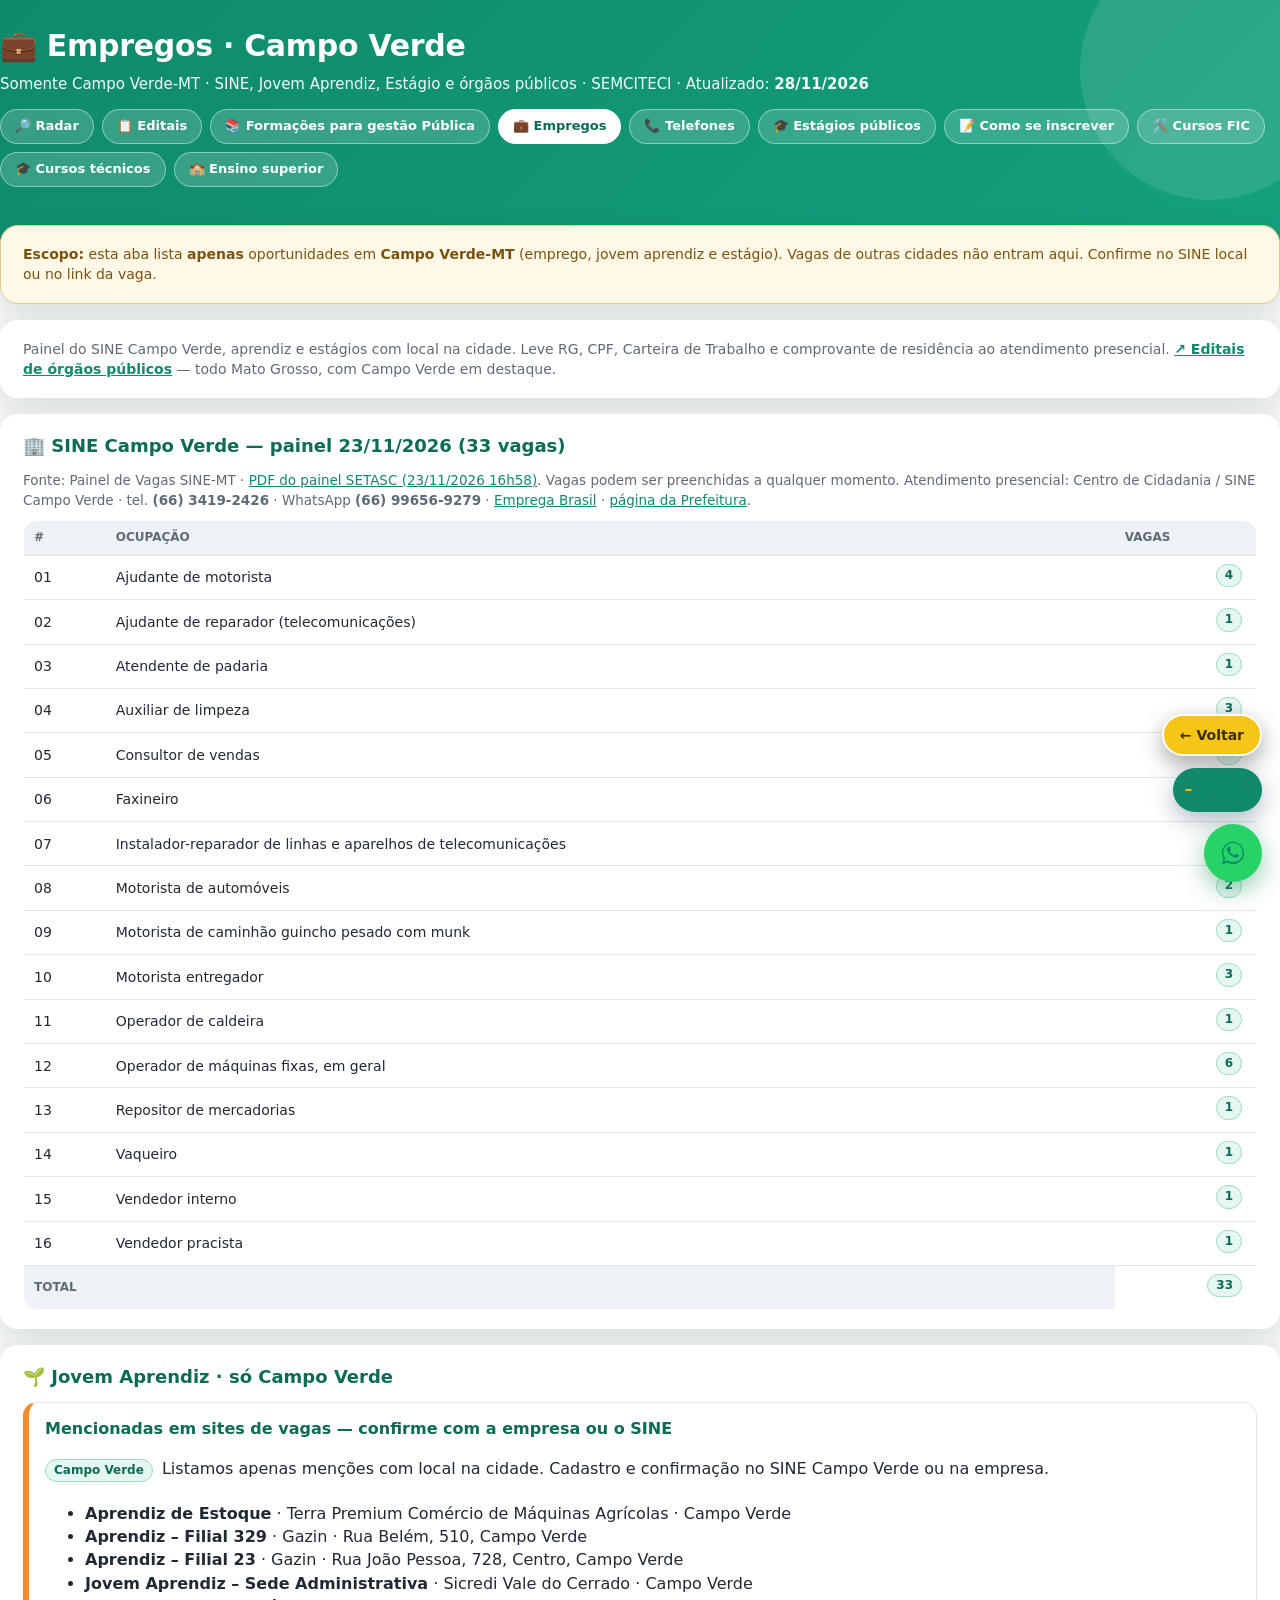
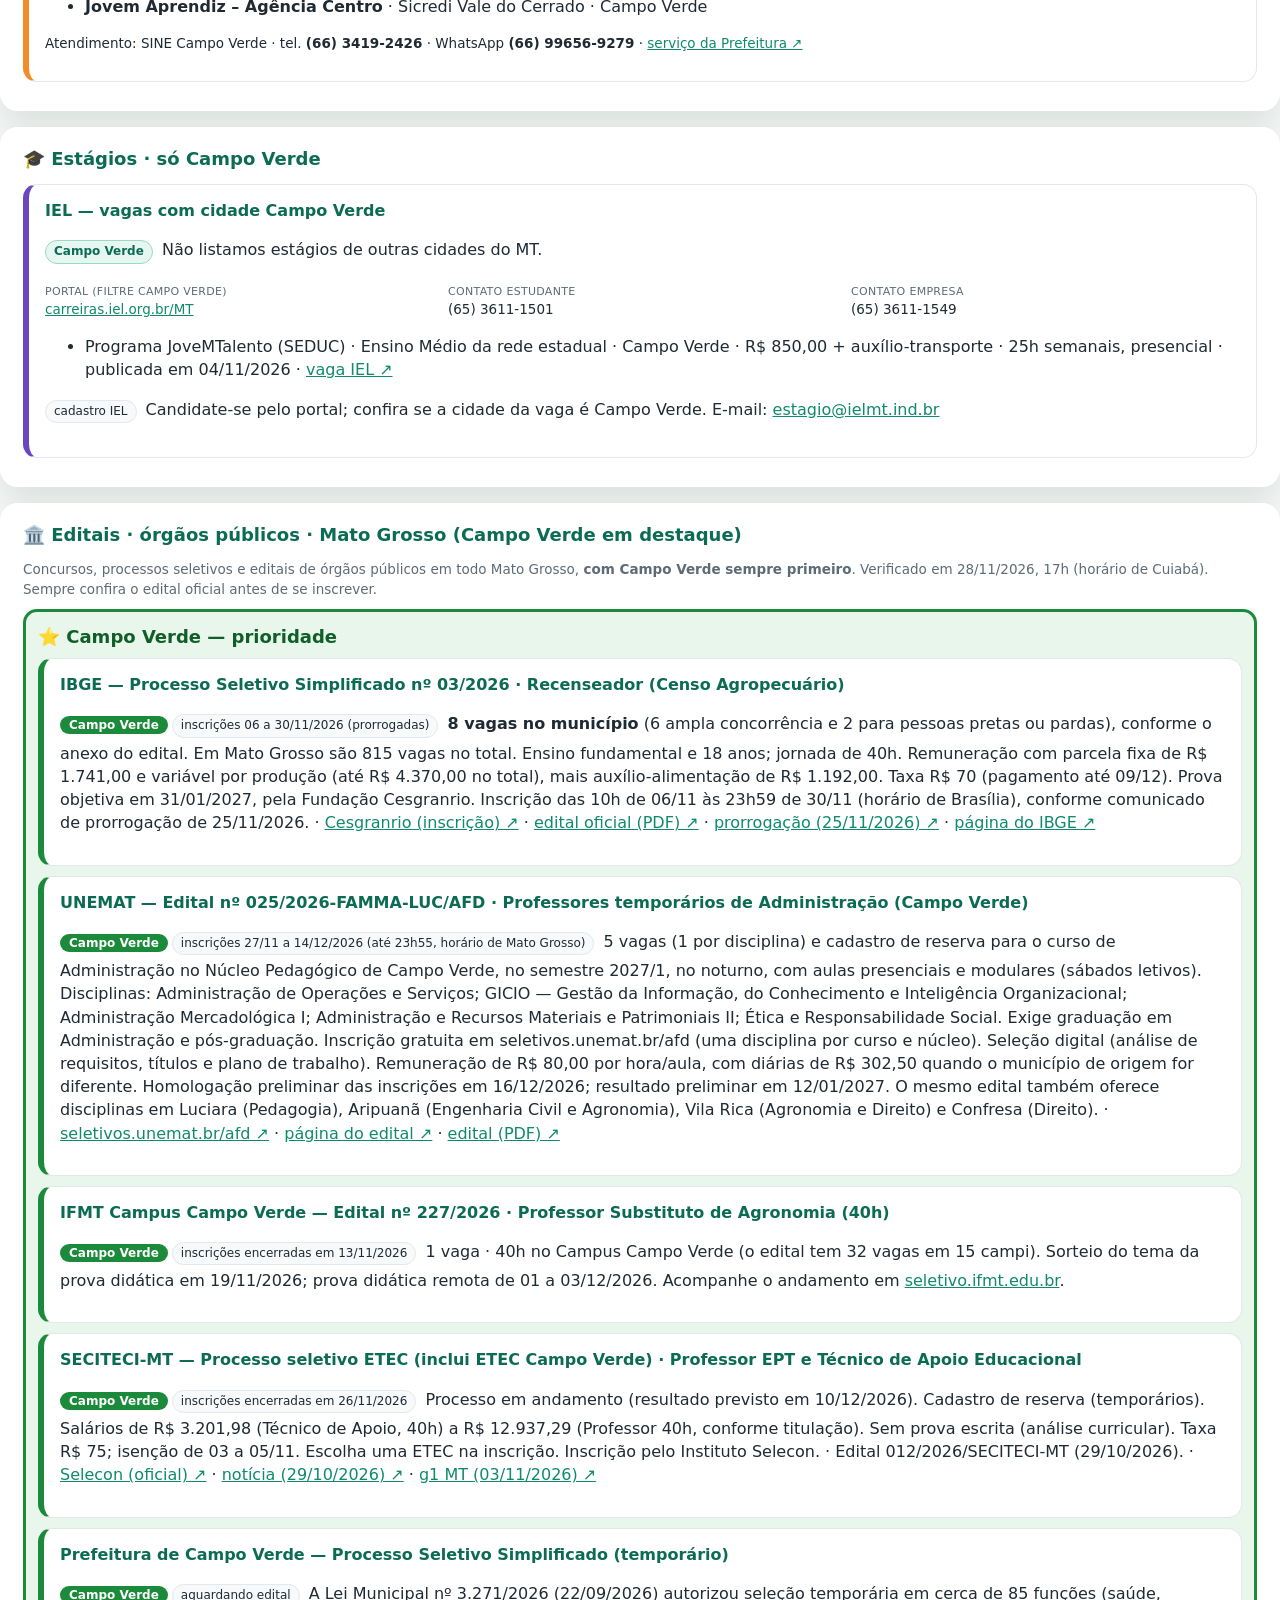
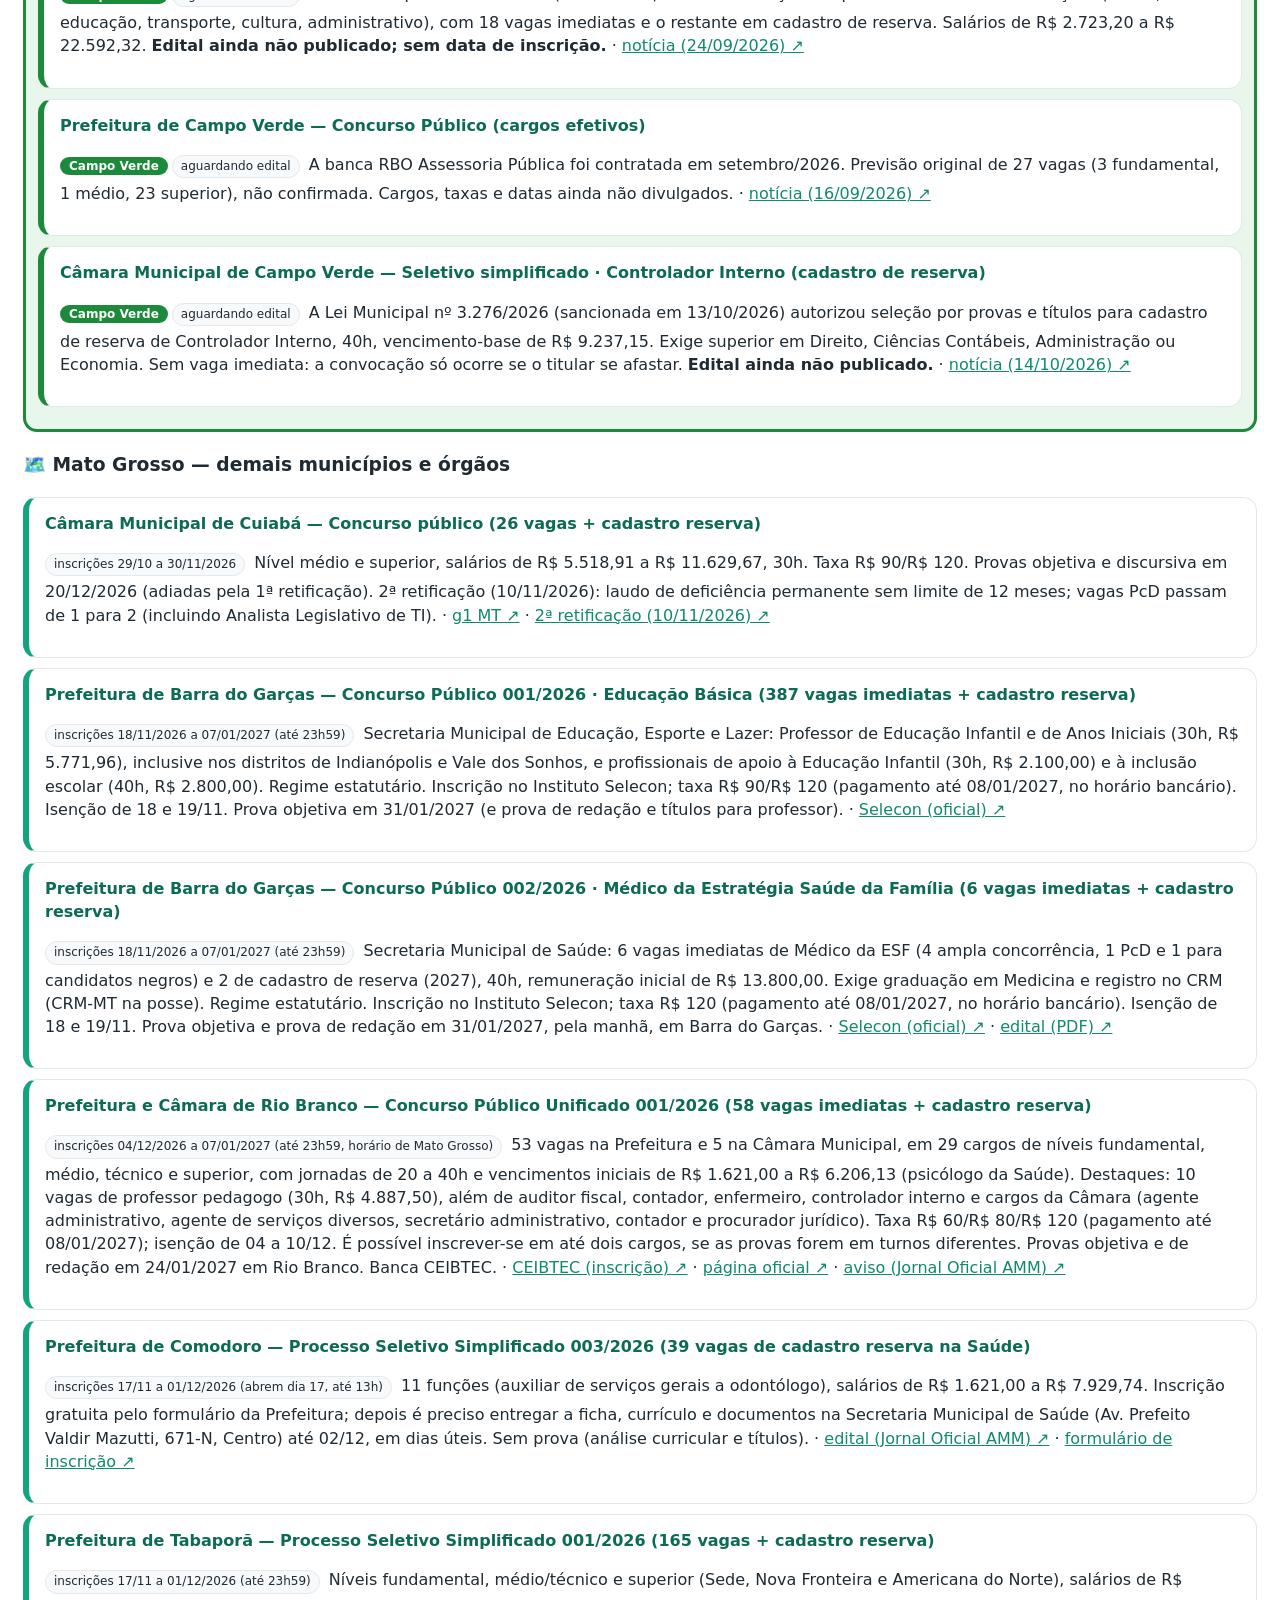
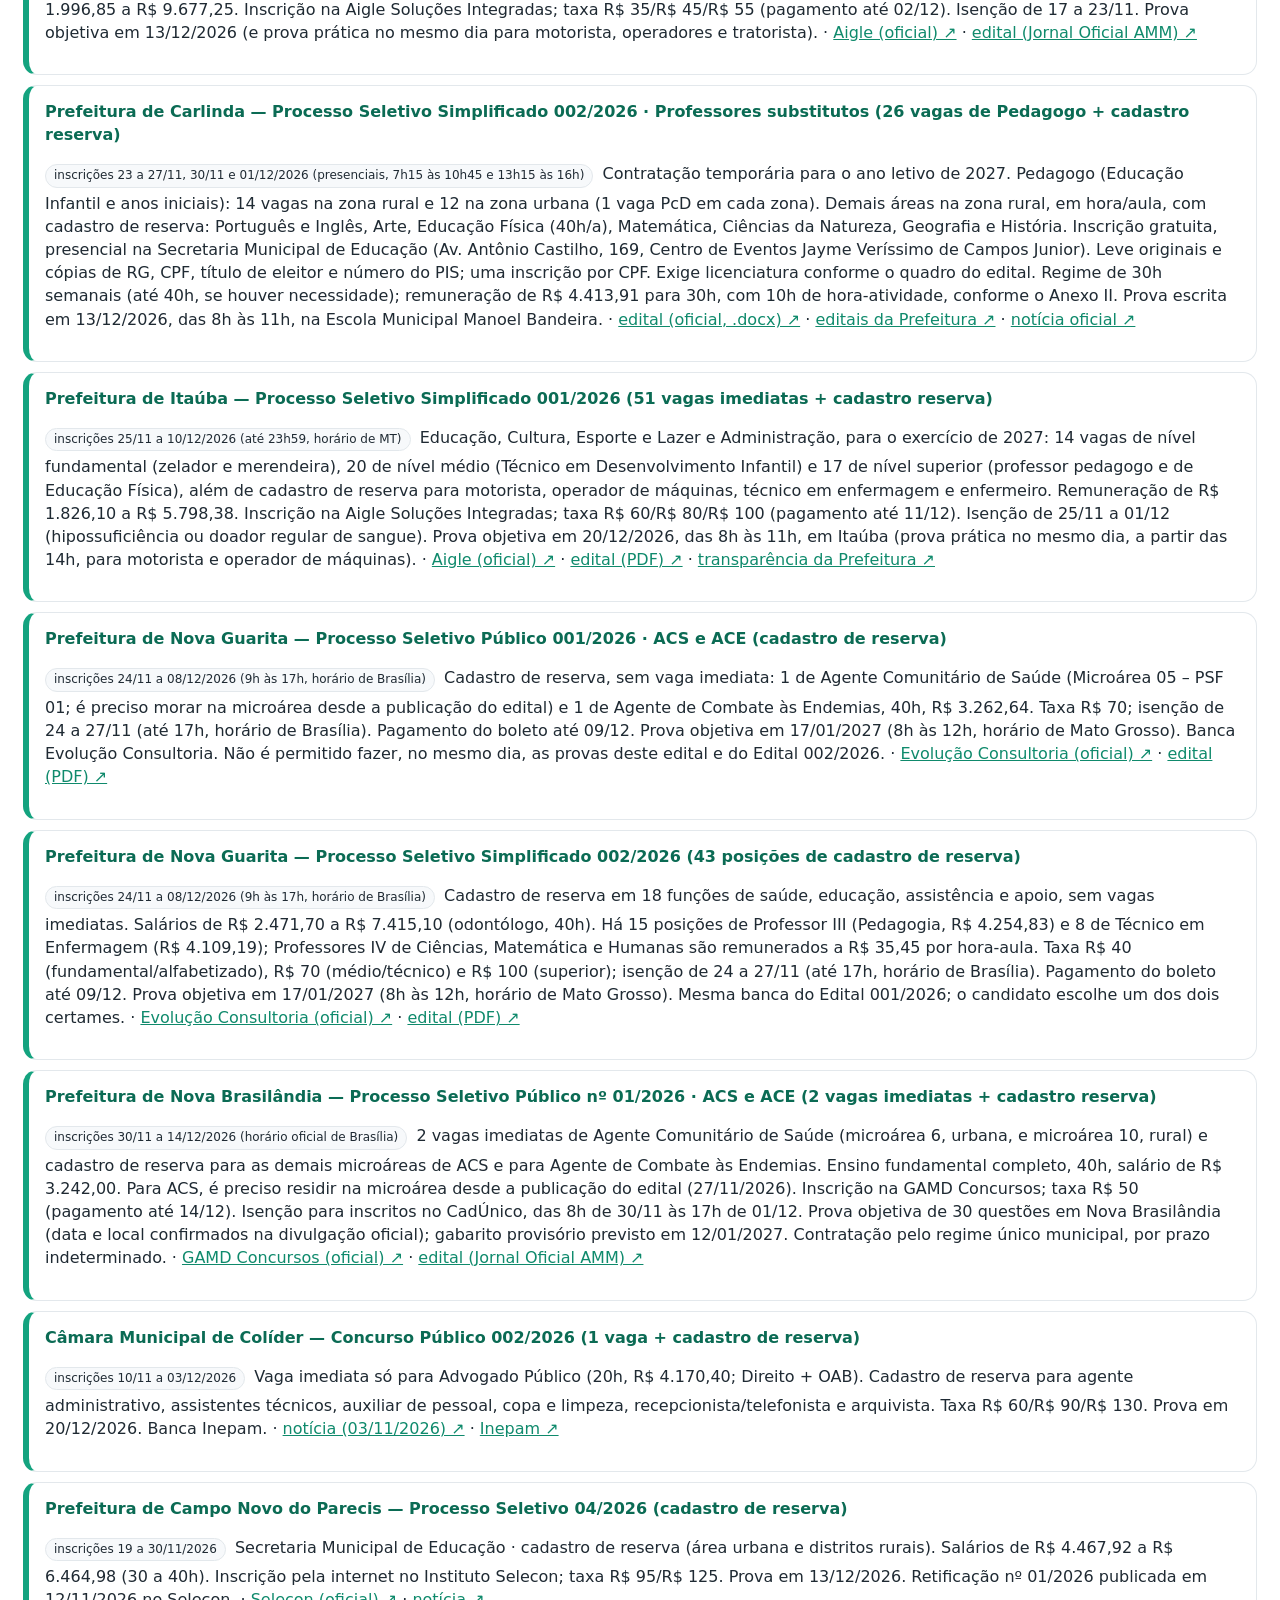
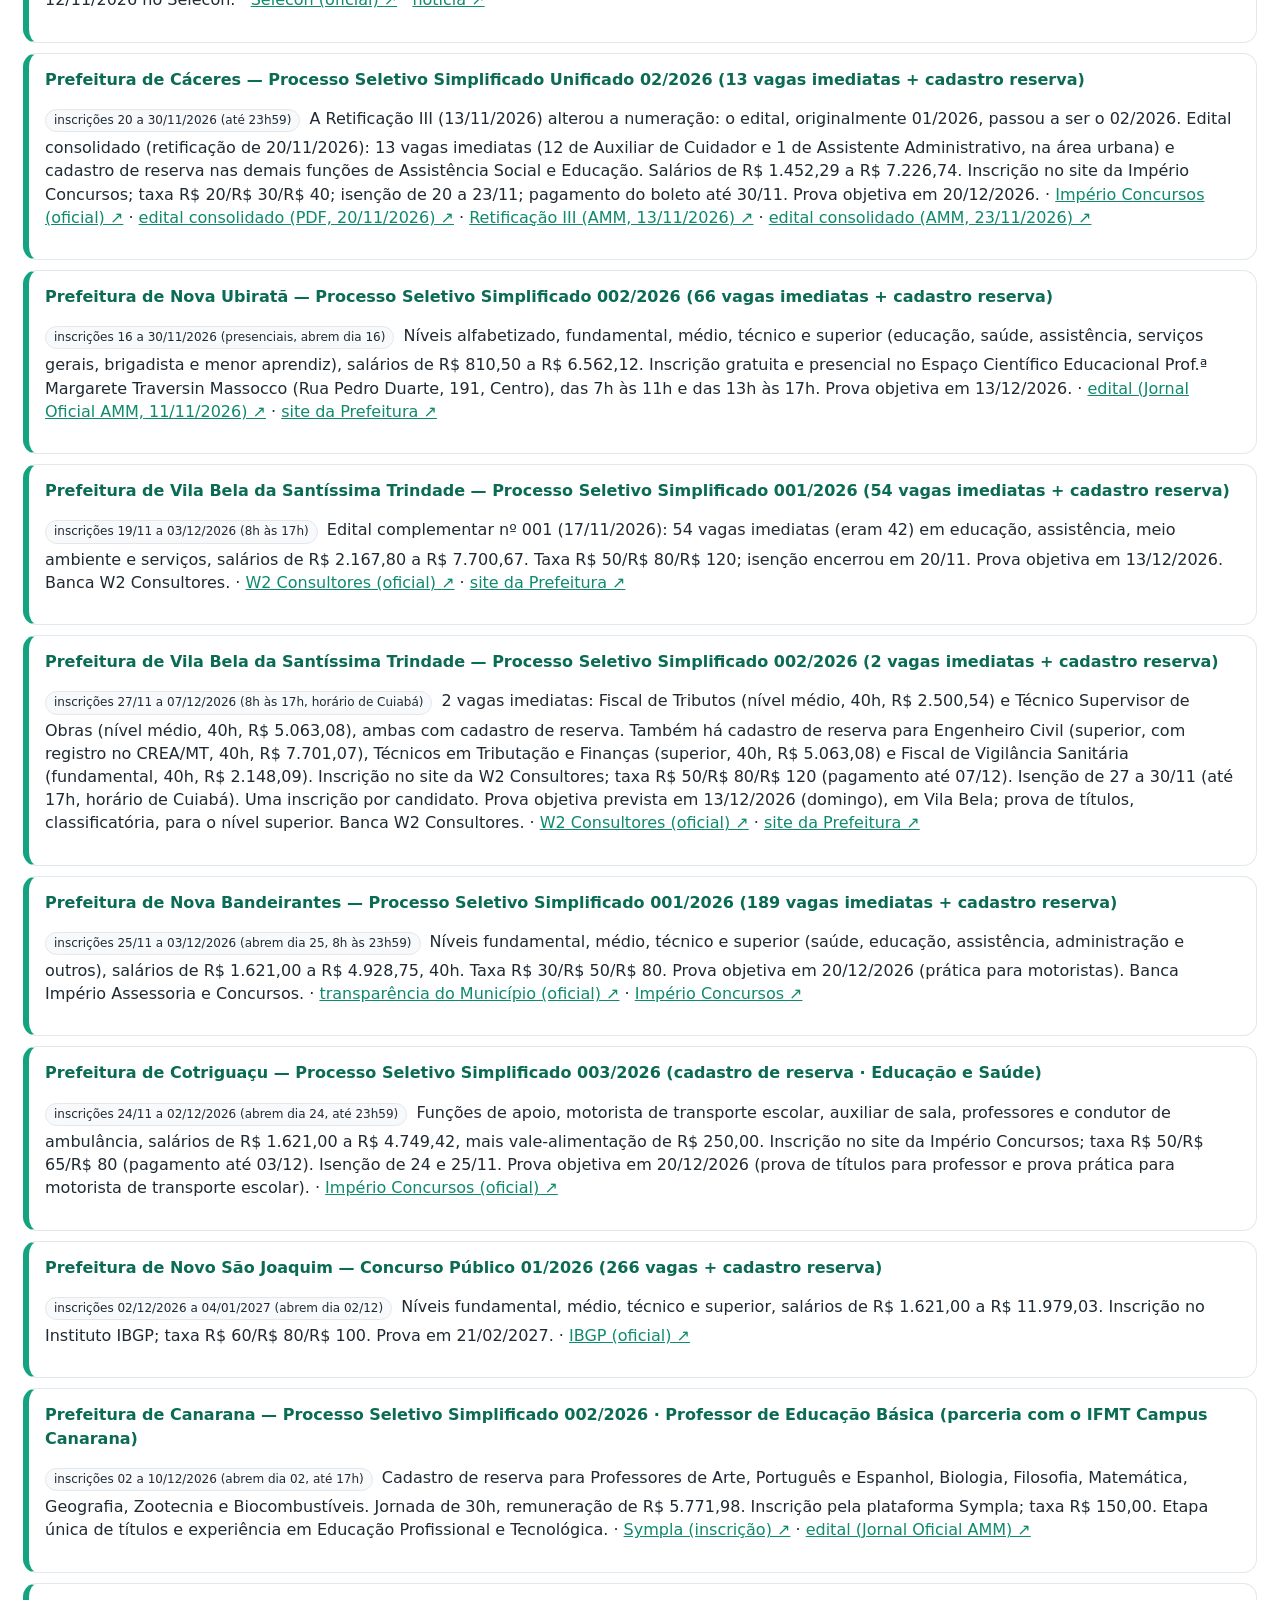
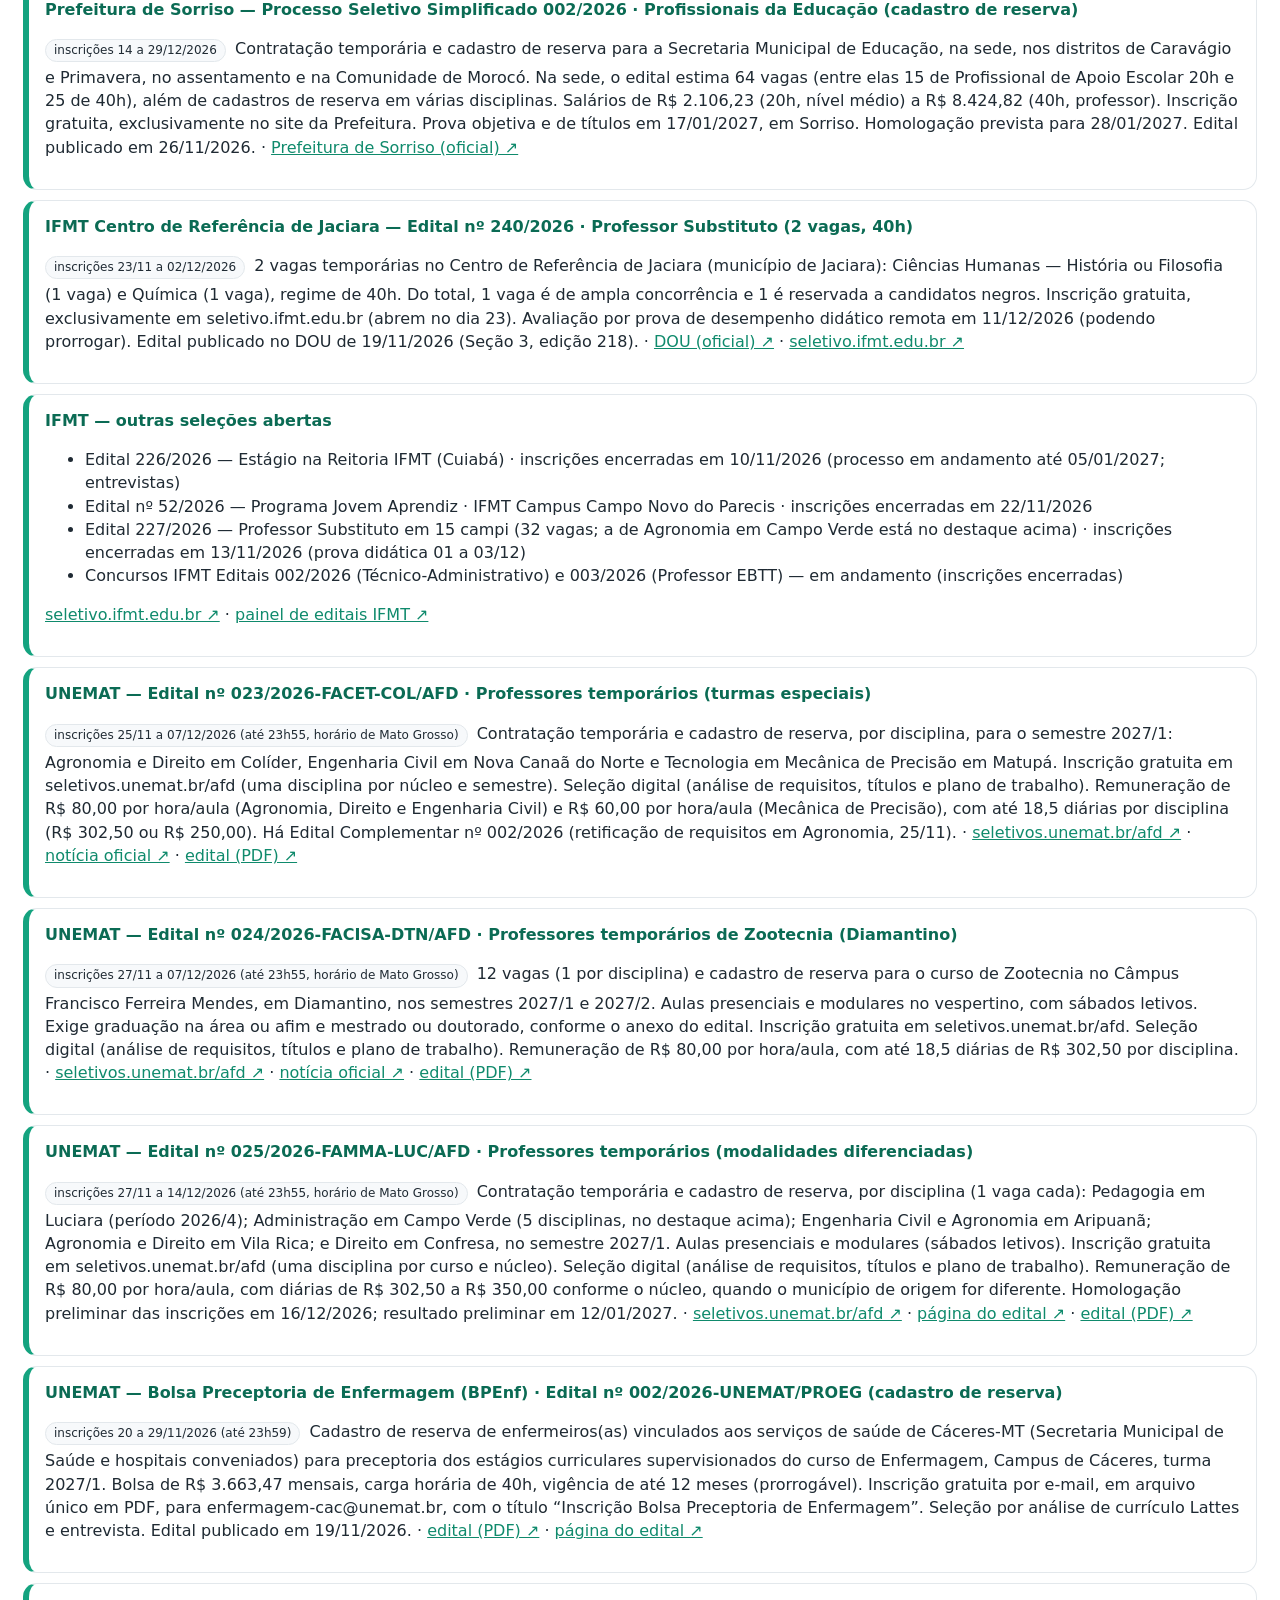
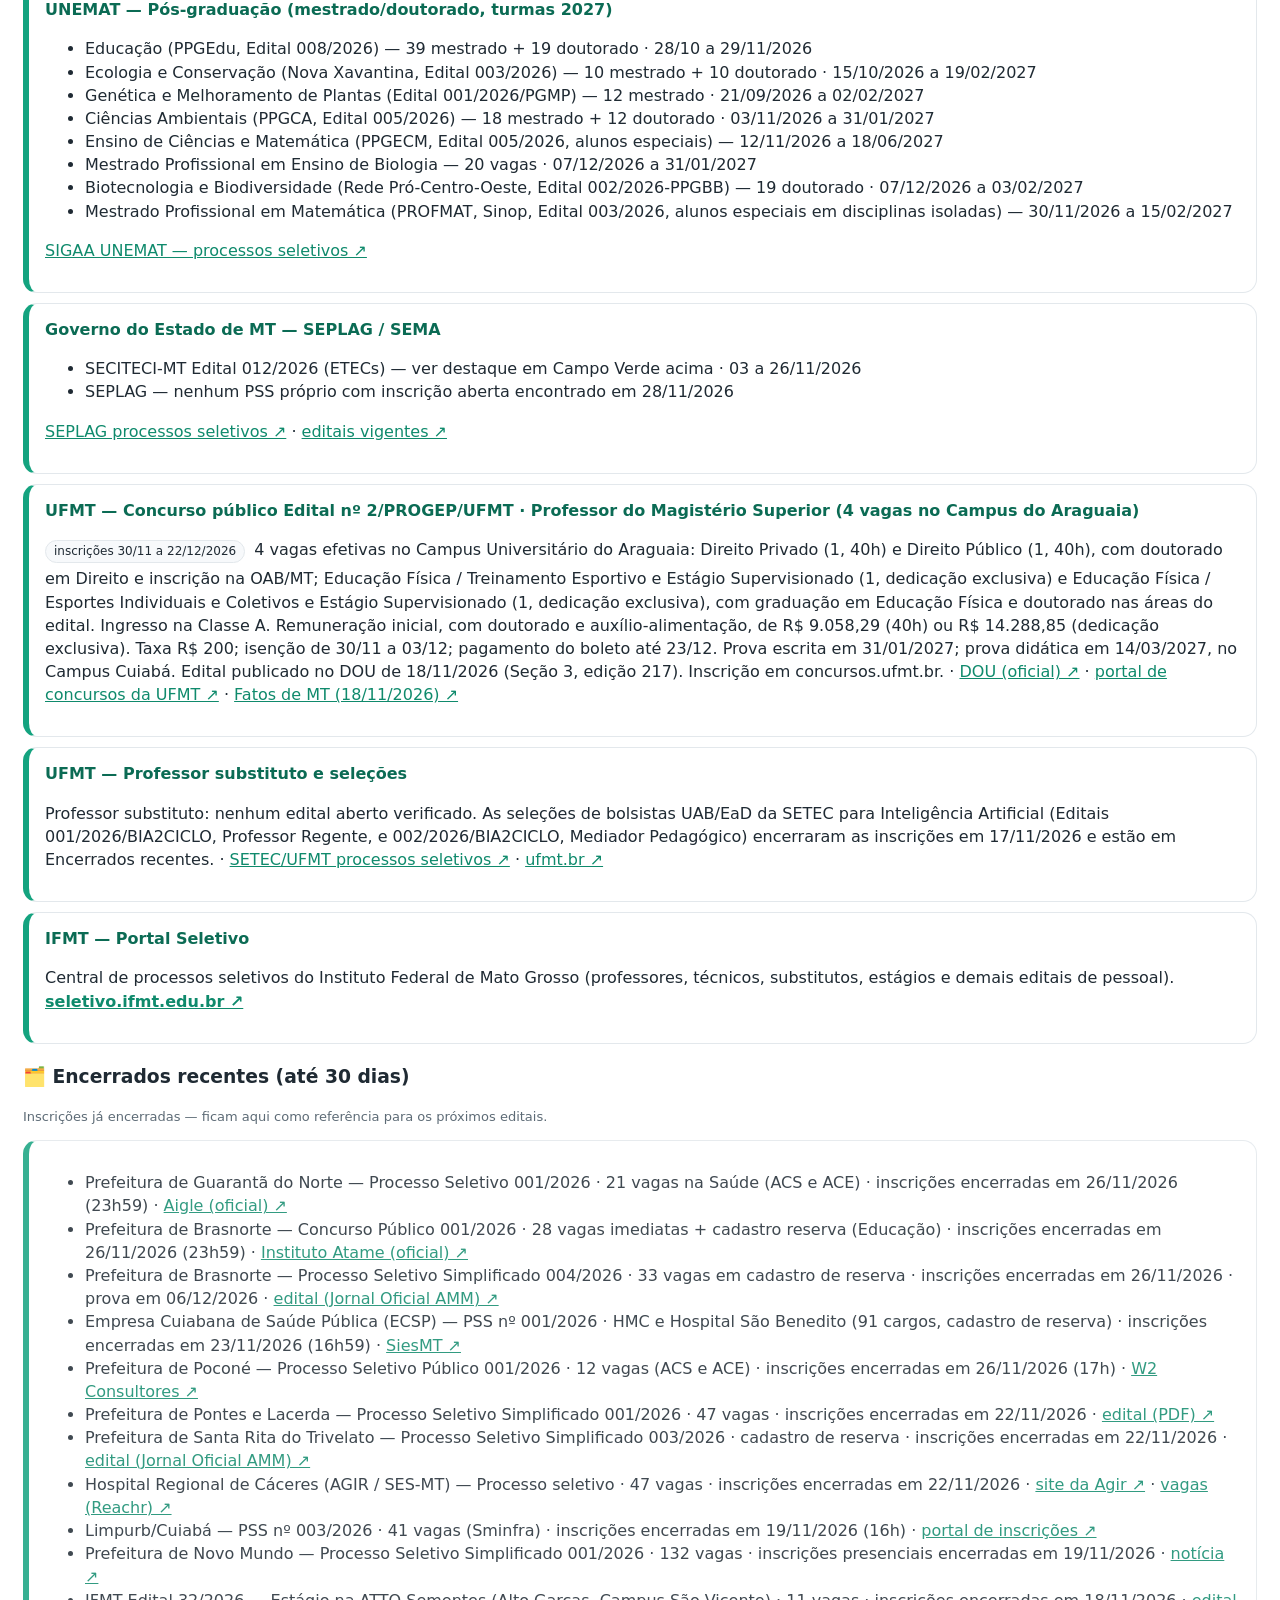
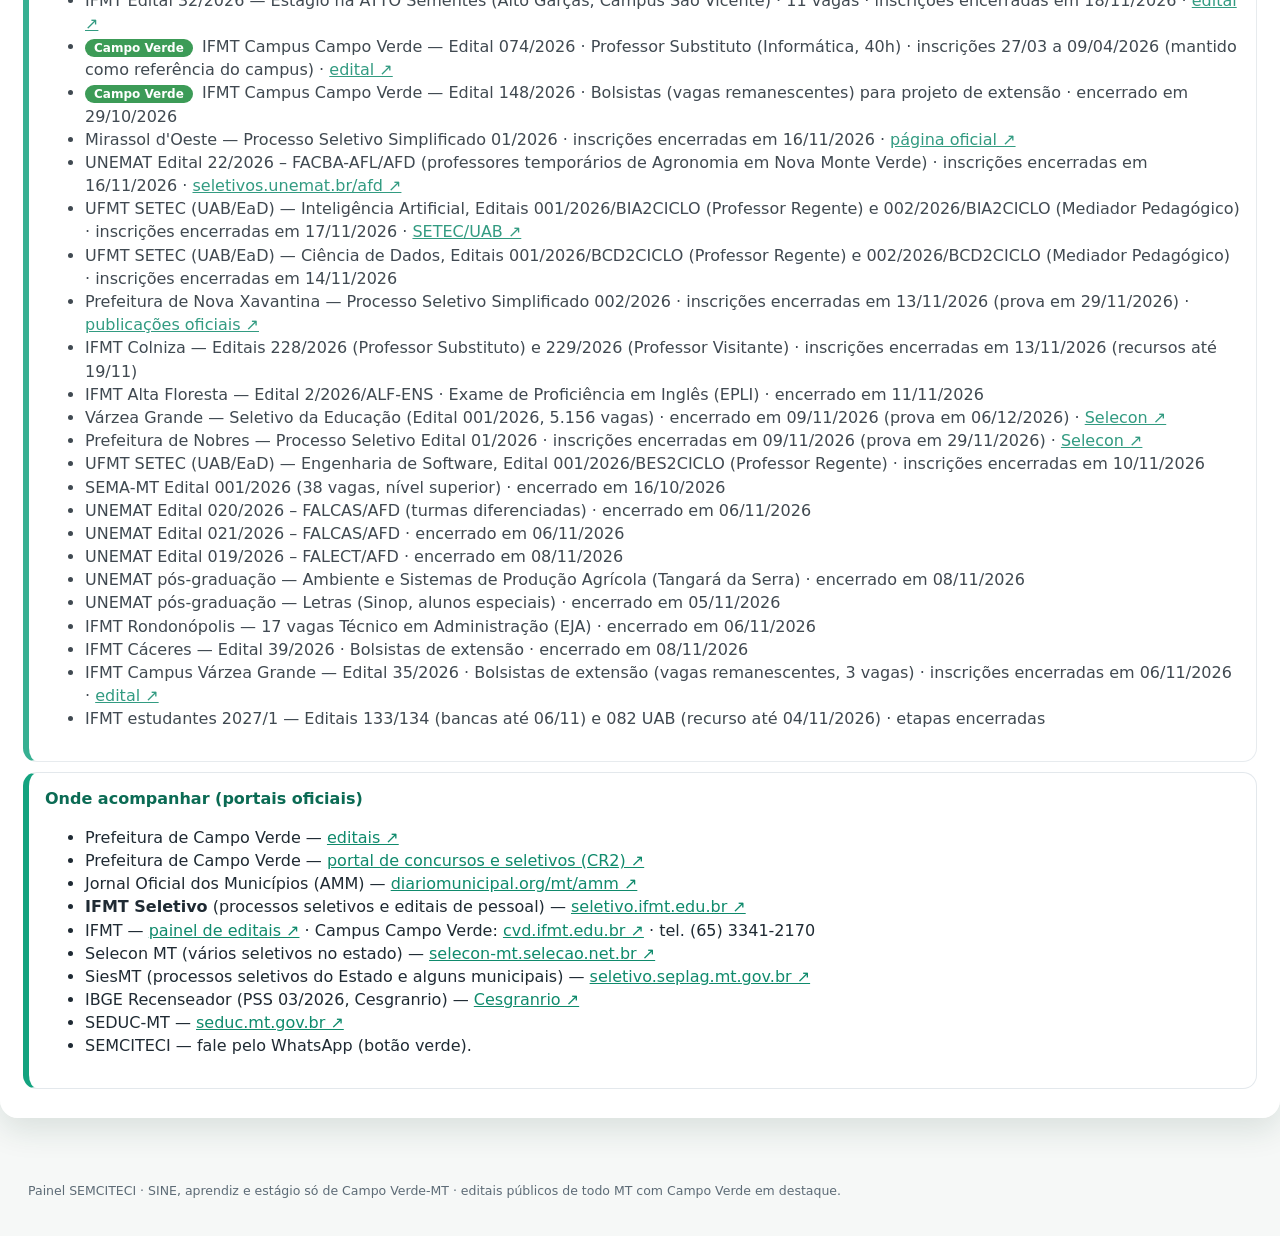
<file: empregos.html>
<!DOCTYPE html>
<html lang="pt-BR">
<head>
<meta charset="utf-8">
<meta name="viewport" content="width=device-width, initial-scale=1">
<title>Empregos Campo Verde – SINE, Aprendiz e Estágio – SEMCITECI</title>
<script defer src="https://cloud.umami.is/script.js" data-website-id="8f86e914-4372-4a19-87a1-45985c46d121"></script>
<style>
:root{--azul:#0f8a6c;--azul2:#14a37f;--verde:#0f8a6c;--laranja:#f28c28;--cinza:#5d6b76;--fundo:#f6f8f7;--branco:#fff;--borda:#e3e8ec;--texto:#1f2a33;--ambar:#b7791f}
*{box-sizing:border-box}html,body{margin:0;padding:0}
body{font-family:"Segoe UI",system-ui,-apple-system,Roboto,Arial,sans-serif;background:var(--fundo);color:var(--texto);font-size:15px;line-height:1.45}
a{color:var(--azul2)}
header.topo{background:linear-gradient(135deg,#0f8a6c 0%,#14a37f 55%,#f2a33a 130%);color:#fff;padding:18px clamp(16px,3vw,36px) 16px}
header.topo h1{margin:0;font-size:22px;font-weight:600}
header.topo .sub{margin-top:4px;font-size:13.5px;opacity:.9}
.nav-abas{display:flex;flex-wrap:wrap;gap:8px;margin-top:12px}
.nav-abas a{color:#fff;text-decoration:none;font-size:13px;font-weight:600;padding:6px 12px;border-radius:999px;border:1px solid rgba(255,255,255,.35);background:rgba(255,255,255,.12)}
.nav-abas a:hover{background:rgba(255,255,255,.22)}
.nav-abas a.ativa{background:#fff;color:#0b6b54}
main{max-width:none;width:100%;margin:-40px auto 0;padding:0 clamp(20px,4vw,48px) 48px;box-sizing:border-box;position:relative;z-index:2}
.aviso{background:#fff8e6;border:1px solid #ecc98b;border-radius:10px;padding:12px 14px;margin-bottom:14px;font-size:14px;color:#7a5210}
.intro{background:var(--branco);border:1px solid var(--borda);border-radius:10px;padding:14px 16px;margin-bottom:14px;font-size:14px;color:var(--cinza)}
.bloco{margin-bottom:22px}
.bloco h2{margin:0 0 10px;font-size:17px;color:var(--azul)}
.card{background:var(--branco);border:1px solid var(--borda);border-radius:10px;padding:14px 16px;margin-bottom:10px;border-left:6px solid var(--azul2)}
.card.sine{border-left-color:var(--verde)}
.card.aprend{border-left-color:var(--laranja)}
.card.est{border-left-color:#6b46c1}
.card h3{margin:0 0 6px;font-size:16px;color:var(--azul)}
.meta{display:grid;grid-template-columns:repeat(auto-fit,minmax(140px,1fr));gap:6px 14px;font-size:13.5px;margin:8px 0}
.meta .r{font-size:11px;text-transform:uppercase;letter-spacing:.3px;color:var(--cinza)}
.selo{display:inline-block;font-size:12px;padding:2px 8px;border-radius:999px;border:1px solid var(--borda);background:#f7f9fb;margin:0 4px 4px 0}
.selo.n{background:#e7f4ec;border-color:#a7d3b8;color:#1f5e3a;font-weight:700}
table{width:100%;border-collapse:collapse;font-size:14px;background:#fff;border:1px solid var(--borda);border-radius:10px;overflow:hidden}
th,td{padding:8px 10px;border-bottom:1px solid var(--borda);text-align:left}
th{background:#eef2f7;font-size:12px;text-transform:uppercase;color:var(--cinza)}
td.num{text-align:right;font-weight:700;white-space:nowrap}
footer{max-width:none;width:100%;margin:0 auto;padding:0 clamp(16px,3vw,36px) 30px;font-size:12.5px;color:var(--cinza);box-sizing:border-box}
.flutuantes{position:fixed;right:18px;bottom:18px;z-index:60;display:flex;flex-direction:column;align-items:flex-end;gap:10px}
.visita-flutua{display:inline-flex;align-items:center;gap:6px;background:#0f8a6c;color:#fff;text-decoration:none;border-radius:999px;padding:8px 12px;font-size:12.5px;font-weight:600;box-shadow:0 8px 24px rgba(31,58,95,.35)}
.visita-flutua .n{font-size:15px;font-weight:800;color:#f5c518}
.visita-flutua .rot{opacity:.92;font-weight:500;font-size:11.5px;line-height:1.2}
.zap-flutua{width:58px;height:58px;border-radius:50%;background:#25d366;color:#fff;display:grid;place-items:center;box-shadow:0 8px 24px rgba(18,140,70,.45);text-decoration:none}
@media (max-width:640px){header.topo{padding:14px 16px}header.topo h1{font-size:18px}.flutuantes{right:14px;bottom:14px}}
/* RADAR_FULLBLEED */

/* full-bleed shell aligned with home */
header.topo{background:linear-gradient(135deg,#0f8a6c 0%,#14a37f 55%,#f2a33a 130%)!important;color:#fff;padding:22px clamp(16px,3vw,36px) 56px!important;position:relative;overflow:hidden}
header.topo:after{content:"";position:absolute;right:-50px;top:-50px;width:220px;height:220px;border-radius:50%;background:rgba(255,255,255,.08);pointer-events:none}
header.topo h1{font-size:26px!important;letter-spacing:-.2px}
header.topo .sub{font-size:14.5px!important;opacity:.95}
.nav-abas a{border-color:rgba(255,255,255,.4)!important;background:rgba(255,255,255,.14)!important}
.nav-abas a.ativa{background:#fff!important;color:#0b6b54!important}
main{max-width:none!important;width:100%!important;margin:-36px auto 0!important;padding:0 clamp(16px,3vw,36px) 40px!important;position:relative;z-index:2;box-sizing:border-box}
main > .aviso,main > .intro,main > .bloco,main > section{background:rgba(255,255,255,.96);backdrop-filter:blur(10px);-webkit-backdrop-filter:blur(10px);border:1px solid rgba(255,255,255,.75);box-shadow:0 10px 28px rgba(20,60,40,.10);border-radius:16px;padding:16px 18px;margin-bottom:14px}
main > .aviso{background:#fff8e6;border-color:#ecc98b}
main > .bloco{padding:16px 18px}
main > .bloco h2{margin-top:0}
footer{max-width:none!important;width:100%!important;padding:0 clamp(16px,3vw,36px) 30px!important;box-sizing:border-box}
table{width:100%!important}
.card{width:100%;box-sizing:border-box}
body{font-size:16px!important;background:#f6f8f7!important}

</style>
<link rel="stylesheet" href="radar-fx.css?v=7">
<style id="voltar-css">.flutuantes{position:fixed!important;right:18px!important;bottom:18px!important;z-index:100010!important;display:flex!important;flex-direction:column!important;align-items:flex-end!important;gap:12px!important}.flutuantes .zap-flutua{position:static!important;right:auto!important;bottom:auto!important}a.btn-voltar,.btn-voltar{position:static!important;display:inline-flex!important;visibility:visible!important;opacity:1!important;align-items:center!important;gap:6px!important;background:#f5c518!important;background-image:none!important;color:#3a2e00!important;-webkit-text-fill-color:#3a2e00!important;border:2px solid #fff!important;text-decoration:none!important;font:700 14px system-ui,sans-serif!important;padding:11px 16px!important;border-radius:999px!important;box-shadow:0 8px 22px rgba(0,0,0,.35)!important;white-space:nowrap!important;pointer-events:auto!important;margin:0!important}a.btn-voltar:hover,.btn-voltar:hover{background:#ffe566!important;color:#3a2e00!important;-webkit-text-fill-color:#3a2e00!important}@media(max-width:640px){.flutuantes{right:14px!important;bottom:14px!important}}</style>
</head>
<body>
<header class="topo">
<h1>💼 Empregos · Campo Verde</h1>
  <div class="sub">Somente Campo Verde-MT · SINE, Jovem Aprendiz, Estágio e órgãos públicos · SEMCITECI · Atualizado: <b>28/11/2026</b></div>
  <nav class="nav-abas" aria-label="Abas do Radar">
    <a href="index.html">🔎 Radar</a>
    <a href="editais.html">📋 Editais</a>
    <a href="formacoes.html">📚 Formações para gestão Pública</a>
    <a class="ativa" href="empregos.html">💼 Empregos</a>
    <a href="telefones.html">📞 Telefones</a>
    <a href="estagios-publicos.html">🎓 Estágios públicos</a>
    <a href="como-se-inscrever.html">📝 Como se inscrever</a>
    <a href="cursos-fic.html">🛠️ Cursos FIC</a>
    <a href="cursos-tecnicos.html">🎓 Cursos técnicos</a>
    <a href="ensino-superior.html">🏫 Ensino superior</a>
  </nav>
</header>
<main>
  <p class="aviso"><b>Escopo:</b> esta aba lista <b>apenas</b> oportunidades em <b>Campo Verde-MT</b> (emprego, jovem aprendiz e estágio). Vagas de outras cidades não entram aqui. Confirme no SINE local ou no link da vaga.</p>
  <p class="intro">Painel do SINE Campo Verde, aprendiz e estágios com local na cidade. Leve RG, CPF, Carteira de Trabalho e comprovante de residência ao atendimento presencial. <a href="#orgaos-publicos"><b>↗ Editais de órgãos públicos</b></a> — todo Mato Grosso, com Campo Verde em destaque.</p>

  <section class="bloco">
    <h2>🏢 SINE Campo Verde — painel 23/11/2026 (33 vagas)</h2>
    <p style="font-size:13.5px;color:var(--cinza);margin:0 0 10px">Fonte: Painel de Vagas SINE-MT · <a href="https://www.setasc.mt.gov.br/documents/364148/76694690/PAINEL+DE+VAGAS+23.11.26+Todas+as+Unidades+SINE+MT.pdf" target="_blank" rel="noopener">PDF do painel SETASC (23/11/2026 16h58)</a>. Vagas podem ser preenchidas a qualquer momento. Atendimento presencial: Centro de Cidadania / SINE Campo Verde · tel. <b>(66) 3419-2426</b> · WhatsApp <b>(66) 99656-9279</b> · <a href="https://empregabrasil.trabalho.gov.br" target="_blank" rel="noopener">Emprega Brasil</a> · <a href="https://campoverde.servicos.pentagono.info/index/servico/t/empresa/c/60/d/desenvolvimento-economico/s/486/sine" target="_blank" rel="noopener">página da Prefeitura</a>.</p>
    <table>
      <thead><tr><th>#</th><th>Ocupação</th><th>Vagas</th></tr></thead>
      <tbody id="tbSine"></tbody>
    </table>
  </section>

<section class="bloco">
    <h2>🌱 Jovem Aprendiz · só Campo Verde</h2>
    <div class="card aprend">
      <h3>Mencionadas em sites de vagas — confirme com a empresa ou o SINE</h3>
      <p><span class="selo n">Campo Verde</span> Listamos apenas menções com local na cidade. Cadastro e confirmação no SINE Campo Verde ou na empresa.</p>
      <ul>
        <li><b>Aprendiz de Estoque</b> · Terra Premium Comércio de Máquinas Agrícolas · Campo Verde</li>
        <li><b>Aprendiz – Filial 329</b> · Gazin · Rua Belém, 510, Campo Verde</li>
        <li><b>Aprendiz – Filial 23</b> · Gazin · Rua João Pessoa, 728, Centro, Campo Verde</li>
        <li><b>Jovem Aprendiz – Sede Administrativa</b> · Sicredi Vale do Cerrado · Campo Verde</li>
        <li><b>Jovem Aprendiz – Agência Centro</b> · Sicredi Vale do Cerrado · Campo Verde</li>
      </ul>
      <p style="font-size:13.5px;margin-top:8px">Atendimento: SINE Campo Verde · tel. <b>(66) 3419-2426</b> · WhatsApp <b>(66) 99656-9279</b> · <a href="https://campoverde.servicos.pentagono.info/index/servico/t/empresa/c/60/d/desenvolvimento-economico/s/486/sine" target="_blank" rel="noopener">serviço da Prefeitura ↗</a></p>
    </div>
  </section>

  <section class="bloco">
    <h2>🎓 Estágios · só Campo Verde</h2>
    <div class="card est">
      <h3>IEL — vagas com cidade Campo Verde</h3>
      <p><span class="selo n">Campo Verde</span> Não listamos estágios de outras cidades do MT.</p>
      <div class="meta">
        <div><div class="r">Portal (filtre Campo Verde)</div><a href="https://carreiras.iel.org.br/MT" target="_blank" rel="noopener">carreiras.iel.org.br/MT</a></div>
        <div><div class="r">Contato estudante</div>(65) 3611-1501</div>
        <div><div class="r">Contato empresa</div>(65) 3611-1549</div>
      </div>
      <ul>
        <li>Programa JoveMTalento (SEDUC) · Ensino Médio da rede estadual · Campo Verde · R$ 850,00 + auxílio-transporte · 25h semanais, presencial · publicada em 04/11/2026 · <a href="https://carreiras.iel.org.br/MT/vaga/estagio/32767/programa-jovemtalento-ensino-medio-tecnico-campo-verde-copia" target="_blank" rel="noopener">vaga IEL ↗</a></li>
      </ul>
      <p><span class="selo">cadastro IEL</span> Candidate-se pelo portal; confira se a cidade da vaga é Campo Verde. E-mail: <a href="mailto:estagio@ielmt.ind.br">estagio@ielmt.ind.br</a></p>
    </div>
  </section>

  <section class="bloco" id="orgaos-publicos">
    <style>
      #orgaos-publicos .cv-bloco{border:3px solid #1b8a3a;background:#e8f6ec;border-radius:14px;padding:12px;margin:0 0 18px}
      #orgaos-publicos .cv-bloco h3.cv-tit{color:#0f5f27;font-size:18px;margin:0 0 8px}
      #orgaos-publicos .cv-bloco .card{border-left:6px solid #1b8a3a;background:#fff}
      #orgaos-publicos .selo-cv{background:#1b8a3a;color:#fff;border-radius:999px;padding:2px 9px;font-size:12px;font-weight:700;margin-right:4px}
    </style>
    <h2>🏛️ Editais · órgãos públicos · Mato Grosso (Campo Verde em destaque)</h2>
    <p style="font-size:13.5px;color:var(--cinza);margin:0 0 10px">Concursos, processos seletivos e editais de órgãos públicos em todo Mato Grosso, <b>com Campo Verde sempre primeiro</b>. Verificado em 28/11/2026, 17h (horário de Cuiabá). Sempre confira o edital oficial antes de se inscrever.</p>
    <div class="cv-bloco">
    <h3 class="cv-tit">⭐ Campo Verde — prioridade</h3>
    <div class="card">
      <h3>IBGE — Processo Seletivo Simplificado nº 03/2026 · Recenseador (Censo Agropecuário)</h3>
      <p><span class="selo-cv">Campo Verde</span><span class="selo">inscrições 06 a 30/11/2026 (prorrogadas)</span> <b>8 vagas no município</b> (6 ampla concorrência e 2 para pessoas pretas ou pardas), conforme o anexo do edital. Em Mato Grosso são 815 vagas no total. Ensino fundamental e 18 anos; jornada de 40h. Remuneração com parcela fixa de R$ 1.741,00 e variável por produção (até R$ 4.370,00 no total), mais auxílio-alimentação de R$ 1.192,00. Taxa R$ 70 (pagamento até 09/12). Prova objetiva em 31/01/2027, pela Fundação Cesgranrio. Inscrição das 10h de 06/11 às 23h59 de 30/11 (horário de Brasília), conforme comunicado de prorrogação de 25/11/2026. · <a href="https://concursos.cesgranrio.org.br/portal/avaliacoes/33" target="_blank" rel="noopener">Cesgranrio (inscrição) ↗</a> · <a href="https://ftp.ibge.gov.br/edital/PSS_Censo_Agro/2026_03/EDITAL_03_2026_PSS_RECENSEADOR_IBGE.pdf" target="_blank" rel="noopener">edital oficial (PDF) ↗</a> · <a href="https://agenciadenoticias.ibge.gov.br/agencia-noticias/2012-agencia-de-noticias/noticias/48748-inscricoes-para-pss-de-recenseador-do-ibge-sao-prorrogadas-ate-o-dia-30-de-novembro" target="_blank" rel="noopener">prorrogação (25/11/2026) ↗</a> · <a href="https://www.ibge.gov.br/acesso-informacao/institucional/trabalhe-conosco/48482-2026-03-recenseador.html" target="_blank" rel="noopener">página do IBGE ↗</a></p>
    </div>
    <div class="card">
      <h3>UNEMAT — Edital nº 025/2026-FAMMA-LUC/AFD · Professores temporários de Administração (Campo Verde)</h3>
      <p><span class="selo-cv">Campo Verde</span><span class="selo">inscrições 27/11 a 14/12/2026 (até 23h55, horário de Mato Grosso)</span> 5 vagas (1 por disciplina) e cadastro de reserva para o curso de Administração no Núcleo Pedagógico de Campo Verde, no semestre 2027/1, no noturno, com aulas presenciais e modulares (sábados letivos). Disciplinas: Administração de Operações e Serviços; GICIO — Gestão da Informação, do Conhecimento e Inteligência Organizacional; Administração Mercadológica I; Administração e Recursos Materiais e Patrimoniais II; Ética e Responsabilidade Social. Exige graduação em Administração e pós-graduação. Inscrição gratuita em seletivos.unemat.br/afd (uma disciplina por curso e núcleo). Seleção digital (análise de requisitos, títulos e plano de trabalho). Remuneração de R$ 80,00 por hora/aula, com diárias de R$ 302,50 quando o município de origem for diferente. Homologação preliminar das inscrições em 16/12/2026; resultado preliminar em 12/01/2027. O mesmo edital também oferece disciplinas em Luciara (Pedagogia), Aripuanã (Engenharia Civil e Agronomia), Vila Rica (Agronomia e Direito) e Confresa (Direito). · <a href="https://seletivos.unemat.br/afd/" target="_blank" rel="noopener">seletivos.unemat.br/afd ↗</a> · <a href="https://unemat.br/editais/27-11-2026-edital-n-025-2026-famma-luc-afd-unemat" target="_blank" rel="noopener">página do edital ↗</a> · <a href="https://cms.unemat.br/storage/documentos/documento-arquivo/rdb7HDay5YTqIVSdYyLAEGFiZITnjCObM7mvtN5w.pdf" target="_blank" rel="noopener">edital (PDF) ↗</a></p>
    </div>
    <div class="card">
      <h3>IFMT Campus Campo Verde — Edital nº 227/2026 · Professor Substituto de Agronomia (40h)</h3>
      <p><span class="selo-cv">Campo Verde</span><span class="selo">inscrições encerradas em 13/11/2026</span> 1 vaga · 40h no Campus Campo Verde (o edital tem 32 vagas em 15 campi). Sorteio do tema da prova didática em 19/11/2026; prova didática remota de 01 a 03/12/2026. Acompanhe o andamento em <a href="https://seletivo.ifmt.edu.br/" target="_blank" rel="noopener">seletivo.ifmt.edu.br</a>.</p>
    </div>
    <div class="card">
      <h3>SECITECI-MT — Processo seletivo ETEC (inclui ETEC Campo Verde) · Professor EPT e Técnico de Apoio Educacional</h3>
      <p><span class="selo-cv">Campo Verde</span><span class="selo">inscrições encerradas em 26/11/2026</span> Processo em andamento (resultado previsto em 10/12/2026). Cadastro de reserva (temporários). Salários de R$ 3.201,98 (Técnico de Apoio, 40h) a R$ 12.937,29 (Professor 40h, conforme titulação). Sem prova escrita (análise curricular). Taxa R$ 75; isenção de 03 a 05/11. Escolha uma ETEC na inscrição. Inscrição pelo Instituto Selecon. · Edital 012/2026/SECITECI-MT (29/10/2026). · <a href="https://selecon-mt.selecao.net.br/informacoes/103/" target="_blank" rel="noopener">Selecon (oficial) ↗</a> · <a href="https://nx1.com.br/2026/10/29/seciteci-lanca-edital-para-processo-seletivo-de-contratacao-de-professores-e-tecnicos/" target="_blank" rel="noopener">notícia (29/10/2026) ↗</a> · <a href="https://g1.globo.com/mt/mato-grosso/noticia/2026/11/03/governo-abre-inscricoes-para-processo-seletivo-com-salarios-de-ate-r-129-mil-veja-areas-e-como-participar.ghtml" target="_blank" rel="noopener">g1 MT (03/11/2026) ↗</a></p>
    </div>
    <div class="card">
      <h3>Prefeitura de Campo Verde — Processo Seletivo Simplificado (temporário)</h3>
      <p><span class="selo-cv">Campo Verde</span><span class="selo">aguardando edital</span> A Lei Municipal nº 3.271/2026 (22/09/2026) autorizou seleção temporária em cerca de 85 funções (saúde, educação, transporte, cultura, administrativo), com 18 vagas imediatas e o restante em cadastro de reserva. Salários de R$ 2.723,20 a R$ 22.592,32. <b>Edital ainda não publicado; sem data de inscrição.</b> · <a href="https://www.fatosdematogrosso.com.br/cidades/campo-verde-autoriza-seletivo-com-18-vagas-imediatas-e-salarios-de-ate-r-225-mil/16527" target="_blank" rel="noopener">notícia (24/09/2026) ↗</a></p>
    </div>
    <div class="card">
      <h3>Prefeitura de Campo Verde — Concurso Público (cargos efetivos)</h3>
      <p><span class="selo-cv">Campo Verde</span><span class="selo">aguardando edital</span> A banca RBO Assessoria Pública foi contratada em setembro/2026. Previsão original de 27 vagas (3 fundamental, 1 médio, 23 superior), não confirmada. Cargos, taxas e datas ainda não divulgados. · <a href="https://www.fatosdematogrosso.com.br/sem-rotulo/campo-verde-contrata-banca-para-novo-concurso-publico/16108" target="_blank" rel="noopener">notícia (16/09/2026) ↗</a></p>
    </div>
    <div class="card">
      <h3>Câmara Municipal de Campo Verde — Seletivo simplificado · Controlador Interno (cadastro de reserva)</h3>
      <p><span class="selo-cv">Campo Verde</span><span class="selo">aguardando edital</span> A Lei Municipal nº 3.276/2026 (sancionada em 13/10/2026) autorizou seleção por provas e títulos para cadastro de reserva de Controlador Interno, 40h, vencimento-base de R$ 9.237,15. Exige superior em Direito, Ciências Contábeis, Administração ou Economia. Sem vaga imediata: a convocação só ocorre se o titular se afastar. <b>Edital ainda não publicado.</b> · <a href="https://www.fatosdematogrosso.com.br/cidades/camara-de-campo-verde-vai-selecionar-controlador-interno-com-salario-de-r-92-mil/17385" target="_blank" rel="noopener">notícia (14/10/2026) ↗</a></p>
    </div>
    </div>
    <h3>🗺️ Mato Grosso — demais municípios e órgãos</h3>
    <div class="card">
      <h3>Câmara Municipal de Cuiabá — Concurso público (26 vagas + cadastro reserva)</h3>
      <p><span class="selo">inscrições 29/10 a 30/11/2026</span> Nível médio e superior, salários de R$ 5.518,91 a R$ 11.629,67, 30h. Taxa R$ 90/R$ 120. Provas objetiva e discursiva em 20/12/2026 (adiadas pela 1ª retificação). 2ª retificação (10/11/2026): laudo de deficiência permanente sem limite de 12 meses; vagas PcD passam de 1 para 2 (incluindo Analista Legislativo de TI). · <a href="https://g1.globo.com/mt/mato-grosso/noticia/2026/10/29/camara-de-cuiaba-abre-concurso-publico-com-salarios-de-ate-r-116-mil-veja-cargos-e-como-participar.ghtml" target="_blank" rel="noopener">g1 MT ↗</a> · <a href="https://www.fatosdematogrosso.com.br/concursos/concurso-da-camara-de-cuiaba-dispensa-laudo-recente-para-pcd-e-amplia-vagas/18640" target="_blank" rel="noopener">2ª retificação (10/11/2026) ↗</a></p>
    </div>
    <div class="card">
      <h3>Prefeitura de Barra do Garças — Concurso Público 001/2026 · Educação Básica (387 vagas imediatas + cadastro reserva)</h3>
      <p><span class="selo">inscrições 18/11/2026 a 07/01/2027 (até 23h59)</span> Secretaria Municipal de Educação, Esporte e Lazer: Professor de Educação Infantil e de Anos Iniciais (30h, R$ 5.771,96), inclusive nos distritos de Indianópolis e Vale dos Sonhos, e profissionais de apoio à Educação Infantil (30h, R$ 2.100,00) e à inclusão escolar (40h, R$ 2.800,00). Regime estatutário. Inscrição no Instituto Selecon; taxa R$ 90/R$ 120 (pagamento até 08/01/2027, no horário bancário). Isenção de 18 e 19/11. Prova objetiva em 31/01/2027 (e prova de redação e títulos para professor). · <a href="https://selecon-mt.selecao.net.br/informacoes/105/" target="_blank" rel="noopener">Selecon (oficial) ↗</a></p>
    </div>
    <div class="card">
      <h3>Prefeitura de Barra do Garças — Concurso Público 002/2026 · Médico da Estratégia Saúde da Família (6 vagas imediatas + cadastro reserva)</h3>
      <p><span class="selo">inscrições 18/11/2026 a 07/01/2027 (até 23h59)</span> Secretaria Municipal de Saúde: 6 vagas imediatas de Médico da ESF (4 ampla concorrência, 1 PcD e 1 para candidatos negros) e 2 de cadastro de reserva (2027), 40h, remuneração inicial de R$ 13.800,00. Exige graduação em Medicina e registro no CRM (CRM-MT na posse). Regime estatutário. Inscrição no Instituto Selecon; taxa R$ 120 (pagamento até 08/01/2027, no horário bancário). Isenção de 18 e 19/11. Prova objetiva e prova de redação em 31/01/2027, pela manhã, em Barra do Garças. · <a href="https://selecon-mt.selecao.net.br/informacoes/106/" target="_blank" rel="noopener">Selecon (oficial) ↗</a> · <a href="https://anexos-r2.selecao.net.br/uploads/779/concursos/106/anexos/cea21cc2-4161-498b-9a97-f240f5189735.pdf" target="_blank" rel="noopener">edital (PDF) ↗</a></p>
    </div>
    
    <div class="card">
      <h3>Prefeitura e Câmara de Rio Branco — Concurso Público Unificado 001/2026 (58 vagas imediatas + cadastro reserva)</h3>
      <p><span class="selo">inscrições 04/12/2026 a 07/01/2027 (até 23h59, horário de Mato Grosso)</span> 53 vagas na Prefeitura e 5 na Câmara Municipal, em 29 cargos de níveis fundamental, médio, técnico e superior, com jornadas de 20 a 40h e vencimentos iniciais de R$ 1.621,00 a R$ 6.206,13 (psicólogo da Saúde). Destaques: 10 vagas de professor pedagogo (30h, R$ 4.887,50), além de auditor fiscal, contador, enfermeiro, controlador interno e cargos da Câmara (agente administrativo, agente de serviços diversos, secretário administrativo, contador e procurador jurídico). Taxa R$ 60/R$ 80/R$ 120 (pagamento até 08/01/2027); isenção de 04 a 10/12. É possível inscrever-se em até dois cargos, se as provas forem em turnos diferentes. Provas objetiva e de redação em 24/01/2027 em Rio Branco. Banca CEIBTEC. · <a href="https://www.inscricoesceibtec.com.br" target="_blank" rel="noopener">CEIBTEC (inscrição) ↗</a> · <a href="https://riobranco.mt.gov.br/transparencia/concursos-publicos/4231-concurso-publico-unificado-n-001-2026-prefeitura-e-camara-municipal-de-rio-branco-mt" target="_blank" rel="noopener">página oficial ↗</a> · <a href="https://amm.diariomunicipal.org/publicacao/1949226/" target="_blank" rel="noopener">aviso (Jornal Oficial AMM) ↗</a></p>
    </div>
    <div class="card">
      <h3>Prefeitura de Comodoro — Processo Seletivo Simplificado 003/2026 (39 vagas de cadastro reserva na Saúde)</h3>
      <p><span class="selo">inscrições 17/11 a 01/12/2026 (abrem dia 17, até 13h)</span> 11 funções (auxiliar de serviços gerais a odontólogo), salários de R$ 1.621,00 a R$ 7.929,74. Inscrição gratuita pelo formulário da Prefeitura; depois é preciso entregar a ficha, currículo e documentos na Secretaria Municipal de Saúde (Av. Prefeito Valdir Mazutti, 671-N, Centro) até 02/12, em dias úteis. Sem prova (análise curricular e títulos). · <a href="https://amm.diariomunicipal.org/publicacao/1941996/" target="_blank" rel="noopener">edital (Jornal Oficial AMM) ↗</a> · <a href="https://forms.gle/WCHjuTeK3c1SVWrMA" target="_blank" rel="noopener">formulário de inscrição ↗</a></p>
    </div>

    <div class="card">
      <h3>Prefeitura de Tabaporã — Processo Seletivo Simplificado 001/2026 (165 vagas + cadastro reserva)</h3>
      <p><span class="selo">inscrições 17/11 a 01/12/2026 (até 23h59)</span> Níveis fundamental, médio/técnico e superior (Sede, Nova Fronteira e Americana do Norte), salários de R$ 1.996,85 a R$ 9.677,25. Inscrição na Aigle Soluções Integradas; taxa R$ 35/R$ 45/R$ 55 (pagamento até 02/12). Isenção de 17 a 23/11. Prova objetiva em 13/12/2026 (e prova prática no mesmo dia para motorista, operadores e tratorista). · <a href="https://aigle.selecao.net.br/informacoes/31/" target="_blank" rel="noopener">Aigle (oficial) ↗</a> · <a href="https://amm.diariomunicipal.org/publicacao/1943324/" target="_blank" rel="noopener">edital (Jornal Oficial AMM) ↗</a></p>
    </div>
    <div class="card">
      <h3>Prefeitura de Carlinda — Processo Seletivo Simplificado 002/2026 · Professores substitutos (26 vagas de Pedagogo + cadastro reserva)</h3>
      <p><span class="selo">inscrições 23 a 27/11, 30/11 e 01/12/2026 (presenciais, 7h15 às 10h45 e 13h15 às 16h)</span> Contratação temporária para o ano letivo de 2027. Pedagogo (Educação Infantil e anos iniciais): 14 vagas na zona rural e 12 na zona urbana (1 vaga PcD em cada zona). Demais áreas na zona rural, em hora/aula, com cadastro de reserva: Português e Inglês, Arte, Educação Física (40h/a), Matemática, Ciências da Natureza, Geografia e História. Inscrição gratuita, presencial na Secretaria Municipal de Educação (Av. Antônio Castilho, 169, Centro de Eventos Jayme Veríssimo de Campos Junior). Leve originais e cópias de RG, CPF, título de eleitor e número do PIS; uma inscrição por CPF. Exige licenciatura conforme o quadro do edital. Regime de 30h semanais (até 40h, se houver necessidade); remuneração de R$ 4.413,91 para 30h, com 10h de hora-atividade, conforme o Anexo II. Prova escrita em 13/12/2026, das 8h às 11h, na Escola Municipal Manoel Bandeira. · <a href="https://www.carlinda.mt.gov.br/fotos_downloads/13079.docx" target="_blank" rel="noopener">edital (oficial, .docx) ↗</a> · <a href="https://www.carlinda.mt.gov.br/Editais/Processos-seletivos-51/" target="_blank" rel="noopener">editais da Prefeitura ↗</a> · <a href="https://www.carlinda.mt.gov.br/Prefeitura/Noticias/Prefeitura-de-carlinda-abre-processo-seletivo-simplificado-para-contratacao-de-professores-substitutos-para-o-ano-letivo-de-2027-1367/" target="_blank" rel="noopener">notícia oficial ↗</a></p>
    </div>
    <div class="card">
      <h3>Prefeitura de Itaúba — Processo Seletivo Simplificado 001/2026 (51 vagas imediatas + cadastro reserva)</h3>
      <p><span class="selo">inscrições 25/11 a 10/12/2026 (até 23h59, horário de MT)</span> Educação, Cultura, Esporte e Lazer e Administração, para o exercício de 2027: 14 vagas de nível fundamental (zelador e merendeira), 20 de nível médio (Técnico em Desenvolvimento Infantil) e 17 de nível superior (professor pedagogo e de Educação Física), além de cadastro de reserva para motorista, operador de máquinas, técnico em enfermagem e enfermeiro. Remuneração de R$ 1.826,10 a R$ 5.798,38. Inscrição na Aigle Soluções Integradas; taxa R$ 60/R$ 80/R$ 100 (pagamento até 11/12). Isenção de 25/11 a 01/12 (hipossuficiência ou doador regular de sangue). Prova objetiva em 20/12/2026, das 8h às 11h, em Itaúba (prova prática no mesmo dia, a partir das 14h, para motorista e operador de máquinas). · <a href="https://aigle.selecao.net.br/informacoes/30/" target="_blank" rel="noopener">Aigle (oficial) ↗</a> · <a href="https://anexos-r2.selecao.net.br/uploads/851/concursos/30/anexos/23ee425c-d66e-4de9-9058-3f4906a891c2.pdf" target="_blank" rel="noopener">edital (PDF) ↗</a> · <a href="https://transparencia.itauba.mt.gov.br/Gestao-de-pessoas/Processo-seletivo/" target="_blank" rel="noopener">transparência da Prefeitura ↗</a></p>
    </div>
    
    <div class="card">
      <h3>Prefeitura de Nova Guarita — Processo Seletivo Público 001/2026 · ACS e ACE (cadastro de reserva)</h3>
      <p><span class="selo">inscrições 24/11 a 08/12/2026 (9h às 17h, horário de Brasília)</span> Cadastro de reserva, sem vaga imediata: 1 de Agente Comunitário de Saúde (Microárea 05 – PSF 01; é preciso morar na microárea desde a publicação do edital) e 1 de Agente de Combate às Endemias, 40h, R$ 3.262,64. Taxa R$ 70; isenção de 24 a 27/11 (até 17h, horário de Brasília). Pagamento do boleto até 09/12. Prova objetiva em 17/01/2027 (8h às 12h, horário de Mato Grosso). Banca Evolução Consultoria. Não é permitido fazer, no mesmo dia, as provas deste edital e do Edital 002/2026. · <a href="https://evoconcursos.com.br/informacoes/61/" target="_blank" rel="noopener">Evolução Consultoria (oficial) ↗</a> · <a href="https://anexos-r2.selecao.net.br/uploads/759/concursos/61/anexos/d66e410f-3c1c-43f9-a250-e6762a03ebae.pdf" target="_blank" rel="noopener">edital (PDF) ↗</a></p>
    </div>
    <div class="card">
      <h3>Prefeitura de Nova Guarita — Processo Seletivo Simplificado 002/2026 (43 posições de cadastro de reserva)</h3>
      <p><span class="selo">inscrições 24/11 a 08/12/2026 (9h às 17h, horário de Brasília)</span> Cadastro de reserva em 18 funções de saúde, educação, assistência e apoio, sem vagas imediatas. Salários de R$ 2.471,70 a R$ 7.415,10 (odontólogo, 40h). Há 15 posições de Professor III (Pedagogia, R$ 4.254,83) e 8 de Técnico em Enfermagem (R$ 4.109,19); Professores IV de Ciências, Matemática e Humanas são remunerados a R$ 35,45 por hora-aula. Taxa R$ 40 (fundamental/alfabetizado), R$ 70 (médio/técnico) e R$ 100 (superior); isenção de 24 a 27/11 (até 17h, horário de Brasília). Pagamento do boleto até 09/12. Prova objetiva em 17/01/2027 (8h às 12h, horário de Mato Grosso). Mesma banca do Edital 001/2026; o candidato escolhe um dos dois certames. · <a href="https://evoconcursos.com.br/informacoes/62/" target="_blank" rel="noopener">Evolução Consultoria (oficial) ↗</a> · <a href="https://anexos-r2.selecao.net.br/uploads/759/concursos/62/anexos/76a16ab1-e3b8-4bf6-b424-c9cce63ded6b.pdf" target="_blank" rel="noopener">edital (PDF) ↗</a></p>
    </div>
    <div class="card">
      <h3>Prefeitura de Nova Brasilândia — Processo Seletivo Público nº 01/2026 · ACS e ACE (2 vagas imediatas + cadastro reserva)</h3>
      <p><span class="selo">inscrições 30/11 a 14/12/2026 (horário oficial de Brasília)</span> 2 vagas imediatas de Agente Comunitário de Saúde (microárea 6, urbana, e microárea 10, rural) e cadastro de reserva para as demais microáreas de ACS e para Agente de Combate às Endemias. Ensino fundamental completo, 40h, salário de R$ 3.242,00. Para ACS, é preciso residir na microárea desde a publicação do edital (27/11/2026). Inscrição na GAMD Concursos; taxa R$ 50 (pagamento até 14/12). Isenção para inscritos no CadÚnico, das 8h de 30/11 às 17h de 01/12. Prova objetiva de 30 questões em Nova Brasilândia (data e local confirmados na divulgação oficial); gabarito provisório previsto em 12/01/2027. Contratação pelo regime único municipal, por prazo indeterminado. · <a href="https://gamdconcursos.selecao.net.br/informacoes/11/" target="_blank" rel="noopener">GAMD Concursos (oficial) ↗</a> · <a href="https://amm.diariomunicipal.org/publicacao/1950048/" target="_blank" rel="noopener">edital (Jornal Oficial AMM) ↗</a></p>
    </div>
    <div class="card">
      <h3>Câmara Municipal de Colíder — Concurso Público 002/2026 (1 vaga + cadastro de reserva)</h3>
      <p><span class="selo">inscrições 10/11 a 03/12/2026</span> Vaga imediata só para Advogado Público (20h, R$ 4.170,40; Direito + OAB). Cadastro de reserva para agente administrativo, assistentes técnicos, auxiliar de pessoal, copa e limpeza, recepcionista/telefonista e arquivista. Taxa R$ 60/R$ 90/R$ 130. Prova em 20/12/2026. Banca Inepam. · <a href="https://www.fatosdematogrosso.com.br/cidades/concurso-publico-em-mt-oferece-salario-de-r-41-mil-para-jornada-de-20-horas/18301" target="_blank" rel="noopener">notícia (03/11/2026) ↗</a> · <a href="https://www.inepam.org.br" target="_blank" rel="noopener">Inepam ↗</a></p>
    </div>
    <div class="card">
      <h3>Prefeitura de Campo Novo do Parecis — Processo Seletivo 04/2026 (cadastro de reserva)</h3>
      <p><span class="selo">inscrições 19 a 30/11/2026</span> Secretaria Municipal de Educação · cadastro de reserva (área urbana e distritos rurais). Salários de R$ 4.467,92 a R$ 6.464,98 (30 a 40h). Inscrição pela internet no Instituto Selecon; taxa R$ 95/R$ 125. Prova em 13/12/2026. Retificação nº 01/2026 publicada em 12/11/2026 no Selecon. · <a href="https://selecon-mt.selecao.net.br/informacoes/104/" target="_blank" rel="noopener">Selecon (oficial) ↗</a> · <a href="https://www.acheconcursos.com.br/concursos-mato-grosso/edital-campo-novo-do-parecis-mt-2026-prefeitura-abre-vagas-ate-r-6-464-94448" target="_blank" rel="noopener">notícia ↗</a></p>
    </div>
    <div class="card">
      <h3>Prefeitura de Cáceres — Processo Seletivo Simplificado Unificado 02/2026 (13 vagas imediatas + cadastro reserva)</h3>
      <p><span class="selo">inscrições 20 a 30/11/2026 (até 23h59)</span> A Retificação III (13/11/2026) alterou a numeração: o edital, originalmente 01/2026, passou a ser o 02/2026. Edital consolidado (retificação de 20/11/2026): 13 vagas imediatas (12 de Auxiliar de Cuidador e 1 de Assistente Administrativo, na área urbana) e cadastro de reserva nas demais funções de Assistência Social e Educação. Salários de R$ 1.452,29 a R$ 7.226,74. Inscrição no site da Império Concursos; taxa R$ 20/R$ 30/R$ 40; isenção de 20 a 23/11; pagamento do boleto até 30/11. Prova objetiva em 20/12/2026. · <a href="https://portal.imperioconcursos.com.br/edital/ver/167" target="_blank" rel="noopener">Império Concursos (oficial) ↗</a> · <a href="https://imperioconcursos.com.br/arquivo.php?file=edital/1/167/78ccc8489607c3bcae83c00506cd6e8d.pdf" target="_blank" rel="noopener">edital consolidado (PDF, 20/11/2026) ↗</a> · <a href="https://amm.diariomunicipal.org/publicacao/1942039/" target="_blank" rel="noopener">Retificação III (AMM, 13/11/2026) ↗</a> · <a href="https://amm.diariomunicipal.org/publicacao/1946437/" target="_blank" rel="noopener">edital consolidado (AMM, 23/11/2026) ↗</a></p>
    </div>
    <div class="card">
      <h3>Prefeitura de Nova Ubiratã — Processo Seletivo Simplificado 002/2026 (66 vagas imediatas + cadastro reserva)</h3>
      <p><span class="selo">inscrições 16 a 30/11/2026 (presenciais, abrem dia 16)</span> Níveis alfabetizado, fundamental, médio, técnico e superior (educação, saúde, assistência, serviços gerais, brigadista e menor aprendiz), salários de R$ 810,50 a R$ 6.562,12. Inscrição gratuita e presencial no Espaço Científico Educacional Prof.ª Margarete Traversin Massocco (Rua Pedro Duarte, 191, Centro), das 7h às 11h e das 13h às 17h. Prova objetiva em 13/12/2026. · <a href="https://amm.diariomunicipal.org/publicacao/1939732/" target="_blank" rel="noopener">edital (Jornal Oficial AMM, 11/11/2026) ↗</a> · <a href="https://www.novaubirata.mt.gov.br/" target="_blank" rel="noopener">site da Prefeitura ↗</a></p>
    </div>
    <div class="card">
      <h3>Prefeitura de Vila Bela da Santíssima Trindade — Processo Seletivo Simplificado 001/2026 (54 vagas imediatas + cadastro reserva)</h3>
      <p><span class="selo">inscrições 19/11 a 03/12/2026 (8h às 17h)</span> Edital complementar nº 001 (17/11/2026): 54 vagas imediatas (eram 42) em educação, assistência, meio ambiente e serviços, salários de R$ 2.167,80 a R$ 7.700,67. Taxa R$ 50/R$ 80/R$ 120; isenção encerrou em 20/11. Prova objetiva em 13/12/2026. Banca W2 Consultores. · <a href="https://www.w2consultores.com.br/informacoes/300/" target="_blank" rel="noopener">W2 Consultores (oficial) ↗</a> · <a href="https://www.vilabeladasantissimatrindade.mt.gov.br/" target="_blank" rel="noopener">site da Prefeitura ↗</a></p>
    </div>
    <div class="card">
      <h3>Prefeitura de Vila Bela da Santíssima Trindade — Processo Seletivo Simplificado 002/2026 (2 vagas imediatas + cadastro reserva)</h3>
      <p><span class="selo">inscrições 27/11 a 07/12/2026 (8h às 17h, horário de Cuiabá)</span> 2 vagas imediatas: Fiscal de Tributos (nível médio, 40h, R$ 2.500,54) e Técnico Supervisor de Obras (nível médio, 40h, R$ 5.063,08), ambas com cadastro de reserva. Também há cadastro de reserva para Engenheiro Civil (superior, com registro no CREA/MT, 40h, R$ 7.701,07), Técnicos em Tributação e Finanças (superior, 40h, R$ 5.063,08) e Fiscal de Vigilância Sanitária (fundamental, 40h, R$ 2.148,09). Inscrição no site da W2 Consultores; taxa R$ 50/R$ 80/R$ 120 (pagamento até 07/12). Isenção de 27 a 30/11 (até 17h, horário de Cuiabá). Uma inscrição por candidato. Prova objetiva prevista em 13/12/2026 (domingo), em Vila Bela; prova de títulos, classificatória, para o nível superior. Banca W2 Consultores. · <a href="https://www.w2consultores.com.br/" target="_blank" rel="noopener">W2 Consultores (oficial) ↗</a> · <a href="https://www.vilabeladasantissimatrindade.mt.gov.br/" target="_blank" rel="noopener">site da Prefeitura ↗</a></p>
    </div>
    <div class="card">
      <h3>Prefeitura de Nova Bandeirantes — Processo Seletivo Simplificado 001/2026 (189 vagas imediatas + cadastro reserva)</h3>
      <p><span class="selo">inscrições 25/11 a 03/12/2026 (abrem dia 25, 8h às 23h59)</span> Níveis fundamental, médio, técnico e superior (saúde, educação, assistência, administração e outros), salários de R$ 1.621,00 a R$ 4.928,75, 40h. Taxa R$ 30/R$ 50/R$ 80. Prova objetiva em 20/12/2026 (prática para motoristas). Banca Império Assessoria e Concursos. · <a href="https://transparencia.novabandeirantes.mt.gov.br/Gestao-de-pessoas/Processo-seletivo/" target="_blank" rel="noopener">transparência do Município (oficial) ↗</a> · <a href="https://portal.imperioconcursos.com.br" target="_blank" rel="noopener">Império Concursos ↗</a></p>
    </div>
    <div class="card">
      <h3>Prefeitura de Cotriguaçu — Processo Seletivo Simplificado 003/2026 (cadastro de reserva · Educação e Saúde)</h3>
      <p><span class="selo">inscrições 24/11 a 02/12/2026 (abrem dia 24, até 23h59)</span> Funções de apoio, motorista de transporte escolar, auxiliar de sala, professores e condutor de ambulância, salários de R$ 1.621,00 a R$ 4.749,42, mais vale-alimentação de R$ 250,00. Inscrição no site da Império Concursos; taxa R$ 50/R$ 65/R$ 80 (pagamento até 03/12). Isenção de 24 e 25/11. Prova objetiva em 20/12/2026 (prova de títulos para professor e prova prática para motorista de transporte escolar). · <a href="https://portal.imperioconcursos.com.br/edital/ver/176" target="_blank" rel="noopener">Império Concursos (oficial) ↗</a></p>
    </div>
    <div class="card">
      <h3>Prefeitura de Novo São Joaquim — Concurso Público 01/2026 (266 vagas + cadastro reserva)</h3>
      <p><span class="selo">inscrições 02/12/2026 a 04/01/2027 (abrem dia 02/12)</span> Níveis fundamental, médio, técnico e superior, salários de R$ 1.621,00 a R$ 11.979,03. Inscrição no Instituto IBGP; taxa R$ 60/R$ 80/R$ 100. Prova em 21/02/2027. · <a href="https://www.ibgpconcursos.com.br" target="_blank" rel="noopener">IBGP (oficial) ↗</a></p>
    </div>
    <div class="card">
      <h3>Prefeitura de Canarana — Processo Seletivo Simplificado 002/2026 · Professor de Educação Básica (parceria com o IFMT Campus Canarana)</h3>
      <p><span class="selo">inscrições 02 a 10/12/2026 (abrem dia 02, até 17h)</span> Cadastro de reserva para Professores de Arte, Português e Espanhol, Biologia, Filosofia, Matemática, Geografia, Zootecnia e Biocombustíveis. Jornada de 30h, remuneração de R$ 5.771,98. Inscrição pela plataforma Sympla; taxa R$ 150,00. Etapa única de títulos e experiência em Educação Profissional e Tecnológica. · <a href="https://www.sympla.com.br/evento/processo-seletivo-simplificado-ifmt/3656856" target="_blank" rel="noopener">Sympla (inscrição) ↗</a> · <a href="https://amm.diariomunicipal.org/publicacao/1943560/" target="_blank" rel="noopener">edital (Jornal Oficial AMM) ↗</a></p>
    </div>

    <div class="card">
      <h3>Prefeitura de Sorriso — Processo Seletivo Simplificado 002/2026 · Profissionais da Educação (cadastro de reserva)</h3>
      <p><span class="selo">inscrições 14 a 29/12/2026</span> Contratação temporária e cadastro de reserva para a Secretaria Municipal de Educação, na sede, nos distritos de Caravágio e Primavera, no assentamento e na Comunidade de Morocó. Na sede, o edital estima 64 vagas (entre elas 15 de Profissional de Apoio Escolar 20h e 25 de 40h), além de cadastros de reserva em várias disciplinas. Salários de R$ 2.106,23 (20h, nível médio) a R$ 8.424,82 (40h, professor). Inscrição gratuita, exclusivamente no site da Prefeitura. Prova objetiva e de títulos em 17/01/2027, em Sorriso. Homologação prevista para 28/01/2027. Edital publicado em 26/11/2026. · <a href="https://www.sorriso.mt.gov.br/" target="_blank" rel="noopener">Prefeitura de Sorriso (oficial) ↗</a></p>
    </div>
    <div class="card">
      <h3>IFMT Centro de Referência de Jaciara — Edital nº 240/2026 · Professor Substituto (2 vagas, 40h)</h3>
      <p><span class="selo">inscrições 23/11 a 02/12/2026</span> 2 vagas temporárias no Centro de Referência de Jaciara (município de Jaciara): Ciências Humanas — História ou Filosofia (1 vaga) e Química (1 vaga), regime de 40h. Do total, 1 vaga é de ampla concorrência e 1 é reservada a candidatos negros. Inscrição gratuita, exclusivamente em seletivo.ifmt.edu.br (abrem no dia 23). Avaliação por prova de desempenho didático remota em 11/12/2026 (podendo prorrogar). Edital publicado no DOU de 19/11/2026 (Seção 3, edição 218). · <a href="https://www.in.gov.br/web/dou/-/edital-n-240-de-16-de-novembro-de-2026-745472277" target="_blank" rel="noopener">DOU (oficial) ↗</a> · <a href="https://seletivo.ifmt.edu.br/" target="_blank" rel="noopener">seletivo.ifmt.edu.br ↗</a></p>
    </div>
    <div class="card">
      <h3>IFMT — outras seleções abertas</h3>
      <ul>
        <li>Edital 226/2026 — Estágio na Reitoria IFMT (Cuiabá) · inscrições encerradas em 10/11/2026 (processo em andamento até 05/01/2027; entrevistas)</li>
        <li>Edital nº 52/2026 — Programa Jovem Aprendiz · IFMT Campus Campo Novo do Parecis · inscrições encerradas em 22/11/2026</li>
        <li>Edital 227/2026 — Professor Substituto em 15 campi (32 vagas; a de Agronomia em Campo Verde está no destaque acima) · inscrições encerradas em 13/11/2026 (prova didática 01 a 03/12)</li>
        <li>Concursos IFMT Editais 002/2026 (Técnico-Administrativo) e 003/2026 (Professor EBTT) — em andamento (inscrições encerradas)</li>
      </ul>
      <p><a href="https://seletivo.ifmt.edu.br/" target="_blank" rel="noopener">seletivo.ifmt.edu.br ↗</a> · <a href="https://ifmt.edu.br/painel-de-editais/" target="_blank" rel="noopener">painel de editais IFMT ↗</a></p>
    </div>
    <div class="card">
      <h3>UNEMAT — Edital nº 023/2026-FACET-COL/AFD · Professores temporários (turmas especiais)</h3>
      <p><span class="selo">inscrições 25/11 a 07/12/2026 (até 23h55, horário de Mato Grosso)</span> Contratação temporária e cadastro de reserva, por disciplina, para o semestre 2027/1: Agronomia e Direito em Colíder, Engenharia Civil em Nova Canaã do Norte e Tecnologia em Mecânica de Precisão em Matupá. Inscrição gratuita em seletivos.unemat.br/afd (uma disciplina por núcleo e semestre). Seleção digital (análise de requisitos, títulos e plano de trabalho). Remuneração de R$ 80,00 por hora/aula (Agronomia, Direito e Engenharia Civil) e R$ 60,00 por hora/aula (Mecânica de Precisão), com até 18,5 diárias por disciplina (R$ 302,50 ou R$ 250,00). Há Edital Complementar nº 002/2026 (retificação de requisitos em Agronomia, 25/11). · <a href="https://seletivos.unemat.br/afd/" target="_blank" rel="noopener">seletivos.unemat.br/afd ↗</a> · <a href="https://unemat.br/noticias/24-11-2026-unemat-abre-selecao-para-professores-de-agronomia-direito-engenharia-civil-e-mecanica-de-precisao" target="_blank" rel="noopener">notícia oficial ↗</a> · <a href="https://cms.unemat.br/storage/documentos/documento-arquivo/42L1SWbXxGXtmzie7edJkPqg4hZroDY4VnOTey26.pdf" target="_blank" rel="noopener">edital (PDF) ↗</a></p>
    </div>
    <div class="card">
      <h3>UNEMAT — Edital nº 024/2026-FACISA-DTN/AFD · Professores temporários de Zootecnia (Diamantino)</h3>
      <p><span class="selo">inscrições 27/11 a 07/12/2026 (até 23h55, horário de Mato Grosso)</span> 12 vagas (1 por disciplina) e cadastro de reserva para o curso de Zootecnia no Câmpus Francisco Ferreira Mendes, em Diamantino, nos semestres 2027/1 e 2027/2. Aulas presenciais e modulares no vespertino, com sábados letivos. Exige graduação na área ou afim e mestrado ou doutorado, conforme o anexo do edital. Inscrição gratuita em seletivos.unemat.br/afd. Seleção digital (análise de requisitos, títulos e plano de trabalho). Remuneração de R$ 80,00 por hora/aula, com até 18,5 diárias de R$ 302,50 por disciplina. · <a href="https://seletivos.unemat.br/afd/" target="_blank" rel="noopener">seletivos.unemat.br/afd ↗</a> · <a href="https://unemat.br/noticias/26-11-2026-unemat-abre-seletivo-para-contratacao-de-professores-de-zootecnia-no-campus-de-diamantino" target="_blank" rel="noopener">notícia oficial ↗</a> · <a href="https://cms.unemat.br/storage/documentos/documento-arquivo/13dJNSRx9jWQ8G17QyY5u5CIG588WhQam5mSa3Q2.pdf" target="_blank" rel="noopener">edital (PDF) ↗</a></p>
    </div>
    <div class="card">
      <h3>UNEMAT — Edital nº 025/2026-FAMMA-LUC/AFD · Professores temporários (modalidades diferenciadas)</h3>
      <p><span class="selo">inscrições 27/11 a 14/12/2026 (até 23h55, horário de Mato Grosso)</span> Contratação temporária e cadastro de reserva, por disciplina (1 vaga cada): Pedagogia em Luciara (período 2026/4); Administração em Campo Verde (5 disciplinas, no destaque acima); Engenharia Civil e Agronomia em Aripuanã; Agronomia e Direito em Vila Rica; e Direito em Confresa, no semestre 2027/1. Aulas presenciais e modulares (sábados letivos). Inscrição gratuita em seletivos.unemat.br/afd (uma disciplina por curso e núcleo). Seleção digital (análise de requisitos, títulos e plano de trabalho). Remuneração de R$ 80,00 por hora/aula, com diárias de R$ 302,50 a R$ 350,00 conforme o núcleo, quando o município de origem for diferente. Homologação preliminar das inscrições em 16/12/2026; resultado preliminar em 12/01/2027. · <a href="https://seletivos.unemat.br/afd/" target="_blank" rel="noopener">seletivos.unemat.br/afd ↗</a> · <a href="https://unemat.br/editais/27-11-2026-edital-n-025-2026-famma-luc-afd-unemat" target="_blank" rel="noopener">página do edital ↗</a> · <a href="https://cms.unemat.br/storage/documentos/documento-arquivo/rdb7HDay5YTqIVSdYyLAEGFiZITnjCObM7mvtN5w.pdf" target="_blank" rel="noopener">edital (PDF) ↗</a></p>
    </div>
    <div class="card">
      <h3>UNEMAT — Bolsa Preceptoria de Enfermagem (BPEnf) · Edital nº 002/2026-UNEMAT/PROEG (cadastro de reserva)</h3>
      <p><span class="selo">inscrições 20 a 29/11/2026 (até 23h59)</span> Cadastro de reserva de enfermeiros(as) vinculados aos serviços de saúde de Cáceres-MT (Secretaria Municipal de Saúde e hospitais conveniados) para preceptoria dos estágios curriculares supervisionados do curso de Enfermagem, Campus de Cáceres, turma 2027/1. Bolsa de R$ 3.663,47 mensais, carga horária de 40h, vigência de até 12 meses (prorrogável). Inscrição gratuita por e-mail, em arquivo único em PDF, para enfermagem-cac@unemat.br, com o título “Inscrição Bolsa Preceptoria de Enfermagem”. Seleção por análise de currículo Lattes e entrevista. Edital publicado em 19/11/2026. · <a href="https://cms.unemat.br/storage/documentos/documento-arquivo/qwaYTFUltQPfM0QygBCMMx8PZ8XKe5iEW03bEJxQ.pdf" target="_blank" rel="noopener">edital (PDF) ↗</a> · <a href="https://unemat.br/editais/19-11-2026-edital-n-002-2026-unemat-proeg-de-selecao-de-cadastro-reserva-de-bolsistas-para-atuar-no-programa-de-preceptoria-de-enfermagem-2027-1" target="_blank" rel="noopener">página do edital ↗</a></p>
    </div>
    <div class="card">
      <h3>UNEMAT — Pós-graduação (mestrado/doutorado, turmas 2027)</h3>
      <ul>
        <li>Educação (PPGEdu, Edital 008/2026) — 39 mestrado + 19 doutorado · 28/10 a 29/11/2026</li>
        <li>Ecologia e Conservação (Nova Xavantina, Edital 003/2026) — 10 mestrado + 10 doutorado · 15/10/2026 a 19/02/2027</li>
        <li>Genética e Melhoramento de Plantas (Edital 001/2026/PGMP) — 12 mestrado · 21/09/2026 a 02/02/2027</li>
        <li>Ciências Ambientais (PPGCA, Edital 005/2026) — 18 mestrado + 12 doutorado · 03/11/2026 a 31/01/2027</li>
        <li>Ensino de Ciências e Matemática (PPGECM, Edital 005/2026, alunos especiais) — 12/11/2026 a 18/06/2027</li>
        <li>Mestrado Profissional em Ensino de Biologia — 20 vagas · 07/12/2026 a 31/01/2027</li>
        <li>Biotecnologia e Biodiversidade (Rede Pró-Centro-Oeste, Edital 002/2026-PPGBB) — 19 doutorado · 07/12/2026 a 03/02/2027</li>
        <li>Mestrado Profissional em Matemática (PROFMAT, Sinop, Edital 003/2026, alunos especiais em disciplinas isoladas) — 30/11/2026 a 15/02/2027</li>
      </ul>
      <p><a href="https://sigaa.unemat.br/sigaa/public/processo_seletivo/lista.jsf" target="_blank" rel="noopener">SIGAA UNEMAT — processos seletivos ↗</a></p>
    </div>
    <div class="card">
      <h3>Governo do Estado de MT — SEPLAG / SEMA</h3>
      <ul>
        <li>SECITECI-MT Edital 012/2026 (ETECs) — ver destaque em Campo Verde acima · 03 a 26/11/2026</li>
        <li>SEPLAG — nenhum PSS próprio com inscrição aberta encontrado em 28/11/2026</li>
      </ul>
      <p><a href="https://www.seplag.mt.gov.br/processos-seletivos" target="_blank" rel="noopener">SEPLAG processos seletivos ↗</a> · <a href="https://www.seplag.mt.gov.br/w/editais-vigentes" target="_blank" rel="noopener">editais vigentes ↗</a></p>
    </div>
    <div class="card">
      <h3>UFMT — Concurso público Edital nº 2/PROGEP/UFMT · Professor do Magistério Superior (4 vagas no Campus do Araguaia)</h3>
      <p><span class="selo">inscrições 30/11 a 22/12/2026</span> 4 vagas efetivas no Campus Universitário do Araguaia: Direito Privado (1, 40h) e Direito Público (1, 40h), com doutorado em Direito e inscrição na OAB/MT; Educação Física / Treinamento Esportivo e Estágio Supervisionado (1, dedicação exclusiva) e Educação Física / Esportes Individuais e Coletivos e Estágio Supervisionado (1, dedicação exclusiva), com graduação em Educação Física e doutorado nas áreas do edital. Ingresso na Classe A. Remuneração inicial, com doutorado e auxílio-alimentação, de R$ 9.058,29 (40h) ou R$ 14.288,85 (dedicação exclusiva). Taxa R$ 200; isenção de 30/11 a 03/12; pagamento do boleto até 23/12. Prova escrita em 31/01/2027; prova didática em 14/03/2027, no Campus Cuiabá. Edital publicado no DOU de 18/11/2026 (Seção 3, edição 217). Inscrição em concursos.ufmt.br. · <a href="https://www.in.gov.br/web/dou/-/edital-n-2/progep/ufmt-de-17-de-novembro-de-2026-745174061" target="_blank" rel="noopener">DOU (oficial) ↗</a> · <a href="https://www.concursos.ufmt.br/" target="_blank" rel="noopener">portal de concursos da UFMT ↗</a> · <a href="https://www.fatosdematogrosso.com.br/concursos/ufmt-abre-concurso-para-professores-efetivos-com-salarios-de-ate-r-142-mil/19118" target="_blank" rel="noopener">Fatos de MT (18/11/2026) ↗</a></p>
    </div>
    <div class="card">
      <h3>UFMT — Professor substituto e seleções</h3>
      <p>Professor substituto: nenhum edital aberto verificado. As seleções de bolsistas UAB/EaD da SETEC para Inteligência Artificial (Editais 001/2026/BIA2CICLO, Professor Regente, e 002/2026/BIA2CICLO, Mediador Pedagógico) encerraram as inscrições em 17/11/2026 e estão em Encerrados recentes. · <a href="https://setec.ufmt.br/processosseletivos" target="_blank" rel="noopener">SETEC/UFMT processos seletivos ↗</a> · <a href="https://www.ufmt.br/" target="_blank" rel="noopener">ufmt.br ↗</a></p>
    </div>
    <div class="card">
      <h3>IFMT — Portal Seletivo</h3>
      <p>Central de processos seletivos do Instituto Federal de Mato Grosso (professores, técnicos, substitutos, estágios e demais editais de pessoal). <a href="https://seletivo.ifmt.edu.br/" target="_blank" rel="noopener"><b>seletivo.ifmt.edu.br ↗</b></a></p>
    </div>
    <h3 id="encerrados">🗂️ Encerrados recentes (até 30 dias)</h3>
    <p style="font-size:13px;color:var(--cinza)">Inscrições já encerradas — ficam aqui como referência para os próximos editais.</p>
    <div class="card" style="opacity:.85">
      <ul>
        <li>Prefeitura de Guarantã do Norte — Processo Seletivo 001/2026 · 21 vagas na Saúde (ACS e ACE) · inscrições encerradas em 26/11/2026 (23h59) · <a href="https://aigle.selecao.net.br/informacoes/29/" target="_blank" rel="noopener">Aigle (oficial) ↗</a></li>
        <li>Prefeitura de Brasnorte — Concurso Público 001/2026 · 28 vagas imediatas + cadastro reserva (Educação) · inscrições encerradas em 26/11/2026 (23h59) · <a href="https://portal.institutoatame.org.br/edital/ver/36" target="_blank" rel="noopener">Instituto Atame (oficial) ↗</a></li>
        <li>Prefeitura de Brasnorte — Processo Seletivo Simplificado 004/2026 · 33 vagas em cadastro de reserva · inscrições encerradas em 26/11/2026 · prova em 06/12/2026 · <a href="https://amm.diariomunicipal.org/publicacao/1933753/" target="_blank" rel="noopener">edital (Jornal Oficial AMM) ↗</a></li>
        <li>Empresa Cuiabana de Saúde Pública (ECSP) — PSS nº 001/2026 · HMC e Hospital São Benedito (91 cargos, cadastro de reserva) · inscrições encerradas em 23/11/2026 (16h59) · <a href="https://seletivo.seplag.mt.gov.br" target="_blank" rel="noopener">SiesMT ↗</a></li>
        <li>Prefeitura de Poconé — Processo Seletivo Público 001/2026 · 12 vagas (ACS e ACE) · inscrições encerradas em 26/11/2026 (17h) · <a href="https://w2consultores.com.br/" target="_blank" rel="noopener">W2 Consultores ↗</a></li>

        <li>Prefeitura de Pontes e Lacerda — Processo Seletivo Simplificado 001/2026 · 47 vagas · inscrições encerradas em 22/11/2026 · <a href="https://primeirapagina.com.br/wp-content/uploads/2026/11/Seletivo-Pontes-e-Lacerda.pdf" target="_blank" rel="noopener">edital (PDF) ↗</a></li>
        <li>Prefeitura de Santa Rita do Trivelato — Processo Seletivo Simplificado 003/2026 · cadastro de reserva · inscrições encerradas em 22/11/2026 · <a href="https://amm.diariomunicipal.org/publicacao/1934848/" target="_blank" rel="noopener">edital (Jornal Oficial AMM) ↗</a></li>
        <li>Hospital Regional de Cáceres (AGIR / SES-MT) — Processo seletivo · 47 vagas · inscrições encerradas em 22/11/2026 · <a href="https://www.agirsaude.org.br/" target="_blank" rel="noopener">site da Agir ↗</a> · <a href="https://www.reachr.com.br/agirsaude/" target="_blank" rel="noopener">vagas (Reachr) ↗</a></li>
        <li>Limpurb/Cuiabá — PSS nº 003/2026 · 41 vagas (Sminfra) · inscrições encerradas em 19/11/2026 (16h) · <a href="https://seletivo.cuiaba.mt.gov.br/seconcurso/com.secon.wsite" target="_blank" rel="noopener">portal de inscrições ↗</a></li>
        <li>Prefeitura de Novo Mundo — Processo Seletivo Simplificado 001/2026 · 132 vagas · inscrições presenciais encerradas em 19/11/2026 · <a href="https://www.fatosdematogrosso.com.br/cidades/prefeitura-de-mt-abre-seletivo-com-132-vagas-e-salarios-de-ate-r-73-mil/17838" target="_blank" rel="noopener">notícia ↗</a></li>
        <li>IFMT Edital 32/2026 — Estágio na ATTO Sementes (Alto Garças, Campus São Vicente) · 11 vagas · inscrições encerradas em 18/11/2026 · <a href="https://ifmt.edu.br/blog/edital/edital-no-32-2026-selecao-de-estagiarios-para-atuarem-na-empresa-atto-sementes/" target="_blank" rel="noopener">edital ↗</a></li>
        <li><span class="selo-cv">Campo Verde</span> IFMT Campus Campo Verde — Edital 074/2026 · Professor Substituto (Informática, 40h) · inscrições 27/03 a 09/04/2026 (mantido como referência do campus) · <a href="https://ifmt.edu.br/blog/edital/edital-074-2026-professor-substituto/" target="_blank" rel="noopener">edital ↗</a></li>
        <li><span class="selo-cv">Campo Verde</span> IFMT Campus Campo Verde — Edital 148/2026 · Bolsistas (vagas remanescentes) para projeto de extensão · encerrado em 29/10/2026</li>
        <li>Mirassol d'Oeste — Processo Seletivo Simplificado 01/2026 · inscrições encerradas em 16/11/2026 · <a href="https://mirassoldoeste.selecao.net.br/informacoes/5/" target="_blank" rel="noopener">página oficial ↗</a></li>
        <li>UNEMAT Edital 22/2026 – FACBA-AFL/AFD (professores temporários de Agronomia em Nova Monte Verde) · inscrições encerradas em 16/11/2026 · <a href="https://seletivos.unemat.br/afd/" target="_blank" rel="noopener">seletivos.unemat.br/afd ↗</a></li>
        <li>UFMT SETEC (UAB/EaD) — Inteligência Artificial, Editais 001/2026/BIA2CICLO (Professor Regente) e 002/2026/BIA2CICLO (Mediador Pedagógico) · inscrições encerradas em 17/11/2026 · <a href="https://setec.ufmt.br/uab/selecaobolsauab/edital/260" target="_blank" rel="noopener">SETEC/UAB ↗</a></li>
        <li>UFMT SETEC (UAB/EaD) — Ciência de Dados, Editais 001/2026/BCD2CICLO (Professor Regente) e 002/2026/BCD2CICLO (Mediador Pedagógico) · inscrições encerradas em 14/11/2026</li>
        <li>Prefeitura de Nova Xavantina — Processo Seletivo Simplificado 002/2026 · inscrições encerradas em 13/11/2026 (prova em 29/11/2026) · <a href="https://www.novaxavantina.mt.gov.br/Publicacoes/Processo-seletivo/" target="_blank" rel="noopener">publicações oficiais ↗</a></li>
        <li>IFMT Colniza — Editais 228/2026 (Professor Substituto) e 229/2026 (Professor Visitante) · inscrições encerradas em 13/11/2026 (recursos até 19/11)</li>
        <li>IFMT Alta Floresta — Edital 2/2026/ALF-ENS · Exame de Proficiência em Inglês (EPLI) · encerrado em 11/11/2026</li>
        <li>Várzea Grande — Seletivo da Educação (Edital 001/2026, 5.156 vagas) · encerrado em 09/11/2026 (prova em 06/12/2026) · <a href="https://selecon-mt.selecao.net.br/informacoes/100/" target="_blank" rel="noopener">Selecon ↗</a></li>
        <li>Prefeitura de Nobres — Processo Seletivo Edital 01/2026 · inscrições encerradas em 09/11/2026 (prova em 29/11/2026) · <a href="https://selecon-mt.selecao.net.br/informacoes/101/" target="_blank" rel="noopener">Selecon ↗</a></li>
        <li>UFMT SETEC (UAB/EaD) — Engenharia de Software, Edital 001/2026/BES2CICLO (Professor Regente) · inscrições encerradas em 10/11/2026</li>
        <li>SEMA-MT Edital 001/2026 (38 vagas, nível superior) · encerrado em 16/10/2026</li>
        <li>UNEMAT Edital 020/2026 – FALCAS/AFD (turmas diferenciadas) · encerrado em 06/11/2026</li>
        <li>UNEMAT Edital 021/2026 – FALCAS/AFD · encerrado em 06/11/2026</li>
        <li>UNEMAT Edital 019/2026 – FALECT/AFD · encerrado em 08/11/2026</li>
        <li>UNEMAT pós-graduação — Ambiente e Sistemas de Produção Agrícola (Tangará da Serra) · encerrado em 08/11/2026</li>
        <li>UNEMAT pós-graduação — Letras (Sinop, alunos especiais) · encerrado em 05/11/2026</li>
        <li>IFMT Rondonópolis — 17 vagas Técnico em Administração (EJA) · encerrado em 06/11/2026</li>
        <li>IFMT Cáceres — Edital 39/2026 · Bolsistas de extensão · encerrado em 08/11/2026</li>
        <li>IFMT Campus Várzea Grande — Edital 35/2026 · Bolsistas de extensão (vagas remanescentes, 3 vagas) · inscrições encerradas em 06/11/2026 · <a href="https://ifmt.edu.br/blog/edital/abertas-inscricoes-para-vagas-remanescentes-de-bolsistas-para-projetos-de-extensao/" target="_blank" rel="noopener">edital ↗</a></li>
        <li>IFMT estudantes 2027/1 — Editais 133/134 (bancas até 06/11) e 082 UAB (recurso até 04/11/2026) · etapas encerradas</li>
      </ul>
    </div>
    <div class="card">
      <h3>Onde acompanhar (portais oficiais)</h3>
      <ul>
        <li>Prefeitura de Campo Verde — <a href="https://campoverde.mt.gov.br/editais/" target="_blank" rel="noopener">editais ↗</a></li>
        <li>Prefeitura de Campo Verde — <a href="https://www.portalcr2.com.br/detalhes_concursos_ps/campo-verde-processo-seletivo-0012026" target="_blank" rel="noopener">portal de concursos e seletivos (CR2) ↗</a></li>
        <li>Jornal Oficial dos Municípios (AMM) — <a href="https://diariomunicipal.org/mt/amm/" target="_blank" rel="noopener">diariomunicipal.org/mt/amm ↗</a></li>
        <li><b>IFMT Seletivo</b> (processos seletivos e editais de pessoal) — <a href="https://seletivo.ifmt.edu.br/" target="_blank" rel="noopener">seletivo.ifmt.edu.br ↗</a></li>
        <li>IFMT — <a href="https://ifmt.edu.br/painel-de-editais/" target="_blank" rel="noopener">painel de editais ↗</a> · Campus Campo Verde: <a href="https://cvd.ifmt.edu.br/" target="_blank" rel="noopener">cvd.ifmt.edu.br ↗</a> · tel. (65) 3341-2170</li>
        <li>Selecon MT (vários seletivos no estado) — <a href="https://selecon-mt.selecao.net.br/" target="_blank" rel="noopener">selecon-mt.selecao.net.br ↗</a></li>
        <li>SiesMT (processos seletivos do Estado e alguns municipais) — <a href="https://seletivo.seplag.mt.gov.br" target="_blank" rel="noopener">seletivo.seplag.mt.gov.br ↗</a></li>
        <li>IBGE Recenseador (PSS 03/2026, Cesgranrio) — <a href="https://concursos.cesgranrio.org.br/portal/avaliacoes/33" target="_blank" rel="noopener">Cesgranrio ↗</a></li>
        <li>SEDUC-MT — <a href="https://www3.seduc.mt.gov.br/" target="_blank" rel="noopener">seduc.mt.gov.br ↗</a></li>
        <li>SEMCITECI — fale pelo WhatsApp (botão verde).</li>
      </ul>
    </div>
  </section>
  
</main>
<footer>
  Painel SEMCITECI · SINE, aprendiz e estágio só de Campo Verde-MT · editais públicos de todo MT com Campo Verde em destaque.
</footer>
<div class="flutuantes">
<a class="btn-voltar" href="index.html" aria-label="Voltar para o Radar">← Voltar</a>
  <a class="visita-flutua" href="https://cloud.umami.is/share/7hVTdO6MIDLnGNvM" target="_blank" rel="noopener noreferrer" title="Ver estatísticas públicas" aria-label="Visitas ao Radar"><span class="n" id="visitaNum">–</span><span class="rot">visitas<br>no Radar</span></a>
  <a class="zap-flutua" href="https://wa.me/556692629903?text=Ol%C3%A1%2C%20vim%20pelo%20Radar%20de%20Oportunidades%20e%20gostaria%20de%20falar%20com%20a%20SEMCITECI." target="_blank" rel="noopener" aria-label="Fale com a SEMCITECI pelo WhatsApp" title="Fale com a SEMCITECI"><svg width="28" height="28" viewBox="0 0 32 32" aria-hidden="true"><path fill="currentColor" d="M16 3C9 3 3.3 8.7 3.3 15.7c0 2.5.7 4.9 2 7L3 29l6.5-2.1c2 1.1 4.2 1.7 6.5 1.7 7 0 12.7-5.7 12.7-12.7S23 3 16 3zm0 23.2c-2.1 0-4.1-.6-5.9-1.7l-.4-.3-3.9 1.3 1.3-3.8-.3-.4c-1.2-1.8-1.9-3.9-1.9-6.1C4.9 9.6 9.9 4.7 16 4.7s11.1 5 11.1 11.1S22.1 26.2 16 26.2zm6.1-8.3c-.3-.2-2-1-2.3-1.1-.3-.1-.5-.2-.8.2-.2.3-.9 1.1-1.1 1.3-.2.2-.4.3-.7.1-.3-.2-1.4-.5-2.7-1.7-1-.9-1.7-2-1.9-2.3-.2-.3 0-.5.1-.7l.5-.6c.2-.2.2-.4.3-.6.1-.2 0-.5 0-.6l-1-2.5c-.3-.7-.5-.6-.8-.6h-.6c-.2 0-.6.1-.9.4-.3.3-1.2 1.1-1.2 2.8s1.2 3.2 1.4 3.5c.2.2 2.4 3.6 5.8 5 .8.3 1.4.5 1.9.7.8.3 1.5.2 2.1.1.6-.1 2-.8 2.2-1.6.3-.8.3-1.4.2-1.6-.1-.1-.3-.2-.6-.3z"/></svg></a>
</div>
<script>
(function(){
  var sine=[
    ["Ajudante de motorista",4],["Ajudante de reparador (telecomunicações)",1],["Atendente de padaria",1],["Auxiliar de limpeza",3],
    ["Consultor de vendas",2],["Faxineiro",4],["Instalador-reparador de linhas e aparelhos de telecomunicações",1],["Motorista de automóveis",2],
    ["Motorista de caminhão guincho pesado com munk",1],["Motorista entregador",3],["Operador de caldeira",1],["Operador de máquinas fixas, em geral",6],
    ["Repositor de mercadorias",1],["Vaqueiro",1],["Vendedor interno",1],["Vendedor pracista",1]
  ];
  var tb=document.getElementById('tbSine'); var tot=0; var h='';
  sine.forEach(function(row,i){ tot+=row[1]; h+='<tr><td>'+String(i+1).padStart(2,'0')+'</td><td>'+row[0]+'</td><td class="num"><span class="selo n">'+row[1]+'</span></td></tr>'; });
  h+='<tr><th colspan="2">Total</th><td class="num"><span class="selo n">'+tot+'</span></td></tr>';
  tb.innerHTML=h;
  var SHARE='7hVTdO6MIDLnGNvM',WID='8f86e914-4372-4a19-87a1-45985c46d121',BASE='https://cloud.umami.is/analytics/us/api',el=document.getElementById('visitaNum');
  if(el){ fetch(BASE+'/share/'+SHARE).then(function(r){return r.json();}).then(function(s){return fetch(BASE+'/websites/'+WID+'/stats?startAt=0&endAt='+Date.now(),{headers:{'x-umami-share-token':s.token,'x-umami-share-context':SHARE}}).then(function(r){return r.json();});}).then(function(st){if(st&&st.visitors!=null)el.textContent=Number(st.visitors).toLocaleString('pt-BR');}).catch(function(){}); }
})();
</script>
<script defer src="radar-fx.js?v=2"></script>
</body>
</html>
</file>
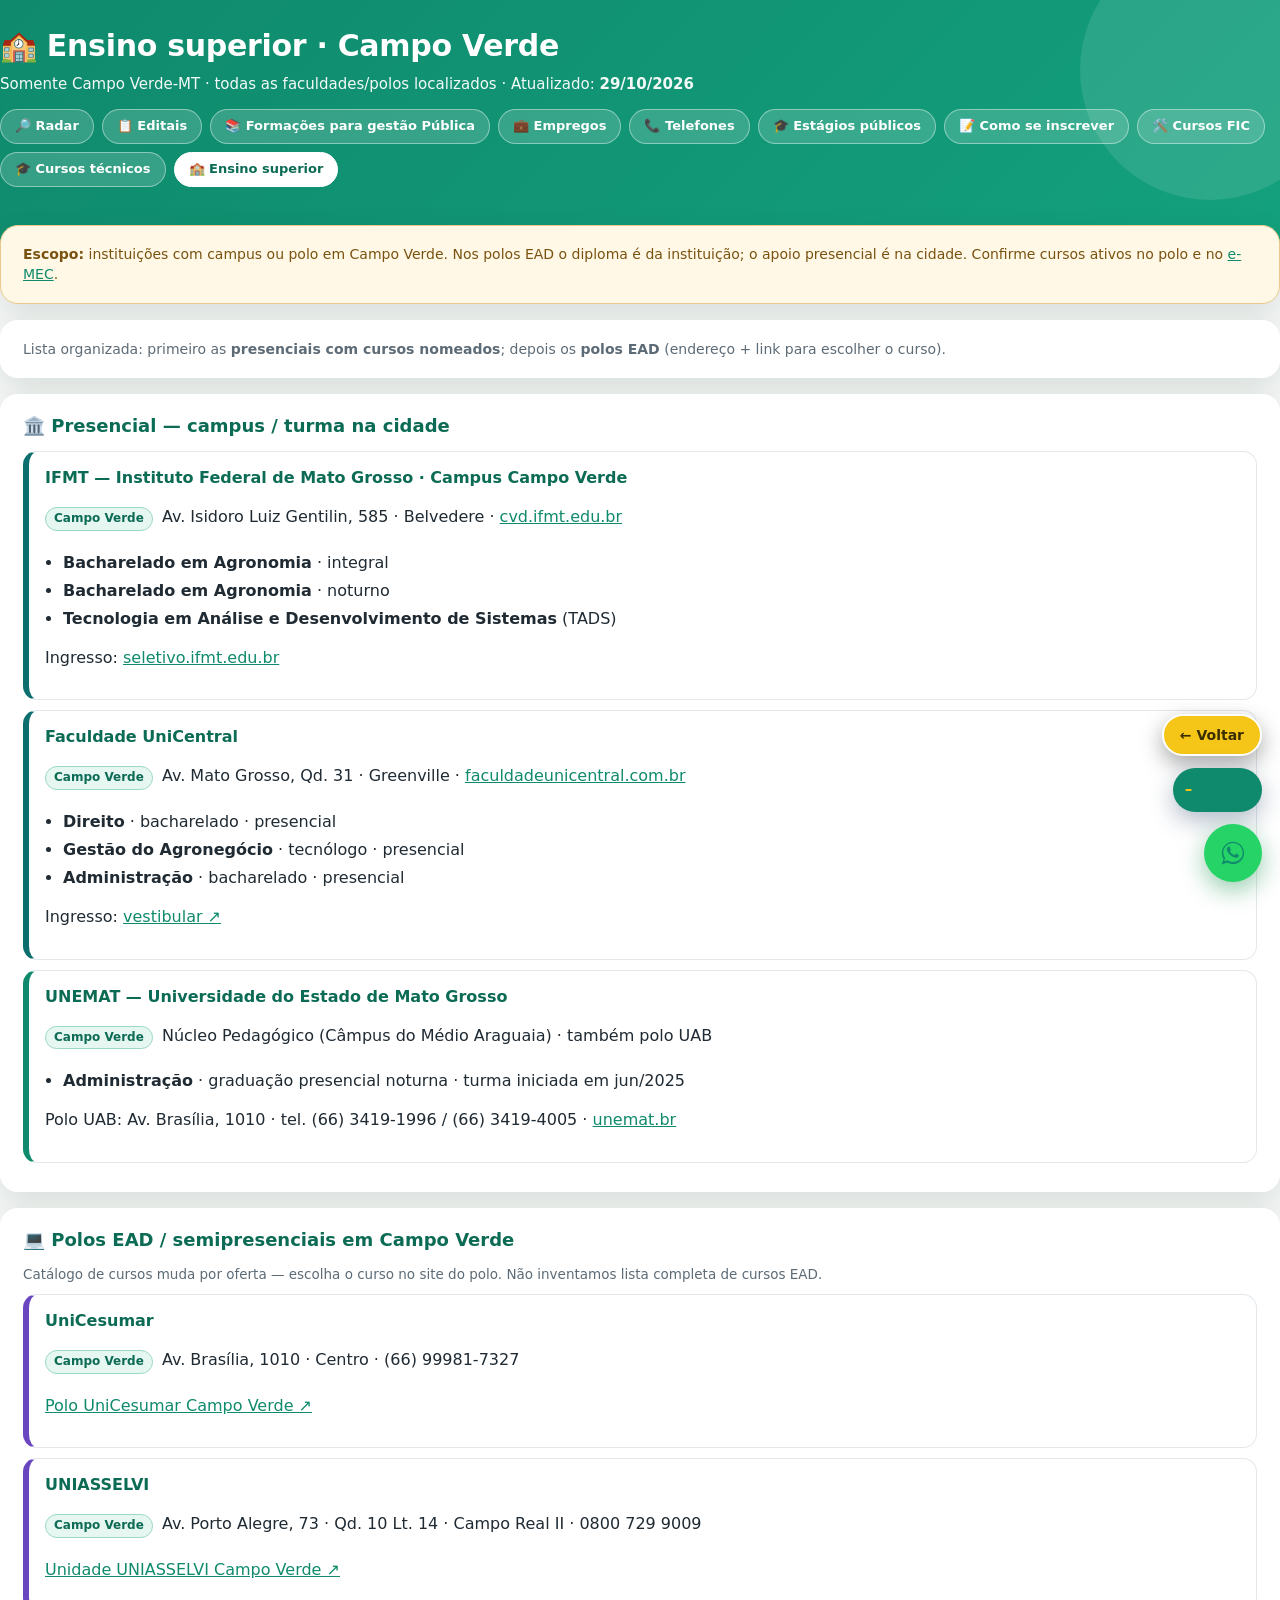
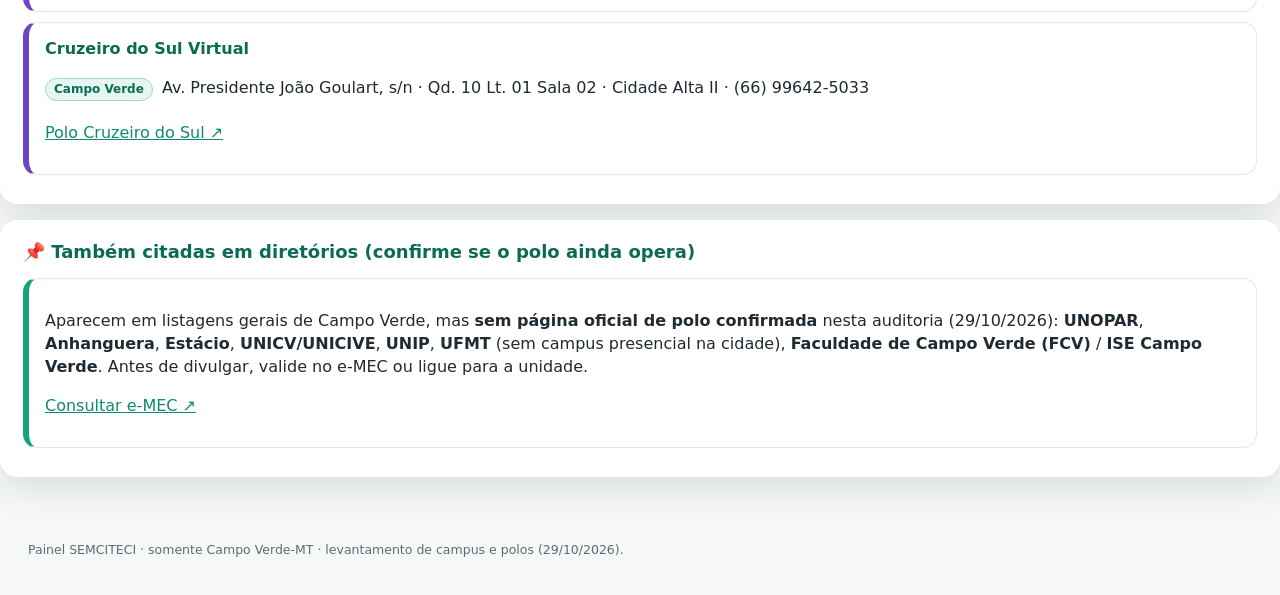
<file: ensino-superior.html>
<!DOCTYPE html>
<html lang="pt-BR">
<head>
<meta charset="utf-8">
<meta name="viewport" content="width=device-width, initial-scale=1">
<title>Ensino superior · Campo Verde – SEMCITECI</title>
<script defer src="https://cloud.umami.is/script.js" data-website-id="8f86e914-4372-4a19-87a1-45985c46d121"></script>
<style>
:root{--azul:#0f8a6c;--azul2:#14a37f;--verde:#0f8a6c;--laranja:#f28c28;--cinza:#5d6b76;--fundo:#f6f8f7;--branco:#fff;--borda:#e3e8ec;--texto:#1f2a33}
*{box-sizing:border-box}html,body{margin:0;padding:0}
body{font-family:"Segoe UI",system-ui,-apple-system,Roboto,Arial,sans-serif;background:var(--fundo);color:var(--texto);font-size:15px;line-height:1.45}
a{color:var(--azul2)}
header.topo{background:linear-gradient(135deg,#0f8a6c 0%,#14a37f 55%,#f2a33a 130%);color:#fff;padding:18px clamp(16px,3vw,36px) 16px}
header.topo h1{margin:0;font-size:22px;font-weight:600}
header.topo .sub{margin-top:4px;font-size:13.5px;opacity:.9}
.nav-abas{display:flex;flex-wrap:wrap;gap:8px;margin-top:12px}
.nav-abas a{color:#fff;text-decoration:none;font-size:13px;font-weight:600;padding:6px 12px;border-radius:999px;border:1px solid rgba(255,255,255,.35);background:rgba(255,255,255,.12)}
.nav-abas a:hover{background:rgba(255,255,255,.22)}
.nav-abas a.ativa{background:#fff;color:#0b6b54}
main{max-width:none;width:100%;margin:-40px auto 0;padding:0 clamp(20px,4vw,48px) 48px;box-sizing:border-box;position:relative;z-index:2}
.aviso{background:#fff8e6;border:1px solid #ecc98b;border-radius:10px;padding:12px 14px;margin-bottom:14px;font-size:14px;color:#7a5210}
.intro{background:var(--branco);border:1px solid var(--borda);border-radius:10px;padding:14px 16px;margin-bottom:14px;font-size:14px;color:var(--cinza)}
.bloco{margin-bottom:22px}
.bloco h2{margin:0 0 10px;font-size:17px;color:var(--azul)}
.card{background:var(--branco);border:1px solid var(--borda);border-radius:10px;padding:14px 16px;margin-bottom:10px;border-left:6px solid var(--azul2)}
.card.ifmt{border-left-color:#0d6e6e}
.card.etec{border-left-color:var(--laranja)}
.card.seduc{border-left-color:var(--verde)}
.card.ead{border-left-color:#6b46c1}
.card h3{margin:0 0 6px;font-size:16px;color:var(--azul)}
.meta{display:grid;grid-template-columns:repeat(auto-fit,minmax(140px,1fr));gap:6px 14px;font-size:13.5px;margin:8px 0}
.meta .r{font-size:11px;text-transform:uppercase;letter-spacing:.3px;color:var(--cinza)}
.selo{display:inline-block;font-size:12px;padding:2px 8px;border-radius:999px;border:1px solid var(--borda);background:#f7f9fb;margin:0 4px 4px 0}
.selo.n{background:#e7f4ec;border-color:#a7d3b8;color:#1f5e3a;font-weight:700}
.selo.m{background:#eef2ff;border-color:#c3c8f0;color:#3730a3;font-weight:700}
ul.lista{margin:8px 0 0;padding-left:18px}
ul.lista li{margin:5px 0}
footer{max-width:none;width:100%;margin:0 auto;padding:0 clamp(16px,3vw,36px) 30px;font-size:12.5px;color:var(--cinza);box-sizing:border-box}
.flutuantes{position:fixed;right:18px;bottom:18px;z-index:60;display:flex;flex-direction:column;align-items:flex-end;gap:10px}
.visita-flutua{display:inline-flex;align-items:center;gap:6px;background:#0f8a6c;color:#fff;text-decoration:none;border-radius:999px;padding:8px 12px;font-size:12.5px;font-weight:600;box-shadow:0 8px 24px rgba(31,58,95,.35)}
.visita-flutua .n{font-size:15px;font-weight:800;color:#f5c518}
.visita-flutua .rot{opacity:.92;font-weight:500;font-size:11.5px;line-height:1.2}
.zap-flutua{width:58px;height:58px;border-radius:50%;background:#25d366;color:#fff;display:grid;place-items:center;box-shadow:0 8px 24px rgba(18,140,70,.45);text-decoration:none}
@media (max-width:640px){header.topo{padding:14px 16px}header.topo h1{font-size:18px}.flutuantes{right:14px;bottom:14px}}
/* RADAR_FULLBLEED */

/* full-bleed shell aligned with home */
header.topo{background:linear-gradient(135deg,#0f8a6c 0%,#14a37f 55%,#f2a33a 130%)!important;color:#fff;padding:22px clamp(16px,3vw,36px) 56px!important;position:relative;overflow:hidden}
header.topo:after{content:"";position:absolute;right:-50px;top:-50px;width:220px;height:220px;border-radius:50%;background:rgba(255,255,255,.08);pointer-events:none}
header.topo h1{font-size:26px!important;letter-spacing:-.2px}
header.topo .sub{font-size:14.5px!important;opacity:.95}
.nav-abas a{border-color:rgba(255,255,255,.4)!important;background:rgba(255,255,255,.14)!important}
.nav-abas a.ativa{background:#fff!important;color:#0b6b54!important}
main{max-width:none!important;width:100%!important;margin:-36px auto 0!important;padding:0 clamp(16px,3vw,36px) 40px!important;position:relative;z-index:2;box-sizing:border-box}
main > .aviso,main > .intro,main > .bloco,main > section{background:rgba(255,255,255,.96);backdrop-filter:blur(10px);-webkit-backdrop-filter:blur(10px);border:1px solid rgba(255,255,255,.75);box-shadow:0 10px 28px rgba(20,60,40,.10);border-radius:16px;padding:16px 18px;margin-bottom:14px}
main > .aviso{background:#fff8e6;border-color:#ecc98b}
main > .bloco{padding:16px 18px}
main > .bloco h2{margin-top:0}
footer{max-width:none!important;width:100%!important;padding:0 clamp(16px,3vw,36px) 30px!important;box-sizing:border-box}
table{width:100%!important}
.card{width:100%;box-sizing:border-box}
body{font-size:16px!important;background:#f6f8f7!important}

</style>
<link rel="stylesheet" href="radar-fx.css?v=7">
<style id="voltar-css">.flutuantes{position:fixed!important;right:18px!important;bottom:18px!important;z-index:100010!important;display:flex!important;flex-direction:column!important;align-items:flex-end!important;gap:12px!important}.flutuantes .zap-flutua{position:static!important;right:auto!important;bottom:auto!important}a.btn-voltar,.btn-voltar{position:static!important;display:inline-flex!important;visibility:visible!important;opacity:1!important;align-items:center!important;gap:6px!important;background:#f5c518!important;background-image:none!important;color:#3a2e00!important;-webkit-text-fill-color:#3a2e00!important;border:2px solid #fff!important;text-decoration:none!important;font:700 14px system-ui,sans-serif!important;padding:11px 16px!important;border-radius:999px!important;box-shadow:0 8px 22px rgba(0,0,0,.35)!important;white-space:nowrap!important;pointer-events:auto!important;margin:0!important}a.btn-voltar:hover,.btn-voltar:hover{background:#ffe566!important;color:#3a2e00!important;-webkit-text-fill-color:#3a2e00!important}@media(max-width:640px){.flutuantes{right:14px!important;bottom:14px!important}}</style>
</head>
<body>
<header class="topo">
<h1>🏫 Ensino superior · Campo Verde</h1>
  <div class="sub">Somente Campo Verde-MT · todas as faculdades/polos localizados · Atualizado: <b>29/10/2026</b></div>
  <nav class="nav-abas" aria-label="Abas do Radar">
    <a href="index.html">🔎 Radar</a>
    <a href="editais.html">📋 Editais</a>
    <a href="formacoes.html">📚 Formações para gestão Pública</a>
    <a href="empregos.html">💼 Empregos</a>
    <a href="telefones.html">📞 Telefones</a>
    <a href="estagios-publicos.html">🎓 Estágios públicos</a>
    <a href="como-se-inscrever.html">📝 Como se inscrever</a>
    <a href="cursos-fic.html">🛠️ Cursos FIC</a>
    <a href="cursos-tecnicos.html">🎓 Cursos técnicos</a>
    <a class="ativa" href="ensino-superior.html">🏫 Ensino superior</a>
  </nav>
</header>
<main>
  <p class="aviso"><b>Escopo:</b> instituições com campus ou polo em Campo Verde. Nos polos EAD o diploma é da instituição; o apoio presencial é na cidade. Confirme cursos ativos no polo e no <a href="https://emec.mec.gov.br/" target="_blank" rel="noopener">e-MEC</a>.</p>
  <p class="intro">Lista organizada: primeiro as <b>presenciais com cursos nomeados</b>; depois os <b>polos EAD</b> (endereço + link para escolher o curso).</p>

  <section class="bloco">
    <h2>🏛️ Presencial — campus / turma na cidade</h2>

    <div class="card ifmt">
      <h3>IFMT — Instituto Federal de Mato Grosso · Campus Campo Verde</h3>
      <p><span class="selo n">Campo Verde</span> Av. Isidoro Luiz Gentilin, 585 · Belvedere · <a href="https://cvd.ifmt.edu.br/" target="_blank" rel="noopener">cvd.ifmt.edu.br</a></p>
      <ul class="lista">
        <li><b>Bacharelado em Agronomia</b> · integral</li>
        <li><b>Bacharelado em Agronomia</b> · noturno</li>
        <li><b>Tecnologia em Análise e Desenvolvimento de Sistemas</b> (TADS)</li>
      </ul>
      <p>Ingresso: <a href="https://seletivo.ifmt.edu.br" target="_blank" rel="noopener">seletivo.ifmt.edu.br</a></p>
    </div>

    <div class="card ifmt">
      <h3>Faculdade UniCentral</h3>
      <p><span class="selo n">Campo Verde</span> Av. Mato Grosso, Qd. 31 · Greenville · <a href="https://faculdadeunicentral.com.br/" target="_blank" rel="noopener">faculdadeunicentral.com.br</a></p>
      <ul class="lista">
        <li><b>Direito</b> · bacharelado · presencial</li>
        <li><b>Gestão do Agronegócio</b> · tecnólogo · presencial</li>
        <li><b>Administração</b> · bacharelado · presencial</li>
      </ul>
      <p>Ingresso: <a href="https://faculdadeunicentral.com.br/vestibular/" target="_blank" rel="noopener">vestibular ↗</a></p>
    </div>

    <div class="card seduc">
      <h3>UNEMAT — Universidade do Estado de Mato Grosso</h3>
      <p><span class="selo n">Campo Verde</span> Núcleo Pedagógico (Câmpus do Médio Araguaia) · também polo UAB</p>
      <ul class="lista">
        <li><b>Administração</b> · graduação presencial noturna · turma iniciada em jun/2025</li>
      </ul>
      <p>Polo UAB: Av. Brasília, 1010 · tel. (66) 3419-1996 / (66) 3419-4005 · <a href="https://unemat.br/" target="_blank" rel="noopener">unemat.br</a></p>
    </div>
  </section>

  <section class="bloco">
    <h2>💻 Polos EAD / semipresenciais em Campo Verde</h2>
    <p style="font-size:13.5px;color:var(--cinza);margin:0 0 10px">Catálogo de cursos muda por oferta — escolha o curso no site do polo. Não inventamos lista completa de cursos EAD.</p>

    <div class="card ead">
      <h3>UniCesumar</h3>
      <p><span class="selo n">Campo Verde</span> Av. Brasília, 1010 · Centro · (66) 99981-7327</p>
      <p><a href="https://www.unicesumar.edu.br/ead/polo/campo-verde/" target="_blank" rel="noopener">Polo UniCesumar Campo Verde ↗</a></p>
    </div>

    <div class="card ead">
      <h3>UNIASSELVI</h3>
      <p><span class="selo n">Campo Verde</span> Av. Porto Alegre, 73 · Qd. 10 Lt. 14 · Campo Real II · 0800 729 9009</p>
      <p><a href="https://portal.uniasselvi.com.br/institucional/locais/campo-verde-mt" target="_blank" rel="noopener">Unidade UNIASSELVI Campo Verde ↗</a></p>
    </div>

    <div class="card ead">
      <h3>Cruzeiro do Sul Virtual</h3>
      <p><span class="selo n">Campo Verde</span> Av. Presidente João Goulart, s/n · Qd. 10 Lt. 01 Sala 02 · Cidade Alta II · (66) 99642-5033</p>
      <p><a href="https://www.cruzeirodosulvirtual.com.br/polo/campo-verde-cidade-alta-ii-mt/" target="_blank" rel="noopener">Polo Cruzeiro do Sul ↗</a></p>
    </div>

    </section>

  <section class="bloco">
    <h2>📌 Também citadas em diretórios (confirme se o polo ainda opera)</h2>
    <div class="card outros">
      <p>Aparecem em listagens gerais de Campo Verde, mas <b>sem página oficial de polo confirmada</b> nesta auditoria (29/10/2026): <b>UNOPAR</b>, <b>Anhanguera</b>, <b>Estácio</b>, <b>UNICV/UNICIVE</b>, <b>UNIP</b>, <b>UFMT</b> (sem campus presencial na cidade), <b>Faculdade de Campo Verde (FCV)</b> / <b>ISE Campo Verde</b>. Antes de divulgar, valide no e-MEC ou ligue para a unidade.</p>
      <p><a href="https://emec.mec.gov.br/" target="_blank" rel="noopener">Consultar e-MEC ↗</a></p>
    </div>
  </section>
</main>
<footer>Painel SEMCITECI · somente Campo Verde-MT · levantamento de campus e polos (29/10/2026).</footer>
<div class="flutuantes">
<a class="btn-voltar" href="index.html" aria-label="Voltar para o Radar">← Voltar</a>
  <a class="visita-flutua" href="https://cloud.umami.is/share/7hVTdO6MIDLnGNvM" target="_blank" rel="noopener noreferrer" title="Ver estatísticas públicas" aria-label="Visitas ao Radar"><span class="n" id="visitaNum">–</span><span class="rot">visitas<br>no Radar</span></a>
  <a class="zap-flutua" href="https://wa.me/556692629903?text=Ol%C3%A1%2C%20vim%20pelo%20Radar%20de%20Oportunidades%20e%20gostaria%20de%20falar%20com%20a%20SEMCITECI." target="_blank" rel="noopener" aria-label="Fale com a SEMCITECI pelo WhatsApp" title="Fale com a SEMCITECI"><svg width="28" height="28" viewBox="0 0 32 32" aria-hidden="true"><path fill="currentColor" d="M16 3C9 3 3.3 8.7 3.3 15.7c0 2.5.7 4.9 2 7L3 29l6.5-2.1c2 1.1 4.2 1.7 6.5 1.7 7 0 12.7-5.7 12.7-12.7S23 3 16 3zm0 23.2c-2.1 0-4.1-.6-5.9-1.7l-.4-.3-3.9 1.3 1.3-3.8-.3-.4c-1.2-1.8-1.9-3.9-1.9-6.1C4.9 9.6 9.9 4.7 16 4.7s11.1 5 11.1 11.1S22.1 26.2 16 26.2zm6.1-8.3c-.3-.2-2-1-2.3-1.1-.3-.1-.5-.2-.8.2-.2.3-.9 1.1-1.1 1.3-.2.2-.4.3-.7.1-.3-.2-1.4-.5-2.7-1.7-1-.9-1.7-2-1.9-2.3-.2-.3 0-.5.1-.7l.5-.6c.2-.2.2-.4.3-.6.1-.2 0-.5 0-.6l-1-2.5c-.3-.7-.5-.6-.8-.6h-.6c-.2 0-.6.1-.9.4-.3.3-1.2 1.1-1.2 2.8s1.2 3.2 1.4 3.5c.2.2 2.4 3.6 5.8 5 .8.3 1.4.5 1.9.7.8.3 1.5.2 2.1.1.6-.1 2-.8 2.2-1.6.3-.8.3-1.4.2-1.6-.1-.1-.3-.2-.6-.3z"/></svg></a>
</div>
<script>
(function(){
  var SHARE='7hVTdO6MIDLnGNvM',WID='8f86e914-4372-4a19-87a1-45985c46d121',BASE='https://cloud.umami.is/analytics/us/api',el=document.getElementById('visitaNum');
  if(el){ fetch(BASE+'/share/'+SHARE).then(function(r){return r.json();}).then(function(s){return fetch(BASE+'/websites/'+WID+'/stats?startAt=0&endAt='+Date.now(),{headers:{'x-umami-share-token':s.token,'x-umami-share-context':SHARE}}).then(function(r){return r.json();});}).then(function(st){if(st&&st.visitors!=null)el.textContent=Number(st.visitors).toLocaleString('pt-BR');}).catch(function(){}); }
})();
</script>

<script defer src="radar-fx.js?v=2"></script>
</body>
</html>
</file>
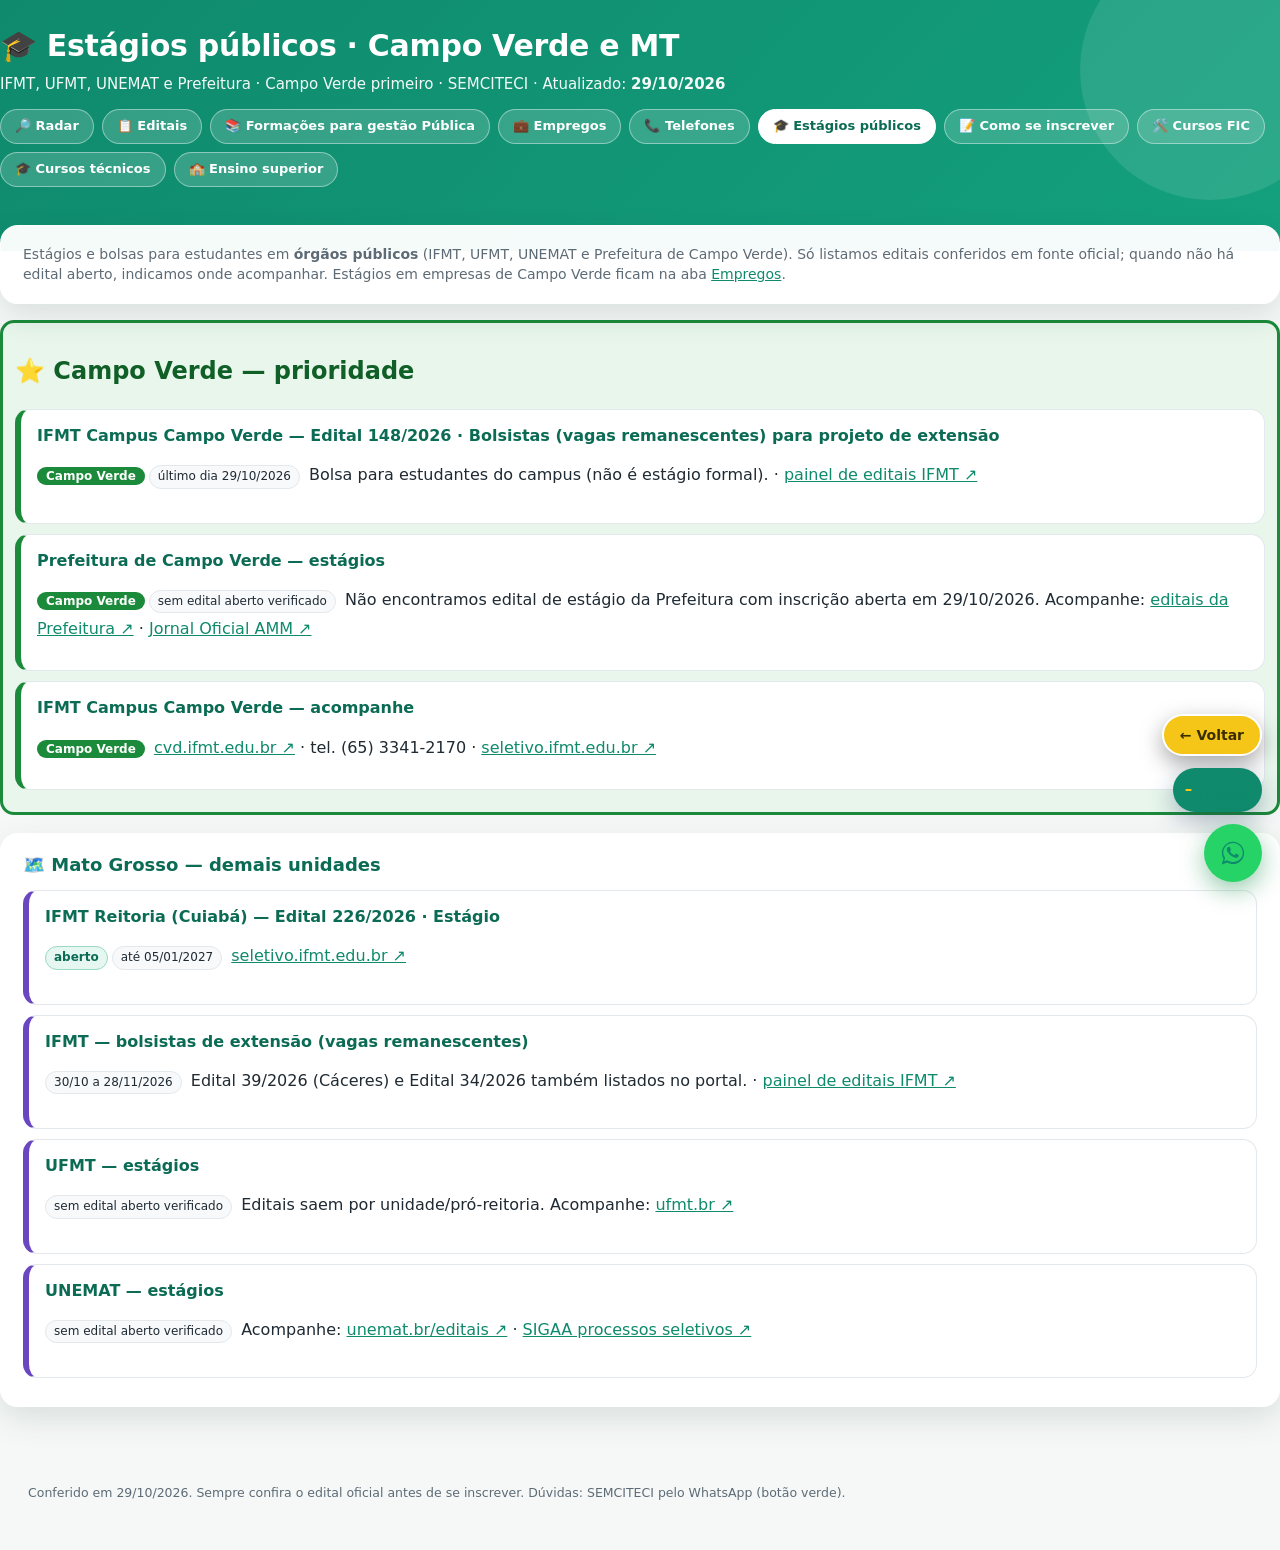
<file: estagios-publicos.html>
<!DOCTYPE html>
<html lang="pt-BR">
<head>
<meta charset="utf-8">
<meta name="viewport" content="width=device-width, initial-scale=1">
<title>Estágios públicos · Campo Verde – SEMCITECI</title>
<script defer src="https://cloud.umami.is/script.js" data-website-id="8f86e914-4372-4a19-87a1-45985c46d121"></script>
<style>
:root{--azul:#0f8a6c;--azul2:#14a37f;--verde:#0f8a6c;--laranja:#f28c28;--cinza:#5d6b76;--fundo:#f6f8f7;--branco:#fff;--borda:#e3e8ec;--texto:#1f2a33;--ambar:#b7791f}
*{box-sizing:border-box}html,body{margin:0;padding:0}
body{font-family:"Segoe UI",system-ui,-apple-system,Roboto,Arial,sans-serif;background:var(--fundo);color:var(--texto);font-size:15px;line-height:1.45}
a{color:var(--azul2)}
header.topo{background:linear-gradient(135deg,#0f8a6c 0%,#14a37f 55%,#f2a33a 130%);color:#fff;padding:18px clamp(16px,3vw,36px) 16px}
header.topo h1{margin:0;font-size:22px;font-weight:600}
header.topo .sub{margin-top:4px;font-size:13.5px;opacity:.9}
.nav-abas{display:flex;flex-wrap:wrap;gap:8px;margin-top:12px}
.nav-abas a{color:#fff;text-decoration:none;font-size:13px;font-weight:600;padding:6px 12px;border-radius:999px;border:1px solid rgba(255,255,255,.35);background:rgba(255,255,255,.12)}
.nav-abas a:hover{background:rgba(255,255,255,.22)}
.nav-abas a.ativa{background:#fff;color:#0b6b54}
main{max-width:none;width:100%;margin:-40px auto 0;padding:0 clamp(20px,4vw,48px) 48px;box-sizing:border-box;position:relative;z-index:2}
.aviso{background:#fff8e6;border:1px solid #ecc98b;border-radius:10px;padding:12px 14px;margin-bottom:14px;font-size:14px;color:#7a5210}
.intro{background:var(--branco);border:1px solid var(--borda);border-radius:10px;padding:14px 16px;margin-bottom:14px;font-size:14px;color:var(--cinza)}
.bloco{margin-bottom:22px}
.bloco h2{margin:0 0 10px;font-size:17px;color:var(--azul)}
.card{background:var(--branco);border:1px solid var(--borda);border-radius:10px;padding:14px 16px;margin-bottom:10px;border-left:6px solid var(--azul2)}
.card.sine{border-left-color:var(--verde)}
.card.aprend{border-left-color:var(--laranja)}
.card.est{border-left-color:#6b46c1}
.card h3{margin:0 0 6px;font-size:16px;color:var(--azul)}
.meta{display:grid;grid-template-columns:repeat(auto-fit,minmax(140px,1fr));gap:6px 14px;font-size:13.5px;margin:8px 0}
.meta .r{font-size:11px;text-transform:uppercase;letter-spacing:.3px;color:var(--cinza)}
.selo{display:inline-block;font-size:12px;padding:2px 8px;border-radius:999px;border:1px solid var(--borda);background:#f7f9fb;margin:0 4px 4px 0}
.selo.n{background:#e7f4ec;border-color:#a7d3b8;color:#1f5e3a;font-weight:700}
table{width:100%;border-collapse:collapse;font-size:14px;background:#fff;border:1px solid var(--borda);border-radius:10px;overflow:hidden}
th,td{padding:8px 10px;border-bottom:1px solid var(--borda);text-align:left}
th{background:#eef2f7;font-size:12px;text-transform:uppercase;color:var(--cinza)}
td.num{text-align:right;font-weight:700;white-space:nowrap}
footer{max-width:none;width:100%;margin:0 auto;padding:0 clamp(16px,3vw,36px) 30px;font-size:12.5px;color:var(--cinza);box-sizing:border-box}
.flutuantes{position:fixed;right:18px;bottom:18px;z-index:60;display:flex;flex-direction:column;align-items:flex-end;gap:10px}
.visita-flutua{display:inline-flex;align-items:center;gap:6px;background:#0f8a6c;color:#fff;text-decoration:none;border-radius:999px;padding:8px 12px;font-size:12.5px;font-weight:600;box-shadow:0 8px 24px rgba(31,58,95,.35)}
.visita-flutua .n{font-size:15px;font-weight:800;color:#f5c518}
.visita-flutua .rot{opacity:.92;font-weight:500;font-size:11.5px;line-height:1.2}
.zap-flutua{width:58px;height:58px;border-radius:50%;background:#25d366;color:#fff;display:grid;place-items:center;box-shadow:0 8px 24px rgba(18,140,70,.45);text-decoration:none}
@media (max-width:640px){header.topo{padding:14px 16px}header.topo h1{font-size:18px}.flutuantes{right:14px;bottom:14px}}
.tel{font-size:17px;font-weight:700;color:var(--verde);text-decoration:none;margin-right:12px;white-space:nowrap}
.end{font-size:13px;color:var(--cinza)}
.fonte{font-size:12px;color:var(--cinza);margin-top:4px}
.card.emerg{border-left-color:#c53030}
.card.saude{border-left-color:var(--verde)}
/* RADAR_FULLBLEED */

/* full-bleed shell aligned with home */
header.topo{background:linear-gradient(135deg,#0f8a6c 0%,#14a37f 55%,#f2a33a 130%)!important;color:#fff;padding:22px clamp(16px,3vw,36px) 56px!important;position:relative;overflow:hidden}
header.topo:after{content:"";position:absolute;right:-50px;top:-50px;width:220px;height:220px;border-radius:50%;background:rgba(255,255,255,.08);pointer-events:none}
header.topo h1{font-size:26px!important;letter-spacing:-.2px}
header.topo .sub{font-size:14.5px!important;opacity:.95}
.nav-abas a{border-color:rgba(255,255,255,.4)!important;background:rgba(255,255,255,.14)!important}
.nav-abas a.ativa{background:#fff!important;color:#0b6b54!important}
main{max-width:none!important;width:100%!important;margin:-36px auto 0!important;padding:0 clamp(16px,3vw,36px) 40px!important;position:relative;z-index:2;box-sizing:border-box}
main > .aviso,main > .intro,main > .bloco,main > section{background:rgba(255,255,255,.96);backdrop-filter:blur(10px);-webkit-backdrop-filter:blur(10px);border:1px solid rgba(255,255,255,.75);box-shadow:0 10px 28px rgba(20,60,40,.10);border-radius:16px;padding:16px 18px;margin-bottom:14px}
main > .aviso{background:#fff8e6;border-color:#ecc98b}
main > .bloco{padding:16px 18px}
main > .bloco h2{margin-top:0}
footer{max-width:none!important;width:100%!important;padding:0 clamp(16px,3vw,36px) 30px!important;box-sizing:border-box}
table{width:100%!important}
.card{width:100%;box-sizing:border-box}
body{font-size:16px!important;background:#f6f8f7!important}

</style>
<link rel="stylesheet" href="radar-fx.css?v=7">
<style>.cv-bloco{border:3px solid #1b8a3a;background:#e8f6ec;border-radius:14px;padding:12px;margin:0 0 18px}.cv-bloco h2{color:#0f5f27}.cv-bloco .card{border-left:6px solid #1b8a3a}.selo-cv{background:#1b8a3a;color:#fff;border-radius:999px;padding:2px 9px;font-size:12px;font-weight:700;margin-right:4px}ol.passos li{margin:4px 0}</style>
<style id="voltar-css">.flutuantes{position:fixed!important;right:18px!important;bottom:18px!important;z-index:100010!important;display:flex!important;flex-direction:column!important;align-items:flex-end!important;gap:12px!important}.flutuantes .zap-flutua{position:static!important;right:auto!important;bottom:auto!important}a.btn-voltar,.btn-voltar{position:static!important;display:inline-flex!important;visibility:visible!important;opacity:1!important;align-items:center!important;gap:6px!important;background:#f5c518!important;background-image:none!important;color:#3a2e00!important;-webkit-text-fill-color:#3a2e00!important;border:2px solid #fff!important;text-decoration:none!important;font:700 14px system-ui,sans-serif!important;padding:11px 16px!important;border-radius:999px!important;box-shadow:0 8px 22px rgba(0,0,0,.35)!important;white-space:nowrap!important;pointer-events:auto!important;margin:0!important}a.btn-voltar:hover,.btn-voltar:hover{background:#ffe566!important;color:#3a2e00!important;-webkit-text-fill-color:#3a2e00!important}@media(max-width:640px){.flutuantes{right:14px!important;bottom:14px!important}}</style>
</head>
<body>
<header class="topo">
<h1>🎓 Estágios públicos · Campo Verde e MT</h1>
  <div class="sub">IFMT, UFMT, UNEMAT e Prefeitura · Campo Verde primeiro · SEMCITECI · Atualizado: <b>29/10/2026</b></div>
  <nav class="nav-abas" aria-label="Abas do Radar">
    <a href="index.html">🔎 Radar</a>
    <a href="editais.html">📋 Editais</a>
    <a href="formacoes.html">📚 Formações para gestão Pública</a>
    <a href="empregos.html">💼 Empregos</a>
    <a href="telefones.html">📞 Telefones</a>
    <a class="ativa" href="estagios-publicos.html">🎓 Estágios públicos</a>
    <a href="como-se-inscrever.html">📝 Como se inscrever</a>
    <a href="cursos-fic.html">🛠️ Cursos FIC</a>
    <a href="cursos-tecnicos.html">🎓 Cursos técnicos</a>
    <a href="ensino-superior.html">🏫 Ensino superior</a>
  </nav>
</header>
<main>
  <p class="intro">Estágios e bolsas para estudantes em <b>órgãos públicos</b> (IFMT, UFMT, UNEMAT e Prefeitura de Campo Verde). Só listamos editais conferidos em fonte oficial; quando não há edital aberto, indicamos onde acompanhar. Estágios em empresas de Campo Verde ficam na aba <a href="empregos.html">Empregos</a>.</p>
  <div class="cv-bloco">
    <h2>⭐ Campo Verde — prioridade</h2>
    <div class="card"><h3>IFMT Campus Campo Verde — Edital 148/2026 · Bolsistas (vagas remanescentes) para projeto de extensão</h3><p><span class="selo-cv">Campo Verde</span><span class="selo">último dia 29/10/2026</span> Bolsa para estudantes do campus (não é estágio formal). · <a href="https://ifmt.edu.br/painel-de-editais/" target="_blank" rel="noopener">painel de editais IFMT ↗</a></p></div>
    <div class="card"><h3>Prefeitura de Campo Verde — estágios</h3><p><span class="selo-cv">Campo Verde</span><span class="selo">sem edital aberto verificado</span> Não encontramos edital de estágio da Prefeitura com inscrição aberta em 29/10/2026. Acompanhe: <a href="https://campoverde.mt.gov.br/editais/" target="_blank" rel="noopener">editais da Prefeitura ↗</a> · <a href="https://diariomunicipal.org/mt/amm/" target="_blank" rel="noopener">Jornal Oficial AMM ↗</a></p></div>
    <div class="card"><h3>IFMT Campus Campo Verde — acompanhe</h3><p><span class="selo-cv">Campo Verde</span> <a href="https://cvd.ifmt.edu.br/" target="_blank" rel="noopener">cvd.ifmt.edu.br ↗</a> · tel. (65) 3341-2170 · <a href="https://seletivo.ifmt.edu.br/" target="_blank" rel="noopener">seletivo.ifmt.edu.br ↗</a></p></div>
  </div>
  <section class="bloco"><h2>🗺️ Mato Grosso — demais unidades</h2>
    <div class="card est"><h3>IFMT Reitoria (Cuiabá) — Edital 226/2026 · Estágio</h3><p><span class="selo n">aberto</span><span class="selo">até 05/01/2027</span> <a href="https://seletivo.ifmt.edu.br/" target="_blank" rel="noopener">seletivo.ifmt.edu.br ↗</a></p></div>
    <div class="card est"><h3>IFMT — bolsistas de extensão (vagas remanescentes)</h3><p><span class="selo">30/10 a 28/11/2026</span> Edital 39/2026 (Cáceres) e Edital 34/2026 também listados no portal. · <a href="https://ifmt.edu.br/painel-de-editais/" target="_blank" rel="noopener">painel de editais IFMT ↗</a></p></div>
    <div class="card est"><h3>UFMT — estágios</h3><p><span class="selo">sem edital aberto verificado</span> Editais saem por unidade/pró-reitoria. Acompanhe: <a href="https://www.ufmt.br/" target="_blank" rel="noopener">ufmt.br ↗</a></p></div>
    <div class="card est"><h3>UNEMAT — estágios</h3><p><span class="selo">sem edital aberto verificado</span> Acompanhe: <a href="https://unemat.br/editais" target="_blank" rel="noopener">unemat.br/editais ↗</a> · <a href="https://sigaa.unemat.br/sigaa/public/processo_seletivo/lista.jsf" target="_blank" rel="noopener">SIGAA processos seletivos ↗</a></p></div>
  </section>
</main>
<footer>
  <p>Conferido em 29/10/2026. Sempre confira o edital oficial antes de se inscrever. Dúvidas: SEMCITECI pelo WhatsApp (botão verde).</p>
</footer>
<div class="flutuantes">
<a class="btn-voltar" href="index.html" aria-label="Voltar para o Radar">← Voltar</a>
  <a class="visita-flutua" href="https://cloud.umami.is/share/7hVTdO6MIDLnGNvM" target="_blank" rel="noopener noreferrer" title="Ver estatísticas públicas" aria-label="Visitas ao Radar"><span class="n" id="visitaNum">–</span><span class="rot">visitas<br>no Radar</span></a>
  <a class="zap-flutua" href="https://wa.me/556692629903?text=Ol%C3%A1%2C%20vim%20pelo%20Radar%20de%20Oportunidades%20e%20gostaria%20de%20falar%20com%20a%20SEMCITECI." target="_blank" rel="noopener" aria-label="Fale com a SEMCITECI pelo WhatsApp" title="Fale com a SEMCITECI"><svg width="28" height="28" viewBox="0 0 32 32" aria-hidden="true"><path fill="currentColor" d="M16 3C9 3 3.3 8.7 3.3 15.7c0 2.5.7 4.9 2 7L3 29l6.5-2.1c2 1.1 4.2 1.7 6.5 1.7 7 0 12.7-5.7 12.7-12.7S23 3 16 3zm0 23.2c-2.1 0-4.1-.6-5.9-1.7l-.4-.3-3.9 1.3 1.3-3.8-.3-.4c-1.2-1.8-1.9-3.9-1.9-6.1C4.9 9.6 9.9 4.7 16 4.7s11.1 5 11.1 11.1S22.1 26.2 16 26.2zm6.1-8.3c-.3-.2-2-1-2.3-1.1-.3-.1-.5-.2-.8.2-.2.3-.9 1.1-1.1 1.3-.2.2-.4.3-.7.1-.3-.2-1.4-.5-2.7-1.7-1-.9-1.7-2-1.9-2.3-.2-.3 0-.5.1-.7l.5-.6c.2-.2.2-.4.3-.6.1-.2 0-.5 0-.6l-1-2.5c-.3-.7-.5-.6-.8-.6h-.6c-.2 0-.6.1-.9.4-.3.3-1.2 1.1-1.2 2.8s1.2 3.2 1.4 3.5c.2.2 2.4 3.6 5.8 5 .8.3 1.4.5 1.9.7.8.3 1.5.2 2.1.1.6-.1 2-.8 2.2-1.6.3-.8.3-1.4.2-1.6-.1-.1-.3-.2-.6-.3z"/></svg></a>
</div>
<script>
(function(){
  var SHARE='7hVTdO6MIDLnGNvM',WID='8f86e914-4372-4a19-87a1-45985c46d121',BASE='https://cloud.umami.is/analytics/us/api',el=document.getElementById('visitaNum');
  if(el){ fetch(BASE+'/share/'+SHARE).then(function(r){return r.json();}).then(function(s){return fetch(BASE+'/websites/'+WID+'/stats?startAt=0&endAt='+Date.now(),{headers:{'x-umami-share-token':s.token,'x-umami-share-context':SHARE}}).then(function(r){return r.json();});}).then(function(st){if(st&&st.visitors!=null)el.textContent=Number(st.visitors).toLocaleString('pt-BR');}).catch(function(){}); }
})();
</script>
<script defer src="radar-fx.js?v=2"></script>
</body>
</html>
</file>
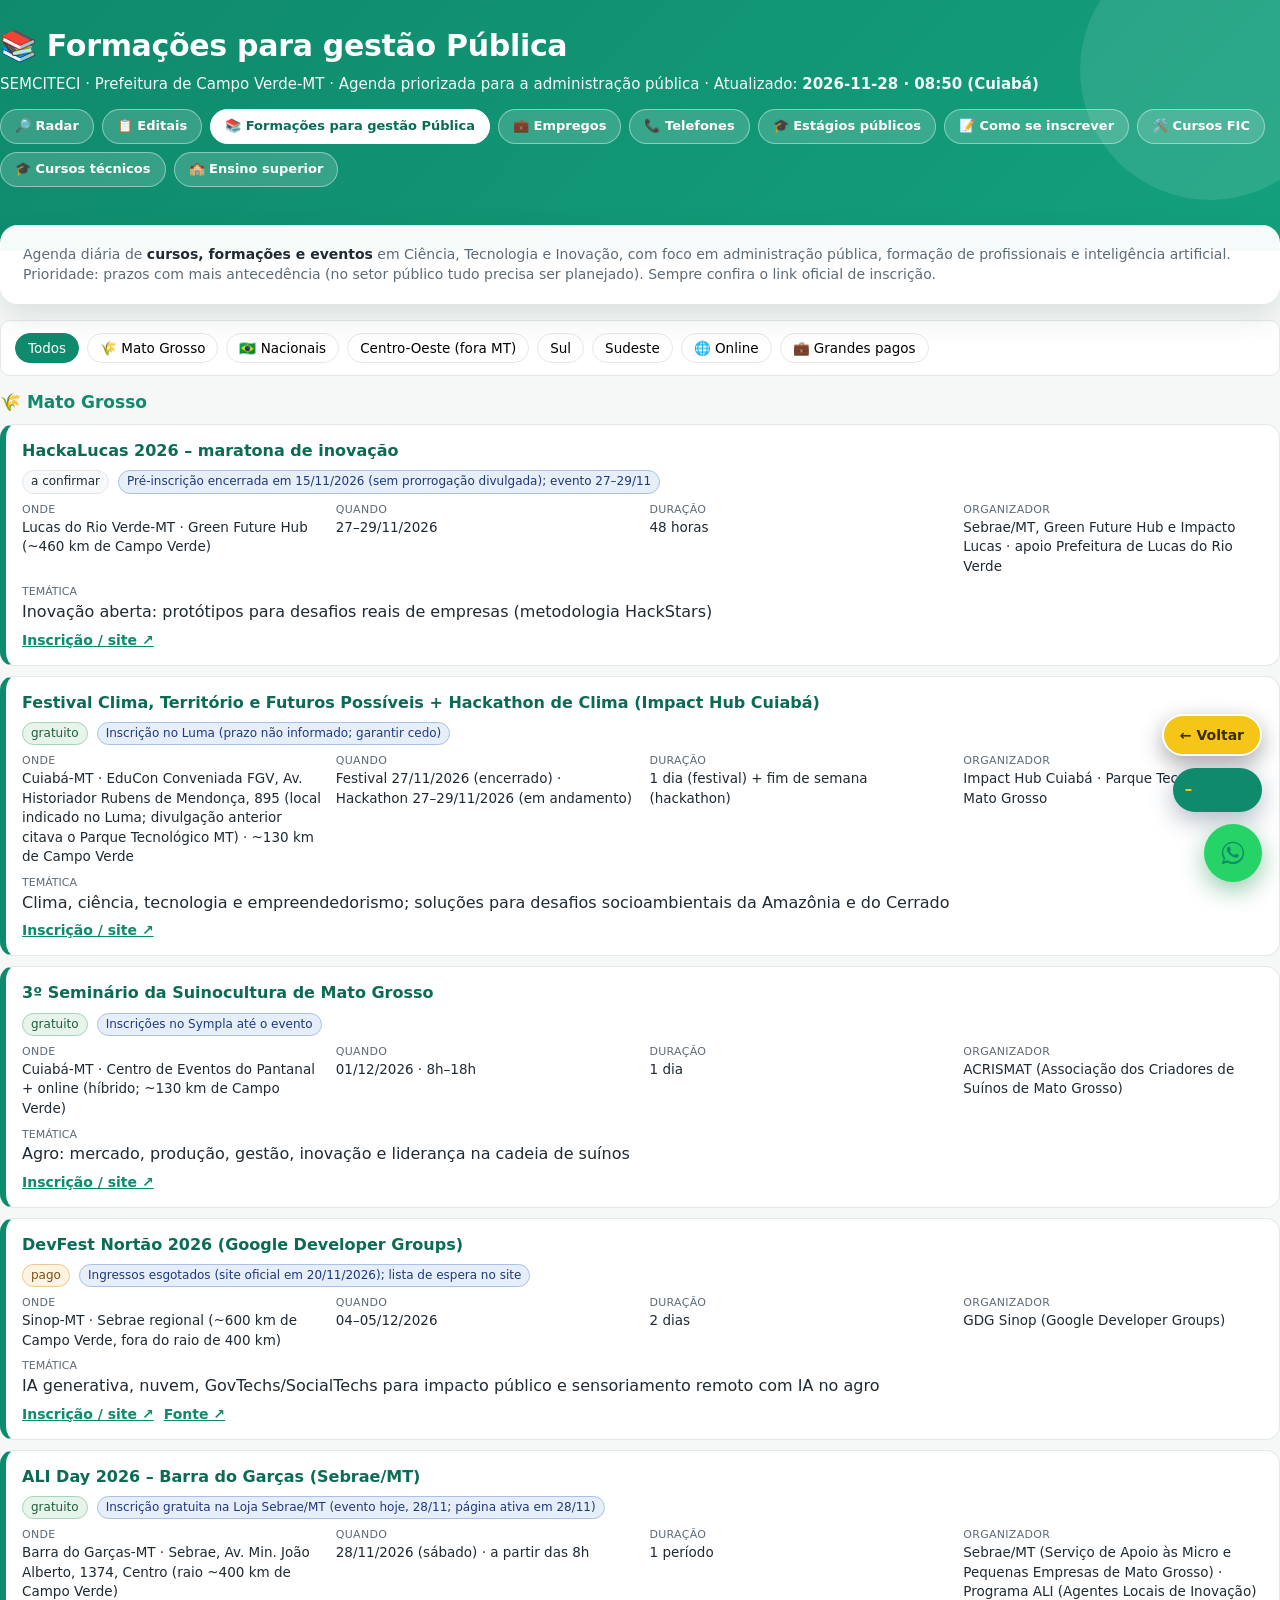
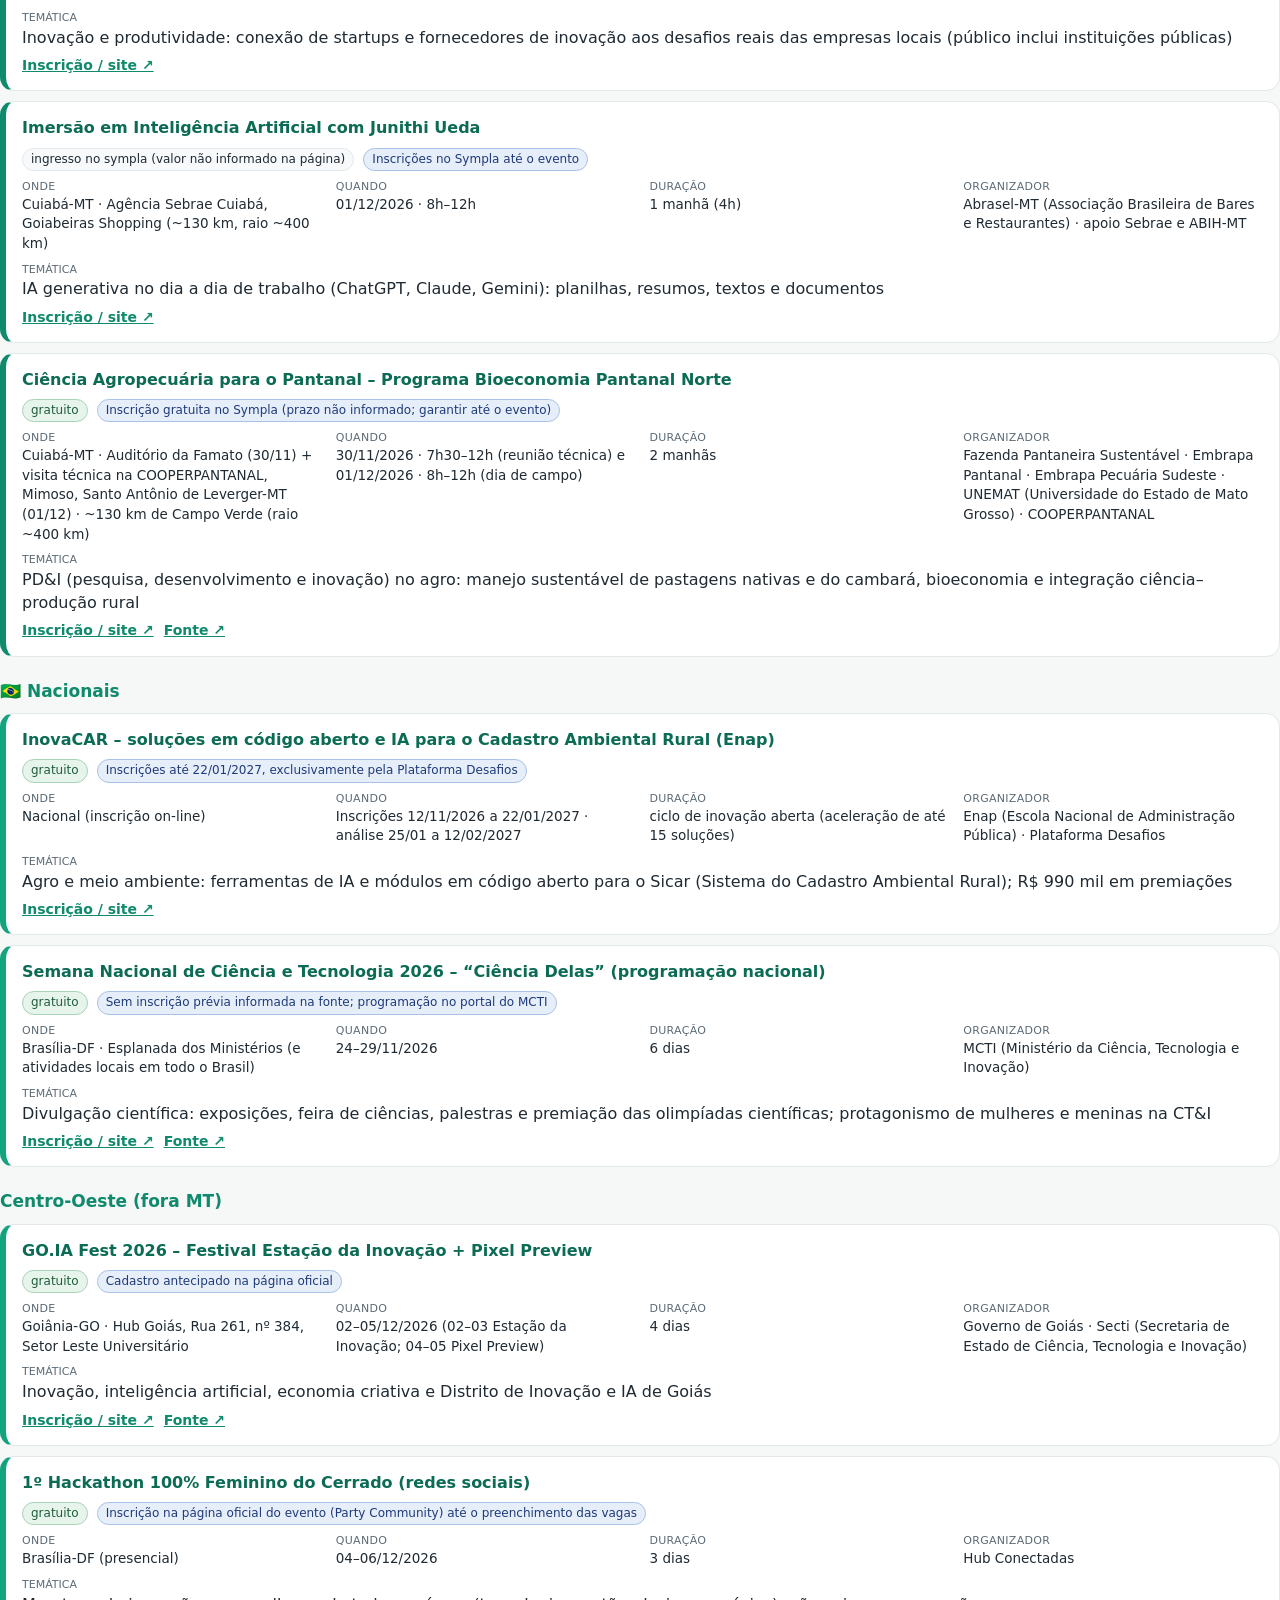
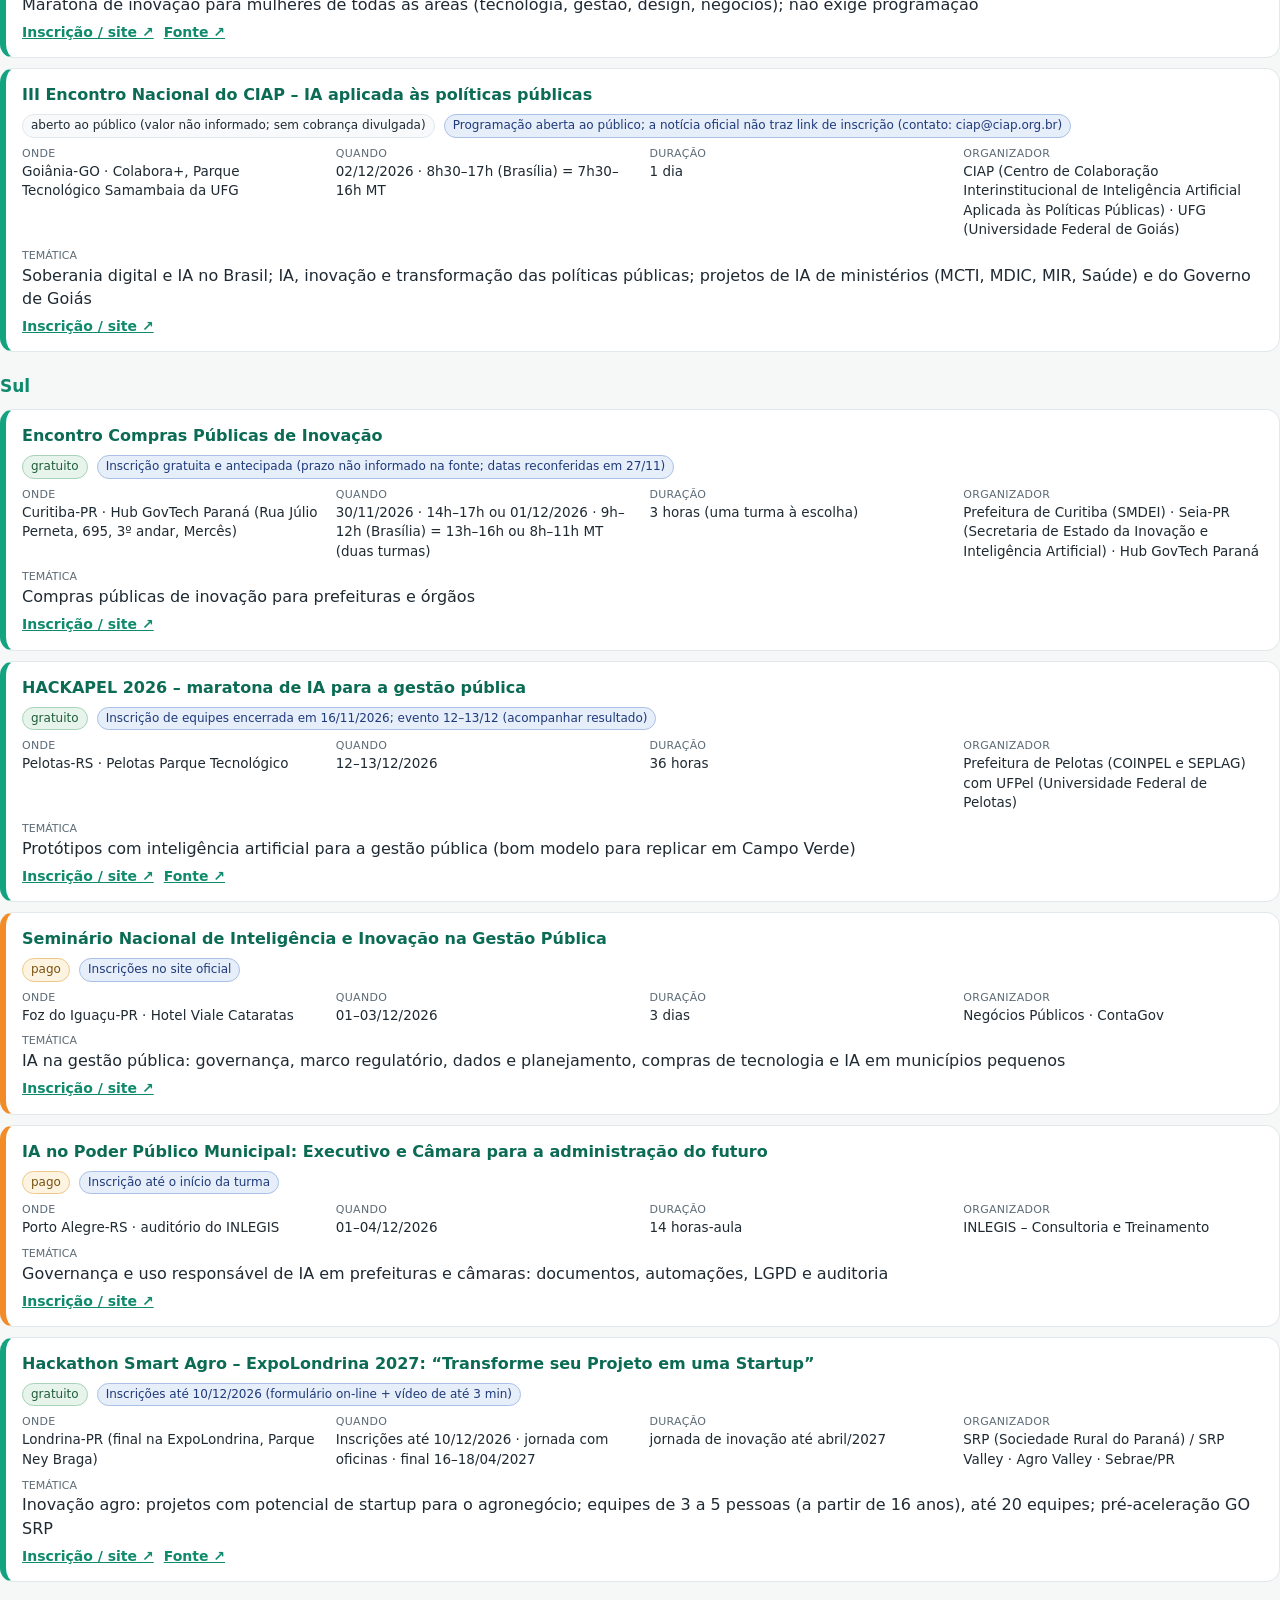
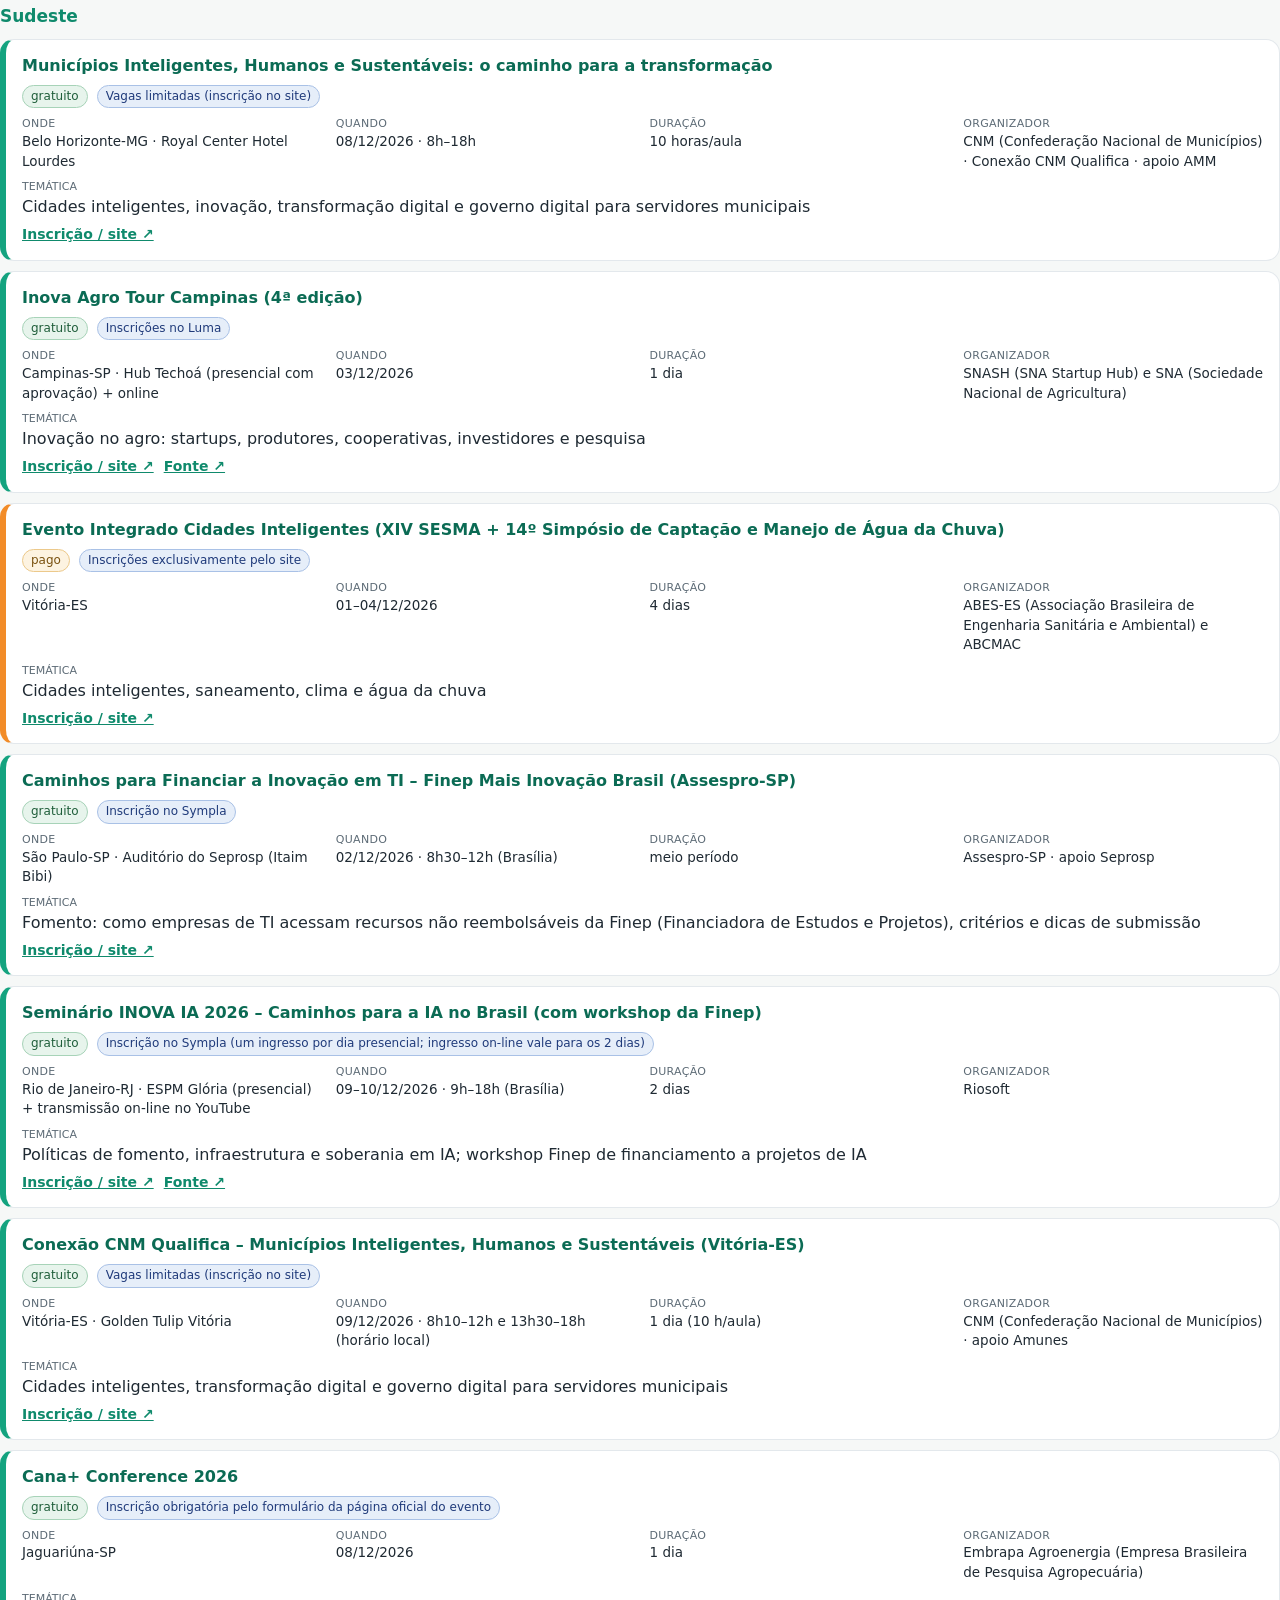
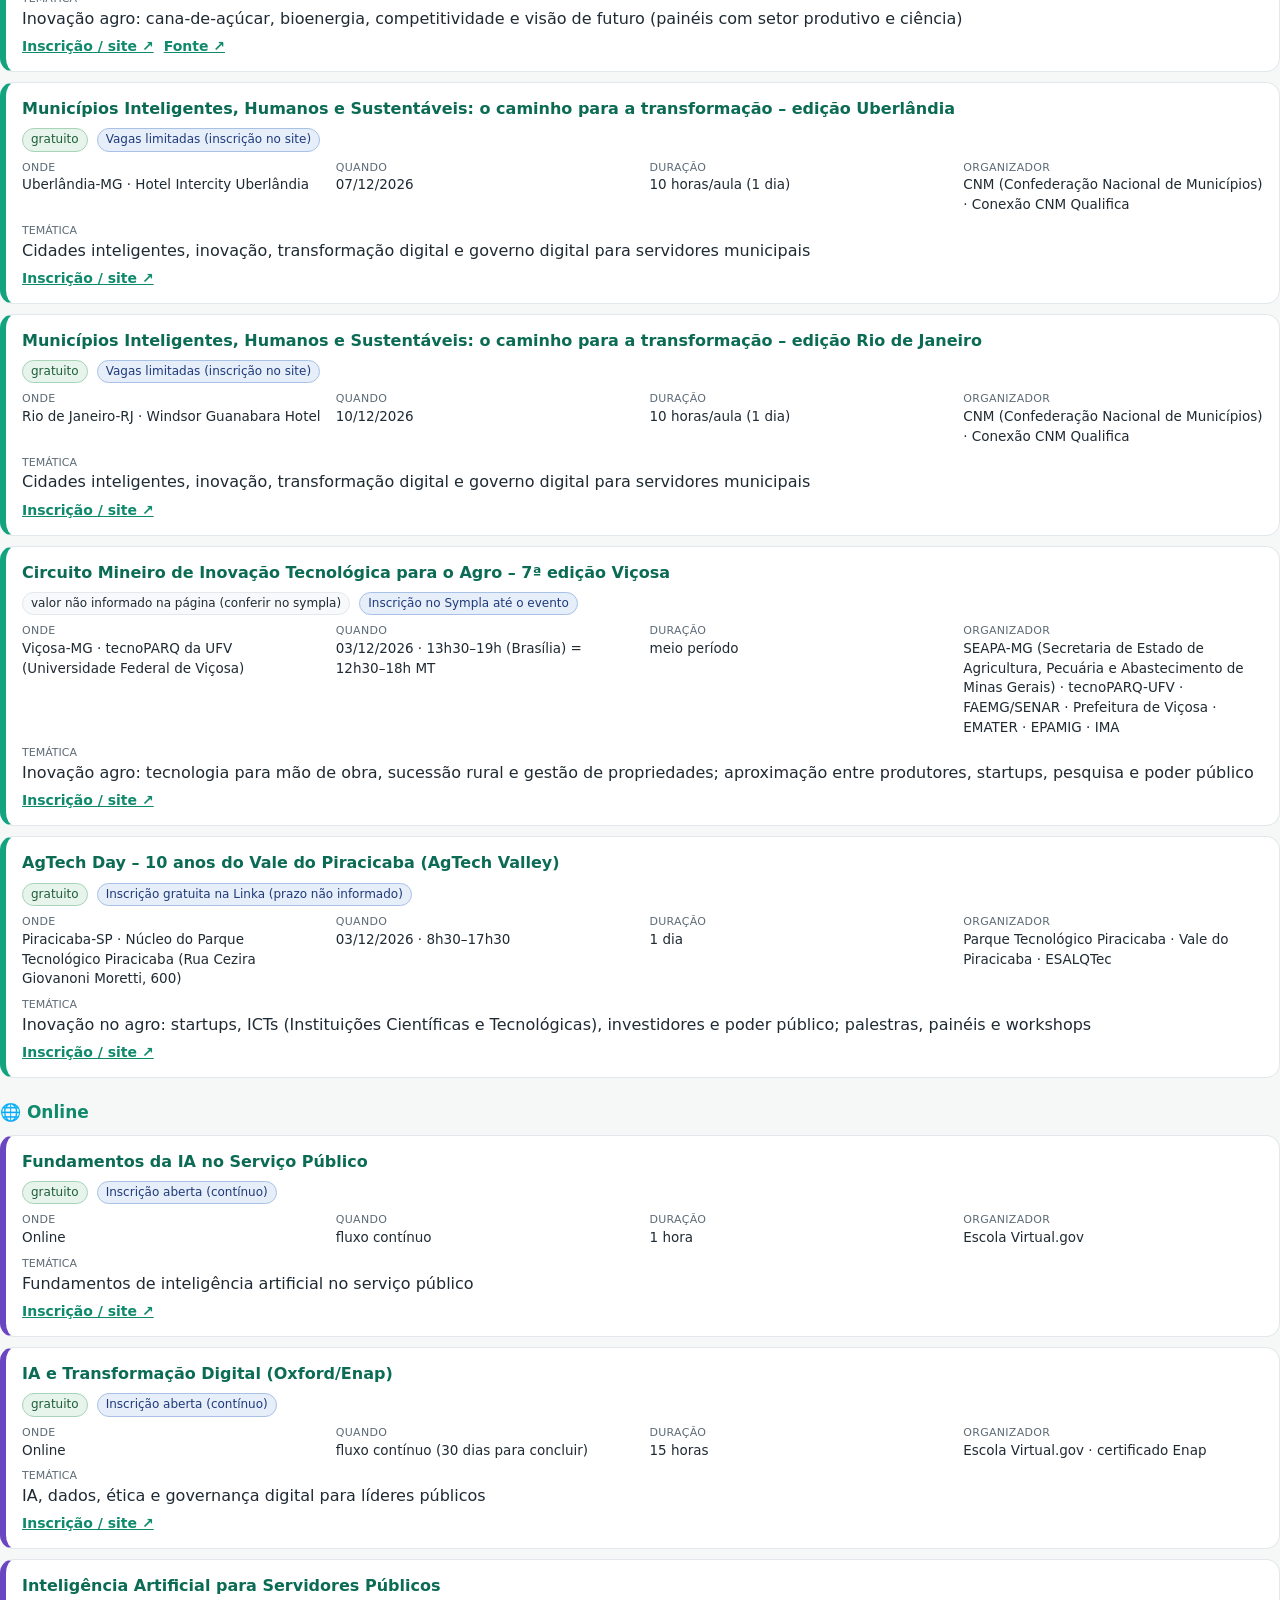
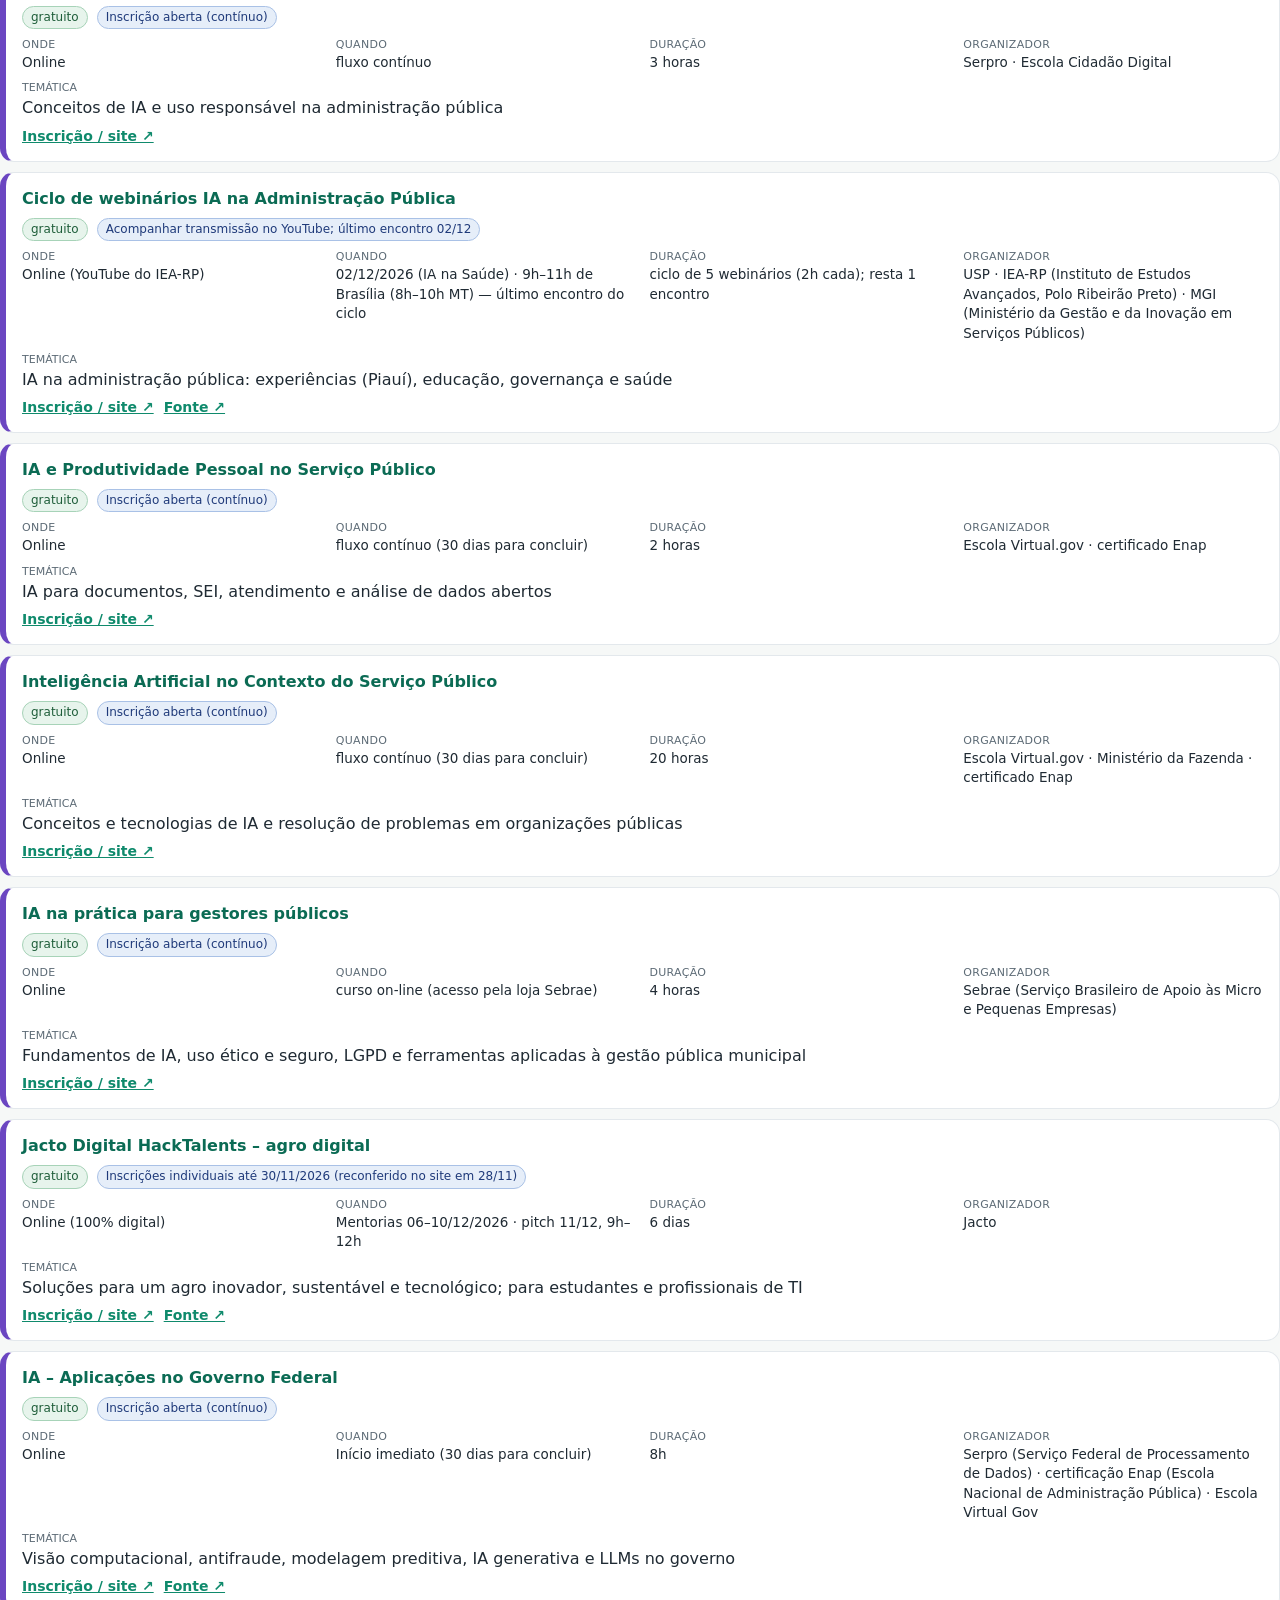
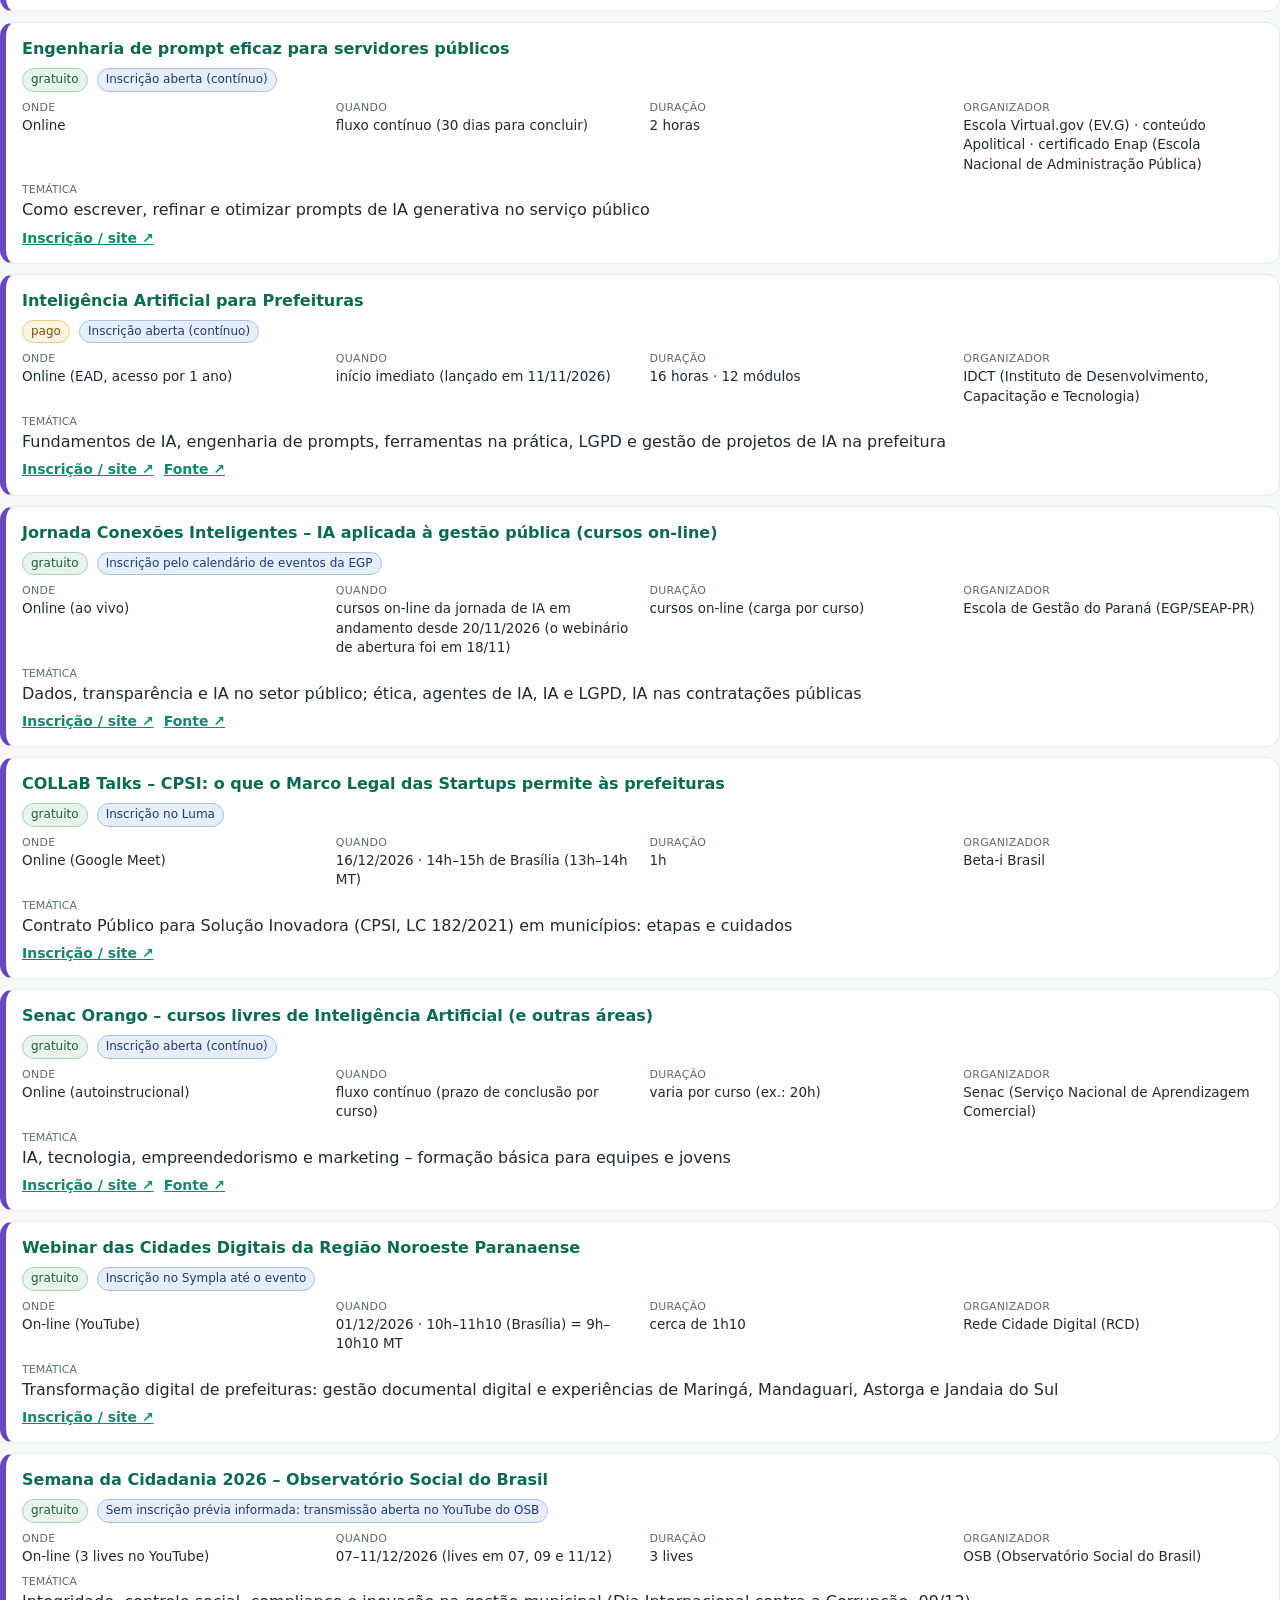
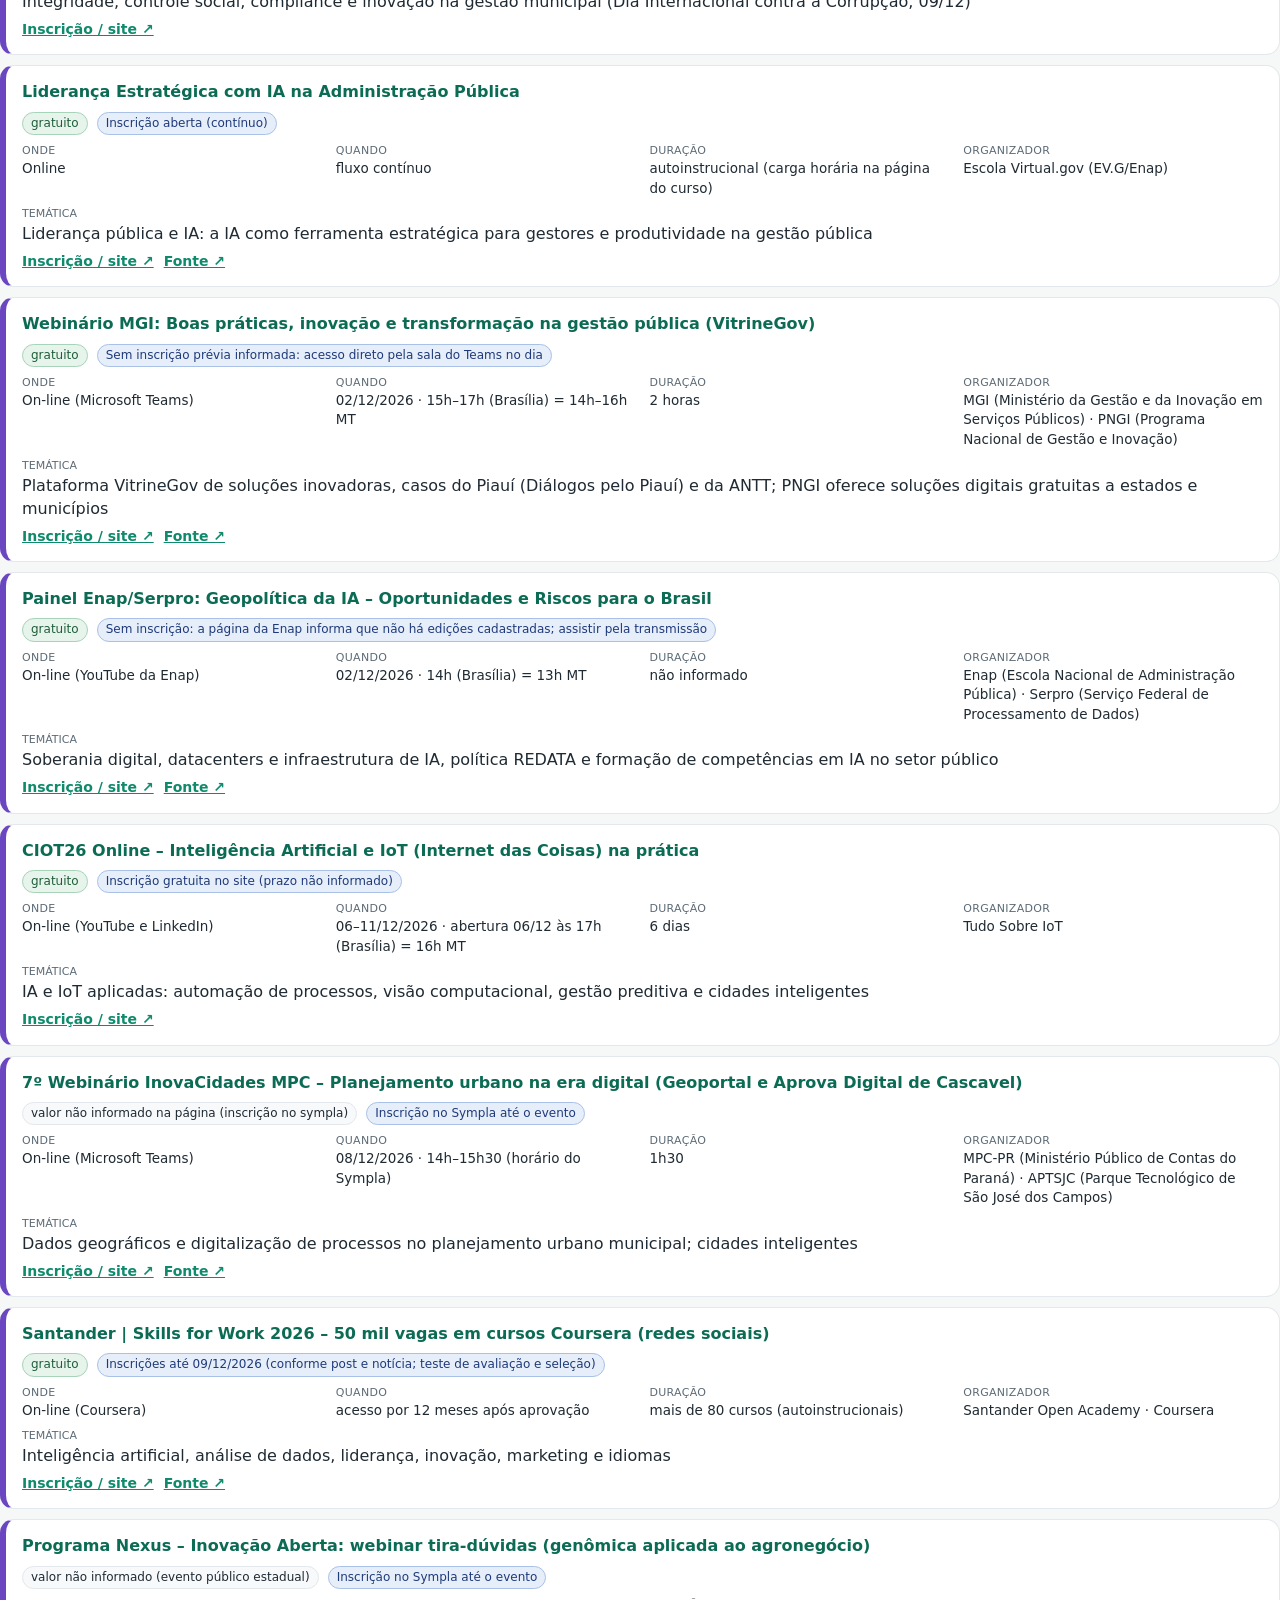
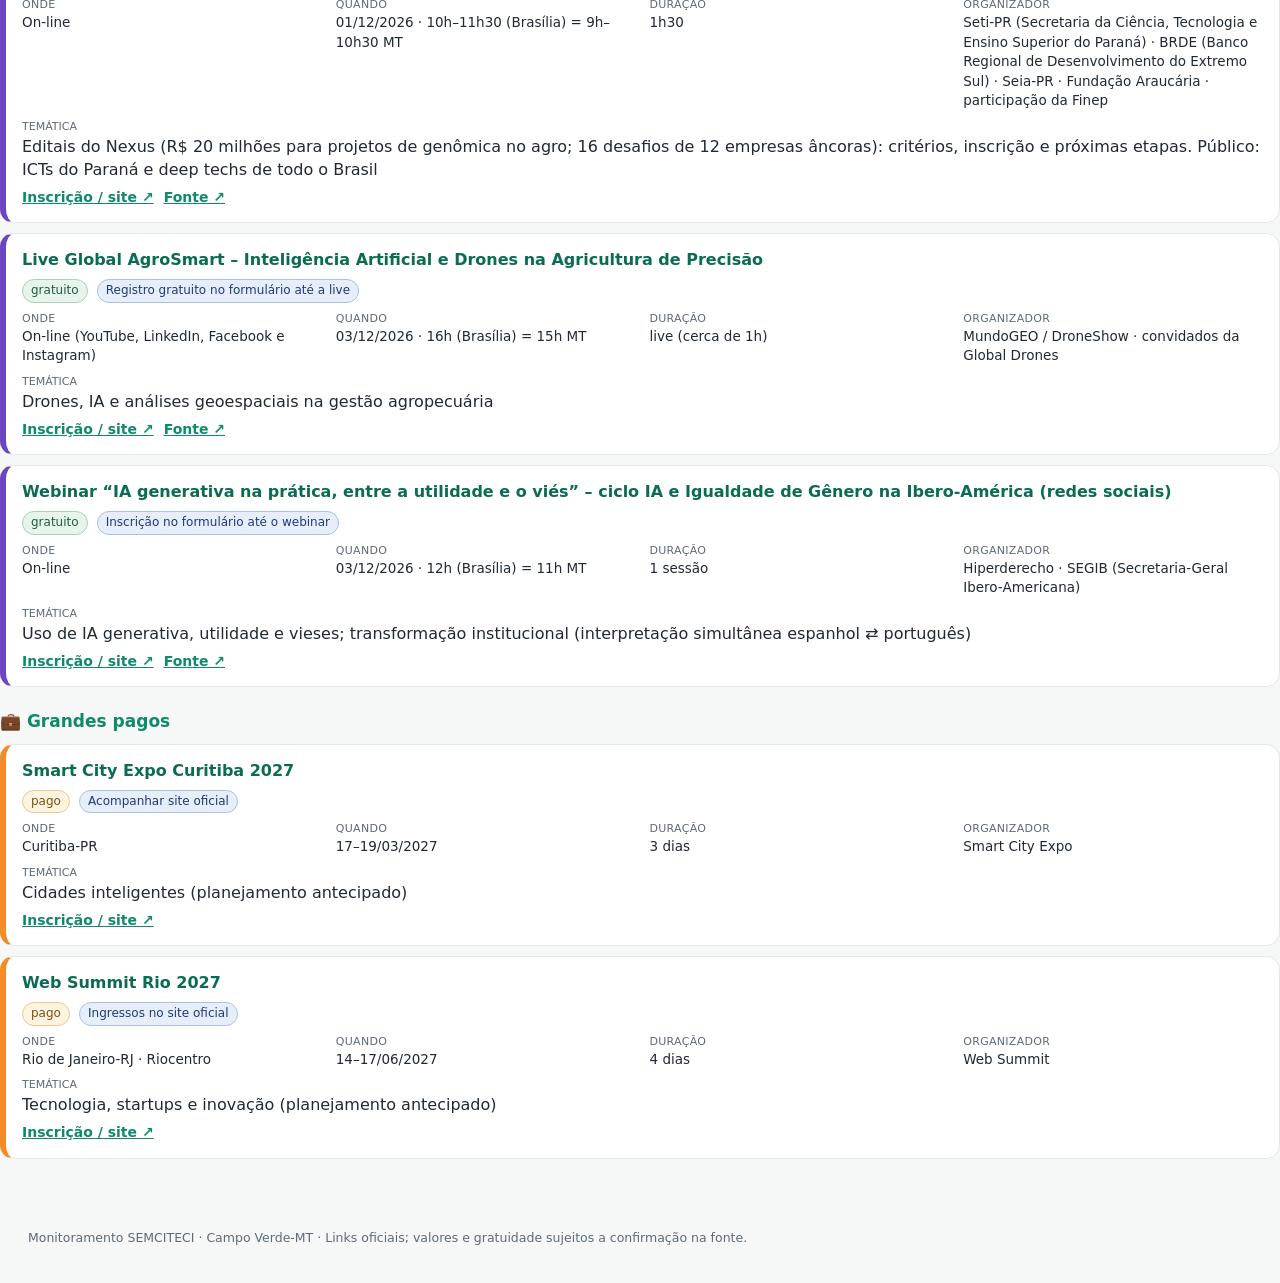
<file: formacoes.html>
<!DOCTYPE html>
<html lang="pt-BR">
<head>
<meta charset="utf-8">
<meta name="viewport" content="width=device-width, initial-scale=1">
<title>Formações para gestão Pública – SEMCITECI Campo Verde</title>
<style>
:root{
  --azul:#0f8a6c; --azul2:#14a37f; --verde:#2f7d4f; --laranja:#c05621; --vermelho:#b42318;
  --cinza:#5f6b7a; --cinza2:#e6e9ee; --fundo:#f4f6f9; --branco:#fff; --ambar:#b7791f;
  --borda:#d5dbe3; --texto:#1d2733;
}
*{box-sizing:border-box}
html,body{margin:0;padding:0}
body{font-family:"Segoe UI",system-ui,-apple-system,Roboto,Arial,sans-serif;background:var(--fundo);color:var(--texto);font-size:15px;line-height:1.45}
a{color:var(--azul2)}
header.topo{background:linear-gradient(135deg,#0f8a6c 0%,#14a37f 55%,#f2a33a 130%);color:#fff;padding:18px clamp(16px,3vw,36px) 16px}
header.topo h1{margin:0;font-size:22px;font-weight:600}
header.topo .sub{margin-top:4px;font-size:13.5px;opacity:.9}
.nav-abas{display:flex;flex-wrap:wrap;gap:8px;margin-top:12px}
.nav-abas a{color:#fff;text-decoration:none;font-size:13px;font-weight:600;padding:6px 12px;border-radius:999px;border:1px solid rgba(255,255,255,.35);background:rgba(255,255,255,.12)}
.nav-abas a:hover{background:rgba(255,255,255,.22)}
.nav-abas a.ativa{background:#fff;color:#0b6b54}
main{max-width:none;width:100%;margin:-40px auto 0;padding:0 clamp(20px,4vw,48px) 48px;box-sizing:border-box;position:relative;z-index:2}
.intro{background:var(--branco);border:1px solid var(--borda);border-radius:10px;padding:14px 16px;margin-bottom:14px;font-size:14px;color:var(--cinza)}
.intro b{color:var(--texto)}
.filtros{background:var(--branco);border:1px solid var(--borda);border-radius:10px;padding:12px 14px;margin-bottom:14px;display:flex;flex-wrap:wrap;gap:8px;align-items:center}
.chip{border:1.5px solid var(--borda);background:#fff;border-radius:999px;padding:6px 12px;font-size:13.5px;cursor:pointer;font-family:inherit}
.chip.ativo{background:var(--verde);border-color:var(--verde);color:#fff}
.bloco{margin-bottom:22px}
.bloco h2{margin:0 0 10px;font-size:17px;color:var(--azul);display:flex;align-items:center;gap:8px}
.card{background:var(--branco);border:1px solid var(--borda);border-radius:10px;padding:14px 16px;margin-bottom:10px;border-left:6px solid var(--azul2)}
.card.mt{border-left-color:var(--verde)}
.card.online{border-left-color:#6b46c1}
.card.pago{border-left-color:var(--laranja)}
.card h3{margin:0 0 6px;font-size:16px;color:var(--azul)}
.meta{display:grid;grid-template-columns:repeat(auto-fit,minmax(160px,1fr));gap:6px 14px;font-size:13.5px;margin:8px 0}
.meta .r{font-size:11px;text-transform:uppercase;letter-spacing:.3px;color:var(--cinza)}
.selo{display:inline-block;font-size:12px;padding:2px 8px;border-radius:999px;border:1px solid var(--borda);background:#f7f9fb;margin-right:4px}
.selo.gratis{background:#e7f4ec;border-color:#a7d3b8;color:#1f5e3a}
.selo.pago{background:#fdf3e1;border-color:#ecc98b;color:#7a5210}
.selo.prazo{background:#e6eef9;border-color:#a9c1e6;color:#1f3a7a}
.links a{display:inline-block;margin-top:6px;margin-right:10px;font-weight:600;font-size:14px}
footer{max-width:none;width:100%;margin:0 auto;padding:0 clamp(16px,3vw,36px) 30px;font-size:12.5px;color:var(--cinza);box-sizing:border-box}
.vazio{padding:20px;text-align:center;color:var(--cinza)}
@media (max-width:640px){header.topo{padding:14px 16px} header.topo h1{font-size:18px}}

.flutuantes{position:fixed;right:18px;bottom:18px;z-index:60;display:flex;flex-direction:column;align-items:flex-end;gap:10px}
.visita-flutua{display:inline-flex;align-items:center;gap:6px;background:#0f8a6c;color:#fff;text-decoration:none;border-radius:999px;padding:8px 12px;font-size:12.5px;font-weight:600;box-shadow:0 8px 24px rgba(31,58,95,.35);font-family:inherit;border:0;cursor:pointer;max-width:min(220px,70vw)}
.visita-flutua:hover{filter:brightness(1.08)}
.visita-flutua .n{font-size:15px;font-weight:800;color:#f5c518}
.visita-flutua .rot{opacity:.92;font-weight:500;font-size:11.5px;line-height:1.2}
.flutuantes .zap-flutua{position:static;right:auto;bottom:auto;width:58px;height:58px;border-radius:50%;background:#25d366;color:#fff;display:grid;place-items:center;box-shadow:0 8px 24px rgba(18,140,70,.45);text-decoration:none}
@media (max-width:640px){.flutuantes{right:14px;bottom:14px}}

/* RADAR_FULLBLEED */

/* full-bleed shell aligned with home */
header.topo{background:linear-gradient(135deg,#0f8a6c 0%,#14a37f 55%,#f2a33a 130%)!important;color:#fff;padding:22px clamp(16px,3vw,36px) 56px!important;position:relative;overflow:hidden}
header.topo:after{content:"";position:absolute;right:-50px;top:-50px;width:220px;height:220px;border-radius:50%;background:rgba(255,255,255,.08);pointer-events:none}
header.topo h1{font-size:26px!important;letter-spacing:-.2px}
header.topo .sub{font-size:14.5px!important;opacity:.95}
.nav-abas a{border-color:rgba(255,255,255,.4)!important;background:rgba(255,255,255,.14)!important}
.nav-abas a.ativa{background:#fff!important;color:#0b6b54!important}
main{max-width:none!important;width:100%!important;margin:-36px auto 0!important;padding:0 clamp(16px,3vw,36px) 40px!important;position:relative;z-index:2;box-sizing:border-box}
main > .aviso,main > .intro,main > .bloco,main > section{background:rgba(255,255,255,.96);backdrop-filter:blur(10px);-webkit-backdrop-filter:blur(10px);border:1px solid rgba(255,255,255,.75);box-shadow:0 10px 28px rgba(20,60,40,.10);border-radius:16px;padding:16px 18px;margin-bottom:14px}
main > .aviso{background:#fff8e6;border-color:#ecc98b}
main > .bloco{padding:16px 18px}
main > .bloco h2{margin-top:0}
footer{max-width:none!important;width:100%!important;padding:0 clamp(16px,3vw,36px) 30px!important;box-sizing:border-box}
table{width:100%!important}
.card{width:100%;box-sizing:border-box}
body{font-size:16px!important;background:#f6f8f7!important}

</style>
<script defer src="https://cloud.umami.is/script.js" data-website-id="8f86e914-4372-4a19-87a1-45985c46d121"></script>
<link rel="stylesheet" href="radar-fx.css?v=7">
<style id="voltar-css">.flutuantes{position:fixed!important;right:18px!important;bottom:18px!important;z-index:100010!important;display:flex!important;flex-direction:column!important;align-items:flex-end!important;gap:12px!important}.flutuantes .zap-flutua{position:static!important;right:auto!important;bottom:auto!important}a.btn-voltar,.btn-voltar{position:static!important;display:inline-flex!important;visibility:visible!important;opacity:1!important;align-items:center!important;gap:6px!important;background:#f5c518!important;background-image:none!important;color:#3a2e00!important;-webkit-text-fill-color:#3a2e00!important;border:2px solid #fff!important;text-decoration:none!important;font:700 14px system-ui,sans-serif!important;padding:11px 16px!important;border-radius:999px!important;box-shadow:0 8px 22px rgba(0,0,0,.35)!important;white-space:nowrap!important;pointer-events:auto!important;margin:0!important}a.btn-voltar:hover,.btn-voltar:hover{background:#ffe566!important;color:#3a2e00!important;-webkit-text-fill-color:#3a2e00!important}@media(max-width:640px){.flutuantes{right:14px!important;bottom:14px!important}}</style>
</head>
<body>
<header class="topo">
<h1>📚 Formações para gestão Pública</h1>
  <div class="sub">SEMCITECI · Prefeitura de Campo Verde-MT · Agenda priorizada para a administração pública · Atualizado: <b id="dt">–</b></div>
  <nav class="nav-abas" aria-label="Abas do Radar">
    <a href="index.html">🔎 Radar</a>
    <a href="editais.html">📋 Editais</a>
    <a class="ativa" href="formacoes.html">📚 Formações para gestão Pública</a>
    <a href="empregos.html">💼 Empregos</a>
    <a href="telefones.html">📞 Telefones</a>
    <a href="estagios-publicos.html">🎓 Estágios públicos</a>
    <a href="como-se-inscrever.html">📝 Como se inscrever</a>
    <a href="cursos-fic.html">🛠️ Cursos FIC</a>
    <a href="cursos-tecnicos.html">🎓 Cursos técnicos</a>
    <a href="ensino-superior.html">🏫 Ensino superior</a>
  </nav>
</header>
<main>
  <p class="intro">Agenda diária de <b>cursos, formações e eventos</b> em Ciência, Tecnologia e Inovação, com foco em administração pública, formação de profissionais e inteligência artificial. Prioridade: prazos com mais antecedência (no setor público tudo precisa ser planejado). Sempre confira o link oficial de inscrição.</p>
  <div class="filtros" id="filtros" aria-label="Filtros por bloco"></div>
  <div id="lista"></div>
</main>
<footer>
  Monitoramento SEMCITECI · Campo Verde-MT · Links oficiais; valores e gratuidade sujeitos a confirmação na fonte.
</footer>
<script id="dados" type="application/json">{
 "meta": {
  "atualizacao": "2026-11-28",
  "atualizacao_hora": "08:50",
  "titulo": "Formações para gestão Pública – SEMCITECI"
 },
 "itens": [
  {
   "id": "mt-hackalucas-2026",
   "bloco": "mt",
   "titulo": "HackaLucas 2026 – maratona de inovação",
   "org": "Sebrae/MT, Green Future Hub e Impacto Lucas · apoio Prefeitura de Lucas do Rio Verde",
   "local": "Lucas do Rio Verde-MT · Green Future Hub (~460 km de Campo Verde)",
   "quando": "27–29/11/2026",
   "duracao": "48 horas",
   "tematica": "Inovação aberta: protótipos para desafios reais de empresas (metodologia HackStars)",
   "custo": "a confirmar",
   "prazo": "Pré-inscrição encerrada em 15/11/2026 (sem prorrogação divulgada); evento 27–29/11",
   "link": "https://www.hackstars.com.br/hackalucas2026"
  },
  {
   "id": "mt-hackathon-clima-impact-hub",
   "bloco": "mt",
   "titulo": "Festival Clima, Território e Futuros Possíveis + Hackathon de Clima (Impact Hub Cuiabá)",
   "org": "Impact Hub Cuiabá · Parque Tecnológico Mato Grosso",
   "local": "Cuiabá-MT · EduCon Conveniada FGV, Av. Historiador Rubens de Mendonça, 895 (local indicado no Luma; divulgação anterior citava o Parque Tecnológico MT) · ~130 km de Campo Verde",
   "quando": "Festival 27/11/2026 (encerrado) · Hackathon 27–29/11/2026 (em andamento)",
   "duracao": "1 dia (festival) + fim de semana (hackathon)",
   "tematica": "Clima, ciência, tecnologia e empreendedorismo; soluções para desafios socioambientais da Amazônia e do Cerrado",
   "custo": "gratuito (hackathon com 100 participantes selecionados)",
   "prazo": "Inscrição no Luma (prazo não informado; garantir cedo)",
   "link": "https://luma.com/m9ip09sj"
  },
  {
   "id": "mt-seminario-suinocultura-2026",
   "bloco": "mt",
   "titulo": "3º Seminário da Suinocultura de Mato Grosso",
   "org": "ACRISMAT (Associação dos Criadores de Suínos de Mato Grosso)",
   "local": "Cuiabá-MT · Centro de Eventos do Pantanal + online (híbrido; ~130 km de Campo Verde)",
   "quando": "01/12/2026 · 8h–18h",
   "duracao": "1 dia",
   "tematica": "Agro: mercado, produção, gestão, inovação e liderança na cadeia de suínos",
   "custo": "gratuito (todas as categorias, inclusive online, R$ 0,00 no Sympla)",
   "prazo": "Inscrições no Sympla até o evento",
   "link": "https://www.sympla.com.br/evento/3-seminario-da-suinocultura-de-mato-grosso/3633375"
  },
  {
   "id": "mt-devfest-nortao-sinop",
   "bloco": "mt",
   "titulo": "DevFest Nortão 2026 (Google Developer Groups)",
   "org": "GDG Sinop (Google Developer Groups)",
   "local": "Sinop-MT · Sebrae regional (~600 km de Campo Verde, fora do raio de 400 km)",
   "quando": "04–05/12/2026",
   "duracao": "2 dias",
   "tematica": "IA generativa, nuvem, GovTechs/SocialTechs para impacto público e sensoriamento remoto com IA no agro",
   "custo": "pago (lotes esgotados)",
   "prazo": "Ingressos esgotados (site oficial em 20/11/2026); lista de espera no site",
   "link": "https://www.sympla.com.br/evento/devfest-nortao-2026/3600711",
   "fonte": "https://gazetadacidade.com.br/noticias/tecnologia/sinop-recebe-pela-primeira-vez-festival-internacional-de-tecnologia-do-google-em-dezembro/"
  },
  {
   "id": "mt-sebrae-ali-day-barra-do-garcas",
   "bloco": "mt",
   "titulo": "ALI Day 2026 – Barra do Garças (Sebrae/MT)",
   "org": "Sebrae/MT (Serviço de Apoio às Micro e Pequenas Empresas de Mato Grosso) · Programa ALI (Agentes Locais de Inovação)",
   "local": "Barra do Garças-MT · Sebrae, Av. Min. João Alberto, 1374, Centro (raio ~400 km de Campo Verde)",
   "quando": "28/11/2026 (sábado) · a partir das 8h",
   "duracao": "1 período",
   "tematica": "Inovação e produtividade: conexão de startups e fornecedores de inovação aos desafios reais das empresas locais (público inclui instituições públicas)",
   "custo": "gratuito",
   "prazo": "Inscrição gratuita na Loja Sebrae/MT (evento hoje, 28/11; página ativa em 28/11)",
   "link": "https://mt.loja.sebrae.com.br/ali-day-2026-ev-1006410"
  },
  {
   "id": "nac-enap-inovacar",
   "bloco": "nacional",
   "titulo": "InovaCAR – soluções em código aberto e IA para o Cadastro Ambiental Rural (Enap)",
   "org": "Enap (Escola Nacional de Administração Pública) · Plataforma Desafios",
   "local": "Nacional (inscrição on-line)",
   "quando": "Inscrições 12/11/2026 a 22/01/2027 · análise 25/01 a 12/02/2027",
   "duracao": "ciclo de inovação aberta (aceleração de até 15 soluções)",
   "tematica": "Agro e meio ambiente: ferramentas de IA e módulos em código aberto para o Sicar (Sistema do Cadastro Ambiental Rural); R$ 990 mil em premiações",
   "custo": "gratuito",
   "prazo": "Inscrições até 22/01/2027, exclusivamente pela Plataforma Desafios",
   "link": "https://desafios.enap.gov.br/desafios/inova-car/"
  },
  {
   "id": "nac-snct-2026-brasilia",
   "bloco": "nacional",
   "titulo": "Semana Nacional de Ciência e Tecnologia 2026 – “Ciência Delas” (programação nacional)",
   "org": "MCTI (Ministério da Ciência, Tecnologia e Inovação)",
   "local": "Brasília-DF · Esplanada dos Ministérios (e atividades locais em todo o Brasil)",
   "quando": "24–29/11/2026",
   "duracao": "6 dias",
   "tematica": "Divulgação científica: exposições, feira de ciências, palestras e premiação das olimpíadas científicas; protagonismo de mulheres e meninas na CT&I",
   "custo": "gratuito (aberto ao público)",
   "prazo": "Sem inscrição prévia informada na fonte; programação no portal do MCTI",
   "link": "https://www.gov.br/mcti/pt-br/acompanhe-o-mcti/noticias/2026/11/snct-2026-mobiliza-o-pais-e-prepara-grande-encontro-da-ciencia-em-brasilia",
   "fonte": "https://www.gov.br/mcti/pt-br/acompanhe-o-mcti/noticias/2026/11/snct-2026-mobiliza-o-pais-e-prepara-grande-encontro-da-ciencia-em-brasilia"
  },
  {
   "id": "co-goia-fest-goiania",
   "bloco": "co",
   "titulo": "GO.IA Fest 2026 – Festival Estação da Inovação + Pixel Preview",
   "org": "Governo de Goiás · Secti (Secretaria de Estado de Ciência, Tecnologia e Inovação)",
   "local": "Goiânia-GO · Hub Goiás, Rua 261, nº 384, Setor Leste Universitário",
   "quando": "02–05/12/2026 (02–03 Estação da Inovação; 04–05 Pixel Preview)",
   "duracao": "4 dias",
   "tematica": "Inovação, inteligência artificial, economia criativa e Distrito de Inovação e IA de Goiás",
   "custo": "gratuito (cadastro obrigatório; passaporte para os 4 dias)",
   "prazo": "Cadastro antecipado na página oficial",
   "link": "https://pixelshow.co/goias/",
   "fonte": "https://pulsogoias.com.br/goiania/goiania-tera-festival-gratuito-com-inteligencia-artificial-games-e-shows/"
  },
  {
   "id": "co-hackathon-feminino-cerrado",
   "bloco": "co",
   "titulo": "1º Hackathon 100% Feminino do Cerrado (redes sociais)",
   "org": "Hub Conectadas",
   "local": "Brasília-DF (presencial)",
   "quando": "04–06/12/2026",
   "duracao": "3 dias",
   "tematica": "Maratona de inovação para mulheres de todas as áreas (tecnologia, gestão, design, negócios); não exige programação",
   "custo": "gratuito",
   "prazo": "Inscrição na página oficial do evento (Party Community) até o preenchimento das vagas",
   "link": "https://partycommunity.org/events/comunidade-conectadas/1-hackathon-100-feminino-do-cerrado-conectadas",
   "fonte": "redes sociais (LinkedIn CCBR – Conexão Corporativo Brasil), link de inscrição resolvido em 20/11/2026"
  },
  {
   "id": "sul-compras-publicas-curitiba",
   "bloco": "sul",
   "titulo": "Encontro Compras Públicas de Inovação",
   "org": "Prefeitura de Curitiba (SMDEI) · Seia-PR (Secretaria de Estado da Inovação e Inteligência Artificial) · Hub GovTech Paraná",
   "local": "Curitiba-PR · Hub GovTech Paraná (Rua Júlio Perneta, 695, 3º andar, Mercês)",
   "quando": "30/11/2026 · 14h–17h ou 01/12/2026 · 9h–12h (Brasília) = 13h–16h ou 8h–11h MT (duas turmas)",
   "duracao": "3 horas (uma turma à escolha)",
   "tematica": "Compras públicas de inovação para prefeituras e órgãos",
   "custo": "gratuito",
   "prazo": "Inscrição gratuita e antecipada (prazo não informado na fonte; datas reconferidas em 27/11)",
   "link": "https://politizabrasil.com.br/curitiba-inscricoes-encontro-compras-publicas-inovacao/"
  },
  {
   "id": "sul-hackapel-pelotas",
   "bloco": "sul",
   "titulo": "HACKAPEL 2026 – maratona de IA para a gestão pública",
   "org": "Prefeitura de Pelotas (COINPEL e SEPLAG) com UFPel (Universidade Federal de Pelotas)",
   "local": "Pelotas-RS · Pelotas Parque Tecnológico",
   "quando": "12–13/12/2026",
   "duracao": "36 horas",
   "tematica": "Protótipos com inteligência artificial para a gestão pública (bom modelo para replicar em Campo Verde)",
   "custo": "gratuito · prêmios R$ 10 mil / 5,5 mil / 2,5 mil",
   "prazo": "Inscrição de equipes encerrada em 16/11/2026; evento 12–13/12 (acompanhar resultado)",
   "link": "https://www.pelotas.com.br/noticia/abertas-as-inscricoes-para-o-hackapel",
   "fonte": "https://www.pelotas.com.br/noticia/abertas-as-inscricoes-para-o-hackapel"
  },
  {
   "id": "sul-seminario-ia-gestao-publica-foz",
   "bloco": "sul",
   "titulo": "Seminário Nacional de Inteligência e Inovação na Gestão Pública",
   "org": "Negócios Públicos · ContaGov",
   "local": "Foz do Iguaçu-PR · Hotel Viale Cataratas",
   "quando": "01–03/12/2026",
   "duracao": "3 dias",
   "tematica": "IA na gestão pública: governança, marco regulatório, dados e planejamento, compras de tecnologia e IA em municípios pequenos",
   "custo": "pago (valor no site)",
   "prazo": "Inscrições no site oficial",
   "link": "https://negociospublicos.com.br/seminario-nacional-de-inteligencia-e-inovacao-na-gestao-publica/"
  },
  {
   "id": "sul-inlegis-ia-municipal-dez",
   "bloco": "sul",
   "titulo": "IA no Poder Público Municipal: Executivo e Câmara para a administração do futuro",
   "org": "INLEGIS – Consultoria e Treinamento",
   "local": "Porto Alegre-RS · auditório do INLEGIS",
   "quando": "01–04/12/2026",
   "duracao": "14 horas-aula",
   "tematica": "Governança e uso responsável de IA em prefeituras e câmaras: documentos, automações, LGPD e auditoria",
   "custo": "pago (valor no site)",
   "prazo": "Inscrição até o início da turma",
   "link": "https://inlegis.com.br/cursos/inteligencia-artificial-no-poder-publico-municipal-como-preparar-executivo-e-camara-para-a-administracao-do-futuro/"
  },
  {
   "id": "sul-hackathon-smart-agro-londrina",
   "bloco": "sul",
   "titulo": "Hackathon Smart Agro – ExpoLondrina 2027: “Transforme seu Projeto em uma Startup”",
   "org": "SRP (Sociedade Rural do Paraná) / SRP Valley · Agro Valley · Sebrae/PR",
   "local": "Londrina-PR (final na ExpoLondrina, Parque Ney Braga)",
   "quando": "Inscrições até 10/12/2026 · jornada com oficinas · final 16–18/04/2027",
   "duracao": "jornada de inovação até abril/2027",
   "tematica": "Inovação agro: projetos com potencial de startup para o agronegócio; equipes de 3 a 5 pessoas (a partir de 16 anos), até 20 equipes; pré-aceleração GO SRP",
   "custo": "gratuito",
   "prazo": "Inscrições até 10/12/2026 (formulário on-line + vídeo de até 3 min)",
   "link": "https://docs.google.com/forms/d/e/1FAIpQLSdKO-2gh1PvLxlh43Hm-VOIGNE3yOQ3Som-Gj9UJ6xeJx0jxQ/viewform",
   "fonte": "https://srpvalley.srp.com.br/noticia/hackathon-smart-agro-2027-abre-inscricoes-para-projetos-inovadores-no-agronegocio"
  },
  {
   "id": "se-cnm-municipios-inteligentes-bh",
   "bloco": "sudeste",
   "titulo": "Municípios Inteligentes, Humanos e Sustentáveis: o caminho para a transformação",
   "org": "CNM (Confederação Nacional de Municípios) · Conexão CNM Qualifica · apoio AMM",
   "local": "Belo Horizonte-MG · Royal Center Hotel Lourdes",
   "quando": "08/12/2026 · 8h–18h",
   "duracao": "10 horas/aula",
   "tematica": "Cidades inteligentes, inovação, transformação digital e governo digital para servidores municipais",
   "custo": "gratuito p/ municípios filiados à CNM em dia; R$ 990 demais",
   "prazo": "Vagas limitadas (inscrição no site)",
   "link": "https://conexaocnm.org.br/evento/municipios-inteligentes-humanos-e-sustentaveis-o-caminho-para-a-transformacao-edicao-belo-horizontemg"
  },
  {
   "id": "se-inova-agro-tour-campinas",
   "bloco": "sudeste",
   "titulo": "Inova Agro Tour Campinas (4ª edição)",
   "org": "SNASH (SNA Startup Hub) e SNA (Sociedade Nacional de Agricultura)",
   "local": "Campinas-SP · Hub Techoá (presencial com aprovação) + online",
   "quando": "03/12/2026",
   "duracao": "1 dia",
   "tematica": "Inovação no agro: startups, produtores, cooperativas, investidores e pesquisa",
   "custo": "gratuito (presencial sujeito a aprovação; online livre)",
   "prazo": "Inscrições no Luma",
   "link": "https://luma.com/wi4ioawk",
   "fonte": "https://sna.agr.br/campinas-recebe-4a-edicao-do-inova-agro-tour/"
  },
  {
   "id": "se-cidades-inteligentes-vitoria",
   "bloco": "sudeste",
   "titulo": "Evento Integrado Cidades Inteligentes (XIV SESMA + 14º Simpósio de Captação e Manejo de Água da Chuva)",
   "org": "ABES-ES (Associação Brasileira de Engenharia Sanitária e Ambiental) e ABCMAC",
   "local": "Vitória-ES",
   "quando": "01–04/12/2026",
   "duracao": "4 dias",
   "tematica": "Cidades inteligentes, saneamento, clima e água da chuva",
   "custo": "pago (valores por categoria; lote promocional até 29/09 era R$ 395 participante – conferir valor atual no site)",
   "prazo": "Inscrições exclusivamente pelo site",
   "link": "https://www.abes-es.org.br/evento"
  },
  {
   "id": "se-assespro-finep-mais-inovacao",
   "bloco": "sudeste",
   "titulo": "Caminhos para Financiar a Inovação em TI – Finep Mais Inovação Brasil (Assespro-SP)",
   "org": "Assespro-SP · apoio Seprosp",
   "local": "São Paulo-SP · Auditório do Seprosp (Itaim Bibi)",
   "quando": "02/12/2026 · 8h30–12h (Brasília)",
   "duracao": "meio período",
   "tematica": "Fomento: como empresas de TI acessam recursos não reembolsáveis da Finep (Financiadora de Estudos e Projetos), critérios e dicas de submissão",
   "custo": "gratuito para associados Assespro-SP (demais: ver Sympla)",
   "prazo": "Inscrição no Sympla",
   "link": "https://www.sympla.com.br/evento/caminhos-para-financiar-a-inovacao-em-ti/3646948"
  },
  {
   "id": "se-inova-ia-rio",
   "bloco": "sudeste",
   "titulo": "Seminário INOVA IA 2026 – Caminhos para a IA no Brasil (com workshop da Finep)",
   "org": "Riosoft",
   "local": "Rio de Janeiro-RJ · ESPM Glória (presencial) + transmissão on-line no YouTube",
   "quando": "09–10/12/2026 · 9h–18h (Brasília)",
   "duracao": "2 dias",
   "tematica": "Políticas de fomento, infraestrutura e soberania em IA; workshop Finep de financiamento a projetos de IA",
   "custo": "gratuito (presencial com vagas limitadas ou on-line)",
   "prazo": "Inscrição no Sympla (um ingresso por dia presencial; ingresso on-line vale para os 2 dias)",
   "link": "https://www.sympla.com.br/evento/inova-ia-2026---caminhos-para-a-ia-no-brasil/3649115",
   "fonte": "https://inova.ia.br/"
  },
  {
   "id": "se-cnm-municipios-inteligentes-vitoria",
   "bloco": "sudeste",
   "titulo": "Conexão CNM Qualifica – Municípios Inteligentes, Humanos e Sustentáveis (Vitória-ES)",
   "org": "CNM (Confederação Nacional de Municípios) · apoio Amunes",
   "local": "Vitória-ES · Golden Tulip Vitória",
   "quando": "09/12/2026 · 8h10–12h e 13h30–18h (horário local)",
   "duracao": "1 dia (10 h/aula)",
   "tematica": "Cidades inteligentes, transformação digital e governo digital para servidores municipais",
   "custo": "gratuito p/ municípios filiados à CNM em dia · R$ 990 demais",
   "prazo": "Vagas limitadas (inscrição no site)",
   "link": "https://conexaocnm.org.br/evento/municipios-inteligentes-humanos-e-sustentaveis-o-caminho-para-a-transformacao-edicao-vitoriaes"
  },
  {
   "id": "on-evg-fundamentos-ia",
   "bloco": "online",
   "titulo": "Fundamentos da IA no Serviço Público",
   "org": "Escola Virtual.gov",
   "local": "Online",
   "quando": "fluxo contínuo",
   "duracao": "1 hora",
   "tematica": "Fundamentos de inteligência artificial no serviço público",
   "custo": "gratuito",
   "prazo": "Inscrição aberta (contínuo)",
   "link": "https://www.escolavirtual.gov.br/curso/1559"
  },
  {
   "id": "on-evg-ia-transformacao-digital",
   "bloco": "online",
   "titulo": "IA e Transformação Digital (Oxford/Enap)",
   "org": "Escola Virtual.gov · certificado Enap",
   "local": "Online",
   "quando": "fluxo contínuo (30 dias para concluir)",
   "duracao": "15 horas",
   "tematica": "IA, dados, ética e governança digital para líderes públicos",
   "custo": "gratuito, com certificado",
   "prazo": "Inscrição aberta (contínuo)",
   "link": "https://www.escolavirtual.gov.br/curso/1588"
  },
  {
   "id": "on-serpro-ia-servidores",
   "bloco": "online",
   "titulo": "Inteligência Artificial para Servidores Públicos",
   "org": "Serpro · Escola Cidadão Digital",
   "local": "Online",
   "quando": "fluxo contínuo",
   "duracao": "3 horas",
   "tematica": "Conceitos de IA e uso responsável na administração pública",
   "custo": "gratuito, com certificado",
   "prazo": "Inscrição aberta (contínuo)",
   "link": "https://cidadaodigital.serpro.gov.br/"
  },
  {
   "id": "on-usp-iea-ia-adm-publica",
   "bloco": "online",
   "titulo": "Ciclo de webinários IA na Administração Pública",
   "org": "USP · IEA-RP (Instituto de Estudos Avançados, Polo Ribeirão Preto) · MGI (Ministério da Gestão e da Inovação em Serviços Públicos)",
   "local": "Online (YouTube do IEA-RP)",
   "quando": "02/12/2026 (IA na Saúde) · 9h–11h de Brasília (8h–10h MT) — último encontro do ciclo",
   "duracao": "ciclo de 5 webinários (2h cada); resta 1 encontro",
   "tematica": "IA na administração pública: experiências (Piauí), educação, governança e saúde",
   "custo": "gratuito, com certificado (formulário no chat da transmissão)",
   "prazo": "Acompanhar transmissão no YouTube; último encontro 02/12",
   "link": "https://www.youtube.com/IEAUSPRP",
   "fonte": "https://www.gov.br/gestao/pt-br/assuntos/noticias/2026/novembro/participe-da-serie-de-webinarios-do-mgi-e-da-usp-sobre-o-uso-da-inteligencia-artificial-no-servico-publico"
  },
  {
   "id": "on-evg-ia-produtividade",
   "bloco": "online",
   "titulo": "IA e Produtividade Pessoal no Serviço Público",
   "org": "Escola Virtual.gov · certificado Enap",
   "local": "Online",
   "quando": "fluxo contínuo (30 dias para concluir)",
   "duracao": "2 horas",
   "tematica": "IA para documentos, SEI, atendimento e análise de dados abertos",
   "custo": "gratuito, com certificado",
   "prazo": "Inscrição aberta (contínuo)",
   "link": "https://www.escolavirtual.gov.br/curso/1560"
  },
  {
   "id": "on-evg-ia-contexto-servico-publico",
   "bloco": "online",
   "titulo": "Inteligência Artificial no Contexto do Serviço Público",
   "org": "Escola Virtual.gov · Ministério da Fazenda · certificado Enap",
   "local": "Online",
   "quando": "fluxo contínuo (30 dias para concluir)",
   "duracao": "20 horas",
   "tematica": "Conceitos e tecnologias de IA e resolução de problemas em organizações públicas",
   "custo": "gratuito, com certificado",
   "prazo": "Inscrição aberta (contínuo)",
   "link": "https://www.escolavirtual.gov.br/curso/377"
  },
  {
   "id": "on-sebrae-ia-pratica-gestores-publicos",
   "bloco": "online",
   "titulo": "IA na prática para gestores públicos",
   "org": "Sebrae (Serviço Brasileiro de Apoio às Micro e Pequenas Empresas)",
   "local": "Online",
   "quando": "curso on-line (acesso pela loja Sebrae)",
   "duracao": "4 horas",
   "tematica": "Fundamentos de IA, uso ético e seguro, LGPD e ferramentas aplicadas à gestão pública municipal",
   "custo": "gratuito (R$ 0,00)",
   "prazo": "Inscrição aberta (contínuo)",
   "link": "https://loja.sebrae.com.br/ia-na-pratica-para-gestores-publicos-1-372000111270"
  },
  {
   "id": "online-jacto-hacktalents",
   "bloco": "online",
   "titulo": "Jacto Digital HackTalents – agro digital",
   "org": "Jacto",
   "local": "Online (100% digital)",
   "quando": "Mentorias 06–10/12/2026 · pitch 11/12, 9h–12h",
   "duracao": "6 dias",
   "tematica": "Soluções para um agro inovador, sustentável e tecnológico; para estudantes e profissionais de TI",
   "custo": "gratuito · prêmios R$ 5 mil / 3 mil / 2 mil",
   "prazo": "Inscrições individuais até 30/11/2026 (reconferido no site em 28/11)",
   "link": "https://digital.jacto.com/",
   "fonte": "https://digital.jacto.com/"
  },
  {
   "id": "online-evg-ia-gov-federal",
   "bloco": "online",
   "titulo": "IA – Aplicações no Governo Federal",
   "org": "Serpro (Serviço Federal de Processamento de Dados) · certificação Enap (Escola Nacional de Administração Pública) · Escola Virtual Gov",
   "local": "Online",
   "quando": "Início imediato (30 dias para concluir)",
   "duracao": "8h",
   "tematica": "Visão computacional, antifraude, modelagem preditiva, IA generativa e LLMs no governo",
   "custo": "gratuito",
   "prazo": "Inscrição aberta (contínuo)",
   "link": "https://www.escolavirtual.gov.br/programa/361/curso/1395",
   "fonte": "https://www.escolavirtual.gov.br/programa/361/curso/1395"
  },
  {
   "id": "on-evg-engenharia-prompt",
   "bloco": "online",
   "titulo": "Engenharia de prompt eficaz para servidores públicos",
   "org": "Escola Virtual.gov (EV.G) · conteúdo Apolitical · certificado Enap (Escola Nacional de Administração Pública)",
   "local": "Online",
   "quando": "fluxo contínuo (30 dias para concluir)",
   "duracao": "2 horas",
   "tematica": "Como escrever, refinar e otimizar prompts de IA generativa no serviço público",
   "custo": "gratuito, com certificado",
   "prazo": "Inscrição aberta (contínuo)",
   "link": "https://www.escolavirtual.gov.br/curso/1439"
  },
  {
   "id": "on-idct-ia-prefeituras",
   "bloco": "online",
   "titulo": "Inteligência Artificial para Prefeituras",
   "org": "IDCT (Instituto de Desenvolvimento, Capacitação e Tecnologia)",
   "local": "Online (EAD, acesso por 1 ano)",
   "quando": "início imediato (lançado em 11/11/2026)",
   "duracao": "16 horas · 12 módulos",
   "tematica": "Fundamentos de IA, engenharia de prompts, ferramentas na prática, LGPD e gestão de projetos de IA na prefeitura",
   "custo": "pago (R$ 297 à vista ou 6x R$ 56)",
   "prazo": "Inscrição aberta (contínuo)",
   "link": "https://idct.eadplataforma.app/course/ia-para-prefeituras",
   "fonte": "https://idct.org.br/idct-lanca-formacao-completa-em-inteligencia-artificial-voltada-a-aplicacao-na-gestao-publica/"
  },
  {
   "id": "on-egp-pr-dados-transparencia-ia",
   "bloco": "online",
   "titulo": "Jornada Conexões Inteligentes – IA aplicada à gestão pública (cursos on-line)",
   "org": "Escola de Gestão do Paraná (EGP/SEAP-PR)",
   "local": "Online (ao vivo)",
   "quando": "cursos on-line da jornada de IA em andamento desde 20/11/2026 (o webinário de abertura foi em 18/11)",
   "duracao": "cursos on-line (carga por curso)",
   "tematica": "Dados, transparência e IA no setor público; ética, agentes de IA, IA e LGPD, IA nas contratações públicas",
   "custo": "gratuito, com certificação",
   "prazo": "Inscrição pelo calendário de eventos da EGP",
   "link": "https://www.administracao.pr.gov.br/calendario-eventos",
   "fonte": "https://www.administracao.pr.gov.br/Escola-de-Gestao/Evento/Conexoes-Inteligentes-IA-Aplicada-Gestao-Publica"
  },
  {
   "id": "on-collab-cpsi-prefeituras",
   "bloco": "online",
   "titulo": "COLLaB Talks – CPSI: o que o Marco Legal das Startups permite às prefeituras",
   "org": "Beta-i Brasil",
   "local": "Online (Google Meet)",
   "quando": "16/12/2026 · 14h–15h de Brasília (13h–14h MT)",
   "duracao": "1h",
   "tematica": "Contrato Público para Solução Inovadora (CPSI, LC 182/2021) em municípios: etapas e cuidados",
   "custo": "gratuito",
   "prazo": "Inscrição no Luma",
   "link": "https://luma.com/5jyrodfu"
  },
  {
   "id": "on-senac-orango-ia",
   "bloco": "online",
   "titulo": "Senac Orango – cursos livres de Inteligência Artificial (e outras áreas)",
   "org": "Senac (Serviço Nacional de Aprendizagem Comercial)",
   "local": "Online (autoinstrucional)",
   "quando": "fluxo contínuo (prazo de conclusão por curso)",
   "duracao": "varia por curso (ex.: 20h)",
   "tematica": "IA, tecnologia, empreendedorismo e marketing – formação básica para equipes e jovens",
   "custo": "gratuito, com certificado (cadastro com CPF)",
   "prazo": "Inscrição aberta (contínuo)",
   "link": "https://orango.senac.br/",
   "fonte": "https://www.radiosideral.com.br/post/senac-oferece-cursos-on-line-gratuitos-com-certificado-na-plataforma-orango"
  },
  {
   "id": "pago-smart-city-curitiba",
   "bloco": "pagos",
   "titulo": "Smart City Expo Curitiba 2027",
   "org": "Smart City Expo",
   "local": "Curitiba-PR",
   "quando": "17–19/03/2027",
   "duracao": "3 dias",
   "tematica": "Cidades inteligentes (planejamento antecipado)",
   "custo": "pago",
   "prazo": "Acompanhar site oficial",
   "link": "https://smartcityexpocuritiba.com/"
  },
  {
   "id": "pago-websummit-rio",
   "bloco": "pagos",
   "titulo": "Web Summit Rio 2027",
   "org": "Web Summit",
   "local": "Rio de Janeiro-RJ · Riocentro",
   "quando": "14–17/06/2027",
   "duracao": "4 dias",
   "tematica": "Tecnologia, startups e inovação (planejamento antecipado)",
   "custo": "pago",
   "prazo": "Ingressos no site oficial",
   "link": "https://rio.websummit.com/pt-br/tickets/"
  },
  {
   "id": "on-webinar-rcd-noroeste-pr",
   "bloco": "online",
   "titulo": "Webinar das Cidades Digitais da Região Noroeste Paranaense",
   "org": "Rede Cidade Digital (RCD)",
   "local": "On-line (YouTube)",
   "quando": "01/12/2026 · 10h–11h10 (Brasília) = 9h–10h10 MT",
   "duracao": "cerca de 1h10",
   "tematica": "Transformação digital de prefeituras: gestão documental digital e experiências de Maringá, Mandaguari, Astorga e Jandaia do Sul",
   "custo": "gratuito",
   "prazo": "Inscrição no Sympla até o evento",
   "link": "https://www.sympla.com.br/evento/webinar-das-cidades-digitais-da-regiao-noroeste-paranaense/3248766"
  },
  {
   "id": "se-cana-conference-embrapa",
   "bloco": "sudeste",
   "titulo": "Cana+ Conference 2026",
   "org": "Embrapa Agroenergia (Empresa Brasileira de Pesquisa Agropecuária)",
   "local": "Jaguariúna-SP",
   "quando": "08/12/2026",
   "duracao": "1 dia",
   "tematica": "Inovação agro: cana-de-açúcar, bioenergia, competitividade e visão de futuro (painéis com setor produtivo e ciência)",
   "custo": "gratuito (inscrição obrigatória)",
   "prazo": "Inscrição obrigatória pelo formulário da página oficial do evento",
   "link": "https://forms.gle/mRHFn39owSCnnEPo7",
   "fonte": "Portal Embrapa (evento 509494) e www.embrapa.br/web/agroenergia/cana-conference-2026"
  },
  {
   "id": "on-osb-semana-cidadania-2026",
   "bloco": "online",
   "titulo": "Semana da Cidadania 2026 – Observatório Social do Brasil",
   "org": "OSB (Observatório Social do Brasil)",
   "local": "On-line (3 lives no YouTube)",
   "quando": "07–11/12/2026 (lives em 07, 09 e 11/12)",
   "duracao": "3 lives",
   "tematica": "Integridade, controle social, compliance e inovação na gestão municipal (Dia Internacional contra a Corrupção, 09/12)",
   "custo": "gratuito",
   "prazo": "Sem inscrição prévia informada: transmissão aberta no YouTube do OSB",
   "link": "https://www.osbrasil.org.br/semana-cidadania-2026/"
  },
  {
   "id": "se-cnm-municipios-inteligentes-uberlandia",
   "bloco": "sudeste",
   "titulo": "Municípios Inteligentes, Humanos e Sustentáveis: o caminho para a transformação – edição Uberlândia",
   "org": "CNM (Confederação Nacional de Municípios) · Conexão CNM Qualifica",
   "local": "Uberlândia-MG · Hotel Intercity Uberlândia",
   "quando": "07/12/2026",
   "duracao": "10 horas/aula (1 dia)",
   "tematica": "Cidades inteligentes, inovação, transformação digital e governo digital para servidores municipais",
   "custo": "gratuito p/ municípios filiados à CNM em dia; R$ 990 demais",
   "prazo": "Vagas limitadas (inscrição no site)",
   "link": "https://conexaocnm.org.br/evento/municipios-inteligentes-humanos-e-sustentaveis-o-caminho-para-a-transformacao-edicao-uberlandiamg"
  },
  {
   "id": "se-cnm-municipios-inteligentes-rio",
   "bloco": "sudeste",
   "titulo": "Municípios Inteligentes, Humanos e Sustentáveis: o caminho para a transformação – edição Rio de Janeiro",
   "org": "CNM (Confederação Nacional de Municípios) · Conexão CNM Qualifica",
   "local": "Rio de Janeiro-RJ · Windsor Guanabara Hotel",
   "quando": "10/12/2026",
   "duracao": "10 horas/aula (1 dia)",
   "tematica": "Cidades inteligentes, inovação, transformação digital e governo digital para servidores municipais",
   "custo": "gratuito p/ municípios filiados à CNM em dia; R$ 990 demais",
   "prazo": "Vagas limitadas (inscrição no site)",
   "link": "https://conexaocnm.org.br/evento/municipios-inteligentes-humanos-e-sustentaveis-o-caminho-para-a-transformacao-edicao-rio-de-janeirorj"
  },
  {
   "id": "se-circuito-mineiro-inovacao-agro-vicosa",
   "bloco": "sudeste",
   "titulo": "Circuito Mineiro de Inovação Tecnológica para o Agro – 7ª edição Viçosa",
   "org": "SEAPA-MG (Secretaria de Estado de Agricultura, Pecuária e Abastecimento de Minas Gerais) · tecnoPARQ-UFV · FAEMG/SENAR · Prefeitura de Viçosa · EMATER · EPAMIG · IMA",
   "local": "Viçosa-MG · tecnoPARQ da UFV (Universidade Federal de Viçosa)",
   "quando": "03/12/2026 · 13h30–19h (Brasília) = 12h30–18h MT",
   "duracao": "meio período",
   "tematica": "Inovação agro: tecnologia para mão de obra, sucessão rural e gestão de propriedades; aproximação entre produtores, startups, pesquisa e poder público",
   "custo": "valor não informado na página (conferir no Sympla)",
   "prazo": "Inscrição no Sympla até o evento",
   "link": "https://www.sympla.com.br/evento/circuito-mineiro-de-inovacao-tecnologica-para-o-agro-7-edicao-vicosa/3553496"
  },
  {
   "id": "on-evg-lideranca-estrategica-ia",
   "bloco": "online",
   "titulo": "Liderança Estratégica com IA na Administração Pública",
   "org": "Escola Virtual.gov (EV.G/Enap)",
   "local": "Online",
   "quando": "fluxo contínuo",
   "duracao": "autoinstrucional (carga horária na página do curso)",
   "tematica": "Liderança pública e IA: a IA como ferramenta estratégica para gestores e produtividade na gestão pública",
   "custo": "gratuito, com certificado",
   "prazo": "Inscrição aberta (contínuo)",
   "link": "https://www.escolavirtual.gov.br/curso/1498",
   "fonte": "Busca de cursos da Enap com inscrição aberta (22/11/2026)"
  },
  {
   "id": "mt-imersao-ia-abrasel-cuiaba",
   "bloco": "mt",
   "titulo": "Imersão em Inteligência Artificial com Junithi Ueda",
   "org": "Abrasel-MT (Associação Brasileira de Bares e Restaurantes) · apoio Sebrae e ABIH-MT",
   "local": "Cuiabá-MT · Agência Sebrae Cuiabá, Goiabeiras Shopping (~130 km, raio ~400 km)",
   "quando": "01/12/2026 · 8h–12h",
   "duracao": "1 manhã (4h)",
   "tematica": "IA generativa no dia a dia de trabalho (ChatGPT, Claude, Gemini): planilhas, resumos, textos e documentos",
   "custo": "ingresso no Sympla (valor não informado na página)",
   "prazo": "Inscrições no Sympla até o evento",
   "link": "https://www.sympla.com.br/evento/imersao-em-inteligencia-artificial-com-junithi-ueda/3642048"
  },
  {
   "id": "mt-ciencia-agropecuaria-pantanal",
   "bloco": "mt",
   "titulo": "Ciência Agropecuária para o Pantanal – Programa Bioeconomia Pantanal Norte",
   "org": "Fazenda Pantaneira Sustentável · Embrapa Pantanal · Embrapa Pecuária Sudeste · UNEMAT (Universidade do Estado de Mato Grosso) · COOPERPANTANAL",
   "local": "Cuiabá-MT · Auditório da Famato (30/11) + visita técnica na COOPERPANTANAL, Mimoso, Santo Antônio de Leverger-MT (01/12) · ~130 km de Campo Verde (raio ~400 km)",
   "quando": "30/11/2026 · 7h30–12h (reunião técnica) e 01/12/2026 · 8h–12h (dia de campo)",
   "duracao": "2 manhãs",
   "tematica": "PD&I (pesquisa, desenvolvimento e inovação) no agro: manejo sustentável de pastagens nativas e do cambará, bioeconomia e integração ciência–produção rural",
   "custo": "gratuito (R$ 0,00 nos dois ingressos)",
   "prazo": "Inscrição gratuita no Sympla (prazo não informado; garantir até o evento)",
   "link": "https://www.sympla.com.br/evento/ciencia-agropecuaria-para-o-pantanal/3659385",
   "fonte": "https://rolebom.com/pt-br/cuiaba/events/ciencia-agropecuaria-para-o-pantanal"
  },
  {
   "id": "on-mgi-vitrinegov-webinario",
   "bloco": "online",
   "titulo": "Webinário MGI: Boas práticas, inovação e transformação na gestão pública (VitrineGov)",
   "org": "MGI (Ministério da Gestão e da Inovação em Serviços Públicos) · PNGI (Programa Nacional de Gestão e Inovação)",
   "local": "On-line (Microsoft Teams)",
   "quando": "02/12/2026 · 15h–17h (Brasília) = 14h–16h MT",
   "duracao": "2 horas",
   "tematica": "Plataforma VitrineGov de soluções inovadoras, casos do Piauí (Diálogos pelo Piauí) e da ANTT; PNGI oferece soluções digitais gratuitas a estados e municípios",
   "custo": "gratuito",
   "prazo": "Sem inscrição prévia informada: acesso direto pela sala do Teams no dia",
   "link": "https://teams.microsoft.com/meet/2225080923946530?p=ULbpHFAIepP94aKUvw",
   "fonte": "https://www.gov.br/servidor/pt-br/assuntos/noticias/2026/novembro/vitrinegov-plataforma-de-solucoes-inovadoras-do-mgi-e-tema-de-webinario"
  },
  {
   "id": "on-enap-serpro-geopolitica-ia",
   "bloco": "online",
   "titulo": "Painel Enap/Serpro: Geopolítica da IA – Oportunidades e Riscos para o Brasil",
   "org": "Enap (Escola Nacional de Administração Pública) · Serpro (Serviço Federal de Processamento de Dados)",
   "local": "On-line (YouTube da Enap)",
   "quando": "02/12/2026 · 14h (Brasília) = 13h MT",
   "duracao": "não informado",
   "tematica": "Soberania digital, datacenters e infraestrutura de IA, política REDATA e formação de competências em IA no setor público",
   "custo": "gratuito (transmissão aberta)",
   "prazo": "Sem inscrição: a página da Enap informa que não há edições cadastradas; assistir pela transmissão",
   "link": "https://youtube.com/live/K-JUaYZvDxo",
   "fonte": "https://suap.enap.gov.br/vitrine/curso/2962/"
  },
  {
   "id": "se-agtech-day-piracicaba",
   "bloco": "sudeste",
   "titulo": "AgTech Day – 10 anos do Vale do Piracicaba (AgTech Valley)",
   "org": "Parque Tecnológico Piracicaba · Vale do Piracicaba · ESALQTec",
   "local": "Piracicaba-SP · Núcleo do Parque Tecnológico Piracicaba (Rua Cezira Giovanoni Moretti, 600)",
   "quando": "03/12/2026 · 8h30–17h30",
   "duracao": "1 dia",
   "tematica": "Inovação no agro: startups, ICTs (Instituições Científicas e Tecnológicas), investidores e poder público; palestras, painéis e workshops",
   "custo": "gratuito",
   "prazo": "Inscrição gratuita na Linka (prazo não informado)",
   "link": "https://www.linka.la/event/agtech-day-10-anos-do-vale-do-piracicaba-uma-decada-de-inovacao-que-transformou-o-agro"
  },
  {
   "id": "on-ciot26-online",
   "bloco": "online",
   "titulo": "CIOT26 Online – Inteligência Artificial e IoT (Internet das Coisas) na prática",
   "org": "Tudo Sobre IoT",
   "local": "On-line (YouTube e LinkedIn)",
   "quando": "06–11/12/2026 · abertura 06/12 às 17h (Brasília) = 16h MT",
   "duracao": "6 dias",
   "tematica": "IA e IoT aplicadas: automação de processos, visão computacional, gestão preditiva e cidades inteligentes",
   "custo": "gratuito, com certificado (para quem assistir ao vivo e interagir)",
   "prazo": "Inscrição gratuita no site (prazo não informado)",
   "link": "https://ciot.tudosobreiot.com.br/"
  },
  {
   "id": "on-mpc-pr-inovacidades-cascavel",
   "bloco": "online",
   "titulo": "7º Webinário InovaCidades MPC – Planejamento urbano na era digital (Geoportal e Aprova Digital de Cascavel)",
   "org": "MPC-PR (Ministério Público de Contas do Paraná) · APTSJC (Parque Tecnológico de São José dos Campos)",
   "local": "On-line (Microsoft Teams)",
   "quando": "08/12/2026 · 14h–15h30 (horário do Sympla)",
   "duracao": "1h30",
   "tematica": "Dados geográficos e digitalização de processos no planejamento urbano municipal; cidades inteligentes",
   "custo": "valor não informado na página (inscrição no Sympla)",
   "prazo": "Inscrição no Sympla até o evento",
   "link": "https://www.sympla.com.br/evento-online/webinar-cases-inovacidades-mpc-planejamento-urbano-na-era-digital/3629555",
   "fonte": "https://www.mpc.pr.gov.br/index.php/webinario-inovacidades-mpc-apresenta-o-uso-de-tecnologias-digitais-no-planejamento-urbano/"
  },
  {
   "id": "on-santander-skills-for-work-2026",
   "bloco": "online",
   "titulo": "Santander | Skills for Work 2026 – 50 mil vagas em cursos Coursera (redes sociais)",
   "org": "Santander Open Academy · Coursera",
   "local": "On-line (Coursera)",
   "quando": "acesso por 12 meses após aprovação",
   "duracao": "mais de 80 cursos (autoinstrucionais)",
   "tematica": "Inteligência artificial, análise de dados, liderança, inovação, marketing e idiomas",
   "custo": "gratuito (não precisa ser cliente; 18+ anos, residente no Brasil)",
   "prazo": "Inscrições até 09/12/2026 (conforme post e notícia; teste de avaliação e seleção)",
   "link": "https://app.santanderopenacademy.com/pt-BR/program/skills-for-work-2026",
   "fonte": "redes sociais (X @Uniarea, 22/11/2026) · https://bitnoticias.com.br/noticias/santander-abre-100-mil-vagas-gratuitas-em-cursos-de-ia/"
  },
  {
   "id": "co-ciap-encontro-nacional-goiania",
   "bloco": "co",
   "titulo": "III Encontro Nacional do CIAP – IA aplicada às políticas públicas",
   "org": "CIAP (Centro de Colaboração Interinstitucional de Inteligência Artificial Aplicada às Políticas Públicas) · UFG (Universidade Federal de Goiás)",
   "local": "Goiânia-GO · Colabora+, Parque Tecnológico Samambaia da UFG",
   "quando": "02/12/2026 · 8h30–17h (Brasília) = 7h30–16h MT",
   "duracao": "1 dia",
   "tematica": "Soberania digital e IA no Brasil; IA, inovação e transformação das políticas públicas; projetos de IA de ministérios (MCTI, MDIC, MIR, Saúde) e do Governo de Goiás",
   "custo": "aberto ao público (valor não informado; sem cobrança divulgada)",
   "prazo": "Programação aberta ao público; a notícia oficial não traz link de inscrição (contato: ciap@ciap.org.br)",
   "link": "https://ciap.org.br/noticias/ciap-realiza-iii-encontro-nacional-em-goiania"
  },
  {
   "id": "on-nexus-webinar-tira-duvidas",
   "bloco": "online",
   "titulo": "Programa Nexus – Inovação Aberta: webinar tira-dúvidas (genômica aplicada ao agronegócio)",
   "org": "Seti-PR (Secretaria da Ciência, Tecnologia e Ensino Superior do Paraná) · BRDE (Banco Regional de Desenvolvimento do Extremo Sul) · Seia-PR · Fundação Araucária · participação da Finep",
   "local": "On-line",
   "quando": "01/12/2026 · 10h–11h30 (Brasília) = 9h–10h30 MT",
   "duracao": "1h30",
   "tematica": "Editais do Nexus (R$ 20 milhões para projetos de genômica no agro; 16 desafios de 12 empresas âncoras): critérios, inscrição e próximas etapas. Público: ICTs do Paraná e deep techs de todo o Brasil",
   "custo": "valor não informado (evento público estadual)",
   "prazo": "Inscrição no Sympla até o evento",
   "link": "https://www.sympla.com.br/evento-online/programa-nexus--inovacao-aberta--webinar-tira-duvidas/3661358",
   "fonte": "https://www.brde.com.br/noticia/webinar-esclarece-duvidas-sobre-participacao-no-programa-nexus-de-inovacao-no-agronegocio/"
  },
  {
   "id": "on-mundogeo-global-agrosmart",
   "bloco": "online",
   "titulo": "Live Global AgroSmart – Inteligência Artificial e Drones na Agricultura de Precisão",
   "org": "MundoGEO / DroneShow · convidados da Global Drones",
   "local": "On-line (YouTube, LinkedIn, Facebook e Instagram)",
   "quando": "03/12/2026 · 16h (Brasília) = 15h MT",
   "duracao": "live (cerca de 1h)",
   "tematica": "Drones, IA e análises geoespaciais na gestão agropecuária",
   "custo": "gratuito (registro)",
   "prazo": "Registro gratuito no formulário até a live",
   "link": "https://droneshowla.com/live3dez/",
   "fonte": "https://mundogeo.com/2026/11/25/live-global-agrosmart-inteligencia-artificial-e-drones-na-agricultura-de-precisao/"
  },
  {
   "id": "on-segib-ia-generativa-pratica",
   "bloco": "online",
   "titulo": "Webinar “IA generativa na prática, entre a utilidade e o viés” – ciclo IA e Igualdade de Gênero na Ibero-América (redes sociais)",
   "org": "Hiperderecho · SEGIB (Secretaria-Geral Ibero-Americana)",
   "local": "On-line",
   "quando": "03/12/2026 · 12h (Brasília) = 11h MT",
   "duracao": "1 sessão",
   "tematica": "Uso de IA generativa, utilidade e vieses; transformação institucional (interpretação simultânea espanhol ⇄ português)",
   "custo": "gratuito (com registro prévio)",
   "prazo": "Inscrição no formulário até o webinar",
   "link": "https://docs.google.com/forms/d/e/1FAIpQLSdsE2PdB9ZjmhGWtrg6bjPQQyXwjQMT8SFwZyFf9VE-2wZV-A/viewform",
   "fonte": "redes sociais (X @hiperderecho, 27/11/2026)"
  }
 ]
}</script>
<script>
(function(){
  var DADOS = JSON.parse(document.getElementById('dados').textContent);
  var BLOCOS = [
    {id:'mt', rotulo:'🌾 Mato Grosso'},
    {id:'nacional', rotulo:'🇧🇷 Nacionais'},
    {id:'co', rotulo:'Centro-Oeste (fora MT)'},
    {id:'sul', rotulo:'Sul'},
    {id:'sudeste', rotulo:'Sudeste'},
    {id:'online', rotulo:'🌐 Online'},
    {id:'pagos', rotulo:'💼 Grandes pagos'}
  ];
  var filtro = 'todos';
  var meta = DADOS.meta || {};
  document.getElementById('dt').textContent = (meta.atualizacao || '–') + (meta.atualizacao_hora ? ' · ' + meta.atualizacao_hora + ' (Cuiabá)' : '');

  var filtros = document.getElementById('filtros');
  function pintarFiltros(){
    filtros.innerHTML = '';
    var todos = document.createElement('button');
    todos.type = 'button';
    todos.className = 'chip' + (filtro==='todos'?' ativo':'');
    todos.textContent = 'Todos';
    todos.onclick = function(){ filtro='todos'; render(); };
    filtros.appendChild(todos);
    BLOCOS.forEach(function(b){
      var btn = document.createElement('button');
      btn.type = 'button';
      btn.className = 'chip' + (filtro===b.id?' ativo':'');
      btn.textContent = b.rotulo;
      btn.onclick = function(){ filtro=b.id; render(); };
      filtros.appendChild(btn);
    });
  }

  function classeCard(bloco, custo){
    if (bloco==='mt') return 'card mt';
    if (bloco==='online') return 'card online';
    if (bloco==='pagos' || (custo||'').indexOf('pago')===0) return 'card pago';
    return 'card';
  }

  function seloCusto(c){
    c = (c||'').toLowerCase();
    if (c.indexOf('gratuit')>=0) return '<span class="selo gratis">gratuito</span>';
    if (c.indexOf('pago')>=0) return '<span class="selo pago">pago</span>';
    return '<span class="selo">'+esc(c||'a confirmar')+'</span>';
  }

  function esc(s){
    return String(s==null?'':s).replace(/[&<>"']/g, function(ch){
      return ({'&':'&amp;','<':'&lt;','>':'&gt;','"':'&quot;',"'":'&#39;'})[ch];
    });
  }

  function cardHtml(it){
    var links = '';
    if (it.link) links += '<a href="'+esc(it.link)+'" target="_blank" rel="noopener noreferrer">Inscrição / site ↗</a>';
    if (it.fonte) links += '<a href="'+esc(it.fonte)+'" target="_blank" rel="noopener noreferrer">Fonte ↗</a>';
    return '<article class="'+classeCard(it.bloco, it.custo)+'">'+
      '<h3>'+esc(it.titulo)+'</h3>'+
      '<div>'+seloCusto(it.custo)+(it.prazo?' <span class="selo prazo">'+esc(it.prazo)+'</span>':'')+'</div>'+
      '<div class="meta">'+
        '<div><div class="r">Onde</div>'+esc(it.local||'–')+'</div>'+
        '<div><div class="r">Quando</div>'+esc(it.quando||'–')+'</div>'+
        '<div><div class="r">Duração</div>'+esc(it.duracao||'–')+'</div>'+
        '<div><div class="r">Organizador</div>'+esc(it.org||'–')+'</div>'+
      '</div>'+
      '<div><div class="r" style="font-size:11px;text-transform:uppercase;color:var(--cinza)">Temática</div>'+esc(it.tematica||'–')+'</div>'+
      '<div class="links">'+links+'</div>'+
    '</article>';
  }

  function render(){
    pintarFiltros();
    var lista = document.getElementById('lista');
    var itens = DADOS.itens || [];
    var html = '';
    var algum = false;
    BLOCOS.forEach(function(b){
      if (filtro!=='todos' && filtro!==b.id) return;
      var doBloco = itens.filter(function(it){ return it.bloco===b.id; });
      if (!doBloco.length) return;
      algum = true;
      html += '<section class="bloco"><h2>'+esc(b.rotulo)+'</h2>';
      doBloco.forEach(function(it){ html += cardHtml(it); });
      html += '</section>';
    });
    lista.innerHTML = algum ? html : '<p class="vazio">Nenhuma oportunidade neste filtro.</p>';
  }
  render();
})();
</script>
<div class="flutuantes">
<a class="btn-voltar" href="index.html" aria-label="Voltar para o Radar">← Voltar</a>
  <a class="visita-flutua" href="https://cloud.umami.is/share/7hVTdO6MIDLnGNvM" target="_blank" rel="noopener noreferrer" title="Ver estatísticas públicas" aria-label="Visitas ao Radar"><span class="n" id="visitaNum">–</span><span class="rot">visitas<br>no Radar</span></a>
<a class="zap-flutua" href="https://wa.me/556692629903?text=Ol%C3%A1%2C%20vim%20pelo%20Radar%20de%20Oportunidades%20e%20gostaria%20de%20falar%20com%20a%20SEMCITECI." target="_blank" rel="noopener" aria-label="Fale com a SEMCITECI pelo WhatsApp" title="Fale com a SEMCITECI"><svg width="28" height="28" viewBox="0 0 32 32" aria-hidden="true"><path fill="currentColor" d="M16 3C9 3 3.3 8.7 3.3 15.7c0 2.5.7 4.9 2 7L3 29l6.5-2.1c2 1.1 4.2 1.7 6.5 1.7 7 0 12.7-5.7 12.7-12.7S23 3 16 3zm0 23.2c-2.1 0-4.1-.6-5.9-1.7l-.4-.3-3.9 1.3 1.3-3.8-.3-.4c-1.2-1.8-1.9-3.9-1.9-6.1C4.9 9.6 9.9 4.7 16 4.7s11.1 5 11.1 11.1S22.1 26.2 16 26.2zm6.1-8.3c-.3-.2-2-1-2.3-1.1-.3-.1-.5-.2-.8.2-.2.3-.9 1.1-1.1 1.3-.2.2-.4.3-.7.1-.3-.2-1.4-.5-2.7-1.7-1-.9-1.7-2-1.9-2.3-.2-.3 0-.5.1-.7l.5-.6c.2-.2.2-.4.3-.6.1-.2 0-.5 0-.6l-1-2.5c-.3-.7-.5-.6-.8-.6h-.6c-.2 0-.6.1-.9.4-.3.3-1.2 1.1-1.2 2.8s1.2 3.2 1.4 3.5c.2.2 2.4 3.6 5.8 5 .8.3 1.4.5 1.9.7.8.3 1.5.2 2.1.1.6-.1 2-.8 2.2-1.6.3-.8.3-1.4.2-1.6-.1-.1-.3-.2-.6-.3z"/></svg></a>
</div>
<script>(function(){var SHARE='7hVTdO6MIDLnGNvM',WID='8f86e914-4372-4a19-87a1-45985c46d121',BASE='https://cloud.umami.is/analytics/us/api',el=document.getElementById('visitaNum');if(!el)return;function fmt(n){try{return Number(n).toLocaleString('pt-BR');}catch(e){return String(n);}}fetch(BASE+'/share/'+SHARE).then(function(r){return r.json();}).then(function(s){var token=s.token;if(!token)throw new Error('no token');return fetch(BASE+'/websites/'+WID+'/stats?startAt=0&endAt='+Date.now(),{headers:{'x-umami-share-token':token,'x-umami-share-context':SHARE}}).then(function(r){return r.json();});}).then(function(st){var v=st&&(st.visitors!=null?st.visitors:st.pageviews);if(v==null)return;el.textContent=fmt(v);}).catch(function(){});})();</script>
<script defer src="radar-fx.js?v=2"></script>
</body>
</html>
</file>
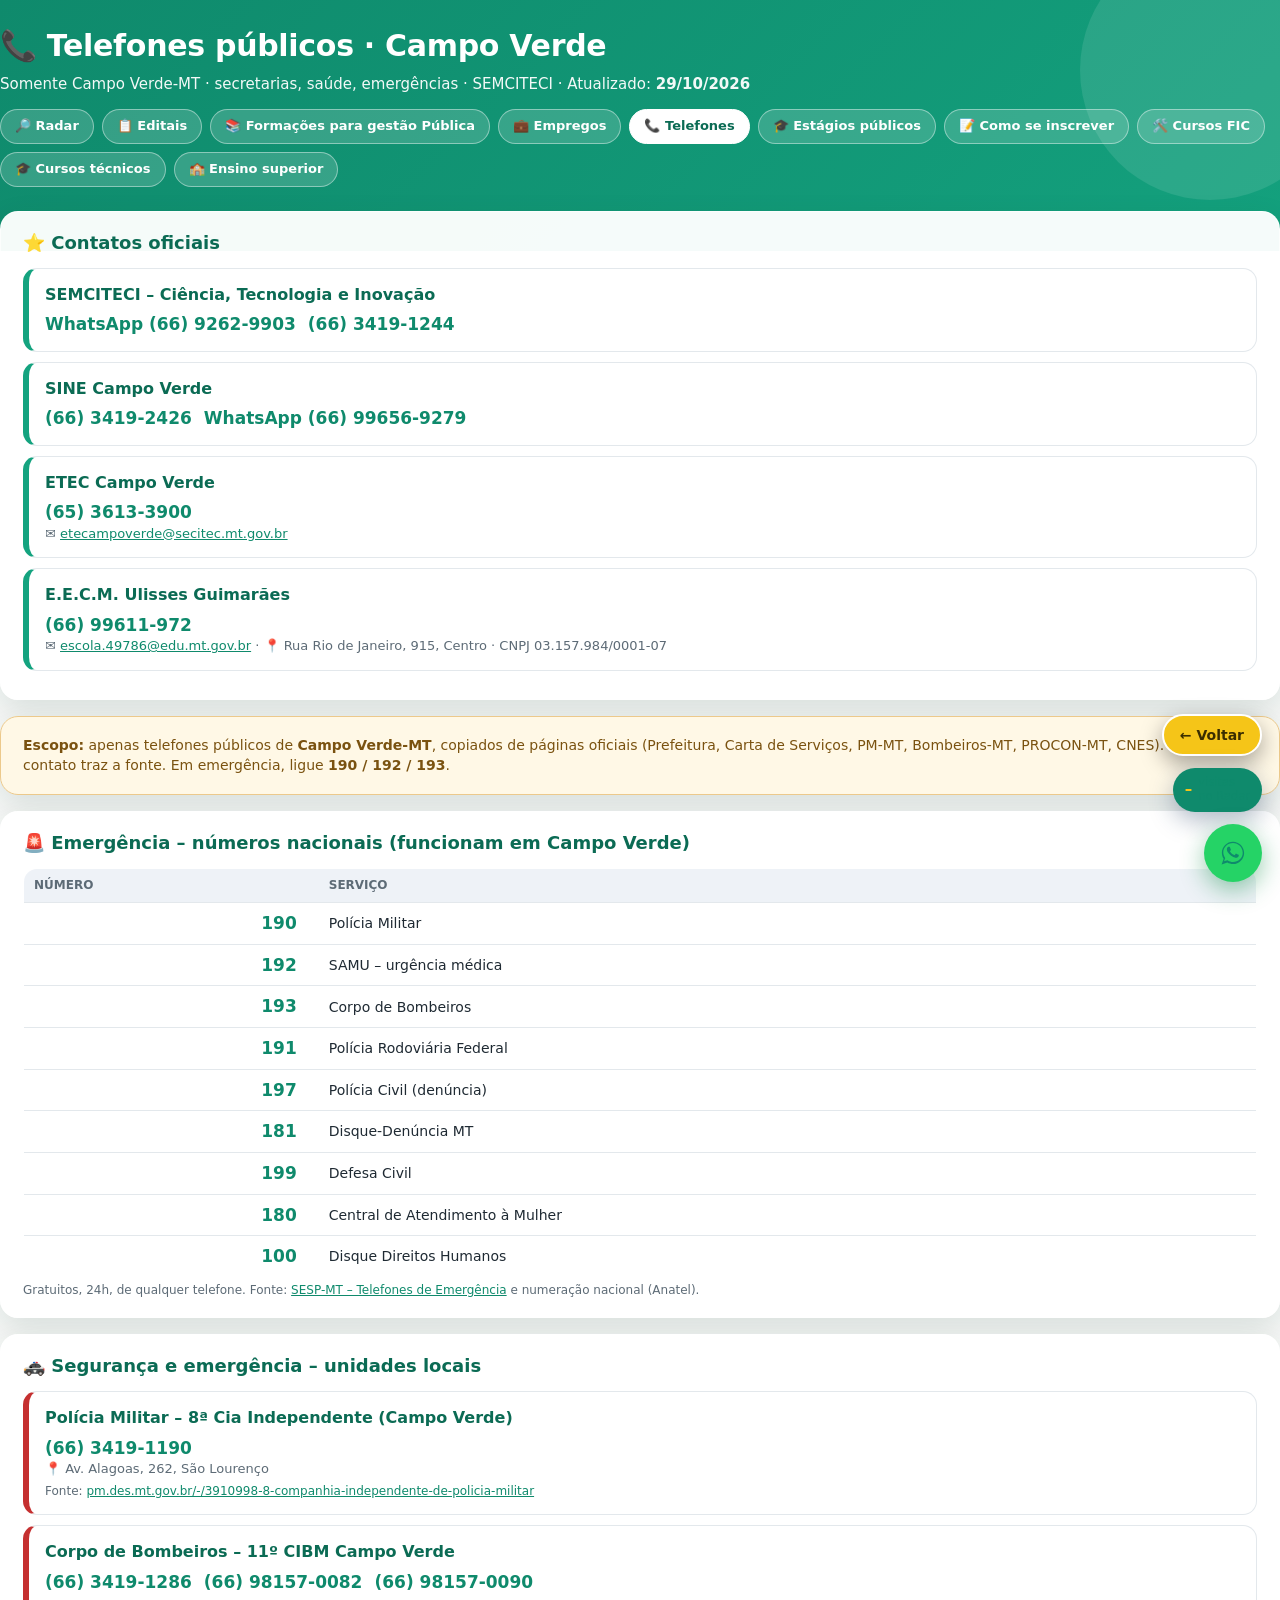
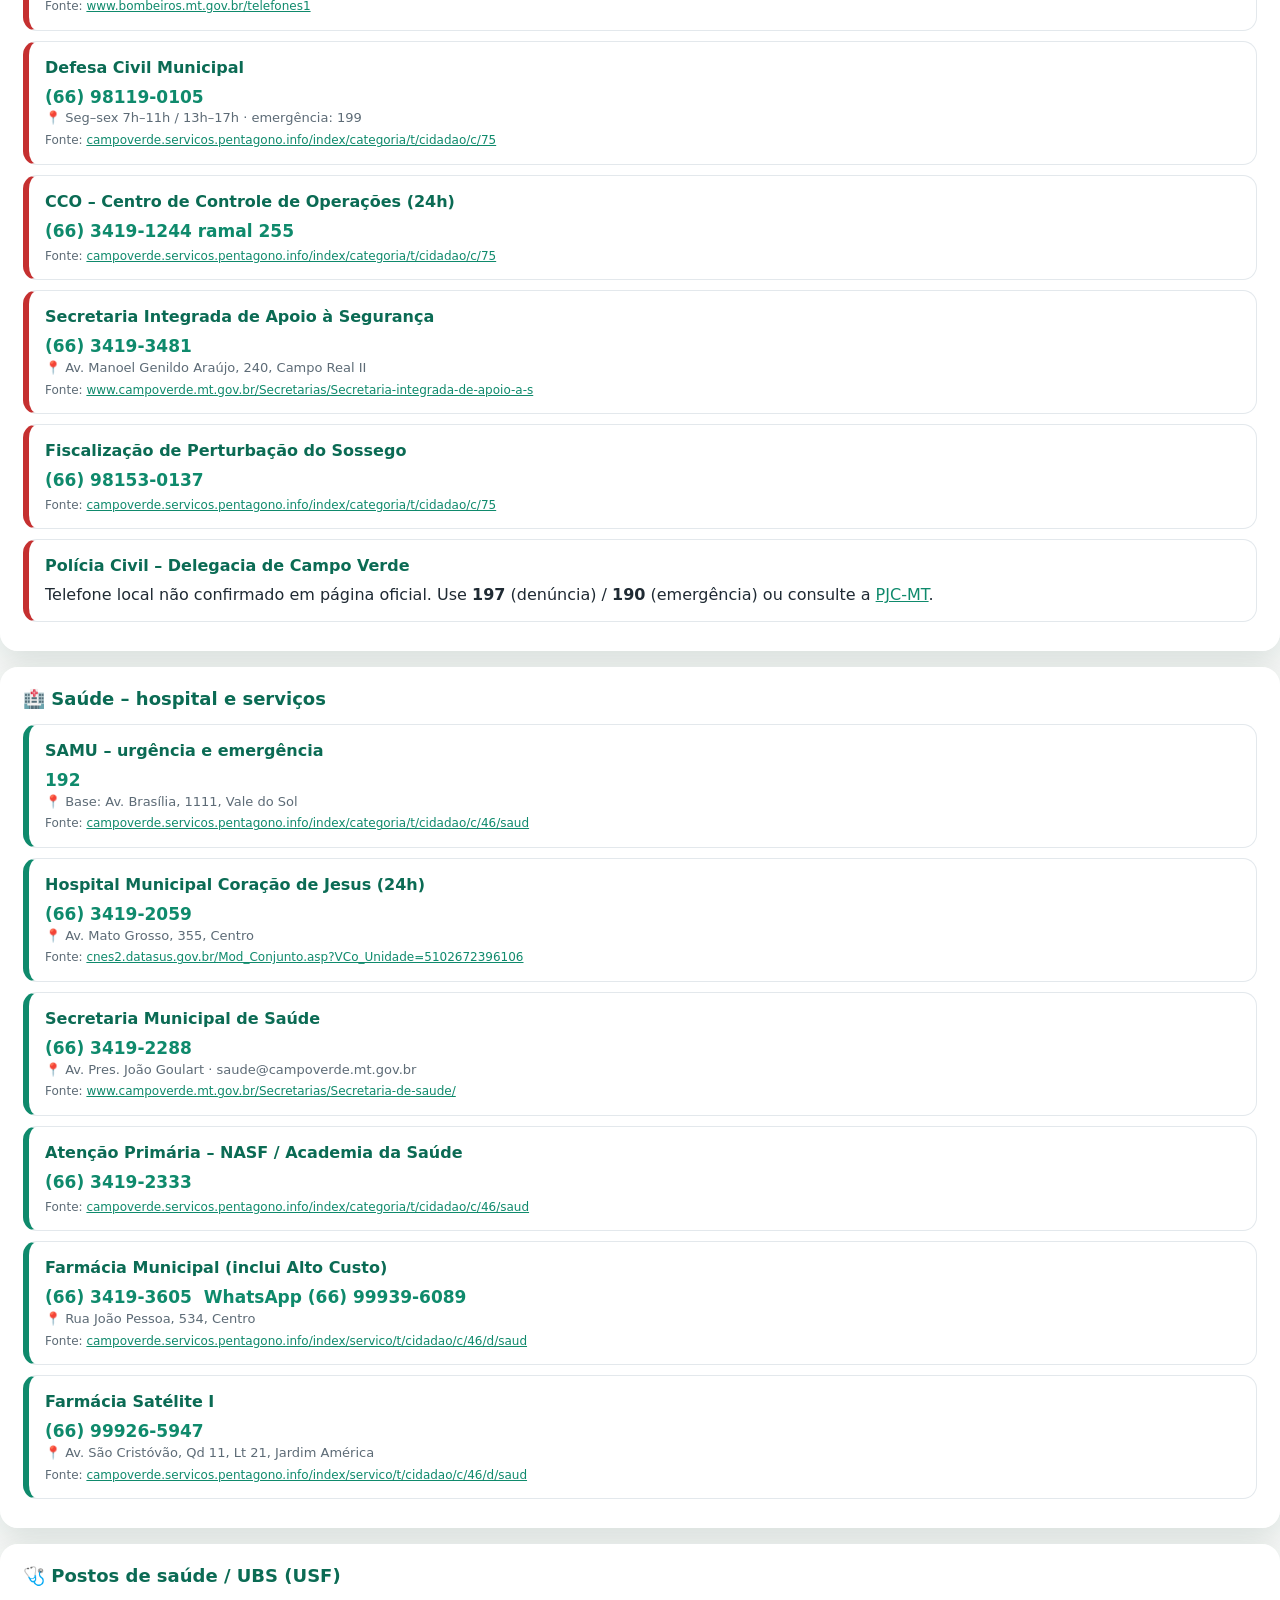
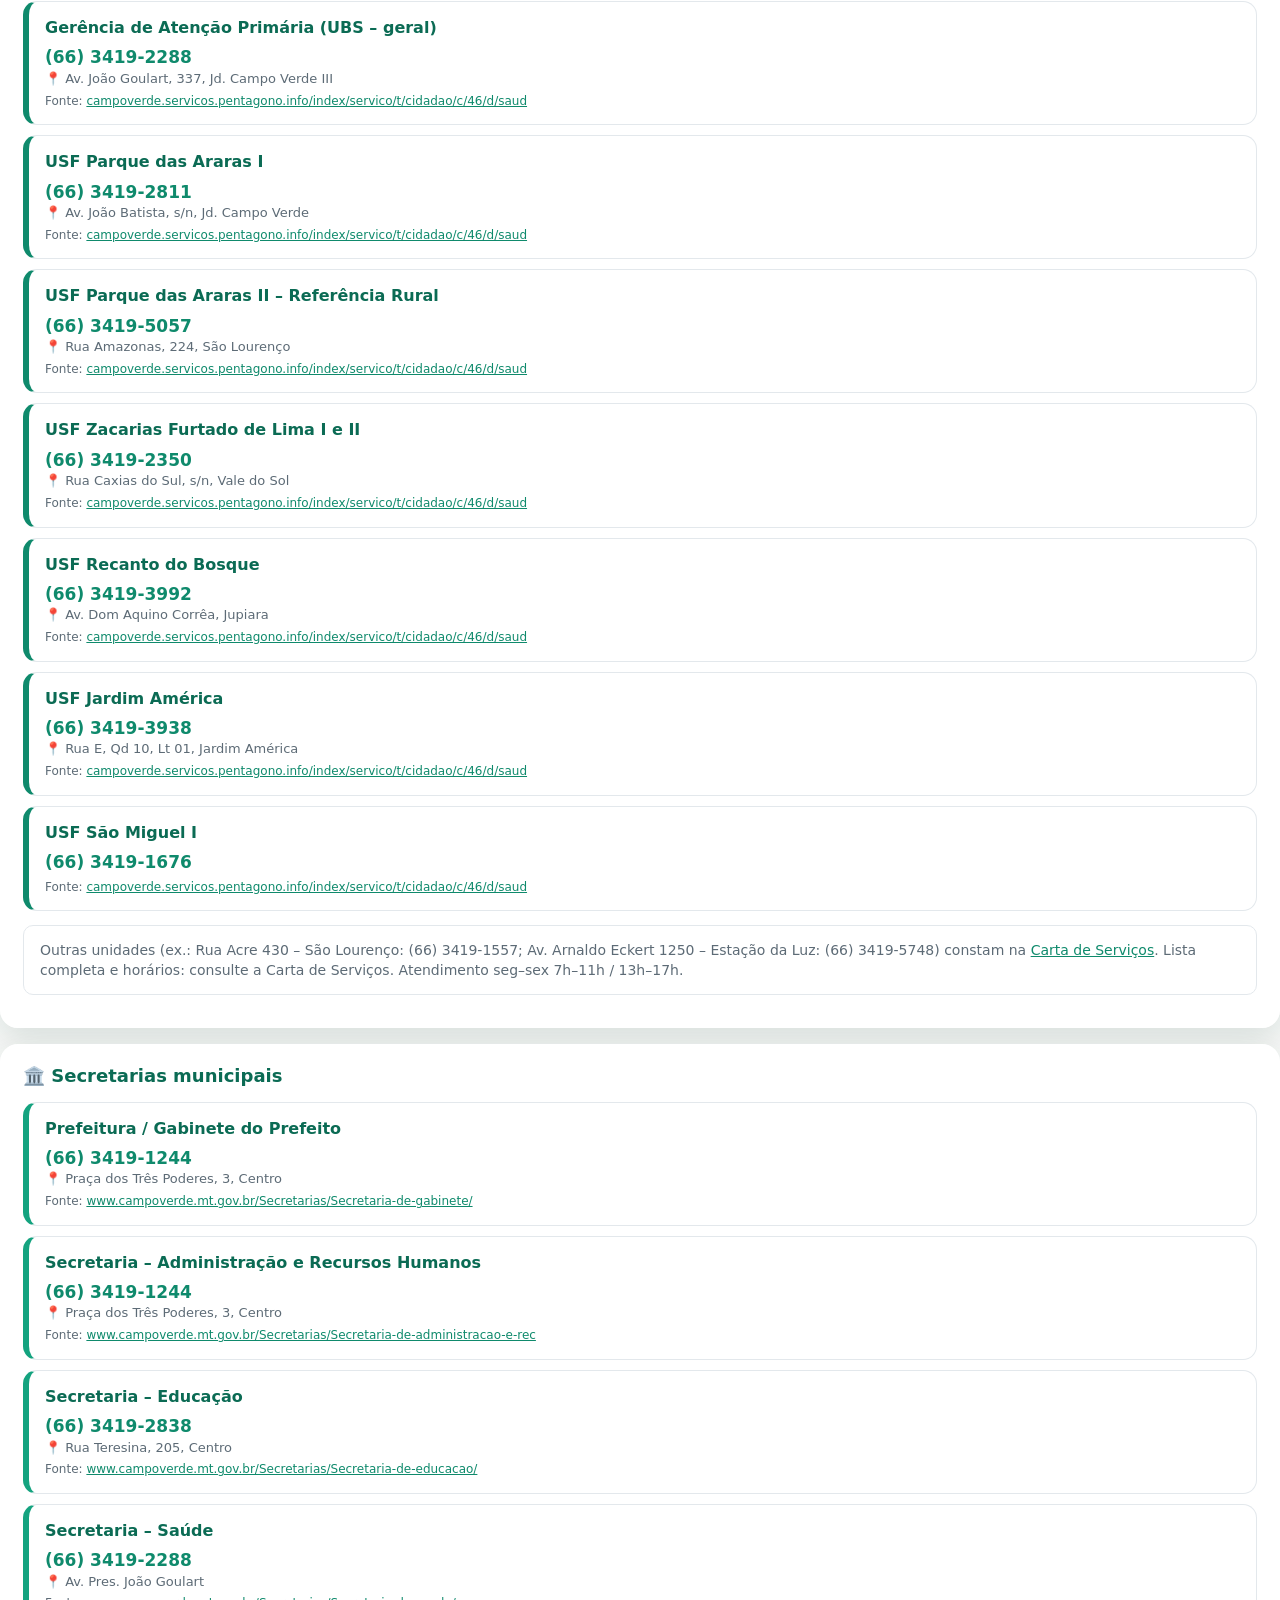
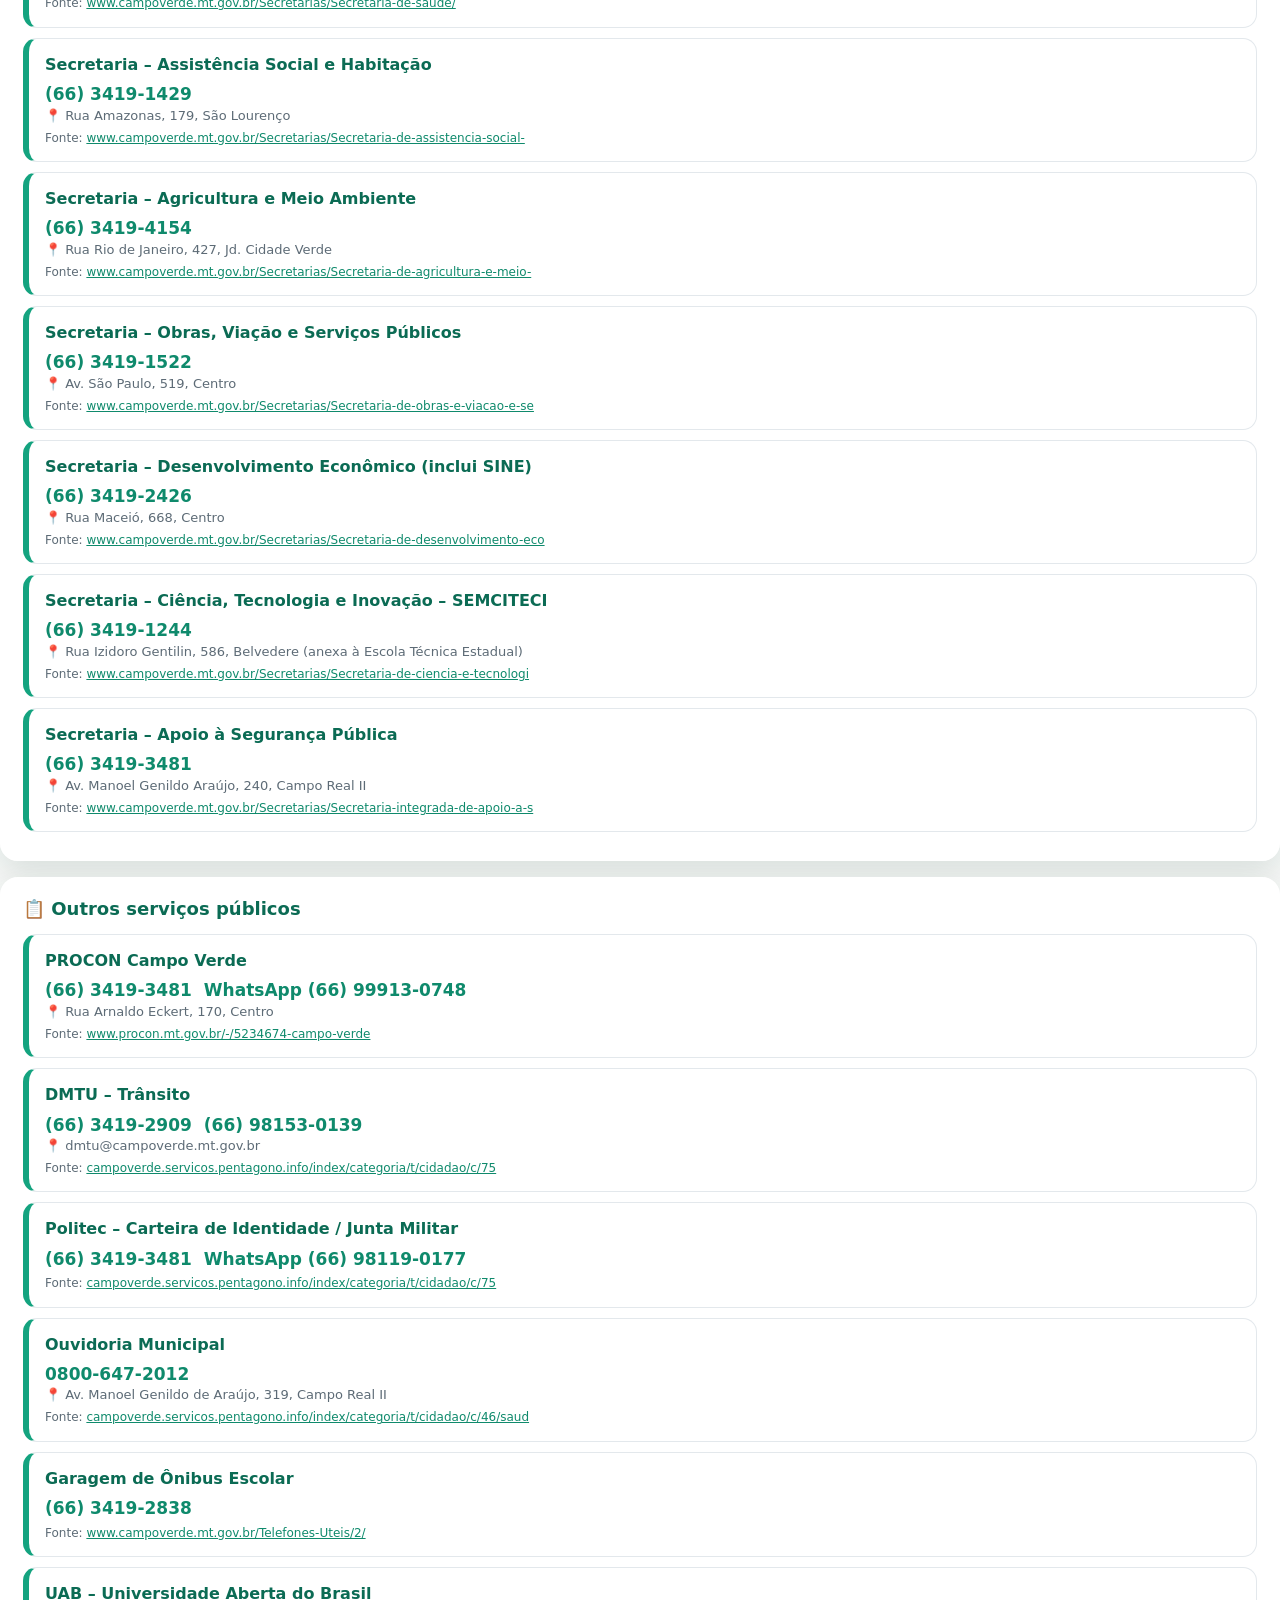
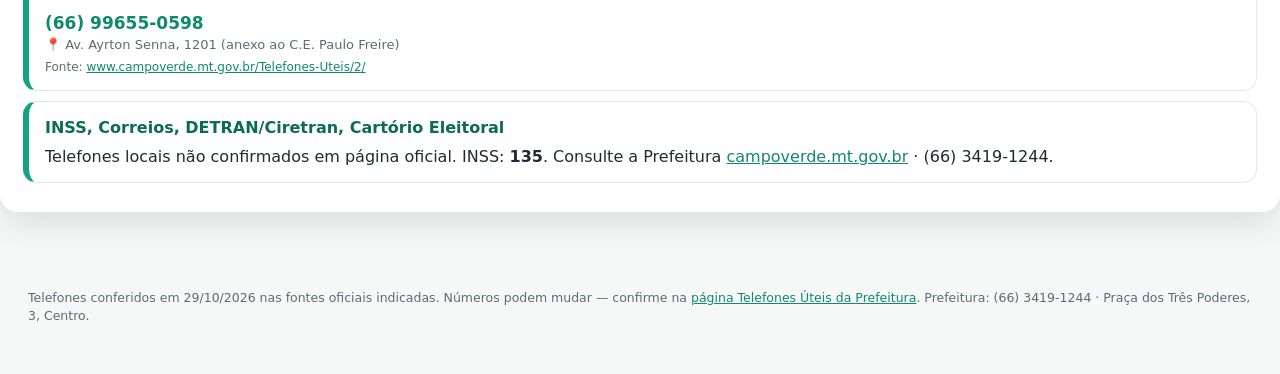
<file: telefones.html>
<!DOCTYPE html>
<html lang="pt-BR">
<head>
<meta charset="utf-8">
<meta name="viewport" content="width=device-width, initial-scale=1">
<title>Telefones públicos · Campo Verde – SEMCITECI</title>
<script defer src="https://cloud.umami.is/script.js" data-website-id="8f86e914-4372-4a19-87a1-45985c46d121"></script>
<style>
:root{--azul:#0f8a6c;--azul2:#14a37f;--verde:#0f8a6c;--laranja:#f28c28;--cinza:#5d6b76;--fundo:#f6f8f7;--branco:#fff;--borda:#e3e8ec;--texto:#1f2a33;--ambar:#b7791f}
*{box-sizing:border-box}html,body{margin:0;padding:0}
body{font-family:"Segoe UI",system-ui,-apple-system,Roboto,Arial,sans-serif;background:var(--fundo);color:var(--texto);font-size:15px;line-height:1.45}
a{color:var(--azul2)}
header.topo{background:linear-gradient(135deg,#0f8a6c 0%,#14a37f 55%,#f2a33a 130%);color:#fff;padding:18px clamp(16px,3vw,36px) 16px}
header.topo h1{margin:0;font-size:22px;font-weight:600}
header.topo .sub{margin-top:4px;font-size:13.5px;opacity:.9}
.nav-abas{display:flex;flex-wrap:wrap;gap:8px;margin-top:12px}
.nav-abas a{color:#fff;text-decoration:none;font-size:13px;font-weight:600;padding:6px 12px;border-radius:999px;border:1px solid rgba(255,255,255,.35);background:rgba(255,255,255,.12)}
.nav-abas a:hover{background:rgba(255,255,255,.22)}
.nav-abas a.ativa{background:#fff;color:#0b6b54}
main{max-width:none;width:100%;margin:-40px auto 0;padding:0 clamp(20px,4vw,48px) 48px;box-sizing:border-box;position:relative;z-index:2}
.aviso{background:#fff8e6;border:1px solid #ecc98b;border-radius:10px;padding:12px 14px;margin-bottom:14px;font-size:14px;color:#7a5210}
.intro{background:var(--branco);border:1px solid var(--borda);border-radius:10px;padding:14px 16px;margin-bottom:14px;font-size:14px;color:var(--cinza)}
.bloco{margin-bottom:22px}
.bloco h2{margin:0 0 10px;font-size:17px;color:var(--azul)}
.card{background:var(--branco);border:1px solid var(--borda);border-radius:10px;padding:14px 16px;margin-bottom:10px;border-left:6px solid var(--azul2)}
.card.sine{border-left-color:var(--verde)}
.card.aprend{border-left-color:var(--laranja)}
.card.est{border-left-color:#6b46c1}
.card h3{margin:0 0 6px;font-size:16px;color:var(--azul)}
.meta{display:grid;grid-template-columns:repeat(auto-fit,minmax(140px,1fr));gap:6px 14px;font-size:13.5px;margin:8px 0}
.meta .r{font-size:11px;text-transform:uppercase;letter-spacing:.3px;color:var(--cinza)}
.selo{display:inline-block;font-size:12px;padding:2px 8px;border-radius:999px;border:1px solid var(--borda);background:#f7f9fb;margin:0 4px 4px 0}
.selo.n{background:#e7f4ec;border-color:#a7d3b8;color:#1f5e3a;font-weight:700}
table{width:100%;border-collapse:collapse;font-size:14px;background:#fff;border:1px solid var(--borda);border-radius:10px;overflow:hidden}
th,td{padding:8px 10px;border-bottom:1px solid var(--borda);text-align:left}
th{background:#eef2f7;font-size:12px;text-transform:uppercase;color:var(--cinza)}
td.num{text-align:right;font-weight:700;white-space:nowrap}
footer{max-width:none;width:100%;margin:0 auto;padding:0 clamp(16px,3vw,36px) 30px;font-size:12.5px;color:var(--cinza);box-sizing:border-box}
.flutuantes{position:fixed;right:18px;bottom:18px;z-index:60;display:flex;flex-direction:column;align-items:flex-end;gap:10px}
.visita-flutua{display:inline-flex;align-items:center;gap:6px;background:#0f8a6c;color:#fff;text-decoration:none;border-radius:999px;padding:8px 12px;font-size:12.5px;font-weight:600;box-shadow:0 8px 24px rgba(31,58,95,.35)}
.visita-flutua .n{font-size:15px;font-weight:800;color:#f5c518}
.visita-flutua .rot{opacity:.92;font-weight:500;font-size:11.5px;line-height:1.2}
.zap-flutua{width:58px;height:58px;border-radius:50%;background:#25d366;color:#fff;display:grid;place-items:center;box-shadow:0 8px 24px rgba(18,140,70,.45);text-decoration:none}
@media (max-width:640px){header.topo{padding:14px 16px}header.topo h1{font-size:18px}.flutuantes{right:14px;bottom:14px}}
.tel{font-size:17px;font-weight:700;color:var(--verde);text-decoration:none;margin-right:12px;white-space:nowrap}
.end{font-size:13px;color:var(--cinza)}
.fonte{font-size:12px;color:var(--cinza);margin-top:4px}
.card.emerg{border-left-color:#c53030}
.card.saude{border-left-color:var(--verde)}
/* RADAR_FULLBLEED */

/* full-bleed shell aligned with home */
header.topo{background:linear-gradient(135deg,#0f8a6c 0%,#14a37f 55%,#f2a33a 130%)!important;color:#fff;padding:22px clamp(16px,3vw,36px) 56px!important;position:relative;overflow:hidden}
header.topo:after{content:"";position:absolute;right:-50px;top:-50px;width:220px;height:220px;border-radius:50%;background:rgba(255,255,255,.08);pointer-events:none}
header.topo h1{font-size:26px!important;letter-spacing:-.2px}
header.topo .sub{font-size:14.5px!important;opacity:.95}
.nav-abas a{border-color:rgba(255,255,255,.4)!important;background:rgba(255,255,255,.14)!important}
.nav-abas a.ativa{background:#fff!important;color:#0b6b54!important}
main{max-width:none!important;width:100%!important;margin:-36px auto 0!important;padding:0 clamp(16px,3vw,36px) 40px!important;position:relative;z-index:2;box-sizing:border-box}
main > .aviso,main > .intro,main > .bloco,main > section{background:rgba(255,255,255,.96);backdrop-filter:blur(10px);-webkit-backdrop-filter:blur(10px);border:1px solid rgba(255,255,255,.75);box-shadow:0 10px 28px rgba(20,60,40,.10);border-radius:16px;padding:16px 18px;margin-bottom:14px}
main > .aviso{background:#fff8e6;border-color:#ecc98b}
main > .bloco{padding:16px 18px}
main > .bloco h2{margin-top:0}
footer{max-width:none!important;width:100%!important;padding:0 clamp(16px,3vw,36px) 30px!important;box-sizing:border-box}
table{width:100%!important}
.card{width:100%;box-sizing:border-box}
body{font-size:16px!important;background:#f6f8f7!important}

</style>
<link rel="stylesheet" href="radar-fx.css?v=7">
<style id="voltar-css">.flutuantes{position:fixed!important;right:18px!important;bottom:18px!important;z-index:100010!important;display:flex!important;flex-direction:column!important;align-items:flex-end!important;gap:12px!important}.flutuantes .zap-flutua{position:static!important;right:auto!important;bottom:auto!important}a.btn-voltar,.btn-voltar{position:static!important;display:inline-flex!important;visibility:visible!important;opacity:1!important;align-items:center!important;gap:6px!important;background:#f5c518!important;background-image:none!important;color:#3a2e00!important;-webkit-text-fill-color:#3a2e00!important;border:2px solid #fff!important;text-decoration:none!important;font:700 14px system-ui,sans-serif!important;padding:11px 16px!important;border-radius:999px!important;box-shadow:0 8px 22px rgba(0,0,0,.35)!important;white-space:nowrap!important;pointer-events:auto!important;margin:0!important}a.btn-voltar:hover,.btn-voltar:hover{background:#ffe566!important;color:#3a2e00!important;-webkit-text-fill-color:#3a2e00!important}@media(max-width:640px){.flutuantes{right:14px!important;bottom:14px!important}}</style>
</head>
<body>
<header class="topo">
<h1>📞 Telefones públicos · Campo Verde</h1>
  <div class="sub">Somente Campo Verde-MT · secretarias, saúde, emergências · SEMCITECI · Atualizado: <b>29/10/2026</b></div>
  <nav class="nav-abas" aria-label="Abas do Radar">
    <a href="index.html">🔎 Radar</a>
    <a href="editais.html">📋 Editais</a>
    <a href="formacoes.html">📚 Formações para gestão Pública</a>
    <a href="empregos.html">💼 Empregos</a>
    <a class="ativa" href="telefones.html">📞 Telefones</a>
    <a href="estagios-publicos.html">🎓 Estágios públicos</a>
    <a href="como-se-inscrever.html">📝 Como se inscrever</a>
    <a href="cursos-fic.html">🛠️ Cursos FIC</a>
    <a href="cursos-tecnicos.html">🎓 Cursos técnicos</a>
    <a href="ensino-superior.html">🏫 Ensino superior</a>
  </nav>
</header>
<main>
<section class="bloco" id="contatos-oficiais"><h2>⭐ Contatos oficiais</h2>
<div class="card"><h3>SEMCITECI – Ciência, Tecnologia e Inovação</h3><div><a class="tel" href="https://wa.me/556692629903" target="_blank" rel="noopener">WhatsApp (66) 9262-9903</a><a class="tel" href="tel:+556634191244">(66) 3419-1244</a></div></div>
<div class="card"><h3>SINE Campo Verde</h3><div><a class="tel" href="tel:+556634192426">(66) 3419-2426</a><a class="tel" href="https://wa.me/5566996569279" target="_blank" rel="noopener">WhatsApp (66) 99656-9279</a></div></div>
<div class="card"><h3>ETEC Campo Verde</h3><div><a class="tel" href="tel:+556536133900">(65) 3613-3900</a></div><div class="end">✉️ <a href="mailto:etecampoverde@secitec.mt.gov.br">etecampoverde@secitec.mt.gov.br</a></div></div>
<div class="card"><h3>E.E.C.M. Ulisses Guimarães</h3><div><a class="tel" href="tel:+556699611972">(66) 99611-972</a></div><div class="end">✉️ <a href="mailto:escola.49786@edu.mt.gov.br">escola.49786@edu.mt.gov.br</a> · 📍 Rua Rio de Janeiro, 915, Centro · CNPJ 03.157.984/0001-07</div></div>
</section>
  <p class="aviso"><b>Escopo:</b> apenas telefones públicos de <b>Campo Verde-MT</b>, copiados de páginas oficiais (Prefeitura, Carta de Serviços, PM-MT, Bombeiros-MT, PROCON-MT, CNES). Cada contato traz a fonte. Em emergência, ligue <b>190 / 192 / 193</b>.</p>
<section class="bloco"><h2>🚨 Emergência – números nacionais (funcionam em Campo Verde)</h2><table><tr><th>Número</th><th>Serviço</th></tr><tr><td class="num"><a class="tel" href="tel:190">190</a></td><td>Polícia Militar</td></tr><tr><td class="num"><a class="tel" href="tel:192">192</a></td><td>SAMU – urgência médica</td></tr><tr><td class="num"><a class="tel" href="tel:193">193</a></td><td>Corpo de Bombeiros</td></tr><tr><td class="num"><a class="tel" href="tel:191">191</a></td><td>Polícia Rodoviária Federal</td></tr><tr><td class="num"><a class="tel" href="tel:197">197</a></td><td>Polícia Civil (denúncia)</td></tr><tr><td class="num"><a class="tel" href="tel:181">181</a></td><td>Disque-Denúncia MT</td></tr><tr><td class="num"><a class="tel" href="tel:199">199</a></td><td>Defesa Civil</td></tr><tr><td class="num"><a class="tel" href="tel:180">180</a></td><td>Central de Atendimento à Mulher</td></tr><tr><td class="num"><a class="tel" href="tel:100">100</a></td><td>Disque Direitos Humanos</td></tr></table><div class="fonte">Gratuitos, 24h, de qualquer telefone. Fonte: <a href="https://www.sesp.mt.gov.br/telefones-de-emergencia" target="_blank" rel="noopener">SESP-MT – Telefones de Emergência</a> e numeração nacional (Anatel).</div></section><section class="bloco"><h2>🚓 Segurança e emergência – unidades locais</h2><div class="card emerg"><h3>Polícia Militar – 8ª Cia Independente (Campo Verde)</h3><div><a class="tel" href="tel:+556634191190">(66) 3419-1190</a></div><div class="end">📍 Av. Alagoas, 262, São Lourenço</div><div class="fonte">Fonte: <a href="https://pm.des.mt.gov.br/-/3910998-8-companhia-independente-de-policia-militar-campo-verde" target="_blank" rel="noopener">pm.des.mt.gov.br/-/3910998-8-companhia-independente-de-policia-militar</a></div></div><div class="card emerg"><h3>Corpo de Bombeiros – 11º CIBM Campo Verde</h3><div><a class="tel" href="tel:+556634191286">(66) 3419-1286</a><a class="tel" href="tel:+5566981570082">(66) 98157-0082</a><a class="tel" href="tel:+5566981570090">(66) 98157-0090</a></div><div class="fonte">Fonte: <a href="https://www.bombeiros.mt.gov.br/telefones1" target="_blank" rel="noopener">www.bombeiros.mt.gov.br/telefones1</a></div></div><div class="card emerg"><h3>Defesa Civil Municipal</h3><div><a class="tel" href="tel:+5566981190105">(66) 98119-0105</a></div><div class="end">📍 Seg–sex 7h–11h / 13h–17h · emergência: 199</div><div class="fonte">Fonte: <a href="https://campoverde.servicos.pentagono.info/index/categoria/t/cidadao/c/75" target="_blank" rel="noopener">campoverde.servicos.pentagono.info/index/categoria/t/cidadao/c/75</a></div></div><div class="card emerg"><h3>CCO – Centro de Controle de Operações (24h)</h3><div><a class="tel" href="tel:+556634191244255">(66) 3419-1244 ramal 255</a></div><div class="fonte">Fonte: <a href="https://campoverde.servicos.pentagono.info/index/categoria/t/cidadao/c/75" target="_blank" rel="noopener">campoverde.servicos.pentagono.info/index/categoria/t/cidadao/c/75</a></div></div><div class="card emerg"><h3>Secretaria Integrada de Apoio à Segurança</h3><div><a class="tel" href="tel:+556634193481">(66) 3419-3481</a></div><div class="end">📍 Av. Manoel Genildo Araújo, 240, Campo Real II</div><div class="fonte">Fonte: <a href="https://www.campoverde.mt.gov.br/Secretarias/Secretaria-integrada-de-apoio-a-seguranca/" target="_blank" rel="noopener">www.campoverde.mt.gov.br/Secretarias/Secretaria-integrada-de-apoio-a-s</a></div></div><div class="card emerg"><h3>Fiscalização de Perturbação do Sossego</h3><div><a class="tel" href="tel:+5566981530137">(66) 98153-0137</a></div><div class="fonte">Fonte: <a href="https://campoverde.servicos.pentagono.info/index/categoria/t/cidadao/c/75" target="_blank" rel="noopener">campoverde.servicos.pentagono.info/index/categoria/t/cidadao/c/75</a></div></div><div class="card emerg"><h3>Polícia Civil – Delegacia de Campo Verde</h3><div>Telefone local não confirmado em página oficial. Use <b>197</b> (denúncia) / <b>190</b> (emergência) ou consulte a <a href="https://www.pjc.mt.gov.br/" target="_blank" rel="noopener">PJC-MT</a>.</div></div></section><section class="bloco"><h2>🏥 Saúde – hospital e serviços</h2><div class="card saude"><h3>SAMU – urgência e emergência</h3><div><a class="tel" href="tel:+55192">192</a></div><div class="end">📍 Base: Av. Brasília, 1111, Vale do Sol</div><div class="fonte">Fonte: <a href="https://campoverde.servicos.pentagono.info/index/categoria/t/cidadao/c/46/saude" target="_blank" rel="noopener">campoverde.servicos.pentagono.info/index/categoria/t/cidadao/c/46/saud</a></div></div><div class="card saude"><h3>Hospital Municipal Coração de Jesus (24h)</h3><div><a class="tel" href="tel:+556634192059">(66) 3419-2059</a></div><div class="end">📍 Av. Mato Grosso, 355, Centro</div><div class="fonte">Fonte: <a href="https://cnes2.datasus.gov.br/Mod_Conjunto.asp?VCo_Unidade=5102672396106" target="_blank" rel="noopener">cnes2.datasus.gov.br/Mod_Conjunto.asp?VCo_Unidade=5102672396106</a></div></div><div class="card saude"><h3>Secretaria Municipal de Saúde</h3><div><a class="tel" href="tel:+556634192288">(66) 3419-2288</a></div><div class="end">📍 Av. Pres. João Goulart · saude@campoverde.mt.gov.br</div><div class="fonte">Fonte: <a href="https://www.campoverde.mt.gov.br/Secretarias/Secretaria-de-saude/" target="_blank" rel="noopener">www.campoverde.mt.gov.br/Secretarias/Secretaria-de-saude/</a></div></div><div class="card saude"><h3>Atenção Primária – NASF / Academia da Saúde</h3><div><a class="tel" href="tel:+556634192333">(66) 3419-2333</a></div><div class="fonte">Fonte: <a href="https://campoverde.servicos.pentagono.info/index/categoria/t/cidadao/c/46/saude" target="_blank" rel="noopener">campoverde.servicos.pentagono.info/index/categoria/t/cidadao/c/46/saud</a></div></div><div class="card saude"><h3>Farmácia Municipal (inclui Alto Custo)</h3><div><a class="tel" href="tel:+556634193605">(66) 3419-3605</a><a class="tel" href="https://wa.me/5566999396089" target="_blank" rel="noopener">WhatsApp (66) 99939-6089</a></div><div class="end">📍 Rua João Pessoa, 534, Centro</div><div class="fonte">Fonte: <a href="https://campoverde.servicos.pentagono.info/index/servico/t/cidadao/c/46/d/saude/s/263/farmacia-municipal" target="_blank" rel="noopener">campoverde.servicos.pentagono.info/index/servico/t/cidadao/c/46/d/saud</a></div></div><div class="card saude"><h3>Farmácia Satélite I</h3><div><a class="tel" href="tel:+5566999265947">(66) 99926-5947</a></div><div class="end">📍 Av. São Cristóvão, Qd 11, Lt 21, Jardim América</div><div class="fonte">Fonte: <a href="https://campoverde.servicos.pentagono.info/index/servico/t/cidadao/c/46/d/saude/s/2789/farmacia-satelite-i" target="_blank" rel="noopener">campoverde.servicos.pentagono.info/index/servico/t/cidadao/c/46/d/saud</a></div></div></section><section class="bloco"><h2>🩺 Postos de saúde / UBS (USF)</h2><div class="card saude"><h3>Gerência de Atenção Primária (UBS – geral)</h3><div><a class="tel" href="tel:+556634192288">(66) 3419-2288</a></div><div class="end">📍 Av. João Goulart, 337, Jd. Campo Verde III</div><div class="fonte">Fonte: <a href="https://campoverde.servicos.pentagono.info/index/servico/t/cidadao/c/46/d/saude/s/508/atencao-primaria-unidades-de-s" target="_blank" rel="noopener">campoverde.servicos.pentagono.info/index/servico/t/cidadao/c/46/d/saud</a></div></div><div class="card saude"><h3>USF Parque das Araras I</h3><div><a class="tel" href="tel:+556634192811">(66) 3419-2811</a></div><div class="end">📍 Av. João Batista, s/n, Jd. Campo Verde</div><div class="fonte">Fonte: <a href="https://campoverde.servicos.pentagono.info/index/servico/t/cidadao/c/46/d/saude/s/508/atencao-primaria-unidades-de-s" target="_blank" rel="noopener">campoverde.servicos.pentagono.info/index/servico/t/cidadao/c/46/d/saud</a></div></div><div class="card saude"><h3>USF Parque das Araras II – Referência Rural</h3><div><a class="tel" href="tel:+556634195057">(66) 3419-5057</a></div><div class="end">📍 Rua Amazonas, 224, São Lourenço</div><div class="fonte">Fonte: <a href="https://campoverde.servicos.pentagono.info/index/servico/t/cidadao/c/46/d/saude/s/508/atencao-primaria-unidades-de-s" target="_blank" rel="noopener">campoverde.servicos.pentagono.info/index/servico/t/cidadao/c/46/d/saud</a></div></div><div class="card saude"><h3>USF Zacarias Furtado de Lima I e II</h3><div><a class="tel" href="tel:+556634192350">(66) 3419-2350</a></div><div class="end">📍 Rua Caxias do Sul, s/n, Vale do Sol</div><div class="fonte">Fonte: <a href="https://campoverde.servicos.pentagono.info/index/servico/t/cidadao/c/46/d/saude/s/508/atencao-primaria-unidades-de-s" target="_blank" rel="noopener">campoverde.servicos.pentagono.info/index/servico/t/cidadao/c/46/d/saud</a></div></div><div class="card saude"><h3>USF Recanto do Bosque</h3><div><a class="tel" href="tel:+556634193992">(66) 3419-3992</a></div><div class="end">📍 Av. Dom Aquino Corrêa, Jupiara</div><div class="fonte">Fonte: <a href="https://campoverde.servicos.pentagono.info/index/servico/t/cidadao/c/46/d/saude/s/508/atencao-primaria-unidades-de-s" target="_blank" rel="noopener">campoverde.servicos.pentagono.info/index/servico/t/cidadao/c/46/d/saud</a></div></div><div class="card saude"><h3>USF Jardim América</h3><div><a class="tel" href="tel:+556634193938">(66) 3419-3938</a></div><div class="end">📍 Rua E, Qd 10, Lt 01, Jardim América</div><div class="fonte">Fonte: <a href="https://campoverde.servicos.pentagono.info/index/servico/t/cidadao/c/46/d/saude/s/508/atencao-primaria-unidades-de-s" target="_blank" rel="noopener">campoverde.servicos.pentagono.info/index/servico/t/cidadao/c/46/d/saud</a></div></div><div class="card saude"><h3>USF São Miguel I</h3><div><a class="tel" href="tel:+556634191676">(66) 3419-1676</a></div><div class="fonte">Fonte: <a href="https://campoverde.servicos.pentagono.info/index/servico/t/cidadao/c/46/d/saude/s/508/atencao-primaria-unidades-de-s" target="_blank" rel="noopener">campoverde.servicos.pentagono.info/index/servico/t/cidadao/c/46/d/saud</a></div></div><p class="intro">Outras unidades (ex.: Rua Acre 430 – São Lourenço: (66) 3419-1557; Av. Arnaldo Eckert 1250 – Estação da Luz: (66) 3419-5748) constam na <a href="https://campoverde.servicos.pentagono.info/index/servico/t/cidadao/c/46/d/saude/s/508/atencao-primaria-unidades-de-s" target="_blank" rel="noopener">Carta de Serviços</a>. Lista completa e horários: consulte a Carta de Serviços. Atendimento seg–sex 7h–11h / 13h–17h.</p></section><section class="bloco"><h2>🏛️ Secretarias municipais</h2><div class="card "><h3>Prefeitura / Gabinete do Prefeito</h3><div><a class="tel" href="tel:+556634191244">(66) 3419-1244</a></div><div class="end">📍 Praça dos Três Poderes, 3, Centro</div><div class="fonte">Fonte: <a href="https://www.campoverde.mt.gov.br/Secretarias/Secretaria-de-gabinete/" target="_blank" rel="noopener">www.campoverde.mt.gov.br/Secretarias/Secretaria-de-gabinete/</a></div></div><div class="card "><h3>Secretaria – Administração e Recursos Humanos</h3><div><a class="tel" href="tel:+556634191244">(66) 3419-1244</a></div><div class="end">📍 Praça dos Três Poderes, 3, Centro</div><div class="fonte">Fonte: <a href="https://www.campoverde.mt.gov.br/Secretarias/Secretaria-de-administracao-e-recursos-humanos/" target="_blank" rel="noopener">www.campoverde.mt.gov.br/Secretarias/Secretaria-de-administracao-e-rec</a></div></div><div class="card "><h3>Secretaria – Educação</h3><div><a class="tel" href="tel:+556634192838">(66) 3419-2838</a></div><div class="end">📍 Rua Teresina, 205, Centro</div><div class="fonte">Fonte: <a href="https://www.campoverde.mt.gov.br/Secretarias/Secretaria-de-educacao/" target="_blank" rel="noopener">www.campoverde.mt.gov.br/Secretarias/Secretaria-de-educacao/</a></div></div><div class="card "><h3>Secretaria – Saúde</h3><div><a class="tel" href="tel:+556634192288">(66) 3419-2288</a></div><div class="end">📍 Av. Pres. João Goulart</div><div class="fonte">Fonte: <a href="https://www.campoverde.mt.gov.br/Secretarias/Secretaria-de-saude/" target="_blank" rel="noopener">www.campoverde.mt.gov.br/Secretarias/Secretaria-de-saude/</a></div></div><div class="card "><h3>Secretaria – Assistência Social e Habitação</h3><div><a class="tel" href="tel:+556634191429">(66) 3419-1429</a></div><div class="end">📍 Rua Amazonas, 179, São Lourenço</div><div class="fonte">Fonte: <a href="https://www.campoverde.mt.gov.br/Secretarias/Secretaria-de-assistencia-social-e-habitacao/" target="_blank" rel="noopener">www.campoverde.mt.gov.br/Secretarias/Secretaria-de-assistencia-social-</a></div></div><div class="card "><h3>Secretaria – Agricultura e Meio Ambiente</h3><div><a class="tel" href="tel:+556634194154">(66) 3419-4154</a></div><div class="end">📍 Rua Rio de Janeiro, 427, Jd. Cidade Verde</div><div class="fonte">Fonte: <a href="https://www.campoverde.mt.gov.br/Secretarias/Secretaria-de-agricultura-e-meio-ambiente/" target="_blank" rel="noopener">www.campoverde.mt.gov.br/Secretarias/Secretaria-de-agricultura-e-meio-</a></div></div><div class="card "><h3>Secretaria – Obras, Viação e Serviços Públicos</h3><div><a class="tel" href="tel:+556634191522">(66) 3419-1522</a></div><div class="end">📍 Av. São Paulo, 519, Centro</div><div class="fonte">Fonte: <a href="https://www.campoverde.mt.gov.br/Secretarias/Secretaria-de-obras-e-viacao-e-servicos-publicos/" target="_blank" rel="noopener">www.campoverde.mt.gov.br/Secretarias/Secretaria-de-obras-e-viacao-e-se</a></div></div><div class="card "><h3>Secretaria – Desenvolvimento Econômico (inclui SINE)</h3><div><a class="tel" href="tel:+556634192426">(66) 3419-2426</a></div><div class="end">📍 Rua Maceió, 668, Centro</div><div class="fonte">Fonte: <a href="https://www.campoverde.mt.gov.br/Secretarias/Secretaria-de-desenvolvimento-economico/" target="_blank" rel="noopener">www.campoverde.mt.gov.br/Secretarias/Secretaria-de-desenvolvimento-eco</a></div></div><div class="card "><h3>Secretaria – Ciência, Tecnologia e Inovação – SEMCITECI</h3><div><a class="tel" href="tel:+556634191244">(66) 3419-1244</a></div><div class="end">📍 Rua Izidoro Gentilin, 586, Belvedere (anexa à Escola Técnica Estadual)</div><div class="fonte">Fonte: <a href="https://www.campoverde.mt.gov.br/Secretarias/Secretaria-de-ciencia-e-tecnologia/" target="_blank" rel="noopener">www.campoverde.mt.gov.br/Secretarias/Secretaria-de-ciencia-e-tecnologi</a></div></div><div class="card "><h3>Secretaria – Apoio à Segurança Pública</h3><div><a class="tel" href="tel:+556634193481">(66) 3419-3481</a></div><div class="end">📍 Av. Manoel Genildo Araújo, 240, Campo Real II</div><div class="fonte">Fonte: <a href="https://www.campoverde.mt.gov.br/Secretarias/Secretaria-integrada-de-apoio-a-seguranca/" target="_blank" rel="noopener">www.campoverde.mt.gov.br/Secretarias/Secretaria-integrada-de-apoio-a-s</a></div></div></section><section class="bloco"><h2>📋 Outros serviços públicos</h2><div class="card "><h3>PROCON Campo Verde</h3><div><a class="tel" href="tel:+556634193481">(66) 3419-3481</a><a class="tel" href="https://wa.me/5566999130748" target="_blank" rel="noopener">WhatsApp (66) 99913-0748</a></div><div class="end">📍 Rua Arnaldo Eckert, 170, Centro</div><div class="fonte">Fonte: <a href="https://www.procon.mt.gov.br/-/5234674-campo-verde" target="_blank" rel="noopener">www.procon.mt.gov.br/-/5234674-campo-verde</a></div></div><div class="card "><h3>DMTU – Trânsito</h3><div><a class="tel" href="tel:+556634192909">(66) 3419-2909</a><a class="tel" href="tel:+5566981530139">(66) 98153-0139</a></div><div class="end">📍 dmtu@campoverde.mt.gov.br</div><div class="fonte">Fonte: <a href="https://campoverde.servicos.pentagono.info/index/categoria/t/cidadao/c/75" target="_blank" rel="noopener">campoverde.servicos.pentagono.info/index/categoria/t/cidadao/c/75</a></div></div><div class="card "><h3>Politec – Carteira de Identidade / Junta Militar</h3><div><a class="tel" href="tel:+556634193481">(66) 3419-3481</a><a class="tel" href="https://wa.me/5566981190177" target="_blank" rel="noopener">WhatsApp (66) 98119-0177</a></div><div class="fonte">Fonte: <a href="https://campoverde.servicos.pentagono.info/index/categoria/t/cidadao/c/75" target="_blank" rel="noopener">campoverde.servicos.pentagono.info/index/categoria/t/cidadao/c/75</a></div></div><div class="card "><h3>Ouvidoria Municipal</h3><div><a class="tel" href="tel:+5508006472012">0800-647-2012</a></div><div class="end">📍 Av. Manoel Genildo de Araújo, 319, Campo Real II</div><div class="fonte">Fonte: <a href="https://campoverde.servicos.pentagono.info/index/categoria/t/cidadao/c/46/saude" target="_blank" rel="noopener">campoverde.servicos.pentagono.info/index/categoria/t/cidadao/c/46/saud</a></div></div><div class="card "><h3>Garagem de Ônibus Escolar</h3><div><a class="tel" href="tel:+556634192838">(66) 3419-2838</a></div><div class="fonte">Fonte: <a href="https://www.campoverde.mt.gov.br/Telefones-Uteis/2/" target="_blank" rel="noopener">www.campoverde.mt.gov.br/Telefones-Uteis/2/</a></div></div><div class="card "><h3>UAB – Universidade Aberta do Brasil</h3><div><a class="tel" href="tel:+5566996550598">(66) 99655-0598</a></div><div class="end">📍 Av. Ayrton Senna, 1201 (anexo ao C.E. Paulo Freire)</div><div class="fonte">Fonte: <a href="https://www.campoverde.mt.gov.br/Telefones-Uteis/2/" target="_blank" rel="noopener">www.campoverde.mt.gov.br/Telefones-Uteis/2/</a></div></div><div class="card"><h3>INSS, Correios, DETRAN/Ciretran, Cartório Eleitoral</h3><div>Telefones locais não confirmados em página oficial. INSS: <b>135</b>. Consulte a Prefeitura <a href="https://www.campoverde.mt.gov.br" target="_blank" rel="noopener">campoverde.mt.gov.br</a> · (66) 3419-1244.</div></div></section>
</main>
<footer>
  <p>Telefones conferidos em 29/10/2026 nas fontes oficiais indicadas. Números podem mudar — confirme na <a href="https://www.campoverde.mt.gov.br/Telefones-Uteis/">página Telefones Úteis da Prefeitura</a>. Prefeitura: (66) 3419-1244 · Praça dos Três Poderes, 3, Centro.</p>
</footer>
</footer>
<div class="flutuantes">
<a class="btn-voltar" href="index.html" aria-label="Voltar para o Radar">← Voltar</a>
  <a class="visita-flutua" href="https://cloud.umami.is/share/7hVTdO6MIDLnGNvM" target="_blank" rel="noopener noreferrer" title="Ver estatísticas públicas" aria-label="Visitas ao Radar"><span class="n" id="visitaNum">–</span><span class="rot">visitas<br>no Radar</span></a>
  <a class="zap-flutua" href="https://wa.me/556692629903?text=Ol%C3%A1%2C%20vim%20pelo%20Radar%20de%20Oportunidades%20e%20gostaria%20de%20falar%20com%20a%20SEMCITECI." target="_blank" rel="noopener" aria-label="Fale com a SEMCITECI pelo WhatsApp" title="Fale com a SEMCITECI"><svg width="28" height="28" viewBox="0 0 32 32" aria-hidden="true"><path fill="currentColor" d="M16 3C9 3 3.3 8.7 3.3 15.7c0 2.5.7 4.9 2 7L3 29l6.5-2.1c2 1.1 4.2 1.7 6.5 1.7 7 0 12.7-5.7 12.7-12.7S23 3 16 3zm0 23.2c-2.1 0-4.1-.6-5.9-1.7l-.4-.3-3.9 1.3 1.3-3.8-.3-.4c-1.2-1.8-1.9-3.9-1.9-6.1C4.9 9.6 9.9 4.7 16 4.7s11.1 5 11.1 11.1S22.1 26.2 16 26.2zm6.1-8.3c-.3-.2-2-1-2.3-1.1-.3-.1-.5-.2-.8.2-.2.3-.9 1.1-1.1 1.3-.2.2-.4.3-.7.1-.3-.2-1.4-.5-2.7-1.7-1-.9-1.7-2-1.9-2.3-.2-.3 0-.5.1-.7l.5-.6c.2-.2.2-.4.3-.6.1-.2 0-.5 0-.6l-1-2.5c-.3-.7-.5-.6-.8-.6h-.6c-.2 0-.6.1-.9.4-.3.3-1.2 1.1-1.2 2.8s1.2 3.2 1.4 3.5c.2.2 2.4 3.6 5.8 5 .8.3 1.4.5 1.9.7.8.3 1.5.2 2.1.1.6-.1 2-.8 2.2-1.6.3-.8.3-1.4.2-1.6-.1-.1-.3-.2-.6-.3z"/></svg></a>
</div>
<script>
(function(){
  var SHARE='7hVTdO6MIDLnGNvM',WID='8f86e914-4372-4a19-87a1-45985c46d121',BASE='https://cloud.umami.is/analytics/us/api',el=document.getElementById('visitaNum');
  if(el){ fetch(BASE+'/share/'+SHARE).then(function(r){return r.json();}).then(function(s){return fetch(BASE+'/websites/'+WID+'/stats?startAt=0&endAt='+Date.now(),{headers:{'x-umami-share-token':s.token,'x-umami-share-context':SHARE}}).then(function(r){return r.json();});}).then(function(st){if(st&&st.visitors!=null)el.textContent=Number(st.visitors).toLocaleString('pt-BR');}).catch(function(){}); }
})();
</script>
<script defer src="radar-fx.js?v=2"></script>
</body>
</html>
</file>
<file: radar-fx.css>
/* Radar SEMCITECI — transição tecnológica entre abas */
@view-transition { navigation: auto; }

::view-transition-old(root) {
  animation: radar-out .42s cubic-bezier(.2,.8,.2,1) both;
}
::view-transition-new(root) {
  animation: radar-in .55s cubic-bezier(.2,.8,.2,1) both;
}

@keyframes radar-out {
  0% { opacity: 1; filter: blur(0) brightness(1); transform: scale(1); }
  100% { opacity: 0; filter: blur(8px) brightness(1.25); transform: scale(1.03); }
}
@keyframes radar-in {
  0% { opacity: 0; filter: blur(10px) brightness(1.35); transform: scale(.97); clip-path: inset(0 50% 0 50%); }
  55% { clip-path: inset(0 0 0 0); }
  100% { opacity: 1; filter: blur(0) brightness(1); transform: scale(1); clip-path: inset(0 0 0 0); }
}

#radar-fx-overlay {
  position: fixed; inset: 0; z-index: 99999; pointer-events: none;
  opacity: 0; visibility: hidden;
  background:
    radial-gradient(ellipse 80% 60% at 50% 40%, rgba(15,138,108,.45), transparent 70%),
    linear-gradient(180deg, #06241c 0%, #0b3d32 45%, #0a2a24 100%);
  transition: opacity .2s ease, visibility .2s;
}
#radar-fx-overlay.on { opacity: 1; visibility: visible; pointer-events: auto; }

#radar-fx-overlay .grid {
  position: absolute; inset: 0;
  background-image:
    linear-gradient(rgba(120,255,210,.08) 1px, transparent 1px),
    linear-gradient(90deg, rgba(120,255,210,.08) 1px, transparent 1px);
  background-size: 40px 40px;
  mask-image: radial-gradient(ellipse at center, #000 30%, transparent 75%);
  animation: grid-pulse .9s ease-out both;
}
#radar-fx-overlay .scan {
  position: absolute; left: 0; right: 0; height: 28%;
  background: linear-gradient(180deg, transparent, rgba(80,255,200,.35), transparent);
  box-shadow: 0 0 40px rgba(80,255,200,.4);
  animation: scan-sweep .85s cubic-bezier(.2,.7,.2,1) both;
}
#radar-fx-overlay .ring {
  position: absolute; left: 50%; top: 42%; width: 180px; height: 180px;
  margin: -90px 0 0 -90px; border-radius: 50%;
  border: 2px solid rgba(120,255,210,.55);
  box-shadow: 0 0 30px rgba(80,255,200,.35), inset 0 0 30px rgba(80,255,200,.12);
  animation: ring-spin .9s ease-out both;
}
#radar-fx-overlay .ring:before, #radar-fx-overlay .ring:after {
  content: ""; position: absolute; inset: 18%; border-radius: 50%;
  border: 1px dashed rgba(120,255,210,.4);
}
#radar-fx-overlay .ring:after { inset: 34%; border-style: solid; border-color: rgba(242,140,40,.7); }
#radar-fx-overlay .beam {
  position: absolute; left: 50%; top: 42%; width: 2px; height: 90px;
  margin-left: -1px; margin-top: -90px;
  background: linear-gradient(180deg, rgba(242,140,40,.95), transparent);
  transform-origin: bottom center;
  animation: beam-rot .9s linear both;
  filter: drop-shadow(0 0 8px #f28c28);
}
#radar-fx-overlay .label {
  position: absolute; left: 50%; top: 68%; transform: translateX(-50%);
  font-family: "Segoe UI", system-ui, sans-serif;
  font-size: 13px; font-weight: 700; letter-spacing: .28em; text-transform: uppercase;
  color: #b8ffe8; text-shadow: 0 0 18px rgba(80,255,200,.8);
  white-space: nowrap;
}
#radar-fx-overlay .label b { color: #ffd28a; }

@keyframes scan-sweep {
  0% { top: -30%; opacity: 0; }
  20% { opacity: 1; }
  100% { top: 100%; opacity: .2; }
}
@keyframes ring-spin {
  0% { transform: scale(.4) rotate(0deg); opacity: 0; }
  40% { opacity: 1; }
  100% { transform: scale(1.15) rotate(180deg); opacity: .85; }
}
@keyframes beam-rot {
  0% { transform: rotate(0deg); opacity: 0; }
  15% { opacity: 1; }
  100% { transform: rotate(320deg); opacity: .7; }
}
@keyframes grid-pulse {
  0% { opacity: 0; transform: scale(1.08); }
  100% { opacity: 1; transform: scale(1); }
}

/* entrada da página */
body.radar-enter main,
body.radar-enter .shell,
body.radar-enter .painel {
  animation: page-rise .65s cubic-bezier(.2,.8,.2,1) both;
}
@keyframes page-rise {
  0% { opacity: 0; transform: translateY(18px); filter: blur(6px); }
  100% { opacity: 1; transform: none; filter: none; }
}

@media (prefers-reduced-motion: reduce) {
  ::view-transition-old(root), ::view-transition-new(root),
  #radar-fx-overlay .scan, #radar-fx-overlay .ring, #radar-fx-overlay .beam,
  #radar-fx-overlay .grid, body.radar-enter main, body.radar-enter .shell, body.radar-enter .painel {
    animation: none !important;
  }
  #radar-fx-overlay { display: none !important; }
}


/* === Tema unificado das abas (igual à inicial) === */
html, body { width: 100%; max-width: 100%; overflow-x: hidden; }
body {
  --azul: #0f8a6c !important;
  --azul2: #14a37f !important;
  --verde: #0f8a6c !important;
  --laranja: #f28c28 !important;
  --cinza: #5d6b76 !important;
  --fundo: #f6f8f7 !important;
  --borda: #e3e8ec !important;
  --texto: #1f2a33 !important;
  background: #f6f8f7 !important;
  font-size: 16px !important;
}
header.topo {
  background: linear-gradient(135deg, #0f8a6c 0%, #14a37f 55%, #f2a33a 130%) !important;
  background-size: 200% 200% !important;
  color: #fff !important;
  padding: 24px 0 64px !important; /* lateral = .wrap (mesma margem da logo) */
  width: 100% !important;
  box-sizing: border-box !important;
  position: relative !important;
  overflow: hidden !important;
}
header.topo:after {
  content: "" !important;
  position: absolute !important;
  right: -60px !important; top: -60px !important;
  width: 260px !important; height: 260px !important;
  border-radius: 50% !important;
  background: rgba(255,255,255,.1) !important;
  pointer-events: none !important;
}
header.topo h1 { margin: 0 !important; font-size: clamp(22px, 2.4vw, 30px) !important; font-weight: 700 !important; letter-spacing: -.3px !important; }
header.topo .sub { margin-top: 6px !important; font-size: 15px !important; opacity: .95 !important; }
.nav-abas { display: flex !important; flex-wrap: wrap !important; gap: 8px !important; margin-top: 14px !important; }
.nav-abas a {
  color: #fff !important; text-decoration: none !important; font-size: 13px !important; font-weight: 600 !important;
  padding: 7px 14px !important; border-radius: 999px !important;
  border: 1px solid rgba(255,255,255,.42) !important; background: rgba(255,255,255,.16) !important;
}
.nav-abas a:hover { background: rgba(255,255,255,.28) !important; }
.nav-abas a.ativa { background: #fff !important; color: #0b6b54 !important; border-color: #fff !important; }

main {
  max-width: none !important;
  width: 100% !important;
  margin: -40px 0 0 !important;
  padding: 0 0 48px !important; /* lateral via .wrap */
  position: relative !important;
  z-index: 2 !important;
  box-sizing: border-box !important;
}
main > .aviso,
main > .intro,
main > .bloco,
main > section.bloco {
  width: 100% !important;
  max-width: none !important;
  box-sizing: border-box !important;
  background: rgba(255,255,255,.96) !important;
  backdrop-filter: blur(12px);
  -webkit-backdrop-filter: blur(12px);
  border: 1px solid rgba(255,255,255,.75) !important;
  box-shadow: 0 12px 32px rgba(20,60,40,.12) !important;
  border-radius: 18px !important;
  padding: 18px 22px !important;
  margin-bottom: 16px !important;
}
main > .aviso { background: #fff8e6 !important; border-color: #ecc98b !important; }
main > .bloco h2 { margin: 0 0 12px !important; color: #0b6b54 !important; font-size: 18px !important; }
.card {
  width: 100% !important;
  max-width: none !important;
  box-sizing: border-box !important;
  border-radius: 14px !important;
  border-left-width: 6px !important;
}
.card h3 { color: #0b6b54 !important; }
table { width: 100% !important; border-radius: 14px !important; overflow: hidden !important; }
.selo.n, .selo.ok { background: #e6f6f1 !important; border-color: #9ad9c4 !important; color: #0b6b54 !important; }
a { color: #0f8a6c !important; }
footer {
  max-width: none !important; width: 100% !important;
  padding: 0 clamp(16px, 3vw, 28px) 36px !important;
  box-sizing: border-box !important;
}
.visita-flutua { background: #0f8a6c !important; }
/* mesma margem lateral da logo em todo o Radar */
.wrap,
.shell.wrap,
header.topo .wrap {
  padding-left: clamp(16px, 3vw, 28px) !important;
  padding-right: clamp(16px, 3vw, 28px) !important;
  box-sizing: border-box !important;
}
@media (max-width: 640px) {
  header.topo { padding: 18px 0 52px !important; }
  header.topo h1 { font-size: 20px !important; }
  main { padding-left: 0 !important; padding-right: 0 !important; padding-bottom: 32px !important; margin-top: -28px !important; }
}

/* Voltar amarelo no stack flutuante (acima do medidor) */
.flutuantes{
  position:fixed !important;
  right:18px !important;
  bottom:18px !important;
  z-index:100010 !important;
  display:flex !important;
  flex-direction:column !important;
  align-items:flex-end !important;
  gap:12px !important;
}
.flutuantes .zap-flutua{position:static !important;right:auto !important;bottom:auto !important}
a.btn-voltar,
.btn-voltar{
  position:static !important;
  display:inline-flex !important;
  visibility:visible !important;
  opacity:1 !important;
  align-items:center !important;
  gap:6px !important;
  background:#f5c518 !important;
  background-image:none !important;
  color:#3a2e00 !important;
  -webkit-text-fill-color:#3a2e00 !important;
  border:2px solid #fff !important;
  text-decoration:none !important;
  font:700 14px system-ui,sans-serif !important;
  padding:11px 16px !important;
  border-radius:999px !important;
  box-shadow:0 8px 22px rgba(0,0,0,.35) !important;
  white-space:nowrap !important;
  pointer-events:auto !important;
  margin:0 !important;
}
a.btn-voltar:hover,
.btn-voltar:hover{background:#ffe566 !important;color:#3a2e00 !important;-webkit-text-fill-color:#3a2e00 !important}
@media (max-width:640px){
  .flutuantes{right:14px !important;bottom:14px !important}
}
</file>
